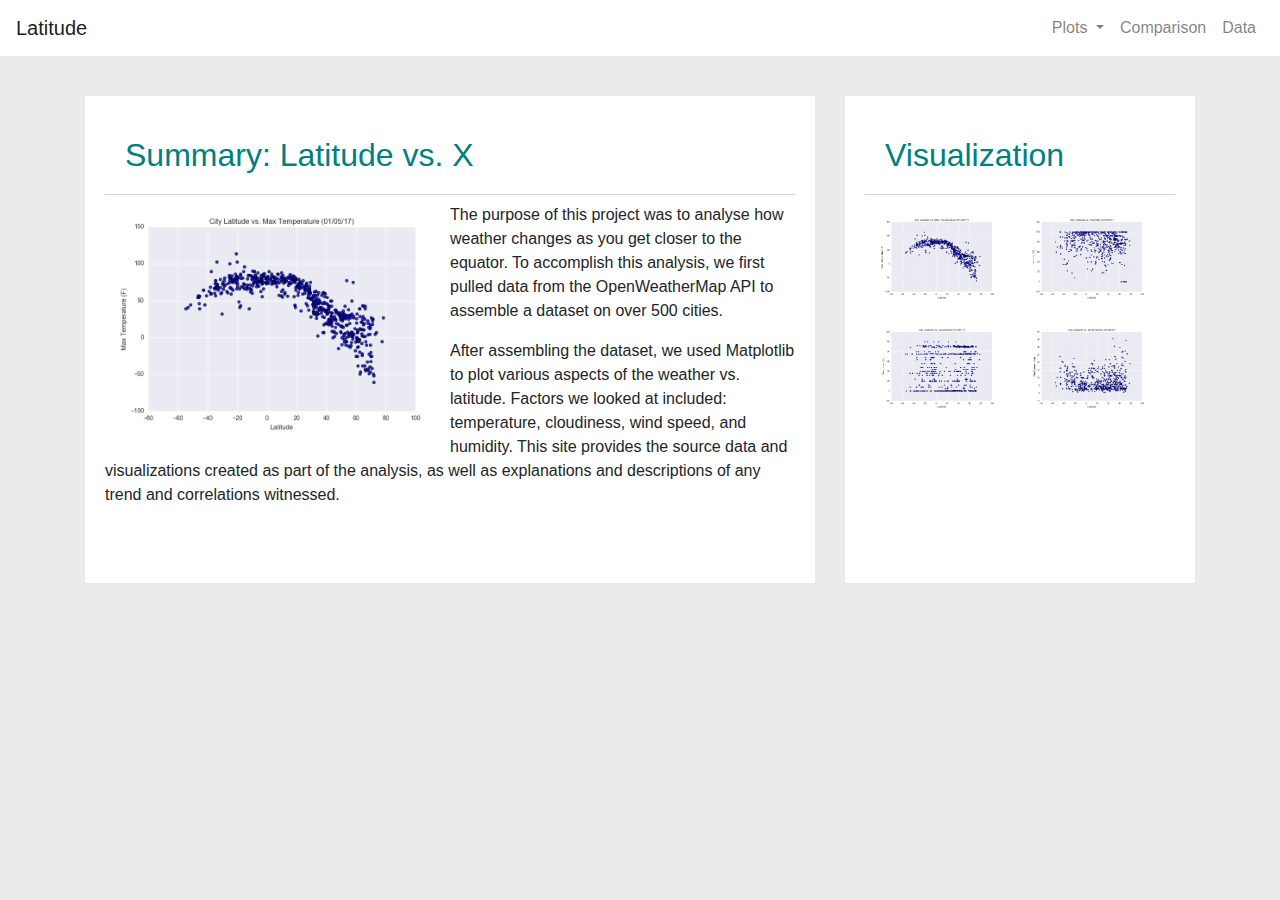
<file: index.html>
<!DOCTYPE html>
<html lang="en">

<head>
  <meta charset="utf-8">
  <title>web-design-challenge</title>
  <link rel="stylesheet" href="https://maxcdn.bootstrapcdn.com/bootstrap/4.5.2/css/bootstrap.min.css">
  <link rel="stylesheet" href="style.css">
</head>

<body class = "body" style="background-color: rgb(235, 235, 235);">
    <div class="container-liquid">
        <nav class="navbar navbar-expand-lg navbar-light" style="background-color: white;">
            <a class="navbar-brand mb-0 h1" href="index.html">Latitude</a>
            <button class="navbar-toggler" type="button" data-toggle="collapse" data-target="#navbarSupportedContent" aria-controls="navbarSupportedContent" aria-expanded="false" aria-label="Toggle navigation">
            <span class="navbar-toggler-icon"></span>
            </button>
            <div class="collapse navbar-collapse" id="navbarSupportedContent">
                <ul class="navbar-nav ml-auto">
                    <a class="nav-link dropdown-toggle" href="#" id="navbarDropdown" role="button" data-toggle="dropdown" aria-haspopup="true" aria-expanded="false">
                        Plots
                    </a>
                    <li class="nav-item dropdown">
                        <div class="dropdown-menu" aria-labelledby="navbarDropdown">
                            <a class="dropdown-item" href="temperature.html">Temperature</a>
                            <a class="dropdown-item" href="humidity.html">Humidity</a>
                            <a class="dropdown-item" href="cloudiness.html">Cloudiness</a>
                            <a class="dropdown-item" href="wind_speed.html">Wind Speed</a>
                        </div>
                    </li>
                    <li class="nav-item">
                    <a class="nav-link" href="comparison.html">Comparison</a>
                    </li>
                    <li class="nav-item">
                    <a class="nav-link" href="data.html">Data</a>
                    </li>
                </ul>
            </div>
        </nav>
        <main>
            <div class="container">
                <div class=row>
                    <div class="col-lg-8">
                        <div class="main_box">
                            <header class="header">
                                <h2 class="box_header">Summary: Latitude vs. X</h2>
                            </header>
                            <a>
                                <img src="Assets/images/Fig1.png" style="width:50%; float:left;"></img>
                                <p>The purpose of this project was to analyse how weather changes as you get closer to the equator. To accomplish this analysis, we first pulled data from the OpenWeatherMap API to assemble a dataset on over 500 cities.</p>
                                <p>After assembling the dataset, we used Matplotlib to plot various aspects of the weather vs. latitude. Factors we looked at included: temperature, cloudiness, wind speed, and humidity. This site provides the source data and visualizations created as part of the analysis, as well as explanations and descriptions of any trend and correlations witnessed.</p>
                            </a>
                        </div>
                    </div>
                    <div class="col-lg-4">
                        <div class="side_box">
                            <header class="header">
                                <h2 class="box_header">Visualization</h2>
                            </header>
                            <article>
                                <a href="temperature.html">
                                    <img src="Assets/images/Fig1.png" alt="Temperature" style="padding:10px; width:150px; float:left;">
                                </a>
                            </article>
                            <article>
                                <a href="humidity.html">
                                    <img src="Assets/images/Fig2.png" alt="Humidity" style="padding:10px; width:150px; float:left;">
                                </a>
                            </article>
                            <article>
                                <a href="cloudiness.html">
                                    <img src="Assets/images/Fig3.png" alt="Cloudiness" style="padding:10px; width:150px; float:left;">
                                </a>
                            </article>
                            <article>
                                <a href="wind_speed.html">
                                    <img src="Assets/images/Fig4.png" alt="Wind Speed" style="padding:10px; width:150px; float:left;">
                                </a>
                            </article>
                        </div>
                    </div>
                </div>
            </div>  
        </main>
    </div>

<script src="https://code.jquery.com/jquery-3.3.1.slim.min.js" integrity="sha384-q8i/X+965DzO0rT7abK41JStQIAqVgRVzpbzo5smXKp4YfRvH+8abtTE1Pi6jizo" crossorigin="anonymous"></script>
<script src="https://cdnjs.cloudflare.com/ajax/libs/popper.js/1.14.7/umd/popper.min.js" integrity="sha384-UO2eT0CpHqdSJQ6hJty5KVphtPhzWj9WO1clHTMGa3JDZwrnQq4sF86dIHNDz0W1" crossorigin="anonymous"></script>
<script src="https://stackpath.bootstrapcdn.com/bootstrap/4.3.1/js/bootstrap.min.js" integrity="sha384-JjSmVgyd0p3pXB1rRibZUAYoIIy6OrQ6VrjIEaFf/nJGzIxFDsf4x0xIM+B07jRM" crossorigin="anonymous"></script>
        
</body>

</html>
</file>
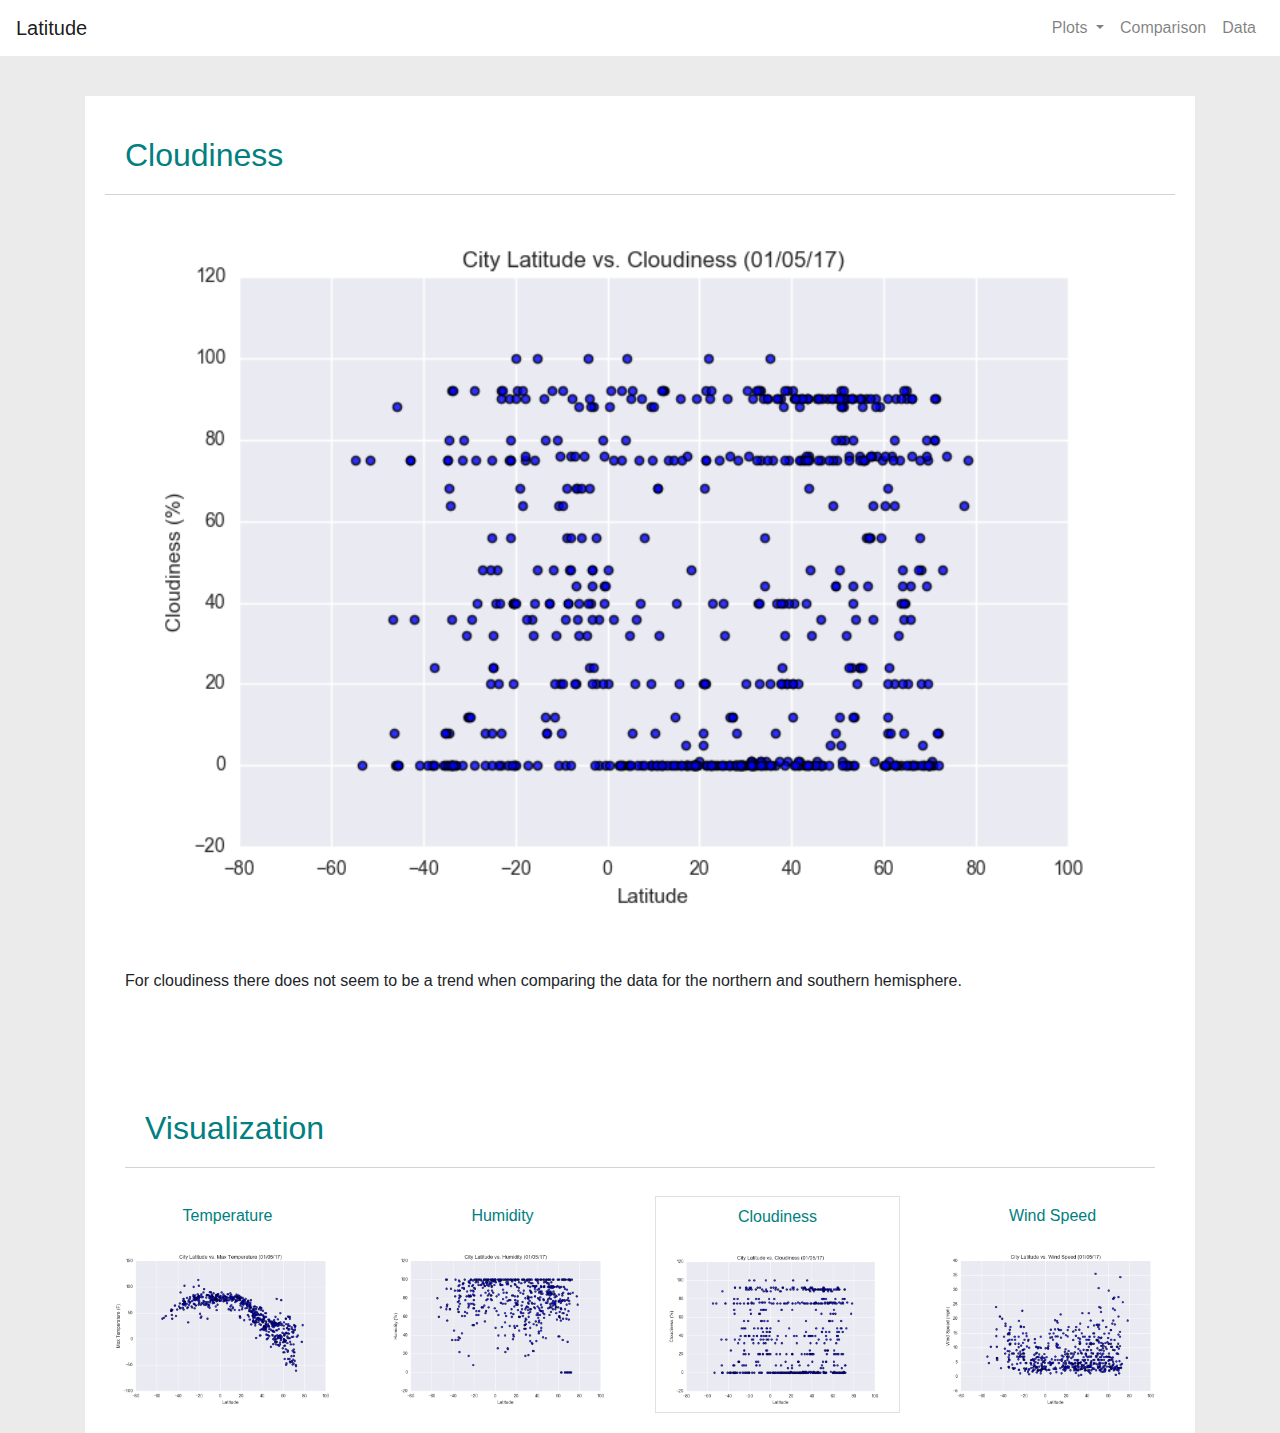
<file: cloudiness.html>
<!DOCTYPE html>
<html lang="en">

<head>
  <meta charset="utf-8">
  <title>web-design-challenge</title>
  <link rel="stylesheet" href="https://maxcdn.bootstrapcdn.com/bootstrap/4.5.2/css/bootstrap.min.css">
  <link rel="stylesheet" href="style.css">
</head>

<body class = "body" style="background-color: rgb(235, 235, 235);">
    <div class="container-liquid">
        <nav class="navbar navbar-expand-lg navbar-light" style="background-color: white;">
            <a class="navbar-brand mb-0 h1" href="index.html">Latitude</a>
            <button class="navbar-toggler" type="button" data-toggle="collapse" data-target="#navbarSupportedContent" aria-controls="navbarSupportedContent" aria-expanded="false" aria-label="Toggle navigation">
            <span class="navbar-toggler-icon"></span>
            </button>
            <div class="collapse navbar-collapse" id="navbarSupportedContent">
                <ul class="navbar-nav ml-auto">
                    <a class="nav-link dropdown-toggle" href="#" id="navbarDropdown" role="button" data-toggle="dropdown" aria-haspopup="true" aria-expanded="false">
                        Plots
                    </a>
                    <li class="nav-item dropdown">
                        <div class="dropdown-menu" aria-labelledby="navbarDropdown">
                            <a class="dropdown-item" href="temperature.html">Temperature</a>
                            <a class="dropdown-item" href="humidity.html">Humidity</a>
                            <a class="dropdown-item" href="cloudiness.html">Cloudiness</a>
                            <a class="dropdown-item" href="wind_speed.html">Wind Speed</a>
                        </div>
                    </li>
                    <li class="nav-item">
                    <a class="nav-link" href="comparison.html">Comparison</a>
                    </li>
                    <li class="nav-item">
                    <a class="nav-link" href="data.html">Data</a>
                    </li>
                </ul>
            </div>
        </nav>
        <main>
            <div class="container">
                <div class="main_box">
                    <div class="row">  
                        <div class="col-lg-12">
                            <header class="header">
                                <h2 class="box_header">Cloudiness</h2>
                            </header>
                        </div>
                    </div>
                    <div class="row">          
                        <div class="col-lg-12">
                            <div class="sub_box">
                                <article>
                                    <img src="Assets/images/Fig3.png" alt="Cloudiness" style="width:100%;">
                                    <p class="box_text">
                                        For cloudiness there does not seem to be a trend when comparing the data for the northern and southern hemisphere.
                                    </p>
                                </article>
                            </div>
                        </div>
                    </div>
                    <div class="row">
                        <div class="col-lg-12">
                            <div class="main_box">
                                <header class="header">
                                    <h2 class="box_header">Visualization</h2>
                                </header>
                            </div>
                        </div>
                    </div>        
                    <div class="row">
                        <div class="col-sm-3">
                            <div class="sub_box">
                                <article>
                                    <header class="header">
                                        <h6 class="box_subheader">Temperature</h6>
                                    </header>
                                    <a href="temperature.html">
                                        <img src="Assets/images/Fig1.png" alt="Temperature" style="width:100%;">
                                    </a>
                                </article>
                            </div>
                        </div>    
                        <div class="col-sm-3">
                            <div class="sub_box">        
                                <article>
                                    <header class="header">
                                        <h6 class="box_subheader">Humidity</h6>
                                    </header>
                                    <a href="humidity.html">
                                        <img src="Assets/images/Fig2.png" alt="Humidity" style="width:100%;">
                                    </a>
                                </article>
                            </div>
                        </div>  
                        <div class="col-sm-3">
                            <div class="sub_box">
                                <article class="border">
                                    <header class="header">
                                        <h6 class="box_subheader">Cloudiness</h6>
                                    </header>
                                    <a href="cloudiness.html">
                                        <img src="Assets/images/Fig3.png" alt="Cloudiness" style="width:100%;">
                                    </a>
                                </article>
                            </div>
                        </div>    
                        <div class="col-sm-3">
                            <div class="sub_box">        
                                <article>
                                    <header class="header">
                                        <h6 class="box_subheader">Wind Speed</h6>
                                    </header>
                                    <a href="wind_speed.html">
                                        <img src="Assets/images/Fig4.png" alt="Wind Speed" style="width:100%;">
                                    </a>
                                </article>
                            </div>
                        </div>
                    </div>
                </div>    
            </div>  
        </main>
    </div>

<script src="https://code.jquery.com/jquery-3.3.1.slim.min.js" integrity="sha384-q8i/X+965DzO0rT7abK41JStQIAqVgRVzpbzo5smXKp4YfRvH+8abtTE1Pi6jizo" crossorigin="anonymous"></script>
<script src="https://cdnjs.cloudflare.com/ajax/libs/popper.js/1.14.7/umd/popper.min.js" integrity="sha384-UO2eT0CpHqdSJQ6hJty5KVphtPhzWj9WO1clHTMGa3JDZwrnQq4sF86dIHNDz0W1" crossorigin="anonymous"></script>
<script src="https://stackpath.bootstrapcdn.com/bootstrap/4.3.1/js/bootstrap.min.js" integrity="sha384-JjSmVgyd0p3pXB1rRibZUAYoIIy6OrQ6VrjIEaFf/nJGzIxFDsf4x0xIM+B07jRM" crossorigin="anonymous"></script>
        
</body>

</html>
</file>
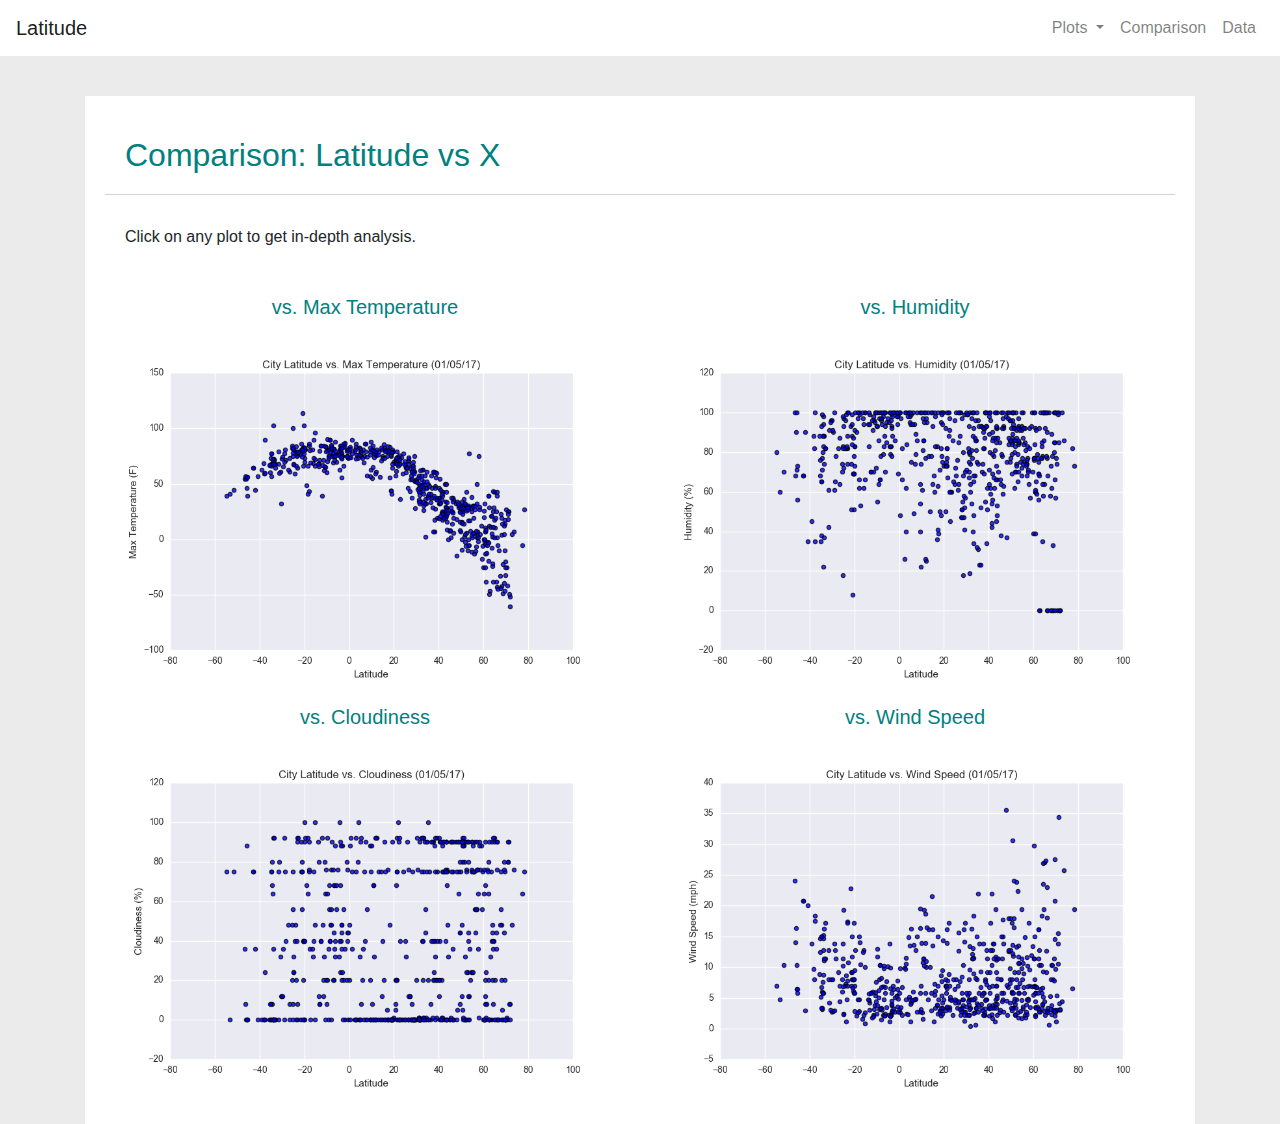
<file: comparison.html>
<!DOCTYPE html>
<html lang="en">

<head>
  <meta charset="utf-8">
  <title>web-design-challenge</title>
  <link rel="stylesheet" href="https://maxcdn.bootstrapcdn.com/bootstrap/4.5.2/css/bootstrap.min.css">
  <link rel="stylesheet" href="style.css">
</head>

<body class = "body" style="background-color: rgb(235, 235, 235);">
    <div class="container-liquid">
        <nav class="navbar navbar-expand-lg navbar-light" style="background-color: white;">
            <a class="navbar-brand mb-0 h1" href="index.html">Latitude</a>
            <button class="navbar-toggler" type="button" data-toggle="collapse" data-target="#navbarSupportedContent" aria-controls="navbarSupportedContent" aria-expanded="false" aria-label="Toggle navigation">
            <span class="navbar-toggler-icon"></span>
            </button>
            <div class="collapse navbar-collapse" id="navbarSupportedContent">
                <ul class="navbar-nav ml-auto">
                    <a class="nav-link dropdown-toggle" href="#" id="navbarDropdown" role="button" data-toggle="dropdown" aria-haspopup="true" aria-expanded="false">
                        Plots
                    </a>
                    <li class="nav-item dropdown">
                        <div class="dropdown-menu" aria-labelledby="navbarDropdown">
                            <a class="dropdown-item" href="temperature.html">Temperature</a>
                            <a class="dropdown-item" href="humidity.html">Humidity</a>
                            <a class="dropdown-item" href="cloudiness.html">Cloudiness</a>
                            <a class="dropdown-item" href="wind_speed.html">Wind Speed</a>
                        </div>
                    </li>
                    <li class="nav-item">
                    <a class="nav-link" href="comparison.html">Comparison</a>
                    </li>
                    <li class="nav-item">
                    <a class="nav-link" href="data.html">Data</a>
                    </li>
                </ul>
            </div>
        </nav>
        <main>
            <div class="container">
                <div class="main_box">
                    <div class="row">  
                        <div class="col-lg-12">
                            <header class="header">
                                <h2 class="box_header">Comparison: Latitude vs X</h2>
                            </header>
                            <article>
                                <p class="box_text">Click on any plot to get in-depth analysis.</p>
                            </article>
                        </div>
                    </div>
                    <div class="row">          
                        <div class="col-lg-6">
                            <div class="sub_box">
                                <article>
                                    <header class="header">
                                        <h5 class="box_subheader">vs. Max Temperature</h5>
                                    </header>
                                    <a href="temperature.html">
                                        <img src="Assets/images/Fig1.png" alt="Temperature" style="width:100%;">
                                    </a>
                                </article>
                            </div>
                        </div>
                        <div class="col-lg-6">
                            <div class="sub_box">        
                                <article>
                                    <header class="header">
                                        <h5 class="box_subheader">vs. Humidity</h5>
                                    </header>
                                    <a href="humidity.html">
                                        <img src="Assets/images/Fig2.png" alt="Humidity" style="width:100%;">
                                    </a>
                                </article>
                            </div>
                        </div>
                    </div>
                    <div class="row">  
                        <div class="col-lg-6">
                            <div class="sub_box">
                                <article>
                                    <header class="header">
                                        <h5 class="box_subheader">vs. Cloudiness</h5>
                                    </header>
                                    <a href="cloudiness.html">
                                        <img src="Assets/images/Fig3.png" alt="Cloudiness" style="width:100%;">
                                    </a>
                                </article>
                            </div>
                        </div>    
                        <div class="col-lg-6">
                            <div class="sub_box">        
                                <article>
                                    <header class="header">
                                        <h5 class="box_subheader">vs. Wind Speed</h5>
                                    </header>
                                    <a href="wind_speed.html">
                                        <img src="Assets/images/Fig4.png" alt="Wind Speed" style="width:100%;">
                                    </a>
                                </article>
                            </div>
                        </div>
                    </div>
                </div>    
            </div>  
        </main>
    </div>

<script src="https://code.jquery.com/jquery-3.3.1.slim.min.js" integrity="sha384-q8i/X+965DzO0rT7abK41JStQIAqVgRVzpbzo5smXKp4YfRvH+8abtTE1Pi6jizo" crossorigin="anonymous"></script>
<script src="https://cdnjs.cloudflare.com/ajax/libs/popper.js/1.14.7/umd/popper.min.js" integrity="sha384-UO2eT0CpHqdSJQ6hJty5KVphtPhzWj9WO1clHTMGa3JDZwrnQq4sF86dIHNDz0W1" crossorigin="anonymous"></script>
<script src="https://stackpath.bootstrapcdn.com/bootstrap/4.3.1/js/bootstrap.min.js" integrity="sha384-JjSmVgyd0p3pXB1rRibZUAYoIIy6OrQ6VrjIEaFf/nJGzIxFDsf4x0xIM+B07jRM" crossorigin="anonymous"></script>
        
</body>

</html>
</file>
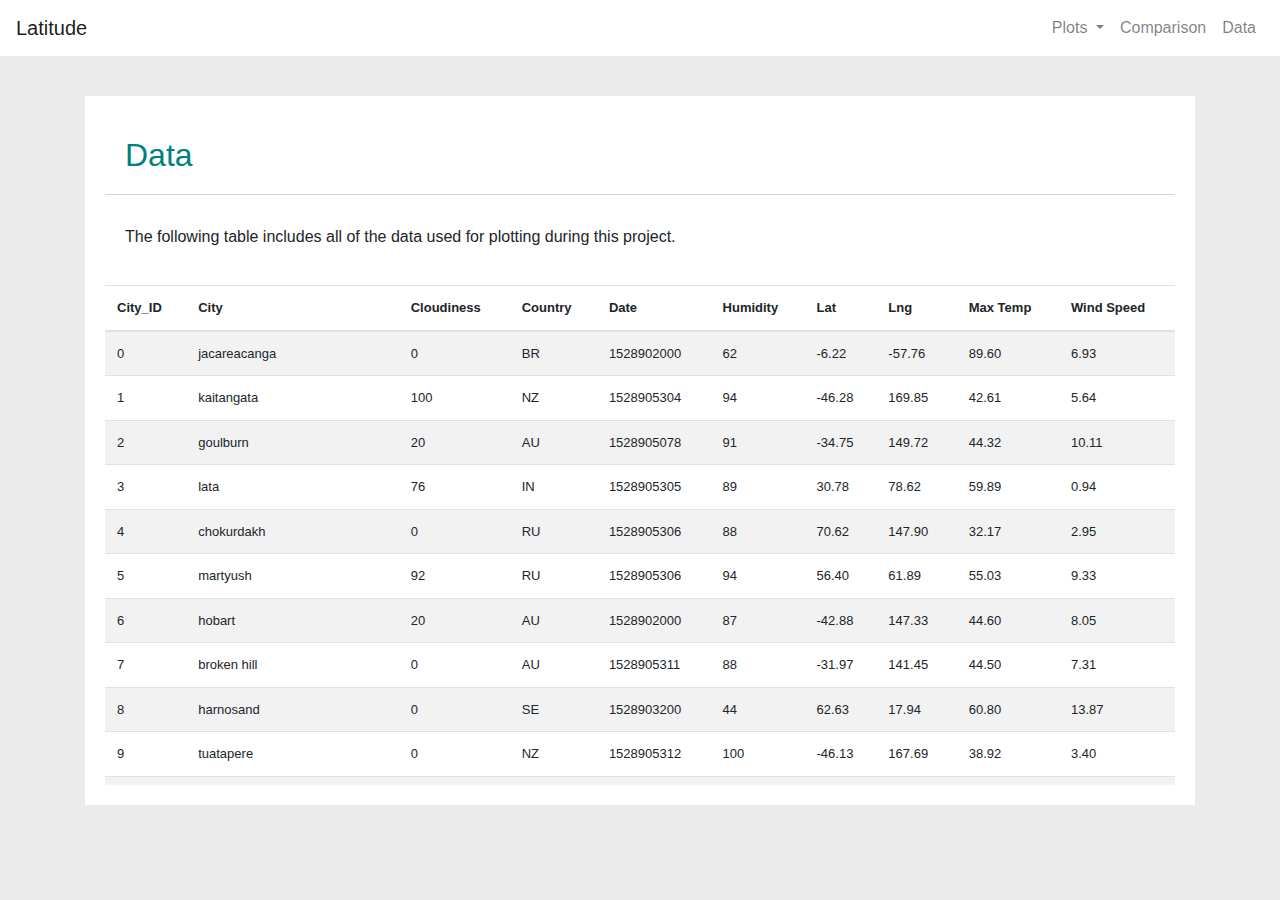
<file: data.html>
<!DOCTYPE html>
<html lang="en">

<head>
  <meta charset="utf-8">
  <title>web-design-challenge</title>
  <link rel="stylesheet" href="https://maxcdn.bootstrapcdn.com/bootstrap/4.5.2/css/bootstrap.min.css">
  <link rel="stylesheet" href="style.css">
</head>

<body class = "body" style="background-color: rgb(235, 235, 235);">
    <div class="container-liquid">
        <nav class="navbar navbar-expand-lg navbar-light" style="background-color: white;">
            <a class="navbar-brand mb-0 h1" href="index.html">Latitude</a>
            <button class="navbar-toggler" type="button" data-toggle="collapse" data-target="#navbarSupportedContent" aria-controls="navbarSupportedContent" aria-expanded="false" aria-label="Toggle navigation">
            <span class="navbar-toggler-icon"></span>
            </button>
            <div class="collapse navbar-collapse" id="navbarSupportedContent">
                <ul class="navbar-nav ml-auto">
                    <a class="nav-link dropdown-toggle" href="#" id="navbarDropdown" role="button" data-toggle="dropdown" aria-haspopup="true" aria-expanded="false">
                        Plots
                    </a>
                    <li class="nav-item dropdown">
                        <div class="dropdown-menu" aria-labelledby="navbarDropdown">
                            <a class="dropdown-item" href="temperature.html">Temperature</a>
                            <a class="dropdown-item" href="humidity.html">Humidity</a>
                            <a class="dropdown-item" href="cloudiness.html">Cloudiness</a>
                            <a class="dropdown-item" href="wind_speed.html">Wind Speed</a>
                        </div>
                    </li>
                    <li class="nav-item">
                    <a class="nav-link" href="comparison.html">Comparison</a>
                    </li>
                    <li class="nav-item">
                    <a class="nav-link" href="data.html">Data</a>
                    </li>
                </ul>
            </div>
        </nav>
        <main>
            <div class="container">
                <div class="main_box">
                    <div class="row">  
                        <div class="col-lg-12">
                            <header class="header">
                                <h2 class="box_header">Data</h2>
                            </header>
                            <article class="box_text">
                                <p>The following table includes all of the data used for plotting during this project.</p>
                            </article>
                            <div style="overflow-x:auto; max-height: 500px; font-size: small;">
                              <table class="table table-striped">
                                  <thead>
                                    <tr>
                                      <th>City_ID</th>
                                      <th>City</th>
                                      <th>Cloudiness</th>
                                      <th>Country</th>
                                      <th>Date</th>
                                      <th>Humidity</th>
                                      <th>Lat</th>
                                      <th>Lng</th>
                                      <th>Max Temp</th>
                                      <th>Wind Speed</th>
                                    </tr>
                                  </thead>
                                  <tbody>
                                    <tr>
                                      <td>0</td>
                                      <td>jacareacanga</td>
                                      <td>0</td>
                                      <td>BR</td>
                                      <td>1528902000</td>
                                      <td>62</td>
                                      <td>-6.22</td>
                                      <td>-57.76</td>
                                      <td>89.60</td>
                                      <td>6.93</td>
                                    </tr>
                                    <tr>
                                      <td>1</td>
                                      <td>kaitangata</td>
                                      <td>100</td>
                                      <td>NZ</td>
                                      <td>1528905304</td>
                                      <td>94</td>
                                      <td>-46.28</td>
                                      <td>169.85</td>
                                      <td>42.61</td>
                                      <td>5.64</td>
                                    </tr>
                                    <tr>
                                      <td>2</td>
                                      <td>goulburn</td>
                                      <td>20</td>
                                      <td>AU</td>
                                      <td>1528905078</td>
                                      <td>91</td>
                                      <td>-34.75</td>
                                      <td>149.72</td>
                                      <td>44.32</td>
                                      <td>10.11</td>
                                    </tr>
                                    <tr>
                                      <td>3</td>
                                      <td>lata</td>
                                      <td>76</td>
                                      <td>IN</td>
                                      <td>1528905305</td>
                                      <td>89</td>
                                      <td>30.78</td>
                                      <td>78.62</td>
                                      <td>59.89</td>
                                      <td>0.94</td>
                                    </tr>
                                    <tr>
                                      <td>4</td>
                                      <td>chokurdakh</td>
                                      <td>0</td>
                                      <td>RU</td>
                                      <td>1528905306</td>
                                      <td>88</td>
                                      <td>70.62</td>
                                      <td>147.90</td>
                                      <td>32.17</td>
                                      <td>2.95</td>
                                    </tr>
                                    <tr>
                                      <td>5</td>
                                      <td>martyush</td>
                                      <td>92</td>
                                      <td>RU</td>
                                      <td>1528905306</td>
                                      <td>94</td>
                                      <td>56.40</td>
                                      <td>61.89</td>
                                      <td>55.03</td>
                                      <td>9.33</td>
                                    </tr>
                                    <tr>
                                      <td>6</td>
                                      <td>hobart</td>
                                      <td>20</td>
                                      <td>AU</td>
                                      <td>1528902000</td>
                                      <td>87</td>
                                      <td>-42.88</td>
                                      <td>147.33</td>
                                      <td>44.60</td>
                                      <td>8.05</td>
                                    </tr>
                                    <tr>
                                      <td>7</td>
                                      <td>broken hill</td>
                                      <td>0</td>
                                      <td>AU</td>
                                      <td>1528905311</td>
                                      <td>88</td>
                                      <td>-31.97</td>
                                      <td>141.45</td>
                                      <td>44.50</td>
                                      <td>7.31</td>
                                    </tr>
                                    <tr>
                                      <td>8</td>
                                      <td>harnosand</td>
                                      <td>0</td>
                                      <td>SE</td>
                                      <td>1528903200</td>
                                      <td>44</td>
                                      <td>62.63</td>
                                      <td>17.94</td>
                                      <td>60.80</td>
                                      <td>13.87</td>
                                    </tr>
                                    <tr>
                                      <td>9</td>
                                      <td>tuatapere</td>
                                      <td>0</td>
                                      <td>NZ</td>
                                      <td>1528905312</td>
                                      <td>100</td>
                                      <td>-46.13</td>
                                      <td>167.69</td>
                                      <td>38.92</td>
                                      <td>3.40</td>
                                    </tr>
                                    <tr>
                                      <td>10</td>
                                      <td>puerto ayora</td>
                                      <td>90</td>
                                      <td>EC</td>
                                      <td>1528902000</td>
                                      <td>69</td>
                                      <td>-0.74</td>
                                      <td>-90.35</td>
                                      <td>77.00</td>
                                      <td>13.87</td>
                                    </tr>
                                    <tr>
                                      <td>11</td>
                                      <td>havre-saint-pierre</td>
                                      <td>75</td>
                                      <td>CA</td>
                                      <td>1528902000</td>
                                      <td>58</td>
                                      <td>50.23</td>
                                      <td>-63.60</td>
                                      <td>53.60</td>
                                      <td>19.46</td>
                                    </tr>
                                    <tr>
                                      <td>12</td>
                                      <td>punta arenas</td>
                                      <td>0</td>
                                      <td>CL</td>
                                      <td>1528902000</td>
                                      <td>100</td>
                                      <td>-53.16</td>
                                      <td>-70.91</td>
                                      <td>35.60</td>
                                      <td>9.17</td>
                                    </tr>
                                    <tr>
                                      <td>13</td>
                                      <td>tasiilaq</td>
                                      <td>75</td>
                                      <td>GL</td>
                                      <td>1528901400</td>
                                      <td>60</td>
                                      <td>65.61</td>
                                      <td>-37.64</td>
                                      <td>39.20</td>
                                      <td>2.24</td>
                                    </tr>
                                    <tr>
                                      <td>14</td>
                                      <td>chapais</td>
                                      <td>40</td>
                                      <td>CA</td>
                                      <td>1528902000</td>
                                      <td>38</td>
                                      <td>49.78</td>
                                      <td>-74.86</td>
                                      <td>59.00</td>
                                      <td>10.29</td>
                                    </tr>
                                    <tr>
                                      <td>15</td>
                                      <td>avarua</td>
                                      <td>40</td>
                                      <td>CK</td>
                                      <td>1528902000</td>
                                      <td>56</td>
                                      <td>-21.21</td>
                                      <td>-159.78</td>
                                      <td>73.40</td>
                                      <td>10.29</td>
                                    </tr>
                                    <tr>
                                      <td>16</td>
                                      <td>hofn</td>
                                      <td>75</td>
                                      <td>IS</td>
                                      <td>1528902000</td>
                                      <td>87</td>
                                      <td>64.25</td>
                                      <td>-15.21</td>
                                      <td>51.80</td>
                                      <td>8.05</td>
                                    </tr>
                                    <tr>
                                      <td>17</td>
                                      <td>yukamenskoye</td>
                                      <td>92</td>
                                      <td>RU</td>
                                      <td>1528905315</td>
                                      <td>98</td>
                                      <td>57.89</td>
                                      <td>52.24</td>
                                      <td>56.65</td>
                                      <td>10.22</td>
                                    </tr>
                                    <tr>
                                      <td>18</td>
                                      <td>khandbari</td>
                                      <td>80</td>
                                      <td>NP</td>
                                      <td>1528905315</td>
                                      <td>67</td>
                                      <td>27.38</td>
                                      <td>87.21</td>
                                      <td>44.59</td>
                                      <td>1.39</td>
                                    </tr>
                                    <tr>
                                      <td>19</td>
                                      <td>bethel</td>
                                      <td>1</td>
                                      <td>US</td>
                                      <td>1528901580</td>
                                      <td>93</td>
                                      <td>60.79</td>
                                      <td>-161.76</td>
                                      <td>44.60</td>
                                      <td>8.05</td>
                                    </tr>
                                    <tr>
                                      <td>20</td>
                                      <td>ushuaia</td>
                                      <td>75</td>
                                      <td>AR</td>
                                      <td>1528902000</td>
                                      <td>64</td>
                                      <td>-54.81</td>
                                      <td>-68.31</td>
                                      <td>41.00</td>
                                      <td>3.36</td>
                                    </tr>
                                    <tr>
                                      <td>21</td>
                                      <td>east london</td>
                                      <td>0</td>
                                      <td>ZA</td>
                                      <td>1528902000</td>
                                      <td>37</td>
                                      <td>-33.02</td>
                                      <td>27.91</td>
                                      <td>69.80</td>
                                      <td>5.82</td>
                                    </tr>
                                    <tr>
                                      <td>22</td>
                                      <td>bluff</td>
                                      <td>76</td>
                                      <td>AU</td>
                                      <td>1528905321</td>
                                      <td>76</td>
                                      <td>-23.58</td>
                                      <td>149.07</td>
                                      <td>61.96</td>
                                      <td>4.74</td>
                                    </tr>
                                    <tr>
                                      <td>23</td>
                                      <td>mount isa</td>
                                      <td>75</td>
                                      <td>AU</td>
                                      <td>1528902000</td>
                                      <td>100</td>
                                      <td>-20.73</td>
                                      <td>139.49</td>
                                      <td>64.40</td>
                                      <td>3.29</td>
                                    </tr>
                                    <tr>
                                      <td>24</td>
                                      <td>pevek</td>
                                      <td>0</td>
                                      <td>RU</td>
                                      <td>1528905321</td>
                                      <td>71</td>
                                      <td>69.70</td>
                                      <td>170.27</td>
                                      <td>36.94</td>
                                      <td>6.98</td>
                                    </tr>
                                    <tr>
                                      <td>25</td>
                                      <td>gao</td>
                                      <td>24</td>
                                      <td>ML</td>
                                      <td>1528905321</td>
                                      <td>16</td>
                                      <td>16.28</td>
                                      <td>-0.04</td>
                                      <td>110.02</td>
                                      <td>4.97</td>
                                    </tr>
                                    <tr>
                                      <td>26</td>
                                      <td>cabo san lucas</td>
                                      <td>75</td>
                                      <td>MX</td>
                                      <td>1528901160</td>
                                      <td>74</td>
                                      <td>22.89</td>
                                      <td>-109.91</td>
                                      <td>84.20</td>
                                      <td>10.29</td>
                                    </tr>
                                    <tr>
                                      <td>27</td>
                                      <td>sao filipe</td>
                                      <td>0</td>
                                      <td>CV</td>
                                      <td>1528905323</td>
                                      <td>88</td>
                                      <td>14.90</td>
                                      <td>-24.50</td>
                                      <td>75.73</td>
                                      <td>13.02</td>
                                    </tr>
                                    <tr>
                                      <td>28</td>
                                      <td>tiksi</td>
                                      <td>44</td>
                                      <td>RU</td>
                                      <td>1528905298</td>
                                      <td>58</td>
                                      <td>71.64</td>
                                      <td>128.87</td>
                                      <td>57.73</td>
                                      <td>10.11</td>
                                    </tr>
                                    <tr>
                                      <td>29</td>
                                      <td>busselton</td>
                                      <td>92</td>
                                      <td>AU</td>
                                      <td>1528905323</td>
                                      <td>100</td>
                                      <td>-33.64</td>
                                      <td>115.35</td>
                                      <td>60.43</td>
                                      <td>10.56</td>
                                    </tr>
                                    <tr>
                                      <td>30</td>
                                      <td>alofi</td>
                                      <td>76</td>
                                      <td>NU</td>
                                      <td>1528902000</td>
                                      <td>88</td>
                                      <td>-19.06</td>
                                      <td>-169.92</td>
                                      <td>71.60</td>
                                      <td>3.36</td>
                                    </tr>
                                    <tr>
                                      <td>31</td>
                                      <td>ola</td>
                                      <td>75</td>
                                      <td>RU</td>
                                      <td>1528902000</td>
                                      <td>100</td>
                                      <td>59.58</td>
                                      <td>151.30</td>
                                      <td>42.80</td>
                                      <td>7.76</td>
                                    </tr>
                                    <tr>
                                      <td>32</td>
                                      <td>atar</td>
                                      <td>20</td>
                                      <td>MR</td>
                                      <td>1528902000</td>
                                      <td>19</td>
                                      <td>20.52</td>
                                      <td>-13.05</td>
                                      <td>91.40</td>
                                      <td>9.17</td>
                                    </tr>
                                    <tr>
                                      <td>33</td>
                                      <td>rikitea</td>
                                      <td>0</td>
                                      <td>PF</td>
                                      <td>1528905325</td>
                                      <td>100</td>
                                      <td>-23.12</td>
                                      <td>-134.97</td>
                                      <td>73.57</td>
                                      <td>8.66</td>
                                    </tr>
                                    <tr>
                                      <td>34</td>
                                      <td>hermanus</td>
                                      <td>0</td>
                                      <td>ZA</td>
                                      <td>1528905325</td>
                                      <td>24</td>
                                      <td>-34.42</td>
                                      <td>19.24</td>
                                      <td>77.17</td>
                                      <td>8.66</td>
                                    </tr>
                                    <tr>
                                      <td>35</td>
                                      <td>ponta delgada</td>
                                      <td>75</td>
                                      <td>PT</td>
                                      <td>1528903800</td>
                                      <td>88</td>
                                      <td>37.73</td>
                                      <td>-25.67</td>
                                      <td>71.60</td>
                                      <td>12.75</td>
                                    </tr>
                                    <tr>
                                      <td>36</td>
                                      <td>bambari</td>
                                      <td>24</td>
                                      <td>CF</td>
                                      <td>1528905326</td>
                                      <td>84</td>
                                      <td>5.77</td>
                                      <td>20.68</td>
                                      <td>81.85</td>
                                      <td>7.65</td>
                                    </tr>
                                    <tr>
                                      <td>37</td>
                                      <td>cap malheureux</td>
                                      <td>75</td>
                                      <td>MU</td>
                                      <td>1528902000</td>
                                      <td>69</td>
                                      <td>-19.98</td>
                                      <td>57.61</td>
                                      <td>75.20</td>
                                      <td>14.99</td>
                                    </tr>
                                    <tr>
                                      <td>38</td>
                                      <td>puerto escondido</td>
                                      <td>75</td>
                                      <td>MX</td>
                                      <td>1528901100</td>
                                      <td>65</td>
                                      <td>15.86</td>
                                      <td>-97.07</td>
                                      <td>80.60</td>
                                      <td>3.36</td>
                                    </tr>
                                    <tr>
                                      <td>39</td>
                                      <td>qaanaaq</td>
                                      <td>32</td>
                                      <td>GL</td>
                                      <td>1528905330</td>
                                      <td>100</td>
                                      <td>77.48</td>
                                      <td>-69.36</td>
                                      <td>31.45</td>
                                      <td>6.31</td>
                                    </tr>
                                    <tr>
                                      <td>40</td>
                                      <td>new norfolk</td>
                                      <td>20</td>
                                      <td>AU</td>
                                      <td>1528902000</td>
                                      <td>87</td>
                                      <td>-42.78</td>
                                      <td>147.06</td>
                                      <td>44.60</td>
                                      <td>8.05</td>
                                    </tr>
                                    <tr>
                                      <td>41</td>
                                      <td>najran</td>
                                      <td>40</td>
                                      <td>SA</td>
                                      <td>1528902000</td>
                                      <td>13</td>
                                      <td>17.54</td>
                                      <td>44.22</td>
                                      <td>98.60</td>
                                      <td>11.41</td>
                                    </tr>
                                    <tr>
                                      <td>42</td>
                                      <td>isla mujeres</td>
                                      <td>90</td>
                                      <td>MX</td>
                                      <td>1528904340</td>
                                      <td>100</td>
                                      <td>21.23</td>
                                      <td>-86.73</td>
                                      <td>75.20</td>
                                      <td>16.11</td>
                                    </tr>
                                    <tr>
                                      <td>43</td>
                                      <td>mar del plata</td>
                                      <td>0</td>
                                      <td>AR</td>
                                      <td>1528905297</td>
                                      <td>100</td>
                                      <td>-46.43</td>
                                      <td>-67.52</td>
                                      <td>32.53</td>
                                      <td>7.31</td>
                                    </tr>
                                    <tr>
                                      <td>44</td>
                                      <td>provideniya</td>
                                      <td>0</td>
                                      <td>RU</td>
                                      <td>1528905332</td>
                                      <td>91</td>
                                      <td>64.42</td>
                                      <td>-173.23</td>
                                      <td>40.63</td>
                                      <td>10.78</td>
                                    </tr>
                                    <tr>
                                      <td>45</td>
                                      <td>jamestown</td>
                                      <td>12</td>
                                      <td>AU</td>
                                      <td>1528905333</td>
                                      <td>88</td>
                                      <td>-33.21</td>
                                      <td>138.60</td>
                                      <td>43.15</td>
                                      <td>10.89</td>
                                    </tr>
                                    <tr>
                                      <td>46</td>
                                      <td>medicine hat</td>
                                      <td>20</td>
                                      <td>CA</td>
                                      <td>1528902000</td>
                                      <td>34</td>
                                      <td>50.04</td>
                                      <td>-110.68</td>
                                      <td>66.20</td>
                                      <td>14.99</td>
                                    </tr>
                                    <tr>
                                      <td>47</td>
                                      <td>katsuura</td>
                                      <td>8</td>
                                      <td>JP</td>
                                      <td>1528905334</td>
                                      <td>88</td>
                                      <td>33.93</td>
                                      <td>134.50</td>
                                      <td>62.05</td>
                                      <td>7.54</td>
                                    </tr>
                                    <tr>
                                      <td>48</td>
                                      <td>aklavik</td>
                                      <td>20</td>
                                      <td>CA</td>
                                      <td>1528902000</td>
                                      <td>53</td>
                                      <td>68.22</td>
                                      <td>-135.01</td>
                                      <td>51.80</td>
                                      <td>11.41</td>
                                    </tr>
                                    <tr>
                                      <td>49</td>
                                      <td>tuktoyaktuk</td>
                                      <td>20</td>
                                      <td>CA</td>
                                      <td>1528902000</td>
                                      <td>61</td>
                                      <td>69.44</td>
                                      <td>-133.03</td>
                                      <td>46.40</td>
                                      <td>6.93</td>
                                    </tr>
                                    <tr>
                                      <td>50</td>
                                      <td>kapaa</td>
                                      <td>90</td>
                                      <td>US</td>
                                      <td>1528901760</td>
                                      <td>88</td>
                                      <td>22.08</td>
                                      <td>-159.32</td>
                                      <td>75.20</td>
                                      <td>14.99</td>
                                    </tr>
                                    <tr>
                                      <td>51</td>
                                      <td>mildura</td>
                                      <td>0</td>
                                      <td>AU</td>
                                      <td>1528905300</td>
                                      <td>92</td>
                                      <td>-34.18</td>
                                      <td>142.16</td>
                                      <td>45.67</td>
                                      <td>9.66</td>
                                    </tr>
                                    <tr>
                                      <td>52</td>
                                      <td>souillac</td>
                                      <td>75</td>
                                      <td>FR</td>
                                      <td>1528903800</td>
                                      <td>49</td>
                                      <td>45.60</td>
                                      <td>-0.60</td>
                                      <td>73.40</td>
                                      <td>10.29</td>
                                    </tr>
                                    <tr>
                                      <td>53</td>
                                      <td>lorengau</td>
                                      <td>100</td>
                                      <td>PG</td>
                                      <td>1528905336</td>
                                      <td>100</td>
                                      <td>-2.02</td>
                                      <td>147.27</td>
                                      <td>80.59</td>
                                      <td>3.85</td>
                                    </tr>
                                    <tr>
                                      <td>54</td>
                                      <td>praia</td>
                                      <td>20</td>
                                      <td>BR</td>
                                      <td>1528902000</td>
                                      <td>47</td>
                                      <td>-20.25</td>
                                      <td>-43.81</td>
                                      <td>82.40</td>
                                      <td>3.36</td>
                                    </tr>
                                    <tr>
                                      <td>55</td>
                                      <td>port alfred</td>
                                      <td>0</td>
                                      <td>ZA</td>
                                      <td>1528905338</td>
                                      <td>50</td>
                                      <td>-33.59</td>
                                      <td>26.89</td>
                                      <td>76.54</td>
                                      <td>7.20</td>
                                    </tr>
                                    <tr>
                                      <td>56</td>
                                      <td>barranca</td>
                                      <td>0</td>
                                      <td>PE</td>
                                      <td>1528905339</td>
                                      <td>98</td>
                                      <td>-10.75</td>
                                      <td>-77.76</td>
                                      <td>61.87</td>
                                      <td>9.89</td>
                                    </tr>
                                    <tr>
                                      <td>57</td>
                                      <td>nome</td>
                                      <td>40</td>
                                      <td>US</td>
                                      <td>1528902900</td>
                                      <td>70</td>
                                      <td>30.04</td>
                                      <td>-94.42</td>
                                      <td>87.80</td>
                                      <td>3.36</td>
                                    </tr>
                                    <tr>
                                      <td>58</td>
                                      <td>matay</td>
                                      <td>0</td>
                                      <td>EG</td>
                                      <td>1528905339</td>
                                      <td>23</td>
                                      <td>28.42</td>
                                      <td>30.79</td>
                                      <td>97.69</td>
                                      <td>6.98</td>
                                    </tr>
                                    <tr>
                                      <td>59</td>
                                      <td>saskylakh</td>
                                      <td>48</td>
                                      <td>RU</td>
                                      <td>1528905339</td>
                                      <td>55</td>
                                      <td>71.97</td>
                                      <td>114.09</td>
                                      <td>59.53</td>
                                      <td>5.86</td>
                                    </tr>
                                    <tr>
                                      <td>60</td>
                                      <td>itarema</td>
                                      <td>0</td>
                                      <td>BR</td>
                                      <td>1528905340</td>
                                      <td>61</td>
                                      <td>-2.92</td>
                                      <td>-39.92</td>
                                      <td>88.33</td>
                                      <td>12.57</td>
                                    </tr>
                                    <tr>
                                      <td>61</td>
                                      <td>butaritari</td>
                                      <td>56</td>
                                      <td>KI</td>
                                      <td>1528905340</td>
                                      <td>100</td>
                                      <td>3.07</td>
                                      <td>172.79</td>
                                      <td>81.13</td>
                                      <td>7.31</td>
                                    </tr>
                                    <tr>
                                      <td>62</td>
                                      <td>peniche</td>
                                      <td>20</td>
                                      <td>PT</td>
                                      <td>1528903800</td>
                                      <td>64</td>
                                      <td>39.36</td>
                                      <td>-9.38</td>
                                      <td>75.20</td>
                                      <td>12.75</td>
                                    </tr>
                                    <tr>
                                      <td>63</td>
                                      <td>beloha</td>
                                      <td>0</td>
                                      <td>MG</td>
                                      <td>1528905340</td>
                                      <td>57</td>
                                      <td>-25.17</td>
                                      <td>45.06</td>
                                      <td>71.95</td>
                                      <td>16.37</td>
                                    </tr>
                                    <tr>
                                      <td>64</td>
                                      <td>anadyr</td>
                                      <td>0</td>
                                      <td>RU</td>
                                      <td>1528902000</td>
                                      <td>57</td>
                                      <td>64.73</td>
                                      <td>177.51</td>
                                      <td>48.20</td>
                                      <td>4.47</td>
                                    </tr>
                                    <tr>
                                      <td>65</td>
                                      <td>luderitz</td>
                                      <td>12</td>
                                      <td>NaN</td>
                                      <td>1528905342</td>
                                      <td>64</td>
                                      <td>-26.65</td>
                                      <td>15.16</td>
                                      <td>64.03</td>
                                      <td>17.38</td>
                                    </tr>
                                    <tr>
                                      <td>66</td>
                                      <td>rochester</td>
                                      <td>1</td>
                                      <td>US</td>
                                      <td>1528902960</td>
                                      <td>37</td>
                                      <td>44.02</td>
                                      <td>-92.46</td>
                                      <td>73.40</td>
                                      <td>6.93</td>
                                    </tr>
                                    <tr>
                                      <td>67</td>
                                      <td>bosaso</td>
                                      <td>0</td>
                                      <td>SO</td>
                                      <td>1528905347</td>
                                      <td>86</td>
                                      <td>11.28</td>
                                      <td>49.18</td>
                                      <td>89.77</td>
                                      <td>3.96</td>
                                    </tr>
                                    <tr>
                                      <td>68</td>
                                      <td>faanui</td>
                                      <td>0</td>
                                      <td>PF</td>
                                      <td>1528905347</td>
                                      <td>100</td>
                                      <td>-16.48</td>
                                      <td>-151.75</td>
                                      <td>79.96</td>
                                      <td>11.79</td>
                                    </tr>
                                    <tr>
                                      <td>69</td>
                                      <td>grindavik</td>
                                      <td>75</td>
                                      <td>IS</td>
                                      <td>1528902000</td>
                                      <td>70</td>
                                      <td>63.84</td>
                                      <td>-22.43</td>
                                      <td>48.20</td>
                                      <td>5.82</td>
                                    </tr>
                                    <tr>
                                      <td>70</td>
                                      <td>margate</td>
                                      <td>20</td>
                                      <td>AU</td>
                                      <td>1528902000</td>
                                      <td>87</td>
                                      <td>-43.03</td>
                                      <td>147.26</td>
                                      <td>44.60</td>
                                      <td>8.05</td>
                                    </tr>
                                    <tr>
                                      <td>71</td>
                                      <td>marsh harbour</td>
                                      <td>88</td>
                                      <td>BS</td>
                                      <td>1528905349</td>
                                      <td>95</td>
                                      <td>26.54</td>
                                      <td>-77.06</td>
                                      <td>82.39</td>
                                      <td>10.00</td>
                                    </tr>
                                    <tr>
                                      <td>72</td>
                                      <td>comodoro rivadavia</td>
                                      <td>40</td>
                                      <td>AR</td>
                                      <td>1528902000</td>
                                      <td>60</td>
                                      <td>-45.87</td>
                                      <td>-67.48</td>
                                      <td>42.80</td>
                                      <td>9.17</td>
                                    </tr>
                                    <tr>
                                      <td>73</td>
                                      <td>upernavik</td>
                                      <td>92</td>
                                      <td>GL</td>
                                      <td>1528905350</td>
                                      <td>100</td>
                                      <td>72.79</td>
                                      <td>-56.15</td>
                                      <td>29.29</td>
                                      <td>3.74</td>
                                    </tr>
                                    <tr>
                                      <td>74</td>
                                      <td>uige</td>
                                      <td>0</td>
                                      <td>AO</td>
                                      <td>1528905350</td>
                                      <td>29</td>
                                      <td>-7.61</td>
                                      <td>15.06</td>
                                      <td>86.80</td>
                                      <td>3.18</td>
                                    </tr>
                                    <tr>
                                      <td>75</td>
                                      <td>bredasdorp</td>
                                      <td>0</td>
                                      <td>ZA</td>
                                      <td>1528902000</td>
                                      <td>23</td>
                                      <td>-34.53</td>
                                      <td>20.04</td>
                                      <td>82.40</td>
                                      <td>5.82</td>
                                    </tr>
                                    <tr>
                                      <td>76</td>
                                      <td>bodden town</td>
                                      <td>40</td>
                                      <td>KY</td>
                                      <td>1528902000</td>
                                      <td>78</td>
                                      <td>19.28</td>
                                      <td>-81.25</td>
                                      <td>80.60</td>
                                      <td>16.11</td>
                                    </tr>
                                    <tr>
                                      <td>77</td>
                                      <td>guerrero negro</td>
                                      <td>44</td>
                                      <td>MX</td>
                                      <td>1528905350</td>
                                      <td>88</td>
                                      <td>27.97</td>
                                      <td>-114.04</td>
                                      <td>63.85</td>
                                      <td>3.74</td>
                                    </tr>
                                    <tr>
                                      <td>78</td>
                                      <td>bilma</td>
                                      <td>0</td>
                                      <td>NE</td>
                                      <td>1528905351</td>
                                      <td>12</td>
                                      <td>18.69</td>
                                      <td>12.92</td>
                                      <td>110.47</td>
                                      <td>4.63</td>
                                    </tr>
                                    <tr>
                                      <td>79</td>
                                      <td>carnarvon</td>
                                      <td>0</td>
                                      <td>ZA</td>
                                      <td>1528905351</td>
                                      <td>30</td>
                                      <td>-30.97</td>
                                      <td>22.13</td>
                                      <td>60.43</td>
                                      <td>14.25</td>
                                    </tr>
                                    <tr>
                                      <td>80</td>
                                      <td>ponta do sol</td>
                                      <td>12</td>
                                      <td>BR</td>
                                      <td>1528905352</td>
                                      <td>72</td>
                                      <td>-20.63</td>
                                      <td>-46.00</td>
                                      <td>78.25</td>
                                      <td>3.96</td>
                                    </tr>
                                    <tr>
                                      <td>81</td>
                                      <td>vila franca do campo</td>
                                      <td>75</td>
                                      <td>PT</td>
                                      <td>1528903800</td>
                                      <td>88</td>
                                      <td>37.72</td>
                                      <td>-25.43</td>
                                      <td>71.60</td>
                                      <td>12.75</td>
                                    </tr>
                                    <tr>
                                      <td>82</td>
                                      <td>puerto del rosario</td>
                                      <td>20</td>
                                      <td>ES</td>
                                      <td>1528903800</td>
                                      <td>60</td>
                                      <td>28.50</td>
                                      <td>-13.86</td>
                                      <td>73.40</td>
                                      <td>17.22</td>
                                    </tr>
                                    <tr>
                                      <td>83</td>
                                      <td>sitka</td>
                                      <td>20</td>
                                      <td>US</td>
                                      <td>1528905353</td>
                                      <td>92</td>
                                      <td>37.17</td>
                                      <td>-99.65</td>
                                      <td>74.02</td>
                                      <td>5.97</td>
                                    </tr>
                                    <tr>
                                      <td>84</td>
                                      <td>camacha</td>
                                      <td>75</td>
                                      <td>PT</td>
                                      <td>1528903800</td>
                                      <td>72</td>
                                      <td>33.08</td>
                                      <td>-16.33</td>
                                      <td>68.00</td>
                                      <td>16.11</td>
                                    </tr>
                                    <tr>
                                      <td>85</td>
                                      <td>saint-philippe</td>
                                      <td>1</td>
                                      <td>CA</td>
                                      <td>1528902900</td>
                                      <td>54</td>
                                      <td>45.36</td>
                                      <td>-73.48</td>
                                      <td>78.80</td>
                                      <td>11.41</td>
                                    </tr>
                                    <tr>
                                      <td>86</td>
                                      <td>port blair</td>
                                      <td>92</td>
                                      <td>IN</td>
                                      <td>1528905357</td>
                                      <td>97</td>
                                      <td>11.67</td>
                                      <td>92.75</td>
                                      <td>84.37</td>
                                      <td>25.10</td>
                                    </tr>
                                    <tr>
                                      <td>87</td>
                                      <td>albany</td>
                                      <td>90</td>
                                      <td>US</td>
                                      <td>1528903860</td>
                                      <td>68</td>
                                      <td>42.65</td>
                                      <td>-73.75</td>
                                      <td>69.80</td>
                                      <td>3.36</td>
                                    </tr>
                                    <tr>
                                      <td>88</td>
                                      <td>barrow</td>
                                      <td>88</td>
                                      <td>AR</td>
                                      <td>1528905182</td>
                                      <td>72</td>
                                      <td>-38.31</td>
                                      <td>-60.23</td>
                                      <td>50.26</td>
                                      <td>8.21</td>
                                    </tr>
                                    <tr>
                                      <td>89</td>
                                      <td>qorveh</td>
                                      <td>92</td>
                                      <td>IR</td>
                                      <td>1528905357</td>
                                      <td>22</td>
                                      <td>35.17</td>
                                      <td>47.80</td>
                                      <td>76.72</td>
                                      <td>3.18</td>
                                    </tr>
                                    <tr>
                                      <td>90</td>
                                      <td>san jeronimo</td>
                                      <td>90</td>
                                      <td>PE</td>
                                      <td>1528902000</td>
                                      <td>81</td>
                                      <td>-13.65</td>
                                      <td>-73.37</td>
                                      <td>46.40</td>
                                      <td>2.39</td>
                                    </tr>
                                    <tr>
                                      <td>91</td>
                                      <td>mataura</td>
                                      <td>24</td>
                                      <td>NZ</td>
                                      <td>1528905299</td>
                                      <td>79</td>
                                      <td>-46.19</td>
                                      <td>168.86</td>
                                      <td>25.69</td>
                                      <td>3.18</td>
                                    </tr>
                                    <tr>
                                      <td>92</td>
                                      <td>buala</td>
                                      <td>64</td>
                                      <td>SB</td>
                                      <td>1528905359</td>
                                      <td>100</td>
                                      <td>-8.15</td>
                                      <td>159.59</td>
                                      <td>78.70</td>
                                      <td>4.18</td>
                                    </tr>
                                    <tr>
                                      <td>93</td>
                                      <td>eyl</td>
                                      <td>20</td>
                                      <td>SO</td>
                                      <td>1528905359</td>
                                      <td>57</td>
                                      <td>7.98</td>
                                      <td>49.82</td>
                                      <td>86.62</td>
                                      <td>22.41</td>
                                    </tr>
                                    <tr>
                                      <td>94</td>
                                      <td>abu dhabi</td>
                                      <td>0</td>
                                      <td>AE</td>
                                      <td>1528902000</td>
                                      <td>29</td>
                                      <td>24.47</td>
                                      <td>54.37</td>
                                      <td>98.60</td>
                                      <td>16.11</td>
                                    </tr>
                                    <tr>
                                      <td>95</td>
                                      <td>tahe</td>
                                      <td>92</td>
                                      <td>CN</td>
                                      <td>1528905359</td>
                                      <td>98</td>
                                      <td>52.34</td>
                                      <td>124.71</td>
                                      <td>51.43</td>
                                      <td>2.17</td>
                                    </tr>
                                    <tr>
                                      <td>96</td>
                                      <td>chuy</td>
                                      <td>80</td>
                                      <td>UY</td>
                                      <td>1528905099</td>
                                      <td>93</td>
                                      <td>-33.69</td>
                                      <td>-53.46</td>
                                      <td>52.87</td>
                                      <td>28.90</td>
                                    </tr>
                                    <tr>
                                      <td>97</td>
                                      <td>dzerzhinskoye</td>
                                      <td>8</td>
                                      <td>RU</td>
                                      <td>1528905360</td>
                                      <td>69</td>
                                      <td>56.84</td>
                                      <td>95.22</td>
                                      <td>65.11</td>
                                      <td>3.85</td>
                                    </tr>
                                    <tr>
                                      <td>98</td>
                                      <td>vanavara</td>
                                      <td>0</td>
                                      <td>RU</td>
                                      <td>1528905360</td>
                                      <td>50</td>
                                      <td>60.35</td>
                                      <td>102.28</td>
                                      <td>64.21</td>
                                      <td>5.64</td>
                                    </tr>
                                    <tr>
                                      <td>99</td>
                                      <td>muros</td>
                                      <td>40</td>
                                      <td>ES</td>
                                      <td>1528903800</td>
                                      <td>72</td>
                                      <td>42.77</td>
                                      <td>-9.06</td>
                                      <td>66.20</td>
                                      <td>10.29</td>
                                    </tr>
                                    <tr>
                                      <td>100</td>
                                      <td>auchel</td>
                                      <td>0</td>
                                      <td>FR</td>
                                      <td>1528903800</td>
                                      <td>49</td>
                                      <td>50.51</td>
                                      <td>2.47</td>
                                      <td>68.00</td>
                                      <td>3.36</td>
                                    </tr>
                                    <tr>
                                      <td>101</td>
                                      <td>bubaque</td>
                                      <td>40</td>
                                      <td>GW</td>
                                      <td>1528902000</td>
                                      <td>55</td>
                                      <td>11.28</td>
                                      <td>-15.83</td>
                                      <td>91.40</td>
                                      <td>11.41</td>
                                    </tr>
                                    <tr>
                                      <td>102</td>
                                      <td>khatanga</td>
                                      <td>8</td>
                                      <td>RU</td>
                                      <td>1528905361</td>
                                      <td>65</td>
                                      <td>71.98</td>
                                      <td>102.47</td>
                                      <td>60.97</td>
                                      <td>4.63</td>
                                    </tr>
                                    <tr>
                                      <td>103</td>
                                      <td>los banos</td>
                                      <td>1</td>
                                      <td>US</td>
                                      <td>1528904100</td>
                                      <td>67</td>
                                      <td>37.06</td>
                                      <td>-120.85</td>
                                      <td>75.20</td>
                                      <td>4.74</td>
                                    </tr>
                                    <tr>
                                      <td>104</td>
                                      <td>labuhan</td>
                                      <td>12</td>
                                      <td>ID</td>
                                      <td>1528905361</td>
                                      <td>95</td>
                                      <td>-2.54</td>
                                      <td>115.51</td>
                                      <td>72.94</td>
                                      <td>1.83</td>
                                    </tr>
                                    <tr>
                                      <td>105</td>
                                      <td>saint-paul</td>
                                      <td>75</td>
                                      <td>FR</td>
                                      <td>1528903800</td>
                                      <td>56</td>
                                      <td>45.22</td>
                                      <td>1.90</td>
                                      <td>68.00</td>
                                      <td>14.99</td>
                                    </tr>
                                    <tr>
                                      <td>106</td>
                                      <td>petatlan</td>
                                      <td>90</td>
                                      <td>MX</td>
                                      <td>1528901220</td>
                                      <td>74</td>
                                      <td>17.52</td>
                                      <td>-101.27</td>
                                      <td>84.20</td>
                                      <td>1.83</td>
                                    </tr>
                                    <tr>
                                      <td>107</td>
                                      <td>baykit</td>
                                      <td>36</td>
                                      <td>RU</td>
                                      <td>1528905366</td>
                                      <td>68</td>
                                      <td>61.68</td>
                                      <td>96.39</td>
                                      <td>63.94</td>
                                      <td>4.29</td>
                                    </tr>
                                    <tr>
                                      <td>108</td>
                                      <td>dalby</td>
                                      <td>75</td>
                                      <td>AU</td>
                                      <td>1528902000</td>
                                      <td>93</td>
                                      <td>-27.18</td>
                                      <td>151.26</td>
                                      <td>53.60</td>
                                      <td>2.24</td>
                                    </tr>
                                    <tr>
                                      <td>109</td>
                                      <td>yellowknife</td>
                                      <td>90</td>
                                      <td>CA</td>
                                      <td>1528902540</td>
                                      <td>93</td>
                                      <td>62.45</td>
                                      <td>-114.38</td>
                                      <td>46.40</td>
                                      <td>8.05</td>
                                    </tr>
                                    <tr>
                                      <td>110</td>
                                      <td>hilo</td>
                                      <td>75</td>
                                      <td>US</td>
                                      <td>1528901580</td>
                                      <td>88</td>
                                      <td>19.71</td>
                                      <td>-155.08</td>
                                      <td>66.20</td>
                                      <td>5.82</td>
                                    </tr>
                                    <tr>
                                      <td>111</td>
                                      <td>turukhansk</td>
                                      <td>36</td>
                                      <td>RU</td>
                                      <td>1528905297</td>
                                      <td>76</td>
                                      <td>65.80</td>
                                      <td>87.96</td>
                                      <td>66.37</td>
                                      <td>6.42</td>
                                    </tr>
                                    <tr>
                                      <td>112</td>
                                      <td>dingle</td>
                                      <td>68</td>
                                      <td>PH</td>
                                      <td>1528905368</td>
                                      <td>82</td>
                                      <td>11.00</td>
                                      <td>122.67</td>
                                      <td>79.96</td>
                                      <td>8.21</td>
                                    </tr>
                                    <tr>
                                      <td>113</td>
                                      <td>dillon</td>
                                      <td>1</td>
                                      <td>US</td>
                                      <td>1528901580</td>
                                      <td>44</td>
                                      <td>45.22</td>
                                      <td>-112.64</td>
                                      <td>57.20</td>
                                      <td>5.82</td>
                                    </tr>
                                    <tr>
                                      <td>114</td>
                                      <td>labytnangi</td>
                                      <td>64</td>
                                      <td>RU</td>
                                      <td>1528905370</td>
                                      <td>75</td>
                                      <td>66.66</td>
                                      <td>66.39</td>
                                      <td>47.11</td>
                                      <td>17.49</td>
                                    </tr>
                                    <tr>
                                      <td>115</td>
                                      <td>gigmoto</td>
                                      <td>36</td>
                                      <td>PH</td>
                                      <td>1528905370</td>
                                      <td>98</td>
                                      <td>13.78</td>
                                      <td>124.39</td>
                                      <td>83.56</td>
                                      <td>17.60</td>
                                    </tr>
                                    <tr>
                                      <td>116</td>
                                      <td>nouakchott</td>
                                      <td>68</td>
                                      <td>MR</td>
                                      <td>1528905371</td>
                                      <td>76</td>
                                      <td>18.08</td>
                                      <td>-15.98</td>
                                      <td>76.72</td>
                                      <td>1.39</td>
                                    </tr>
                                    <tr>
                                      <td>117</td>
                                      <td>rumoi</td>
                                      <td>92</td>
                                      <td>JP</td>
                                      <td>1528905371</td>
                                      <td>100</td>
                                      <td>43.93</td>
                                      <td>141.67</td>
                                      <td>44.41</td>
                                      <td>8.10</td>
                                    </tr>
                                    <tr>
                                      <td>118</td>
                                      <td>dikson</td>
                                      <td>32</td>
                                      <td>RU</td>
                                      <td>1528905373</td>
                                      <td>100</td>
                                      <td>73.51</td>
                                      <td>80.55</td>
                                      <td>31.09</td>
                                      <td>13.13</td>
                                    </tr>
                                    <tr>
                                      <td>119</td>
                                      <td>chinsali</td>
                                      <td>0</td>
                                      <td>ZM</td>
                                      <td>1528905377</td>
                                      <td>36</td>
                                      <td>-10.55</td>
                                      <td>32.07</td>
                                      <td>73.39</td>
                                      <td>9.22</td>
                                    </tr>
                                    <tr>
                                      <td>120</td>
                                      <td>georgetown</td>
                                      <td>75</td>
                                      <td>GY</td>
                                      <td>1528902000</td>
                                      <td>78</td>
                                      <td>6.80</td>
                                      <td>-58.16</td>
                                      <td>82.40</td>
                                      <td>9.17</td>
                                    </tr>
                                    <tr>
                                      <td>121</td>
                                      <td>tooele</td>
                                      <td>1</td>
                                      <td>US</td>
                                      <td>1528902900</td>
                                      <td>35</td>
                                      <td>40.53</td>
                                      <td>-112.30</td>
                                      <td>73.40</td>
                                      <td>9.17</td>
                                    </tr>
                                    <tr>
                                      <td>122</td>
                                      <td>nikolskoye</td>
                                      <td>40</td>
                                      <td>RU</td>
                                      <td>1528902000</td>
                                      <td>41</td>
                                      <td>59.70</td>
                                      <td>30.79</td>
                                      <td>60.80</td>
                                      <td>4.47</td>
                                    </tr>
                                    <tr>
                                      <td>123</td>
                                      <td>bodo</td>
                                      <td>80</td>
                                      <td>CI</td>
                                      <td>1528905379</td>
                                      <td>66</td>
                                      <td>5.91</td>
                                      <td>-4.68</td>
                                      <td>87.70</td>
                                      <td>8.21</td>
                                    </tr>
                                    <tr>
                                      <td>124</td>
                                      <td>minador do negrao</td>
                                      <td>32</td>
                                      <td>BR</td>
                                      <td>1528905379</td>
                                      <td>80</td>
                                      <td>-9.31</td>
                                      <td>-36.86</td>
                                      <td>76.81</td>
                                      <td>13.24</td>
                                    </tr>
                                    <tr>
                                      <td>125</td>
                                      <td>sambava</td>
                                      <td>88</td>
                                      <td>MG</td>
                                      <td>1528905379</td>
                                      <td>100</td>
                                      <td>-14.27</td>
                                      <td>50.17</td>
                                      <td>77.35</td>
                                      <td>19.73</td>
                                    </tr>
                                    <tr>
                                      <td>126</td>
                                      <td>yerbogachen</td>
                                      <td>0</td>
                                      <td>RU</td>
                                      <td>1528905380</td>
                                      <td>44</td>
                                      <td>61.28</td>
                                      <td>108.01</td>
                                      <td>64.93</td>
                                      <td>7.43</td>
                                    </tr>
                                    <tr>
                                      <td>127</td>
                                      <td>kahului</td>
                                      <td>1</td>
                                      <td>US</td>
                                      <td>1528901760</td>
                                      <td>93</td>
                                      <td>20.89</td>
                                      <td>-156.47</td>
                                      <td>66.20</td>
                                      <td>3.36</td>
                                    </tr>
                                    <tr>
                                      <td>128</td>
                                      <td>clyde river</td>
                                      <td>75</td>
                                      <td>CA</td>
                                      <td>1528902660</td>
                                      <td>100</td>
                                      <td>70.47</td>
                                      <td>-68.59</td>
                                      <td>35.60</td>
                                      <td>21.92</td>
                                    </tr>
                                    <tr>
                                      <td>129</td>
                                      <td>ancud</td>
                                      <td>20</td>
                                      <td>CL</td>
                                      <td>1528905381</td>
                                      <td>90</td>
                                      <td>-41.87</td>
                                      <td>-73.83</td>
                                      <td>39.10</td>
                                      <td>2.73</td>
                                    </tr>
                                    <tr>
                                      <td>130</td>
                                      <td>beringovskiy</td>
                                      <td>0</td>
                                      <td>RU</td>
                                      <td>1528905381</td>
                                      <td>88</td>
                                      <td>63.05</td>
                                      <td>179.32</td>
                                      <td>39.37</td>
                                      <td>3.40</td>
                                    </tr>
                                    <tr>
                                      <td>131</td>
                                      <td>majene</td>
                                      <td>32</td>
                                      <td>ID</td>
                                      <td>1528905382</td>
                                      <td>100</td>
                                      <td>-3.54</td>
                                      <td>118.97</td>
                                      <td>81.85</td>
                                      <td>11.01</td>
                                    </tr>
                                    <tr>
                                      <td>132</td>
                                      <td>ahar</td>
                                      <td>36</td>
                                      <td>IR</td>
                                      <td>1528905382</td>
                                      <td>62</td>
                                      <td>38.48</td>
                                      <td>47.07</td>
                                      <td>62.77</td>
                                      <td>3.74</td>
                                    </tr>
                                    <tr>
                                      <td>133</td>
                                      <td>ilhabela</td>
                                      <td>80</td>
                                      <td>BR</td>
                                      <td>1528905382</td>
                                      <td>98</td>
                                      <td>-23.78</td>
                                      <td>-45.36</td>
                                      <td>72.85</td>
                                      <td>2.28</td>
                                    </tr>
                                    <tr>
                                      <td>134</td>
                                      <td>listvyagi</td>
                                      <td>0</td>
                                      <td>RU</td>
                                      <td>1528905382</td>
                                      <td>78</td>
                                      <td>53.68</td>
                                      <td>86.95</td>
                                      <td>65.11</td>
                                      <td>2.06</td>
                                    </tr>
                                    <tr>
                                      <td>135</td>
                                      <td>skjervoy</td>
                                      <td>40</td>
                                      <td>NO</td>
                                      <td>1528903200</td>
                                      <td>65</td>
                                      <td>70.03</td>
                                      <td>20.97</td>
                                      <td>44.60</td>
                                      <td>10.29</td>
                                    </tr>
                                    <tr>
                                      <td>136</td>
                                      <td>cape town</td>
                                      <td>0</td>
                                      <td>ZA</td>
                                      <td>1528902000</td>
                                      <td>35</td>
                                      <td>-33.93</td>
                                      <td>18.42</td>
                                      <td>73.40</td>
                                      <td>9.17</td>
                                    </tr>
                                    <tr>
                                      <td>137</td>
                                      <td>iqaluit</td>
                                      <td>90</td>
                                      <td>CA</td>
                                      <td>1528902000</td>
                                      <td>96</td>
                                      <td>63.75</td>
                                      <td>-68.52</td>
                                      <td>35.60</td>
                                      <td>20.80</td>
                                    </tr>
                                    <tr>
                                      <td>138</td>
                                      <td>fort-shevchenko</td>
                                      <td>0</td>
                                      <td>KZ</td>
                                      <td>1528905387</td>
                                      <td>59</td>
                                      <td>44.51</td>
                                      <td>50.26</td>
                                      <td>74.20</td>
                                      <td>3.62</td>
                                    </tr>
                                    <tr>
                                      <td>139</td>
                                      <td>severo-kurilsk</td>
                                      <td>92</td>
                                      <td>RU</td>
                                      <td>1528905387</td>
                                      <td>100</td>
                                      <td>50.68</td>
                                      <td>156.12</td>
                                      <td>38.02</td>
                                      <td>16.26</td>
                                    </tr>
                                    <tr>
                                      <td>140</td>
                                      <td>arraial do cabo</td>
                                      <td>0</td>
                                      <td>BR</td>
                                      <td>1528905600</td>
                                      <td>65</td>
                                      <td>-22.97</td>
                                      <td>-42.02</td>
                                      <td>80.60</td>
                                      <td>4.70</td>
                                    </tr>
                                    <tr>
                                      <td>141</td>
                                      <td>torbay</td>
                                      <td>90</td>
                                      <td>CA</td>
                                      <td>1528903560</td>
                                      <td>93</td>
                                      <td>47.66</td>
                                      <td>-52.73</td>
                                      <td>50.00</td>
                                      <td>19.46</td>
                                    </tr>
                                    <tr>
                                      <td>142</td>
                                      <td>ahipara</td>
                                      <td>88</td>
                                      <td>NZ</td>
                                      <td>1528905388</td>
                                      <td>91</td>
                                      <td>-35.17</td>
                                      <td>173.16</td>
                                      <td>56.65</td>
                                      <td>9.66</td>
                                    </tr>
                                    <tr>
                                      <td>143</td>
                                      <td>bandarbeyla</td>
                                      <td>0</td>
                                      <td>SO</td>
                                      <td>1528905389</td>
                                      <td>79</td>
                                      <td>9.49</td>
                                      <td>50.81</td>
                                      <td>79.15</td>
                                      <td>32.93</td>
                                    </tr>
                                    <tr>
                                      <td>144</td>
                                      <td>vuktyl</td>
                                      <td>92</td>
                                      <td>RU</td>
                                      <td>1528905389</td>
                                      <td>96</td>
                                      <td>63.86</td>
                                      <td>57.31</td>
                                      <td>52.60</td>
                                      <td>7.43</td>
                                    </tr>
                                    <tr>
                                      <td>145</td>
                                      <td>caravelas</td>
                                      <td>0</td>
                                      <td>BR</td>
                                      <td>1528905390</td>
                                      <td>98</td>
                                      <td>-17.73</td>
                                      <td>-39.27</td>
                                      <td>77.62</td>
                                      <td>10.45</td>
                                    </tr>
                                    <tr>
                                      <td>146</td>
                                      <td>waipawa</td>
                                      <td>92</td>
                                      <td>NZ</td>
                                      <td>1528905390</td>
                                      <td>94</td>
                                      <td>-39.94</td>
                                      <td>176.59</td>
                                      <td>50.89</td>
                                      <td>9.44</td>
                                    </tr>
                                    <tr>
                                      <td>147</td>
                                      <td>khomutovo</td>
                                      <td>0</td>
                                      <td>RU</td>
                                      <td>1528905390</td>
                                      <td>65</td>
                                      <td>52.85</td>
                                      <td>37.45</td>
                                      <td>72.31</td>
                                      <td>5.97</td>
                                    </tr>
                                    <tr>
                                      <td>148</td>
                                      <td>acajutla</td>
                                      <td>40</td>
                                      <td>SV</td>
                                      <td>1528901400</td>
                                      <td>79</td>
                                      <td>13.59</td>
                                      <td>-89.83</td>
                                      <td>84.20</td>
                                      <td>1.12</td>
                                    </tr>
                                    <tr>
                                      <td>149</td>
                                      <td>buritis</td>
                                      <td>0</td>
                                      <td>BR</td>
                                      <td>1528905391</td>
                                      <td>53</td>
                                      <td>-15.62</td>
                                      <td>-46.42</td>
                                      <td>83.74</td>
                                      <td>6.87</td>
                                    </tr>
                                    <tr>
                                      <td>150</td>
                                      <td>meulaboh</td>
                                      <td>48</td>
                                      <td>ID</td>
                                      <td>1528905392</td>
                                      <td>100</td>
                                      <td>4.14</td>
                                      <td>96.13</td>
                                      <td>82.03</td>
                                      <td>3.40</td>
                                    </tr>
                                    <tr>
                                      <td>151</td>
                                      <td>vaini</td>
                                      <td>100</td>
                                      <td>IN</td>
                                      <td>1528905392</td>
                                      <td>98</td>
                                      <td>15.34</td>
                                      <td>74.49</td>
                                      <td>70.42</td>
                                      <td>4.29</td>
                                    </tr>
                                    <tr>
                                      <td>152</td>
                                      <td>teya</td>
                                      <td>75</td>
                                      <td>MX</td>
                                      <td>1528901400</td>
                                      <td>66</td>
                                      <td>21.05</td>
                                      <td>-89.07</td>
                                      <td>86.00</td>
                                      <td>13.87</td>
                                    </tr>
                                    <tr>
                                      <td>153</td>
                                      <td>bambous virieux</td>
                                      <td>75</td>
                                      <td>MU</td>
                                      <td>1528902000</td>
                                      <td>69</td>
                                      <td>-20.34</td>
                                      <td>57.76</td>
                                      <td>75.20</td>
                                      <td>14.99</td>
                                    </tr>
                                    <tr>
                                      <td>154</td>
                                      <td>zaragoza</td>
                                      <td>20</td>
                                      <td>ES</td>
                                      <td>1528903800</td>
                                      <td>49</td>
                                      <td>41.65</td>
                                      <td>-0.88</td>
                                      <td>77.00</td>
                                      <td>28.86</td>
                                    </tr>
                                    <tr>
                                      <td>155</td>
                                      <td>thompson</td>
                                      <td>75</td>
                                      <td>CA</td>
                                      <td>1528902600</td>
                                      <td>76</td>
                                      <td>55.74</td>
                                      <td>-97.86</td>
                                      <td>57.20</td>
                                      <td>3.36</td>
                                    </tr>
                                    <tr>
                                      <td>156</td>
                                      <td>kodiak</td>
                                      <td>1</td>
                                      <td>US</td>
                                      <td>1528901580</td>
                                      <td>50</td>
                                      <td>39.95</td>
                                      <td>-94.76</td>
                                      <td>75.20</td>
                                      <td>13.87</td>
                                    </tr>
                                    <tr>
                                      <td>157</td>
                                      <td>nsanje</td>
                                      <td>92</td>
                                      <td>MZ</td>
                                      <td>1528905397</td>
                                      <td>84</td>
                                      <td>-16.92</td>
                                      <td>35.26</td>
                                      <td>70.33</td>
                                      <td>4.18</td>
                                    </tr>
                                    <tr>
                                      <td>158</td>
                                      <td>the pas</td>
                                      <td>1</td>
                                      <td>CA</td>
                                      <td>1528902000</td>
                                      <td>63</td>
                                      <td>53.82</td>
                                      <td>-101.24</td>
                                      <td>60.80</td>
                                      <td>10.29</td>
                                    </tr>
                                    <tr>
                                      <td>159</td>
                                      <td>masalli</td>
                                      <td>12</td>
                                      <td>KR</td>
                                      <td>1528902000</td>
                                      <td>77</td>
                                      <td>34.80</td>
                                      <td>126.66</td>
                                      <td>68.00</td>
                                      <td>9.17</td>
                                    </tr>
                                    <tr>
                                      <td>160</td>
                                      <td>talnakh</td>
                                      <td>20</td>
                                      <td>RU</td>
                                      <td>1528905398</td>
                                      <td>100</td>
                                      <td>69.49</td>
                                      <td>88.39</td>
                                      <td>42.79</td>
                                      <td>3.18</td>
                                    </tr>
                                    <tr>
                                      <td>161</td>
                                      <td>ilulissat</td>
                                      <td>90</td>
                                      <td>GL</td>
                                      <td>1528901400</td>
                                      <td>97</td>
                                      <td>69.22</td>
                                      <td>-51.10</td>
                                      <td>32.00</td>
                                      <td>4.70</td>
                                    </tr>
                                    <tr>
                                      <td>162</td>
                                      <td>vallenar</td>
                                      <td>0</td>
                                      <td>CL</td>
                                      <td>1528905399</td>
                                      <td>56</td>
                                      <td>-28.58</td>
                                      <td>-70.76</td>
                                      <td>54.40</td>
                                      <td>1.28</td>
                                    </tr>
                                    <tr>
                                      <td>163</td>
                                      <td>cap-aux-meules</td>
                                      <td>40</td>
                                      <td>CA</td>
                                      <td>1528902000</td>
                                      <td>62</td>
                                      <td>47.38</td>
                                      <td>-61.86</td>
                                      <td>51.80</td>
                                      <td>20.80</td>
                                    </tr>
                                    <tr>
                                      <td>164</td>
                                      <td>san quintin</td>
                                      <td>90</td>
                                      <td>PH</td>
                                      <td>1528902000</td>
                                      <td>100</td>
                                      <td>17.54</td>
                                      <td>120.52</td>
                                      <td>77.00</td>
                                      <td>13.87</td>
                                    </tr>
                                    <tr>
                                      <td>165</td>
                                      <td>victoria</td>
                                      <td>75</td>
                                      <td>BN</td>
                                      <td>1528902000</td>
                                      <td>94</td>
                                      <td>5.28</td>
                                      <td>115.24</td>
                                      <td>80.60</td>
                                      <td>1.12</td>
                                    </tr>
                                    <tr>
                                      <td>166</td>
                                      <td>okhotsk</td>
                                      <td>12</td>
                                      <td>RU</td>
                                      <td>1528905400</td>
                                      <td>100</td>
                                      <td>59.36</td>
                                      <td>143.24</td>
                                      <td>38.02</td>
                                      <td>2.17</td>
                                    </tr>
                                    <tr>
                                      <td>167</td>
                                      <td>bonavista</td>
                                      <td>92</td>
                                      <td>CA</td>
                                      <td>1528905401</td>
                                      <td>82</td>
                                      <td>48.65</td>
                                      <td>-53.11</td>
                                      <td>46.57</td>
                                      <td>22.97</td>
                                    </tr>
                                    <tr>
                                      <td>168</td>
                                      <td>manokwari</td>
                                      <td>80</td>
                                      <td>ID</td>
                                      <td>1528905401</td>
                                      <td>100</td>
                                      <td>-0.87</td>
                                      <td>134.08</td>
                                      <td>78.07</td>
                                      <td>8.10</td>
                                    </tr>
                                    <tr>
                                      <td>169</td>
                                      <td>lebu</td>
                                      <td>92</td>
                                      <td>ET</td>
                                      <td>1528905404</td>
                                      <td>100</td>
                                      <td>8.96</td>
                                      <td>38.73</td>
                                      <td>55.30</td>
                                      <td>0.72</td>
                                    </tr>
                                    <tr>
                                      <td>170</td>
                                      <td>qostanay</td>
                                      <td>75</td>
                                      <td>KZ</td>
                                      <td>1528902000</td>
                                      <td>54</td>
                                      <td>53.17</td>
                                      <td>63.58</td>
                                      <td>59.00</td>
                                      <td>6.71</td>
                                    </tr>
                                    <tr>
                                      <td>171</td>
                                      <td>victor harbor</td>
                                      <td>75</td>
                                      <td>AU</td>
                                      <td>1528902000</td>
                                      <td>82</td>
                                      <td>-35.55</td>
                                      <td>138.62</td>
                                      <td>55.40</td>
                                      <td>17.22</td>
                                    </tr>
                                    <tr>
                                      <td>172</td>
                                      <td>kamenka</td>
                                      <td>12</td>
                                      <td>RU</td>
                                      <td>1528905405</td>
                                      <td>98</td>
                                      <td>53.19</td>
                                      <td>44.05</td>
                                      <td>61.60</td>
                                      <td>9.44</td>
                                    </tr>
                                    <tr>
                                      <td>173</td>
                                      <td>cherskiy</td>
                                      <td>8</td>
                                      <td>RU</td>
                                      <td>1528905405</td>
                                      <td>48</td>
                                      <td>68.75</td>
                                      <td>161.30</td>
                                      <td>55.21</td>
                                      <td>3.18</td>
                                    </tr>
                                    <tr>
                                      <td>174</td>
                                      <td>kimbe</td>
                                      <td>92</td>
                                      <td>PG</td>
                                      <td>1528905405</td>
                                      <td>100</td>
                                      <td>-5.56</td>
                                      <td>150.15</td>
                                      <td>78.43</td>
                                      <td>6.64</td>
                                    </tr>
                                    <tr>
                                      <td>175</td>
                                      <td>guba</td>
                                      <td>75</td>
                                      <td>PH</td>
                                      <td>1528902000</td>
                                      <td>74</td>
                                      <td>10.43</td>
                                      <td>123.89</td>
                                      <td>84.20</td>
                                      <td>8.05</td>
                                    </tr>
                                    <tr>
                                      <td>176</td>
                                      <td>inuvik</td>
                                      <td>40</td>
                                      <td>CA</td>
                                      <td>1528902000</td>
                                      <td>53</td>
                                      <td>68.36</td>
                                      <td>-133.71</td>
                                      <td>51.80</td>
                                      <td>3.36</td>
                                    </tr>
                                    <tr>
                                      <td>177</td>
                                      <td>jiazi</td>
                                      <td>20</td>
                                      <td>CN</td>
                                      <td>1528902000</td>
                                      <td>78</td>
                                      <td>19.61</td>
                                      <td>110.49</td>
                                      <td>82.40</td>
                                      <td>4.47</td>
                                    </tr>
                                    <tr>
                                      <td>178</td>
                                      <td>namatanai</td>
                                      <td>76</td>
                                      <td>PG</td>
                                      <td>1528905407</td>
                                      <td>100</td>
                                      <td>-3.66</td>
                                      <td>152.44</td>
                                      <td>78.07</td>
                                      <td>11.68</td>
                                    </tr>
                                    <tr>
                                      <td>179</td>
                                      <td>port elizabeth</td>
                                      <td>90</td>
                                      <td>US</td>
                                      <td>1528903500</td>
                                      <td>83</td>
                                      <td>39.31</td>
                                      <td>-74.98</td>
                                      <td>75.20</td>
                                      <td>9.17</td>
                                    </tr>
                                    <tr>
                                      <td>180</td>
                                      <td>chilca</td>
                                      <td>75</td>
                                      <td>PE</td>
                                      <td>1528903800</td>
                                      <td>47</td>
                                      <td>-13.22</td>
                                      <td>-72.34</td>
                                      <td>55.40</td>
                                      <td>3.36</td>
                                    </tr>
                                    <tr>
                                      <td>181</td>
                                      <td>tual</td>
                                      <td>68</td>
                                      <td>ID</td>
                                      <td>1528905408</td>
                                      <td>100</td>
                                      <td>-5.67</td>
                                      <td>132.75</td>
                                      <td>79.78</td>
                                      <td>12.12</td>
                                    </tr>
                                    <tr>
                                      <td>182</td>
                                      <td>puerto colombia</td>
                                      <td>40</td>
                                      <td>CO</td>
                                      <td>1528902000</td>
                                      <td>74</td>
                                      <td>10.99</td>
                                      <td>-74.96</td>
                                      <td>87.80</td>
                                      <td>6.93</td>
                                    </tr>
                                    <tr>
                                      <td>183</td>
                                      <td>muzhi</td>
                                      <td>0</td>
                                      <td>RU</td>
                                      <td>1528905409</td>
                                      <td>63</td>
                                      <td>65.40</td>
                                      <td>64.70</td>
                                      <td>55.57</td>
                                      <td>10.67</td>
                                    </tr>
                                    <tr>
                                      <td>184</td>
                                      <td>tabuk</td>
                                      <td>92</td>
                                      <td>PH</td>
                                      <td>1528905413</td>
                                      <td>86</td>
                                      <td>17.41</td>
                                      <td>121.44</td>
                                      <td>72.40</td>
                                      <td>1.83</td>
                                    </tr>
                                    <tr>
                                      <td>185</td>
                                      <td>palauig</td>
                                      <td>92</td>
                                      <td>PH</td>
                                      <td>1528905413</td>
                                      <td>100</td>
                                      <td>15.44</td>
                                      <td>119.90</td>
                                      <td>74.11</td>
                                      <td>10.67</td>
                                    </tr>
                                    <tr>
                                      <td>186</td>
                                      <td>komsomolskiy</td>
                                      <td>0</td>
                                      <td>RU</td>
                                      <td>1528905413</td>
                                      <td>84</td>
                                      <td>67.55</td>
                                      <td>63.78</td>
                                      <td>37.39</td>
                                      <td>9.22</td>
                                    </tr>
                                    <tr>
                                      <td>187</td>
                                      <td>atuona</td>
                                      <td>44</td>
                                      <td>PF</td>
                                      <td>1528905298</td>
                                      <td>100</td>
                                      <td>-9.80</td>
                                      <td>-139.03</td>
                                      <td>79.60</td>
                                      <td>12.91</td>
                                    </tr>
                                    <tr>
                                      <td>188</td>
                                      <td>sinnamary</td>
                                      <td>92</td>
                                      <td>GF</td>
                                      <td>1528905414</td>
                                      <td>100</td>
                                      <td>5.38</td>
                                      <td>-52.96</td>
                                      <td>75.19</td>
                                      <td>3.40</td>
                                    </tr>
                                    <tr>
                                      <td>189</td>
                                      <td>kavieng</td>
                                      <td>92</td>
                                      <td>PG</td>
                                      <td>1528905414</td>
                                      <td>100</td>
                                      <td>-2.57</td>
                                      <td>150.80</td>
                                      <td>78.97</td>
                                      <td>5.41</td>
                                    </tr>
                                    <tr>
                                      <td>190</td>
                                      <td>moron</td>
                                      <td>0</td>
                                      <td>VE</td>
                                      <td>1528905415</td>
                                      <td>70</td>
                                      <td>10.49</td>
                                      <td>-68.20</td>
                                      <td>81.67</td>
                                      <td>3.06</td>
                                    </tr>
                                    <tr>
                                      <td>191</td>
                                      <td>fortuna</td>
                                      <td>20</td>
                                      <td>ES</td>
                                      <td>1528903800</td>
                                      <td>64</td>
                                      <td>38.18</td>
                                      <td>-1.13</td>
                                      <td>86.00</td>
                                      <td>12.75</td>
                                    </tr>
                                    <tr>
                                      <td>192</td>
                                      <td>pangnirtung</td>
                                      <td>90</td>
                                      <td>CA</td>
                                      <td>1528902000</td>
                                      <td>93</td>
                                      <td>66.15</td>
                                      <td>-65.72</td>
                                      <td>35.60</td>
                                      <td>4.70</td>
                                    </tr>
                                    <tr>
                                      <td>193</td>
                                      <td>paamiut</td>
                                      <td>68</td>
                                      <td>GL</td>
                                      <td>1528905416</td>
                                      <td>100</td>
                                      <td>61.99</td>
                                      <td>-49.67</td>
                                      <td>35.32</td>
                                      <td>12.46</td>
                                    </tr>
                                    <tr>
                                      <td>194</td>
                                      <td>juegang</td>
                                      <td>36</td>
                                      <td>CN</td>
                                      <td>1528905417</td>
                                      <td>76</td>
                                      <td>32.31</td>
                                      <td>121.18</td>
                                      <td>75.28</td>
                                      <td>16.60</td>
                                    </tr>
                                    <tr>
                                      <td>195</td>
                                      <td>kiama</td>
                                      <td>0</td>
                                      <td>AU</td>
                                      <td>1528905418</td>
                                      <td>86</td>
                                      <td>-34.67</td>
                                      <td>150.86</td>
                                      <td>50.44</td>
                                      <td>6.87</td>
                                    </tr>
                                    <tr>
                                      <td>196</td>
                                      <td>yamada</td>
                                      <td>20</td>
                                      <td>JP</td>
                                      <td>1528902000</td>
                                      <td>72</td>
                                      <td>36.58</td>
                                      <td>137.08</td>
                                      <td>60.80</td>
                                      <td>14.99</td>
                                    </tr>
                                    <tr>
                                      <td>197</td>
                                      <td>russell</td>
                                      <td>0</td>
                                      <td>AR</td>
                                      <td>1528902000</td>
                                      <td>48</td>
                                      <td>-33.01</td>
                                      <td>-68.80</td>
                                      <td>42.80</td>
                                      <td>3.36</td>
                                    </tr>
                                    <tr>
                                      <td>198</td>
                                      <td>port hawkesbury</td>
                                      <td>1</td>
                                      <td>CA</td>
                                      <td>1528902000</td>
                                      <td>63</td>
                                      <td>45.62</td>
                                      <td>-61.36</td>
                                      <td>64.40</td>
                                      <td>16.11</td>
                                    </tr>
                                    <tr>
                                      <td>199</td>
                                      <td>naze</td>
                                      <td>75</td>
                                      <td>NG</td>
                                      <td>1528902000</td>
                                      <td>62</td>
                                      <td>5.43</td>
                                      <td>7.07</td>
                                      <td>89.60</td>
                                      <td>9.17</td>
                                    </tr>
                                    <tr>
                                      <td>200</td>
                                      <td>namibe</td>
                                      <td>0</td>
                                      <td>AO</td>
                                      <td>1528905419</td>
                                      <td>89</td>
                                      <td>-15.19</td>
                                      <td>12.15</td>
                                      <td>74.02</td>
                                      <td>17.49</td>
                                    </tr>
                                    <tr>
                                      <td>201</td>
                                      <td>lodja</td>
                                      <td>0</td>
                                      <td>CD</td>
                                      <td>1528905419</td>
                                      <td>20</td>
                                      <td>-3.52</td>
                                      <td>23.60</td>
                                      <td>94.36</td>
                                      <td>4.97</td>
                                    </tr>
                                    <tr>
                                      <td>202</td>
                                      <td>basco</td>
                                      <td>1</td>
                                      <td>US</td>
                                      <td>1528904100</td>
                                      <td>44</td>
                                      <td>40.33</td>
                                      <td>-91.20</td>
                                      <td>77.00</td>
                                      <td>13.87</td>
                                    </tr>
                                    <tr>
                                      <td>203</td>
                                      <td>suleja</td>
                                      <td>20</td>
                                      <td>NG</td>
                                      <td>1528905420</td>
                                      <td>74</td>
                                      <td>9.18</td>
                                      <td>7.18</td>
                                      <td>87.34</td>
                                      <td>2.95</td>
                                    </tr>
                                    <tr>
                                      <td>204</td>
                                      <td>tazovskiy</td>
                                      <td>12</td>
                                      <td>RU</td>
                                      <td>1528905420</td>
                                      <td>60</td>
                                      <td>67.47</td>
                                      <td>78.70</td>
                                      <td>67.72</td>
                                      <td>14.81</td>
                                    </tr>
                                    <tr>
                                      <td>205</td>
                                      <td>waterloo</td>
                                      <td>75</td>
                                      <td>CA</td>
                                      <td>1528902000</td>
                                      <td>78</td>
                                      <td>43.47</td>
                                      <td>-80.52</td>
                                      <td>75.20</td>
                                      <td>12.75</td>
                                    </tr>
                                    <tr>
                                      <td>206</td>
                                      <td>kruisfontein</td>
                                      <td>0</td>
                                      <td>ZA</td>
                                      <td>1528905421</td>
                                      <td>47</td>
                                      <td>-34.00</td>
                                      <td>24.73</td>
                                      <td>75.82</td>
                                      <td>8.43</td>
                                    </tr>
                                    <tr>
                                      <td>207</td>
                                      <td>hithadhoo</td>
                                      <td>12</td>
                                      <td>MV</td>
                                      <td>1528905421</td>
                                      <td>100</td>
                                      <td>-0.60</td>
                                      <td>73.08</td>
                                      <td>83.65</td>
                                      <td>6.42</td>
                                    </tr>
                                    <tr>
                                      <td>208</td>
                                      <td>aqtobe</td>
                                      <td>0</td>
                                      <td>KZ</td>
                                      <td>1528902000</td>
                                      <td>24</td>
                                      <td>50.28</td>
                                      <td>57.21</td>
                                      <td>71.60</td>
                                      <td>6.71</td>
                                    </tr>
                                    <tr>
                                      <td>209</td>
                                      <td>trinidad</td>
                                      <td>75</td>
                                      <td>UY</td>
                                      <td>1528902000</td>
                                      <td>76</td>
                                      <td>-33.52</td>
                                      <td>-56.90</td>
                                      <td>50.00</td>
                                      <td>17.22</td>
                                    </tr>
                                    <tr>
                                      <td>210</td>
                                      <td>jasper</td>
                                      <td>12</td>
                                      <td>US</td>
                                      <td>1528904100</td>
                                      <td>83</td>
                                      <td>33.83</td>
                                      <td>-87.28</td>
                                      <td>78.80</td>
                                      <td>5.19</td>
                                    </tr>
                                    <tr>
                                      <td>211</td>
                                      <td>tempio pausania</td>
                                      <td>40</td>
                                      <td>IT</td>
                                      <td>1528903800</td>
                                      <td>77</td>
                                      <td>40.90</td>
                                      <td>9.10</td>
                                      <td>69.80</td>
                                      <td>11.41</td>
                                    </tr>
                                    <tr>
                                      <td>212</td>
                                      <td>kununurra</td>
                                      <td>75</td>
                                      <td>AU</td>
                                      <td>1528902000</td>
                                      <td>73</td>
                                      <td>-15.77</td>
                                      <td>128.74</td>
                                      <td>73.40</td>
                                      <td>5.82</td>
                                    </tr>
                                    <tr>
                                      <td>213</td>
                                      <td>zhob</td>
                                      <td>0</td>
                                      <td>PK</td>
                                      <td>1528905423</td>
                                      <td>10</td>
                                      <td>31.34</td>
                                      <td>69.45</td>
                                      <td>80.95</td>
                                      <td>5.64</td>
                                    </tr>
                                    <tr>
                                      <td>214</td>
                                      <td>los llanos de aridane</td>
                                      <td>20</td>
                                      <td>ES</td>
                                      <td>1528903800</td>
                                      <td>60</td>
                                      <td>28.66</td>
                                      <td>-17.92</td>
                                      <td>73.40</td>
                                      <td>12.75</td>
                                    </tr>
                                    <tr>
                                      <td>215</td>
                                      <td>nohar</td>
                                      <td>0</td>
                                      <td>IN</td>
                                      <td>1528905423</td>
                                      <td>22</td>
                                      <td>29.18</td>
                                      <td>74.77</td>
                                      <td>98.50</td>
                                      <td>9.55</td>
                                    </tr>
                                    <tr>
                                      <td>216</td>
                                      <td>sainte-suzanne</td>
                                      <td>76</td>
                                      <td>CH</td>
                                      <td>1528903800</td>
                                      <td>48</td>
                                      <td>47.51</td>
                                      <td>6.77</td>
                                      <td>66.20</td>
                                      <td>10.29</td>
                                    </tr>
                                    <tr>
                                      <td>217</td>
                                      <td>crotone</td>
                                      <td>0</td>
                                      <td>IT</td>
                                      <td>1528901400</td>
                                      <td>42</td>
                                      <td>39.09</td>
                                      <td>17.12</td>
                                      <td>82.40</td>
                                      <td>23.04</td>
                                    </tr>
                                    <tr>
                                      <td>218</td>
                                      <td>gambela</td>
                                      <td>92</td>
                                      <td>ET</td>
                                      <td>1528905424</td>
                                      <td>94</td>
                                      <td>8.25</td>
                                      <td>34.59</td>
                                      <td>68.62</td>
                                      <td>2.95</td>
                                    </tr>
                                    <tr>
                                      <td>219</td>
                                      <td>kavaratti</td>
                                      <td>80</td>
                                      <td>IN</td>
                                      <td>1528905424</td>
                                      <td>100</td>
                                      <td>10.57</td>
                                      <td>72.64</td>
                                      <td>81.67</td>
                                      <td>22.64</td>
                                    </tr>
                                    <tr>
                                      <td>220</td>
                                      <td>ust-ilimsk</td>
                                      <td>12</td>
                                      <td>RU</td>
                                      <td>1528905425</td>
                                      <td>87</td>
                                      <td>57.96</td>
                                      <td>102.73</td>
                                      <td>60.61</td>
                                      <td>1.95</td>
                                    </tr>
                                    <tr>
                                      <td>221</td>
                                      <td>leo</td>
                                      <td>0</td>
                                      <td>BF</td>
                                      <td>1528905429</td>
                                      <td>66</td>
                                      <td>11.10</td>
                                      <td>-2.10</td>
                                      <td>94.72</td>
                                      <td>4.63</td>
                                    </tr>
                                    <tr>
                                      <td>222</td>
                                      <td>totolapan</td>
                                      <td>75</td>
                                      <td>MX</td>
                                      <td>1528902840</td>
                                      <td>77</td>
                                      <td>18.99</td>
                                      <td>-98.92</td>
                                      <td>59.00</td>
                                      <td>5.82</td>
                                    </tr>
                                    <tr>
                                      <td>223</td>
                                      <td>funtua</td>
                                      <td>44</td>
                                      <td>NG</td>
                                      <td>1528905429</td>
                                      <td>50</td>
                                      <td>11.52</td>
                                      <td>7.31</td>
                                      <td>90.67</td>
                                      <td>2.17</td>
                                    </tr>
                                    <tr>
                                      <td>224</td>
                                      <td>salalah</td>
                                      <td>75</td>
                                      <td>OM</td>
                                      <td>1528901400</td>
                                      <td>89</td>
                                      <td>17.01</td>
                                      <td>54.10</td>
                                      <td>84.20</td>
                                      <td>10.29</td>
                                    </tr>
                                    <tr>
                                      <td>225</td>
                                      <td>burnie</td>
                                      <td>92</td>
                                      <td>AU</td>
                                      <td>1528905430</td>
                                      <td>100</td>
                                      <td>-41.05</td>
                                      <td>145.91</td>
                                      <td>51.88</td>
                                      <td>21.07</td>
                                    </tr>
                                    <tr>
                                      <td>226</td>
                                      <td>boulder city</td>
                                      <td>1</td>
                                      <td>US</td>
                                      <td>1528902900</td>
                                      <td>11</td>
                                      <td>35.98</td>
                                      <td>-114.83</td>
                                      <td>89.60</td>
                                      <td>3.51</td>
                                    </tr>
                                    <tr>
                                      <td>227</td>
                                      <td>massakory</td>
                                      <td>0</td>
                                      <td>TD</td>
                                      <td>1528905431</td>
                                      <td>46</td>
                                      <td>13.00</td>
                                      <td>15.73</td>
                                      <td>100.21</td>
                                      <td>6.98</td>
                                    </tr>
                                    <tr>
                                      <td>228</td>
                                      <td>arlit</td>
                                      <td>0</td>
                                      <td>NE</td>
                                      <td>1528905432</td>
                                      <td>14</td>
                                      <td>18.74</td>
                                      <td>7.39</td>
                                      <td>110.92</td>
                                      <td>4.74</td>
                                    </tr>
                                    <tr>
                                      <td>229</td>
                                      <td>zhigansk</td>
                                      <td>0</td>
                                      <td>RU</td>
                                      <td>1528905432</td>
                                      <td>56</td>
                                      <td>66.77</td>
                                      <td>123.37</td>
                                      <td>56.83</td>
                                      <td>4.97</td>
                                    </tr>
                                    <tr>
                                      <td>230</td>
                                      <td>florianopolis</td>
                                      <td>40</td>
                                      <td>BR</td>
                                      <td>1528902000</td>
                                      <td>64</td>
                                      <td>-27.60</td>
                                      <td>-48.55</td>
                                      <td>69.80</td>
                                      <td>3.36</td>
                                    </tr>
                                    <tr>
                                      <td>231</td>
                                      <td>lavrentiya</td>
                                      <td>0</td>
                                      <td>RU</td>
                                      <td>1528905432</td>
                                      <td>76</td>
                                      <td>65.58</td>
                                      <td>-170.99</td>
                                      <td>35.95</td>
                                      <td>8.43</td>
                                    </tr>
                                    <tr>
                                      <td>232</td>
                                      <td>bluefield</td>
                                      <td>90</td>
                                      <td>US</td>
                                      <td>1528902900</td>
                                      <td>78</td>
                                      <td>37.27</td>
                                      <td>-81.22</td>
                                      <td>78.80</td>
                                      <td>11.41</td>
                                    </tr>
                                    <tr>
                                      <td>233</td>
                                      <td>te anau</td>
                                      <td>8</td>
                                      <td>NZ</td>
                                      <td>1528905433</td>
                                      <td>80</td>
                                      <td>-45.41</td>
                                      <td>167.72</td>
                                      <td>27.22</td>
                                      <td>2.84</td>
                                    </tr>
                                    <tr>
                                      <td>234</td>
                                      <td>marawi</td>
                                      <td>44</td>
                                      <td>PH</td>
                                      <td>1528905433</td>
                                      <td>99</td>
                                      <td>8.00</td>
                                      <td>124.29</td>
                                      <td>66.73</td>
                                      <td>2.28</td>
                                    </tr>
                                    <tr>
                                      <td>235</td>
                                      <td>amapa</td>
                                      <td>75</td>
                                      <td>HN</td>
                                      <td>1528905600</td>
                                      <td>83</td>
                                      <td>15.09</td>
                                      <td>-87.97</td>
                                      <td>84.20</td>
                                      <td>4.70</td>
                                    </tr>
                                    <tr>
                                      <td>236</td>
                                      <td>palmer</td>
                                      <td>75</td>
                                      <td>AU</td>
                                      <td>1528902000</td>
                                      <td>82</td>
                                      <td>-34.85</td>
                                      <td>139.16</td>
                                      <td>55.40</td>
                                      <td>17.22</td>
                                    </tr>
                                    <tr>
                                      <td>237</td>
                                      <td>cidreira</td>
                                      <td>0</td>
                                      <td>BR</td>
                                      <td>1528905434</td>
                                      <td>81</td>
                                      <td>-30.17</td>
                                      <td>-50.22</td>
                                      <td>51.97</td>
                                      <td>26.33</td>
                                    </tr>
                                    <tr>
                                      <td>238</td>
                                      <td>saint-pierre</td>
                                      <td>90</td>
                                      <td>FR</td>
                                      <td>1528903800</td>
                                      <td>67</td>
                                      <td>48.95</td>
                                      <td>4.24</td>
                                      <td>66.20</td>
                                      <td>12.75</td>
                                    </tr>
                                    <tr>
                                      <td>239</td>
                                      <td>aykhal</td>
                                      <td>32</td>
                                      <td>RU</td>
                                      <td>1528905439</td>
                                      <td>57</td>
                                      <td>65.95</td>
                                      <td>111.51</td>
                                      <td>62.23</td>
                                      <td>4.74</td>
                                    </tr>
                                    <tr>
                                      <td>240</td>
                                      <td>ondangwa</td>
                                      <td>0</td>
                                      <td>NaN</td>
                                      <td>1528902000</td>
                                      <td>13</td>
                                      <td>-17.91</td>
                                      <td>15.98</td>
                                      <td>84.20</td>
                                      <td>2.24</td>
                                    </tr>
                                    <tr>
                                      <td>241</td>
                                      <td>pitimbu</td>
                                      <td>40</td>
                                      <td>BR</td>
                                      <td>1528902000</td>
                                      <td>54</td>
                                      <td>-7.47</td>
                                      <td>-34.81</td>
                                      <td>84.20</td>
                                      <td>17.22</td>
                                    </tr>
                                    <tr>
                                      <td>242</td>
                                      <td>grandview</td>
                                      <td>1</td>
                                      <td>US</td>
                                      <td>1528905300</td>
                                      <td>65</td>
                                      <td>38.89</td>
                                      <td>-94.53</td>
                                      <td>80.60</td>
                                      <td>10.29</td>
                                    </tr>
                                    <tr>
                                      <td>243</td>
                                      <td>williston</td>
                                      <td>1</td>
                                      <td>US</td>
                                      <td>1528902900</td>
                                      <td>36</td>
                                      <td>48.15</td>
                                      <td>-103.62</td>
                                      <td>71.60</td>
                                      <td>8.05</td>
                                    </tr>
                                    <tr>
                                      <td>244</td>
                                      <td>maniitsoq</td>
                                      <td>68</td>
                                      <td>GL</td>
                                      <td>1528905442</td>
                                      <td>97</td>
                                      <td>65.42</td>
                                      <td>-52.90</td>
                                      <td>36.31</td>
                                      <td>5.53</td>
                                    </tr>
                                    <tr>
                                      <td>245</td>
                                      <td>krasnyy yar</td>
                                      <td>92</td>
                                      <td>RU</td>
                                      <td>1528905443</td>
                                      <td>86</td>
                                      <td>50.70</td>
                                      <td>44.73</td>
                                      <td>64.03</td>
                                      <td>8.21</td>
                                    </tr>
                                    <tr>
                                      <td>246</td>
                                      <td>nouadhibou</td>
                                      <td>20</td>
                                      <td>MR</td>
                                      <td>1528902000</td>
                                      <td>47</td>
                                      <td>20.93</td>
                                      <td>-17.03</td>
                                      <td>80.60</td>
                                      <td>14.99</td>
                                    </tr>
                                    <tr>
                                      <td>247</td>
                                      <td>buritama</td>
                                      <td>68</td>
                                      <td>BR</td>
                                      <td>1528905444</td>
                                      <td>95</td>
                                      <td>-21.07</td>
                                      <td>-50.14</td>
                                      <td>75.10</td>
                                      <td>6.31</td>
                                    </tr>
                                    <tr>
                                      <td>248</td>
                                      <td>longyearbyen</td>
                                      <td>90</td>
                                      <td>NO</td>
                                      <td>1528901400</td>
                                      <td>86</td>
                                      <td>78.22</td>
                                      <td>15.63</td>
                                      <td>33.80</td>
                                      <td>18.34</td>
                                    </tr>
                                    <tr>
                                      <td>249</td>
                                      <td>lasa</td>
                                      <td>20</td>
                                      <td>CY</td>
                                      <td>1528903800</td>
                                      <td>74</td>
                                      <td>34.92</td>
                                      <td>32.53</td>
                                      <td>80.60</td>
                                      <td>6.93</td>
                                    </tr>
                                    <tr>
                                      <td>250</td>
                                      <td>college</td>
                                      <td>1</td>
                                      <td>US</td>
                                      <td>1528901880</td>
                                      <td>75</td>
                                      <td>64.86</td>
                                      <td>-147.80</td>
                                      <td>42.80</td>
                                      <td>3.36</td>
                                    </tr>
                                    <tr>
                                      <td>251</td>
                                      <td>ust-tsilma</td>
                                      <td>12</td>
                                      <td>RU</td>
                                      <td>1528905445</td>
                                      <td>84</td>
                                      <td>65.44</td>
                                      <td>52.15</td>
                                      <td>54.40</td>
                                      <td>3.62</td>
                                    </tr>
                                    <tr>
                                      <td>252</td>
                                      <td>saint-augustin</td>
                                      <td>64</td>
                                      <td>FR</td>
                                      <td>1528903800</td>
                                      <td>82</td>
                                      <td>44.83</td>
                                      <td>-0.61</td>
                                      <td>69.80</td>
                                      <td>12.75</td>
                                    </tr>
                                    <tr>
                                      <td>253</td>
                                      <td>berlevag</td>
                                      <td>75</td>
                                      <td>NO</td>
                                      <td>1528901400</td>
                                      <td>70</td>
                                      <td>70.86</td>
                                      <td>29.09</td>
                                      <td>42.80</td>
                                      <td>13.87</td>
                                    </tr>
                                    <tr>
                                      <td>254</td>
                                      <td>havoysund</td>
                                      <td>75</td>
                                      <td>NO</td>
                                      <td>1528903200</td>
                                      <td>87</td>
                                      <td>71.00</td>
                                      <td>24.66</td>
                                      <td>42.80</td>
                                      <td>13.87</td>
                                    </tr>
                                    <tr>
                                      <td>255</td>
                                      <td>kamina</td>
                                      <td>0</td>
                                      <td>CD</td>
                                      <td>1528905450</td>
                                      <td>23</td>
                                      <td>-8.74</td>
                                      <td>25.00</td>
                                      <td>85.00</td>
                                      <td>7.99</td>
                                    </tr>
                                    <tr>
                                      <td>256</td>
                                      <td>yaan</td>
                                      <td>48</td>
                                      <td>NG</td>
                                      <td>1528905450</td>
                                      <td>100</td>
                                      <td>7.38</td>
                                      <td>8.57</td>
                                      <td>85.90</td>
                                      <td>7.09</td>
                                    </tr>
                                    <tr>
                                      <td>257</td>
                                      <td>makakilo city</td>
                                      <td>1</td>
                                      <td>US</td>
                                      <td>1528901820</td>
                                      <td>83</td>
                                      <td>21.35</td>
                                      <td>-158.09</td>
                                      <td>77.00</td>
                                      <td>4.70</td>
                                    </tr>
                                    <tr>
                                      <td>258</td>
                                      <td>along</td>
                                      <td>100</td>
                                      <td>IN</td>
                                      <td>1528905450</td>
                                      <td>98</td>
                                      <td>28.17</td>
                                      <td>94.80</td>
                                      <td>68.89</td>
                                      <td>1.50</td>
                                    </tr>
                                    <tr>
                                      <td>259</td>
                                      <td>vanimo</td>
                                      <td>88</td>
                                      <td>PG</td>
                                      <td>1528905451</td>
                                      <td>100</td>
                                      <td>-2.67</td>
                                      <td>141.30</td>
                                      <td>83.65</td>
                                      <td>4.29</td>
                                    </tr>
                                    <tr>
                                      <td>260</td>
                                      <td>hovd</td>
                                      <td>75</td>
                                      <td>NO</td>
                                      <td>1528903200</td>
                                      <td>48</td>
                                      <td>63.83</td>
                                      <td>10.70</td>
                                      <td>62.60</td>
                                      <td>4.70</td>
                                    </tr>
                                    <tr>
                                      <td>261</td>
                                      <td>la maddalena</td>
                                      <td>40</td>
                                      <td>IT</td>
                                      <td>1528903200</td>
                                      <td>57</td>
                                      <td>39.15</td>
                                      <td>9.02</td>
                                      <td>75.20</td>
                                      <td>17.22</td>
                                    </tr>
                                    <tr>
                                      <td>262</td>
                                      <td>grand gaube</td>
                                      <td>75</td>
                                      <td>MU</td>
                                      <td>1528902000</td>
                                      <td>69</td>
                                      <td>-20.01</td>
                                      <td>57.66</td>
                                      <td>75.20</td>
                                      <td>14.99</td>
                                    </tr>
                                    <tr>
                                      <td>263</td>
                                      <td>novoagansk</td>
                                      <td>20</td>
                                      <td>RU</td>
                                      <td>1528905453</td>
                                      <td>37</td>
                                      <td>61.94</td>
                                      <td>76.66</td>
                                      <td>67.81</td>
                                      <td>8.43</td>
                                    </tr>
                                    <tr>
                                      <td>264</td>
                                      <td>kearney</td>
                                      <td>90</td>
                                      <td>US</td>
                                      <td>1528902900</td>
                                      <td>64</td>
                                      <td>40.70</td>
                                      <td>-99.08</td>
                                      <td>71.60</td>
                                      <td>14.99</td>
                                    </tr>
                                    <tr>
                                      <td>265</td>
                                      <td>geraldton</td>
                                      <td>75</td>
                                      <td>CA</td>
                                      <td>1528902000</td>
                                      <td>63</td>
                                      <td>49.72</td>
                                      <td>-86.95</td>
                                      <td>62.60</td>
                                      <td>8.05</td>
                                    </tr>
                                    <tr>
                                      <td>266</td>
                                      <td>castro</td>
                                      <td>0</td>
                                      <td>CL</td>
                                      <td>1528905454</td>
                                      <td>99</td>
                                      <td>-42.48</td>
                                      <td>-73.76</td>
                                      <td>39.73</td>
                                      <td>2.73</td>
                                    </tr>
                                    <tr>
                                      <td>267</td>
                                      <td>luganville</td>
                                      <td>92</td>
                                      <td>VU</td>
                                      <td>1528905455</td>
                                      <td>100</td>
                                      <td>-15.51</td>
                                      <td>167.18</td>
                                      <td>75.19</td>
                                      <td>4.85</td>
                                    </tr>
                                    <tr>
                                      <td>268</td>
                                      <td>mahebourg</td>
                                      <td>75</td>
                                      <td>MU</td>
                                      <td>1528902000</td>
                                      <td>69</td>
                                      <td>-20.41</td>
                                      <td>57.70</td>
                                      <td>75.20</td>
                                      <td>14.99</td>
                                    </tr>
                                    <tr>
                                      <td>269</td>
                                      <td>vostok</td>
                                      <td>44</td>
                                      <td>RU</td>
                                      <td>1528905455</td>
                                      <td>83</td>
                                      <td>46.45</td>
                                      <td>135.83</td>
                                      <td>45.04</td>
                                      <td>1.95</td>
                                    </tr>
                                    <tr>
                                      <td>270</td>
                                      <td>esperance</td>
                                      <td>75</td>
                                      <td>TT</td>
                                      <td>1528902000</td>
                                      <td>88</td>
                                      <td>10.24</td>
                                      <td>-61.45</td>
                                      <td>80.60</td>
                                      <td>12.75</td>
                                    </tr>
                                    <tr>
                                      <td>271</td>
                                      <td>fare</td>
                                      <td>0</td>
                                      <td>PF</td>
                                      <td>1528905456</td>
                                      <td>100</td>
                                      <td>-16.70</td>
                                      <td>-151.02</td>
                                      <td>79.42</td>
                                      <td>13.91</td>
                                    </tr>
                                    <tr>
                                      <td>272</td>
                                      <td>toora-khem</td>
                                      <td>92</td>
                                      <td>RU</td>
                                      <td>1528905456</td>
                                      <td>83</td>
                                      <td>52.47</td>
                                      <td>96.11</td>
                                      <td>57.82</td>
                                      <td>2.84</td>
                                    </tr>
                                    <tr>
                                      <td>273</td>
                                      <td>santa rita</td>
                                      <td>36</td>
                                      <td>VE</td>
                                      <td>1528905458</td>
                                      <td>64</td>
                                      <td>10.21</td>
                                      <td>-67.56</td>
                                      <td>83.65</td>
                                      <td>2.73</td>
                                    </tr>
                                    <tr>
                                      <td>274</td>
                                      <td>west bay</td>
                                      <td>40</td>
                                      <td>GB</td>
                                      <td>1528903200</td>
                                      <td>77</td>
                                      <td>50.71</td>
                                      <td>-2.76</td>
                                      <td>68.00</td>
                                      <td>12.75</td>
                                    </tr>
                                    <tr>
                                      <td>275</td>
                                      <td>gamba</td>
                                      <td>92</td>
                                      <td>CN</td>
                                      <td>1528905459</td>
                                      <td>91</td>
                                      <td>28.28</td>
                                      <td>88.52</td>
                                      <td>32.35</td>
                                      <td>2.28</td>
                                    </tr>
                                    <tr>
                                      <td>276</td>
                                      <td>rudnya</td>
                                      <td>92</td>
                                      <td>RU</td>
                                      <td>1528905459</td>
                                      <td>88</td>
                                      <td>50.80</td>
                                      <td>44.56</td>
                                      <td>63.31</td>
                                      <td>7.65</td>
                                    </tr>
                                    <tr>
                                      <td>277</td>
                                      <td>norman wells</td>
                                      <td>90</td>
                                      <td>CA</td>
                                      <td>1528902000</td>
                                      <td>65</td>
                                      <td>65.28</td>
                                      <td>-126.83</td>
                                      <td>44.60</td>
                                      <td>5.82</td>
                                    </tr>
                                    <tr>
                                      <td>278</td>
                                      <td>salinas</td>
                                      <td>1</td>
                                      <td>US</td>
                                      <td>1528904100</td>
                                      <td>67</td>
                                      <td>36.67</td>
                                      <td>-121.66</td>
                                      <td>60.80</td>
                                      <td>3.62</td>
                                    </tr>
                                    <tr>
                                      <td>279</td>
                                      <td>ugoofaaru</td>
                                      <td>80</td>
                                      <td>MV</td>
                                      <td>1528905461</td>
                                      <td>100</td>
                                      <td>5.67</td>
                                      <td>73.00</td>
                                      <td>82.93</td>
                                      <td>8.77</td>
                                    </tr>
                                    <tr>
                                      <td>280</td>
                                      <td>kiunga</td>
                                      <td>88</td>
                                      <td>PG</td>
                                      <td>1528905464</td>
                                      <td>94</td>
                                      <td>-6.12</td>
                                      <td>141.30</td>
                                      <td>74.29</td>
                                      <td>2.06</td>
                                    </tr>
                                    <tr>
                                      <td>281</td>
                                      <td>koumac</td>
                                      <td>76</td>
                                      <td>NC</td>
                                      <td>1528905465</td>
                                      <td>96</td>
                                      <td>-20.56</td>
                                      <td>164.28</td>
                                      <td>67.90</td>
                                      <td>4.07</td>
                                    </tr>
                                    <tr>
                                      <td>282</td>
                                      <td>adre</td>
                                      <td>20</td>
                                      <td>TD</td>
                                      <td>1528905465</td>
                                      <td>16</td>
                                      <td>13.47</td>
                                      <td>22.20</td>
                                      <td>103.27</td>
                                      <td>8.66</td>
                                    </tr>
                                    <tr>
                                      <td>283</td>
                                      <td>ahtopol</td>
                                      <td>0</td>
                                      <td>BG</td>
                                      <td>1528903800</td>
                                      <td>57</td>
                                      <td>42.10</td>
                                      <td>27.94</td>
                                      <td>77.00</td>
                                      <td>13.87</td>
                                    </tr>
                                    <tr>
                                      <td>284</td>
                                      <td>slantsy</td>
                                      <td>0</td>
                                      <td>RU</td>
                                      <td>1528905466</td>
                                      <td>55</td>
                                      <td>59.12</td>
                                      <td>28.09</td>
                                      <td>62.50</td>
                                      <td>4.18</td>
                                    </tr>
                                    <tr>
                                      <td>285</td>
                                      <td>mallaig</td>
                                      <td>92</td>
                                      <td>GB</td>
                                      <td>1528905466</td>
                                      <td>99</td>
                                      <td>57.01</td>
                                      <td>-5.83</td>
                                      <td>53.95</td>
                                      <td>24.09</td>
                                    </tr>
                                    <tr>
                                      <td>286</td>
                                      <td>auch</td>
                                      <td>40</td>
                                      <td>FR</td>
                                      <td>1528903800</td>
                                      <td>56</td>
                                      <td>43.65</td>
                                      <td>0.59</td>
                                      <td>73.40</td>
                                      <td>10.29</td>
                                    </tr>
                                    <tr>
                                      <td>287</td>
                                      <td>pathein</td>
                                      <td>92</td>
                                      <td>MM</td>
                                      <td>1528905467</td>
                                      <td>96</td>
                                      <td>16.78</td>
                                      <td>94.73</td>
                                      <td>76.90</td>
                                      <td>14.81</td>
                                    </tr>
                                    <tr>
                                      <td>288</td>
                                      <td>maceio</td>
                                      <td>75</td>
                                      <td>BR</td>
                                      <td>1528905600</td>
                                      <td>88</td>
                                      <td>-9.67</td>
                                      <td>-35.74</td>
                                      <td>75.20</td>
                                      <td>6.93</td>
                                    </tr>
                                    <tr>
                                      <td>289</td>
                                      <td>oloron-sainte-marie</td>
                                      <td>88</td>
                                      <td>FR</td>
                                      <td>1528903800</td>
                                      <td>93</td>
                                      <td>43.19</td>
                                      <td>-0.61</td>
                                      <td>68.00</td>
                                      <td>11.41</td>
                                    </tr>
                                    <tr>
                                      <td>290</td>
                                      <td>isangel</td>
                                      <td>68</td>
                                      <td>VU</td>
                                      <td>1528905468</td>
                                      <td>100</td>
                                      <td>-19.55</td>
                                      <td>169.27</td>
                                      <td>74.20</td>
                                      <td>14.36</td>
                                    </tr>
                                    <tr>
                                      <td>291</td>
                                      <td>manglaur</td>
                                      <td>0</td>
                                      <td>IN</td>
                                      <td>1528905468</td>
                                      <td>64</td>
                                      <td>29.79</td>
                                      <td>77.88</td>
                                      <td>82.57</td>
                                      <td>2.39</td>
                                    </tr>
                                    <tr>
                                      <td>292</td>
                                      <td>wenling</td>
                                      <td>92</td>
                                      <td>CN</td>
                                      <td>1528905468</td>
                                      <td>95</td>
                                      <td>28.38</td>
                                      <td>121.38</td>
                                      <td>74.56</td>
                                      <td>3.96</td>
                                    </tr>
                                    <tr>
                                      <td>293</td>
                                      <td>pak phanang</td>
                                      <td>48</td>
                                      <td>TH</td>
                                      <td>1528905469</td>
                                      <td>93</td>
                                      <td>8.35</td>
                                      <td>100.20</td>
                                      <td>85.99</td>
                                      <td>10.22</td>
                                    </tr>
                                    <tr>
                                      <td>294</td>
                                      <td>aksay</td>
                                      <td>0</td>
                                      <td>RU</td>
                                      <td>1528905469</td>
                                      <td>21</td>
                                      <td>47.27</td>
                                      <td>39.86</td>
                                      <td>87.43</td>
                                      <td>3.74</td>
                                    </tr>
                                    <tr>
                                      <td>295</td>
                                      <td>baghdad</td>
                                      <td>0</td>
                                      <td>IQ</td>
                                      <td>1528902000</td>
                                      <td>14</td>
                                      <td>33.30</td>
                                      <td>44.38</td>
                                      <td>104.00</td>
                                      <td>4.70</td>
                                    </tr>
                                    <tr>
                                      <td>296</td>
                                      <td>fort nelson</td>
                                      <td>90</td>
                                      <td>CA</td>
                                      <td>1528902000</td>
                                      <td>86</td>
                                      <td>58.81</td>
                                      <td>-122.69</td>
                                      <td>41.00</td>
                                      <td>9.17</td>
                                    </tr>
                                    <tr>
                                      <td>297</td>
                                      <td>fuerte olimpo</td>
                                      <td>92</td>
                                      <td>BR</td>
                                      <td>1528905470</td>
                                      <td>75</td>
                                      <td>-21.04</td>
                                      <td>-57.87</td>
                                      <td>60.97</td>
                                      <td>12.80</td>
                                    </tr>
                                    <tr>
                                      <td>298</td>
                                      <td>bandarban</td>
                                      <td>90</td>
                                      <td>BD</td>
                                      <td>1528902000</td>
                                      <td>94</td>
                                      <td>22.20</td>
                                      <td>92.22</td>
                                      <td>80.60</td>
                                      <td>13.87</td>
                                    </tr>
                                    <tr>
                                      <td>299</td>
                                      <td>mao</td>
                                      <td>40</td>
                                      <td>DO</td>
                                      <td>1528902000</td>
                                      <td>62</td>
                                      <td>19.55</td>
                                      <td>-71.08</td>
                                      <td>89.60</td>
                                      <td>12.75</td>
                                    </tr>
                                    <tr>
                                      <td>300</td>
                                      <td>christchurch</td>
                                      <td>100</td>
                                      <td>NZ</td>
                                      <td>1528903800</td>
                                      <td>93</td>
                                      <td>-43.53</td>
                                      <td>172.64</td>
                                      <td>48.20</td>
                                      <td>8.05</td>
                                    </tr>
                                    <tr>
                                      <td>301</td>
                                      <td>goderich</td>
                                      <td>32</td>
                                      <td>CA</td>
                                      <td>1528905435</td>
                                      <td>88</td>
                                      <td>43.74</td>
                                      <td>-81.71</td>
                                      <td>68.17</td>
                                      <td>11.45</td>
                                    </tr>
                                    <tr>
                                      <td>302</td>
                                      <td>kizema</td>
                                      <td>56</td>
                                      <td>RU</td>
                                      <td>1528905476</td>
                                      <td>66</td>
                                      <td>61.11</td>
                                      <td>44.83</td>
                                      <td>53.86</td>
                                      <td>18.39</td>
                                    </tr>
                                    <tr>
                                      <td>303</td>
                                      <td>quatre cocos</td>
                                      <td>75</td>
                                      <td>MU</td>
                                      <td>1528902000</td>
                                      <td>69</td>
                                      <td>-20.21</td>
                                      <td>57.76</td>
                                      <td>75.20</td>
                                      <td>14.99</td>
                                    </tr>
                                    <tr>
                                      <td>304</td>
                                      <td>kalur kot</td>
                                      <td>44</td>
                                      <td>PK</td>
                                      <td>1528905476</td>
                                      <td>41</td>
                                      <td>32.16</td>
                                      <td>71.27</td>
                                      <td>91.03</td>
                                      <td>1.95</td>
                                    </tr>
                                    <tr>
                                      <td>305</td>
                                      <td>singaraja</td>
                                      <td>64</td>
                                      <td>ID</td>
                                      <td>1528905476</td>
                                      <td>100</td>
                                      <td>-8.11</td>
                                      <td>115.08</td>
                                      <td>66.73</td>
                                      <td>1.95</td>
                                    </tr>
                                    <tr>
                                      <td>306</td>
                                      <td>coquimbo</td>
                                      <td>0</td>
                                      <td>CL</td>
                                      <td>1528902000</td>
                                      <td>62</td>
                                      <td>-29.95</td>
                                      <td>-71.34</td>
                                      <td>53.60</td>
                                      <td>8.05</td>
                                    </tr>
                                    <tr>
                                      <td>307</td>
                                      <td>urengoy</td>
                                      <td>12</td>
                                      <td>RU</td>
                                      <td>1528905477</td>
                                      <td>59</td>
                                      <td>65.96</td>
                                      <td>78.37</td>
                                      <td>69.25</td>
                                      <td>12.24</td>
                                    </tr>
                                    <tr>
                                      <td>308</td>
                                      <td>yaypan</td>
                                      <td>24</td>
                                      <td>UZ</td>
                                      <td>1528905477</td>
                                      <td>43</td>
                                      <td>40.38</td>
                                      <td>70.82</td>
                                      <td>76.54</td>
                                      <td>3.62</td>
                                    </tr>
                                    <tr>
                                      <td>309</td>
                                      <td>seoul</td>
                                      <td>75</td>
                                      <td>KR</td>
                                      <td>1528902000</td>
                                      <td>68</td>
                                      <td>37.57</td>
                                      <td>126.98</td>
                                      <td>71.60</td>
                                      <td>3.36</td>
                                    </tr>
                                    <tr>
                                      <td>310</td>
                                      <td>acopiara</td>
                                      <td>0</td>
                                      <td>BR</td>
                                      <td>1528905477</td>
                                      <td>51</td>
                                      <td>-6.09</td>
                                      <td>-39.45</td>
                                      <td>83.20</td>
                                      <td>11.23</td>
                                    </tr>
                                    <tr>
                                      <td>311</td>
                                      <td>warrnambool</td>
                                      <td>76</td>
                                      <td>AU</td>
                                      <td>1528905363</td>
                                      <td>100</td>
                                      <td>-38.38</td>
                                      <td>142.48</td>
                                      <td>51.43</td>
                                      <td>17.72</td>
                                    </tr>
                                    <tr>
                                      <td>312</td>
                                      <td>phan thiet</td>
                                      <td>36</td>
                                      <td>VN</td>
                                      <td>1528905478</td>
                                      <td>100</td>
                                      <td>10.93</td>
                                      <td>108.10</td>
                                      <td>78.61</td>
                                      <td>10.00</td>
                                    </tr>
                                    <tr>
                                      <td>313</td>
                                      <td>ilebo</td>
                                      <td>12</td>
                                      <td>CD</td>
                                      <td>1528905478</td>
                                      <td>22</td>
                                      <td>-4.33</td>
                                      <td>20.59</td>
                                      <td>94.72</td>
                                      <td>5.19</td>
                                    </tr>
                                    <tr>
                                      <td>314</td>
                                      <td>kijang</td>
                                      <td>40</td>
                                      <td>KR</td>
                                      <td>1528902000</td>
                                      <td>72</td>
                                      <td>35.24</td>
                                      <td>129.21</td>
                                      <td>68.00</td>
                                      <td>13.87</td>
                                    </tr>
                                    <tr>
                                      <td>315</td>
                                      <td>krasnogorsk</td>
                                      <td>75</td>
                                      <td>RU</td>
                                      <td>1528902000</td>
                                      <td>59</td>
                                      <td>55.82</td>
                                      <td>37.34</td>
                                      <td>69.80</td>
                                      <td>13.42</td>
                                    </tr>
                                    <tr>
                                      <td>316</td>
                                      <td>husavik</td>
                                      <td>44</td>
                                      <td>CA</td>
                                      <td>1528905479</td>
                                      <td>72</td>
                                      <td>50.56</td>
                                      <td>-96.99</td>
                                      <td>67.27</td>
                                      <td>7.31</td>
                                    </tr>
                                    <tr>
                                      <td>317</td>
                                      <td>araouane</td>
                                      <td>0</td>
                                      <td>ML</td>
                                      <td>1528905479</td>
                                      <td>15</td>
                                      <td>18.90</td>
                                      <td>-3.53</td>
                                      <td>111.46</td>
                                      <td>5.75</td>
                                    </tr>
                                    <tr>
                                      <td>318</td>
                                      <td>tilichiki</td>
                                      <td>0</td>
                                      <td>RU</td>
                                      <td>1528905480</td>
                                      <td>88</td>
                                      <td>60.47</td>
                                      <td>166.10</td>
                                      <td>37.93</td>
                                      <td>2.62</td>
                                    </tr>
                                    <tr>
                                      <td>319</td>
                                      <td>bosobolo</td>
                                      <td>20</td>
                                      <td>CD</td>
                                      <td>1528905481</td>
                                      <td>70</td>
                                      <td>4.19</td>
                                      <td>19.88</td>
                                      <td>84.19</td>
                                      <td>6.42</td>
                                    </tr>
                                    <tr>
                                      <td>320</td>
                                      <td>villarrobledo</td>
                                      <td>0</td>
                                      <td>ES</td>
                                      <td>1528905482</td>
                                      <td>28</td>
                                      <td>39.27</td>
                                      <td>-2.60</td>
                                      <td>76.99</td>
                                      <td>12.01</td>
                                    </tr>
                                    <tr>
                                      <td>321</td>
                                      <td>ribeira grande</td>
                                      <td>40</td>
                                      <td>PT</td>
                                      <td>1528903800</td>
                                      <td>83</td>
                                      <td>38.52</td>
                                      <td>-28.70</td>
                                      <td>75.20</td>
                                      <td>11.41</td>
                                    </tr>
                                    <tr>
                                      <td>322</td>
                                      <td>shakawe</td>
                                      <td>0</td>
                                      <td>BW</td>
                                      <td>1528905485</td>
                                      <td>23</td>
                                      <td>-18.36</td>
                                      <td>21.84</td>
                                      <td>73.93</td>
                                      <td>5.19</td>
                                    </tr>
                                    <tr>
                                      <td>323</td>
                                      <td>nemuro</td>
                                      <td>80</td>
                                      <td>JP</td>
                                      <td>1528905486</td>
                                      <td>100</td>
                                      <td>43.32</td>
                                      <td>145.57</td>
                                      <td>48.64</td>
                                      <td>17.83</td>
                                    </tr>
                                    <tr>
                                      <td>324</td>
                                      <td>miramar</td>
                                      <td>0</td>
                                      <td>CR</td>
                                      <td>1528902000</td>
                                      <td>61</td>
                                      <td>10.09</td>
                                      <td>-84.73</td>
                                      <td>80.60</td>
                                      <td>3.36</td>
                                    </tr>
                                    <tr>
                                      <td>325</td>
                                      <td>kerman</td>
                                      <td>20</td>
                                      <td>IR</td>
                                      <td>1528902000</td>
                                      <td>5</td>
                                      <td>30.29</td>
                                      <td>57.06</td>
                                      <td>91.40</td>
                                      <td>13.87</td>
                                    </tr>
                                    <tr>
                                      <td>326</td>
                                      <td>davidson</td>
                                      <td>40</td>
                                      <td>US</td>
                                      <td>1528905600</td>
                                      <td>65</td>
                                      <td>35.50</td>
                                      <td>-80.85</td>
                                      <td>78.80</td>
                                      <td>4.70</td>
                                    </tr>
                                    <tr>
                                      <td>327</td>
                                      <td>oksfjord</td>
                                      <td>40</td>
                                      <td>NO</td>
                                      <td>1528903200</td>
                                      <td>65</td>
                                      <td>70.24</td>
                                      <td>22.35</td>
                                      <td>46.40</td>
                                      <td>10.29</td>
                                    </tr>
                                    <tr>
                                      <td>328</td>
                                      <td>wattegama</td>
                                      <td>92</td>
                                      <td>LK</td>
                                      <td>1528905487</td>
                                      <td>97</td>
                                      <td>7.35</td>
                                      <td>80.68</td>
                                      <td>71.41</td>
                                      <td>5.75</td>
                                    </tr>
                                    <tr>
                                      <td>329</td>
                                      <td>inyonga</td>
                                      <td>0</td>
                                      <td>TZ</td>
                                      <td>1528905487</td>
                                      <td>32</td>
                                      <td>-6.72</td>
                                      <td>32.06</td>
                                      <td>79.42</td>
                                      <td>3.18</td>
                                    </tr>
                                    <tr>
                                      <td>330</td>
                                      <td>saint george</td>
                                      <td>40</td>
                                      <td>GR</td>
                                      <td>1528903200</td>
                                      <td>54</td>
                                      <td>39.45</td>
                                      <td>22.34</td>
                                      <td>80.60</td>
                                      <td>8.05</td>
                                    </tr>
                                    <tr>
                                      <td>331</td>
                                      <td>jabinyanah</td>
                                      <td>0</td>
                                      <td>TN</td>
                                      <td>1528902000</td>
                                      <td>47</td>
                                      <td>35.03</td>
                                      <td>10.91</td>
                                      <td>80.60</td>
                                      <td>13.87</td>
                                    </tr>
                                    <tr>
                                      <td>332</td>
                                      <td>siddipet</td>
                                      <td>56</td>
                                      <td>IN</td>
                                      <td>1528905488</td>
                                      <td>58</td>
                                      <td>18.10</td>
                                      <td>78.85</td>
                                      <td>84.10</td>
                                      <td>11.68</td>
                                    </tr>
                                    <tr>
                                      <td>333</td>
                                      <td>praia da vitoria</td>
                                      <td>40</td>
                                      <td>PT</td>
                                      <td>1528902000</td>
                                      <td>78</td>
                                      <td>38.73</td>
                                      <td>-27.07</td>
                                      <td>75.20</td>
                                      <td>10.22</td>
                                    </tr>
                                    <tr>
                                      <td>334</td>
                                      <td>duluth</td>
                                      <td>1</td>
                                      <td>US</td>
                                      <td>1528904100</td>
                                      <td>46</td>
                                      <td>46.77</td>
                                      <td>-92.13</td>
                                      <td>73.40</td>
                                      <td>8.05</td>
                                    </tr>
                                    <tr>
                                      <td>335</td>
                                      <td>oistins</td>
                                      <td>20</td>
                                      <td>BB</td>
                                      <td>1528902000</td>
                                      <td>66</td>
                                      <td>13.07</td>
                                      <td>-59.53</td>
                                      <td>86.00</td>
                                      <td>25.28</td>
                                    </tr>
                                    <tr>
                                      <td>336</td>
                                      <td>san onofre</td>
                                      <td>0</td>
                                      <td>CO</td>
                                      <td>1528905495</td>
                                      <td>93</td>
                                      <td>9.74</td>
                                      <td>-75.52</td>
                                      <td>86.44</td>
                                      <td>5.30</td>
                                    </tr>
                                    <tr>
                                      <td>337</td>
                                      <td>avera</td>
                                      <td>90</td>
                                      <td>US</td>
                                      <td>1528904100</td>
                                      <td>83</td>
                                      <td>33.19</td>
                                      <td>-82.53</td>
                                      <td>78.80</td>
                                      <td>3.74</td>
                                    </tr>
                                    <tr>
                                      <td>338</td>
                                      <td>alizai</td>
                                      <td>0</td>
                                      <td>PK</td>
                                      <td>1528905496</td>
                                      <td>30</td>
                                      <td>33.94</td>
                                      <td>71.55</td>
                                      <td>89.77</td>
                                      <td>3.29</td>
                                    </tr>
                                    <tr>
                                      <td>339</td>
                                      <td>bela</td>
                                      <td>36</td>
                                      <td>PK</td>
                                      <td>1528905496</td>
                                      <td>29</td>
                                      <td>26.23</td>
                                      <td>66.31</td>
                                      <td>93.37</td>
                                      <td>10.33</td>
                                    </tr>
                                    <tr>
                                      <td>340</td>
                                      <td>kalas</td>
                                      <td>0</td>
                                      <td>PK</td>
                                      <td>1528903800</td>
                                      <td>25</td>
                                      <td>33.49</td>
                                      <td>72.96</td>
                                      <td>98.60</td>
                                      <td>4.97</td>
                                    </tr>
                                    <tr>
                                      <td>341</td>
                                      <td>gisborne</td>
                                      <td>12</td>
                                      <td>NZ</td>
                                      <td>1528905498</td>
                                      <td>86</td>
                                      <td>-38.66</td>
                                      <td>178.02</td>
                                      <td>52.60</td>
                                      <td>10.67</td>
                                    </tr>
                                    <tr>
                                      <td>342</td>
                                      <td>yuryevets</td>
                                      <td>24</td>
                                      <td>RU</td>
                                      <td>1528905498</td>
                                      <td>69</td>
                                      <td>57.32</td>
                                      <td>43.11</td>
                                      <td>60.70</td>
                                      <td>15.03</td>
                                    </tr>
                                    <tr>
                                      <td>343</td>
                                      <td>bundaberg</td>
                                      <td>88</td>
                                      <td>AU</td>
                                      <td>1528905498</td>
                                      <td>100</td>
                                      <td>-24.87</td>
                                      <td>152.35</td>
                                      <td>64.66</td>
                                      <td>12.01</td>
                                    </tr>
                                    <tr>
                                      <td>344</td>
                                      <td>griffith</td>
                                      <td>80</td>
                                      <td>AU</td>
                                      <td>1528905499</td>
                                      <td>90</td>
                                      <td>-34.29</td>
                                      <td>146.06</td>
                                      <td>50.62</td>
                                      <td>8.88</td>
                                    </tr>
                                    <tr>
                                      <td>345</td>
                                      <td>raudeberg</td>
                                      <td>75</td>
                                      <td>NO</td>
                                      <td>1528903200</td>
                                      <td>71</td>
                                      <td>61.99</td>
                                      <td>5.14</td>
                                      <td>60.80</td>
                                      <td>11.41</td>
                                    </tr>
                                    <tr>
                                      <td>346</td>
                                      <td>rio gallegos</td>
                                      <td>20</td>
                                      <td>AR</td>
                                      <td>1528902000</td>
                                      <td>86</td>
                                      <td>-51.62</td>
                                      <td>-69.22</td>
                                      <td>33.80</td>
                                      <td>5.82</td>
                                    </tr>
                                    <tr>
                                      <td>347</td>
                                      <td>antalaha</td>
                                      <td>88</td>
                                      <td>MG</td>
                                      <td>1528905500</td>
                                      <td>85</td>
                                      <td>-14.90</td>
                                      <td>50.28</td>
                                      <td>75.01</td>
                                      <td>14.14</td>
                                    </tr>
                                    <tr>
                                      <td>348</td>
                                      <td>houma</td>
                                      <td>0</td>
                                      <td>CN</td>
                                      <td>1528905500</td>
                                      <td>58</td>
                                      <td>35.63</td>
                                      <td>111.36</td>
                                      <td>62.32</td>
                                      <td>2.51</td>
                                    </tr>
                                    <tr>
                                      <td>349</td>
                                      <td>verkhoyansk</td>
                                      <td>0</td>
                                      <td>RU</td>
                                      <td>1528905500</td>
                                      <td>63</td>
                                      <td>67.55</td>
                                      <td>133.39</td>
                                      <td>56.29</td>
                                      <td>2.62</td>
                                    </tr>
                                    <tr>
                                      <td>350</td>
                                      <td>donskoye</td>
                                      <td>0</td>
                                      <td>RU</td>
                                      <td>1528902000</td>
                                      <td>30</td>
                                      <td>45.45</td>
                                      <td>41.98</td>
                                      <td>80.60</td>
                                      <td>6.71</td>
                                    </tr>
                                    <tr>
                                      <td>351</td>
                                      <td>mogadishu</td>
                                      <td>64</td>
                                      <td>SO</td>
                                      <td>1528905402</td>
                                      <td>100</td>
                                      <td>2.04</td>
                                      <td>45.34</td>
                                      <td>78.25</td>
                                      <td>22.08</td>
                                    </tr>
                                    <tr>
                                      <td>352</td>
                                      <td>lewistown</td>
                                      <td>1</td>
                                      <td>US</td>
                                      <td>1528904100</td>
                                      <td>53</td>
                                      <td>40.39</td>
                                      <td>-90.15</td>
                                      <td>78.80</td>
                                      <td>12.75</td>
                                    </tr>
                                    <tr>
                                      <td>353</td>
                                      <td>leningradskiy</td>
                                      <td>0</td>
                                      <td>RU</td>
                                      <td>1528905501</td>
                                      <td>88</td>
                                      <td>69.38</td>
                                      <td>178.42</td>
                                      <td>33.79</td>
                                      <td>21.74</td>
                                    </tr>
                                    <tr>
                                      <td>354</td>
                                      <td>airai</td>
                                      <td>76</td>
                                      <td>TL</td>
                                      <td>1528905503</td>
                                      <td>93</td>
                                      <td>-8.93</td>
                                      <td>125.41</td>
                                      <td>68.98</td>
                                      <td>1.72</td>
                                    </tr>
                                    <tr>
                                      <td>355</td>
                                      <td>nantucket</td>
                                      <td>90</td>
                                      <td>US</td>
                                      <td>1528904100</td>
                                      <td>77</td>
                                      <td>41.28</td>
                                      <td>-70.10</td>
                                      <td>69.80</td>
                                      <td>17.22</td>
                                    </tr>
                                    <tr>
                                      <td>356</td>
                                      <td>mount gambier</td>
                                      <td>92</td>
                                      <td>AU</td>
                                      <td>1528905506</td>
                                      <td>81</td>
                                      <td>-37.83</td>
                                      <td>140.78</td>
                                      <td>49.72</td>
                                      <td>6.87</td>
                                    </tr>
                                    <tr>
                                      <td>357</td>
                                      <td>katobu</td>
                                      <td>24</td>
                                      <td>ID</td>
                                      <td>1528905506</td>
                                      <td>100</td>
                                      <td>-4.94</td>
                                      <td>122.53</td>
                                      <td>77.98</td>
                                      <td>2.62</td>
                                    </tr>
                                    <tr>
                                      <td>358</td>
                                      <td>baiyin</td>
                                      <td>0</td>
                                      <td>CN</td>
                                      <td>1528902000</td>
                                      <td>31</td>
                                      <td>36.55</td>
                                      <td>104.13</td>
                                      <td>60.80</td>
                                      <td>4.47</td>
                                    </tr>
                                    <tr>
                                      <td>359</td>
                                      <td>jumla</td>
                                      <td>88</td>
                                      <td>NP</td>
                                      <td>1528905507</td>
                                      <td>95</td>
                                      <td>29.28</td>
                                      <td>82.18</td>
                                      <td>37.75</td>
                                      <td>2.51</td>
                                    </tr>
                                    <tr>
                                      <td>360</td>
                                      <td>voh</td>
                                      <td>8</td>
                                      <td>NC</td>
                                      <td>1528905507</td>
                                      <td>100</td>
                                      <td>-20.95</td>
                                      <td>164.69</td>
                                      <td>71.59</td>
                                      <td>14.81</td>
                                    </tr>
                                    <tr>
                                      <td>361</td>
                                      <td>kamaishi</td>
                                      <td>0</td>
                                      <td>JP</td>
                                      <td>1528905507</td>
                                      <td>78</td>
                                      <td>39.28</td>
                                      <td>141.86</td>
                                      <td>53.95</td>
                                      <td>12.80</td>
                                    </tr>
                                    <tr>
                                      <td>362</td>
                                      <td>jurm</td>
                                      <td>56</td>
                                      <td>AF</td>
                                      <td>1528905508</td>
                                      <td>100</td>
                                      <td>36.86</td>
                                      <td>70.83</td>
                                      <td>40.09</td>
                                      <td>1.61</td>
                                    </tr>
                                    <tr>
                                      <td>363</td>
                                      <td>la ronge</td>
                                      <td>75</td>
                                      <td>CA</td>
                                      <td>1528902000</td>
                                      <td>76</td>
                                      <td>55.10</td>
                                      <td>-105.30</td>
                                      <td>53.60</td>
                                      <td>8.05</td>
                                    </tr>
                                    <tr>
                                      <td>364</td>
                                      <td>paragominas</td>
                                      <td>20</td>
                                      <td>BR</td>
                                      <td>1528905508</td>
                                      <td>56</td>
                                      <td>-3.00</td>
                                      <td>-47.35</td>
                                      <td>91.93</td>
                                      <td>5.41</td>
                                    </tr>
                                    <tr>
                                      <td>365</td>
                                      <td>fairbanks</td>
                                      <td>1</td>
                                      <td>US</td>
                                      <td>1528901880</td>
                                      <td>75</td>
                                      <td>64.84</td>
                                      <td>-147.72</td>
                                      <td>42.80</td>
                                      <td>3.36</td>
                                    </tr>
                                    <tr>
                                      <td>366</td>
                                      <td>poum</td>
                                      <td>40</td>
                                      <td>MK</td>
                                      <td>1528903800</td>
                                      <td>47</td>
                                      <td>41.28</td>
                                      <td>20.71</td>
                                      <td>78.80</td>
                                      <td>8.05</td>
                                    </tr>
                                    <tr>
                                      <td>367</td>
                                      <td>boyle</td>
                                      <td>75</td>
                                      <td>IE</td>
                                      <td>1528902000</td>
                                      <td>100</td>
                                      <td>53.97</td>
                                      <td>-8.30</td>
                                      <td>55.40</td>
                                      <td>18.34</td>
                                    </tr>
                                    <tr>
                                      <td>368</td>
                                      <td>klaksvik</td>
                                      <td>92</td>
                                      <td>FO</td>
                                      <td>1528903200</td>
                                      <td>93</td>
                                      <td>62.23</td>
                                      <td>-6.59</td>
                                      <td>48.20</td>
                                      <td>19.46</td>
                                    </tr>
                                    <tr>
                                      <td>369</td>
                                      <td>aleksandro-nevskiy</td>
                                      <td>0</td>
                                      <td>RU</td>
                                      <td>1528905510</td>
                                      <td>49</td>
                                      <td>53.48</td>
                                      <td>40.21</td>
                                      <td>74.20</td>
                                      <td>9.78</td>
                                    </tr>
                                    <tr>
                                      <td>370</td>
                                      <td>graham</td>
                                      <td>75</td>
                                      <td>US</td>
                                      <td>1528905240</td>
                                      <td>78</td>
                                      <td>36.07</td>
                                      <td>-79.40</td>
                                      <td>75.20</td>
                                      <td>9.17</td>
                                    </tr>
                                    <tr>
                                      <td>371</td>
                                      <td>paraiso</td>
                                      <td>75</td>
                                      <td>MX</td>
                                      <td>1528901040</td>
                                      <td>68</td>
                                      <td>24.01</td>
                                      <td>-104.61</td>
                                      <td>66.20</td>
                                      <td>3.36</td>
                                    </tr>
                                    <tr>
                                      <td>372</td>
                                      <td>nishihara</td>
                                      <td>75</td>
                                      <td>JP</td>
                                      <td>1528902000</td>
                                      <td>68</td>
                                      <td>35.74</td>
                                      <td>139.53</td>
                                      <td>69.80</td>
                                      <td>3.36</td>
                                    </tr>
                                    <tr>
                                      <td>373</td>
                                      <td>charyshskoye</td>
                                      <td>8</td>
                                      <td>RU</td>
                                      <td>1528905511</td>
                                      <td>37</td>
                                      <td>51.40</td>
                                      <td>83.56</td>
                                      <td>69.70</td>
                                      <td>3.40</td>
                                    </tr>
                                    <tr>
                                      <td>374</td>
                                      <td>struer</td>
                                      <td>8</td>
                                      <td>DK</td>
                                      <td>1528903200</td>
                                      <td>63</td>
                                      <td>56.48</td>
                                      <td>8.60</td>
                                      <td>60.80</td>
                                      <td>17.22</td>
                                    </tr>
                                    <tr>
                                      <td>375</td>
                                      <td>hualmay</td>
                                      <td>12</td>
                                      <td>PE</td>
                                      <td>1528905511</td>
                                      <td>77</td>
                                      <td>-11.10</td>
                                      <td>-77.61</td>
                                      <td>65.02</td>
                                      <td>3.62</td>
                                    </tr>
                                    <tr>
                                      <td>376</td>
                                      <td>ystad</td>
                                      <td>75</td>
                                      <td>SE</td>
                                      <td>1528903200</td>
                                      <td>60</td>
                                      <td>55.43</td>
                                      <td>13.82</td>
                                      <td>68.00</td>
                                      <td>13.87</td>
                                    </tr>
                                    <tr>
                                      <td>377</td>
                                      <td>buin</td>
                                      <td>0</td>
                                      <td>CL</td>
                                      <td>1528905600</td>
                                      <td>65</td>
                                      <td>-33.73</td>
                                      <td>-70.74</td>
                                      <td>46.40</td>
                                      <td>3.36</td>
                                    </tr>
                                    <tr>
                                      <td>378</td>
                                      <td>gamboma</td>
                                      <td>0</td>
                                      <td>CG</td>
                                      <td>1528905516</td>
                                      <td>64</td>
                                      <td>-1.87</td>
                                      <td>15.88</td>
                                      <td>87.34</td>
                                      <td>6.53</td>
                                    </tr>
                                    <tr>
                                      <td>379</td>
                                      <td>bristol</td>
                                      <td>75</td>
                                      <td>GB</td>
                                      <td>1528903200</td>
                                      <td>77</td>
                                      <td>51.45</td>
                                      <td>-2.60</td>
                                      <td>68.00</td>
                                      <td>10.29</td>
                                    </tr>
                                    <tr>
                                      <td>380</td>
                                      <td>imbituba</td>
                                      <td>40</td>
                                      <td>BR</td>
                                      <td>1528902000</td>
                                      <td>64</td>
                                      <td>-28.24</td>
                                      <td>-48.67</td>
                                      <td>69.80</td>
                                      <td>3.36</td>
                                    </tr>
                                    <tr>
                                      <td>381</td>
                                      <td>comrie</td>
                                      <td>40</td>
                                      <td>GB</td>
                                      <td>1528903200</td>
                                      <td>72</td>
                                      <td>56.09</td>
                                      <td>-3.58</td>
                                      <td>60.80</td>
                                      <td>14.99</td>
                                    </tr>
                                    <tr>
                                      <td>382</td>
                                      <td>esil</td>
                                      <td>0</td>
                                      <td>KZ</td>
                                      <td>1528905517</td>
                                      <td>50</td>
                                      <td>51.96</td>
                                      <td>66.41</td>
                                      <td>60.25</td>
                                      <td>7.65</td>
                                    </tr>
                                    <tr>
                                      <td>383</td>
                                      <td>lompoc</td>
                                      <td>1</td>
                                      <td>US</td>
                                      <td>1528904100</td>
                                      <td>63</td>
                                      <td>34.64</td>
                                      <td>-120.46</td>
                                      <td>62.60</td>
                                      <td>2.51</td>
                                    </tr>
                                    <tr>
                                      <td>384</td>
                                      <td>coihaique</td>
                                      <td>80</td>
                                      <td>CL</td>
                                      <td>1528902000</td>
                                      <td>85</td>
                                      <td>-45.58</td>
                                      <td>-72.07</td>
                                      <td>33.80</td>
                                      <td>2.24</td>
                                    </tr>
                                    <tr>
                                      <td>385</td>
                                      <td>hamilton</td>
                                      <td>40</td>
                                      <td>BM</td>
                                      <td>1528901700</td>
                                      <td>73</td>
                                      <td>32.30</td>
                                      <td>-64.78</td>
                                      <td>77.00</td>
                                      <td>10.29</td>
                                    </tr>
                                    <tr>
                                      <td>386</td>
                                      <td>hasaki</td>
                                      <td>75</td>
                                      <td>JP</td>
                                      <td>1528902000</td>
                                      <td>93</td>
                                      <td>35.73</td>
                                      <td>140.83</td>
                                      <td>64.40</td>
                                      <td>3.36</td>
                                    </tr>
                                    <tr>
                                      <td>387</td>
                                      <td>kajaani</td>
                                      <td>0</td>
                                      <td>FI</td>
                                      <td>1528903200</td>
                                      <td>52</td>
                                      <td>64.22</td>
                                      <td>27.73</td>
                                      <td>53.60</td>
                                      <td>4.70</td>
                                    </tr>
                                    <tr>
                                      <td>388</td>
                                      <td>tupik</td>
                                      <td>0</td>
                                      <td>RU</td>
                                      <td>1528905520</td>
                                      <td>63</td>
                                      <td>54.43</td>
                                      <td>119.94</td>
                                      <td>51.25</td>
                                      <td>4.63</td>
                                    </tr>
                                    <tr>
                                      <td>389</td>
                                      <td>kloulklubed</td>
                                      <td>90</td>
                                      <td>PW</td>
                                      <td>1528901700</td>
                                      <td>83</td>
                                      <td>7.04</td>
                                      <td>134.26</td>
                                      <td>82.40</td>
                                      <td>9.17</td>
                                    </tr>
                                    <tr>
                                      <td>390</td>
                                      <td>kieta</td>
                                      <td>32</td>
                                      <td>PG</td>
                                      <td>1528905520</td>
                                      <td>100</td>
                                      <td>-6.22</td>
                                      <td>155.63</td>
                                      <td>76.81</td>
                                      <td>2.73</td>
                                    </tr>
                                    <tr>
                                      <td>391</td>
                                      <td>maldonado</td>
                                      <td>75</td>
                                      <td>UY</td>
                                      <td>1528902000</td>
                                      <td>76</td>
                                      <td>-34.91</td>
                                      <td>-54.96</td>
                                      <td>51.80</td>
                                      <td>19.46</td>
                                    </tr>
                                    <tr>
                                      <td>392</td>
                                      <td>smithers</td>
                                      <td>75</td>
                                      <td>CA</td>
                                      <td>1528902000</td>
                                      <td>81</td>
                                      <td>54.78</td>
                                      <td>-127.17</td>
                                      <td>48.20</td>
                                      <td>2.62</td>
                                    </tr>
                                    <tr>
                                      <td>393</td>
                                      <td>mareeba</td>
                                      <td>0</td>
                                      <td>AU</td>
                                      <td>1528902000</td>
                                      <td>93</td>
                                      <td>-16.99</td>
                                      <td>145.42</td>
                                      <td>60.80</td>
                                      <td>3.40</td>
                                    </tr>
                                    <tr>
                                      <td>394</td>
                                      <td>kaputa</td>
                                      <td>0</td>
                                      <td>ZM</td>
                                      <td>1528905521</td>
                                      <td>29</td>
                                      <td>-8.47</td>
                                      <td>29.66</td>
                                      <td>78.88</td>
                                      <td>3.62</td>
                                    </tr>
                                    <tr>
                                      <td>395</td>
                                      <td>lira</td>
                                      <td>68</td>
                                      <td>UG</td>
                                      <td>1528905521</td>
                                      <td>45</td>
                                      <td>2.25</td>
                                      <td>32.90</td>
                                      <td>82.39</td>
                                      <td>8.21</td>
                                    </tr>
                                    <tr>
                                      <td>396</td>
                                      <td>constitucion</td>
                                      <td>75</td>
                                      <td>MX</td>
                                      <td>1528901040</td>
                                      <td>68</td>
                                      <td>23.99</td>
                                      <td>-104.67</td>
                                      <td>66.20</td>
                                      <td>3.36</td>
                                    </tr>
                                    <tr>
                                      <td>397</td>
                                      <td>ternate</td>
                                      <td>90</td>
                                      <td>PH</td>
                                      <td>1528902000</td>
                                      <td>100</td>
                                      <td>14.29</td>
                                      <td>120.72</td>
                                      <td>77.00</td>
                                      <td>10.29</td>
                                    </tr>
                                    <tr>
                                      <td>398</td>
                                      <td>haines junction</td>
                                      <td>68</td>
                                      <td>CA</td>
                                      <td>1528905526</td>
                                      <td>52</td>
                                      <td>60.75</td>
                                      <td>-137.51</td>
                                      <td>42.79</td>
                                      <td>2.62</td>
                                    </tr>
                                    <tr>
                                      <td>399</td>
                                      <td>zagora</td>
                                      <td>75</td>
                                      <td>HR</td>
                                      <td>1528903800</td>
                                      <td>73</td>
                                      <td>46.19</td>
                                      <td>15.87</td>
                                      <td>71.60</td>
                                      <td>2.24</td>
                                    </tr>
                                    <tr>
                                      <td>400</td>
                                      <td>zhongxing</td>
                                      <td>8</td>
                                      <td>CN</td>
                                      <td>1528905527</td>
                                      <td>69</td>
                                      <td>32.02</td>
                                      <td>116.14</td>
                                      <td>74.29</td>
                                      <td>7.99</td>
                                    </tr>
                                    <tr>
                                      <td>401</td>
                                      <td>snezhnogorsk</td>
                                      <td>75</td>
                                      <td>RU</td>
                                      <td>1528903800</td>
                                      <td>70</td>
                                      <td>69.19</td>
                                      <td>33.23</td>
                                      <td>42.80</td>
                                      <td>2.24</td>
                                    </tr>
                                    <tr>
                                      <td>402</td>
                                      <td>sola</td>
                                      <td>75</td>
                                      <td>FI</td>
                                      <td>1528903200</td>
                                      <td>76</td>
                                      <td>62.78</td>
                                      <td>29.36</td>
                                      <td>50.00</td>
                                      <td>10.29</td>
                                    </tr>
                                    <tr>
                                      <td>403</td>
                                      <td>sioux lookout</td>
                                      <td>20</td>
                                      <td>CA</td>
                                      <td>1528902000</td>
                                      <td>59</td>
                                      <td>50.10</td>
                                      <td>-91.92</td>
                                      <td>66.20</td>
                                      <td>4.70</td>
                                    </tr>
                                    <tr>
                                      <td>404</td>
                                      <td>sur</td>
                                      <td>0</td>
                                      <td>OM</td>
                                      <td>1528905530</td>
                                      <td>82</td>
                                      <td>22.57</td>
                                      <td>59.53</td>
                                      <td>89.32</td>
                                      <td>4.85</td>
                                    </tr>
                                    <tr>
                                      <td>405</td>
                                      <td>utete</td>
                                      <td>12</td>
                                      <td>TZ</td>
                                      <td>1528905531</td>
                                      <td>51</td>
                                      <td>-7.99</td>
                                      <td>38.76</td>
                                      <td>81.76</td>
                                      <td>6.08</td>
                                    </tr>
                                    <tr>
                                      <td>406</td>
                                      <td>saint-joseph</td>
                                      <td>75</td>
                                      <td>FR</td>
                                      <td>1528903800</td>
                                      <td>60</td>
                                      <td>43.56</td>
                                      <td>6.97</td>
                                      <td>71.60</td>
                                      <td>4.70</td>
                                    </tr>
                                    <tr>
                                      <td>407</td>
                                      <td>sadao</td>
                                      <td>75</td>
                                      <td>TH</td>
                                      <td>1528902000</td>
                                      <td>83</td>
                                      <td>6.63</td>
                                      <td>100.42</td>
                                      <td>82.40</td>
                                      <td>2.24</td>
                                    </tr>
                                    <tr>
                                      <td>408</td>
                                      <td>petropavlovsk-kamchatskiy</td>
                                      <td>90</td>
                                      <td>RU</td>
                                      <td>1528902000</td>
                                      <td>86</td>
                                      <td>53.05</td>
                                      <td>158.65</td>
                                      <td>41.00</td>
                                      <td>2.24</td>
                                    </tr>
                                    <tr>
                                      <td>409</td>
                                      <td>vestmanna</td>
                                      <td>92</td>
                                      <td>FO</td>
                                      <td>1528903200</td>
                                      <td>93</td>
                                      <td>62.16</td>
                                      <td>-7.17</td>
                                      <td>48.20</td>
                                      <td>19.46</td>
                                    </tr>
                                    <tr>
                                      <td>410</td>
                                      <td>chifeng</td>
                                      <td>8</td>
                                      <td>CN</td>
                                      <td>1528905536</td>
                                      <td>90</td>
                                      <td>42.27</td>
                                      <td>118.96</td>
                                      <td>52.42</td>
                                      <td>0.72</td>
                                    </tr>
                                    <tr>
                                      <td>411</td>
                                      <td>grants pass</td>
                                      <td>90</td>
                                      <td>US</td>
                                      <td>1528901760</td>
                                      <td>50</td>
                                      <td>42.44</td>
                                      <td>-123.33</td>
                                      <td>59.00</td>
                                      <td>2.62</td>
                                    </tr>
                                    <tr>
                                      <td>412</td>
                                      <td>lampazos de naranjo</td>
                                      <td>0</td>
                                      <td>MX</td>
                                      <td>1528905536</td>
                                      <td>57</td>
                                      <td>27.02</td>
                                      <td>-100.51</td>
                                      <td>82.93</td>
                                      <td>6.76</td>
                                    </tr>
                                    <tr>
                                      <td>413</td>
                                      <td>salym</td>
                                      <td>48</td>
                                      <td>RU</td>
                                      <td>1528905536</td>
                                      <td>51</td>
                                      <td>60.06</td>
                                      <td>71.48</td>
                                      <td>60.61</td>
                                      <td>5.08</td>
                                    </tr>
                                    <tr>
                                      <td>414</td>
                                      <td>verkh-chebula</td>
                                      <td>0</td>
                                      <td>RU</td>
                                      <td>1528905536</td>
                                      <td>75</td>
                                      <td>56.03</td>
                                      <td>87.61</td>
                                      <td>67.36</td>
                                      <td>2.73</td>
                                    </tr>
                                    <tr>
                                      <td>415</td>
                                      <td>tsiroanomandidy</td>
                                      <td>64</td>
                                      <td>MG</td>
                                      <td>1528905537</td>
                                      <td>36</td>
                                      <td>-18.77</td>
                                      <td>46.05</td>
                                      <td>71.86</td>
                                      <td>4.97</td>
                                    </tr>
                                    <tr>
                                      <td>416</td>
                                      <td>lagoa</td>
                                      <td>20</td>
                                      <td>PT</td>
                                      <td>1528903800</td>
                                      <td>56</td>
                                      <td>37.14</td>
                                      <td>-8.45</td>
                                      <td>71.60</td>
                                      <td>10.29</td>
                                    </tr>
                                    <tr>
                                      <td>417</td>
                                      <td>les cayes</td>
                                      <td>88</td>
                                      <td>HT</td>
                                      <td>1528905538</td>
                                      <td>92</td>
                                      <td>18.19</td>
                                      <td>-73.75</td>
                                      <td>82.93</td>
                                      <td>22.41</td>
                                    </tr>
                                    <tr>
                                      <td>418</td>
                                      <td>mackay</td>
                                      <td>75</td>
                                      <td>CA</td>
                                      <td>1528902000</td>
                                      <td>81</td>
                                      <td>53.65</td>
                                      <td>-115.58</td>
                                      <td>50.00</td>
                                      <td>3.36</td>
                                    </tr>
                                    <tr>
                                      <td>419</td>
                                      <td>treuchtlingen</td>
                                      <td>75</td>
                                      <td>DE</td>
                                      <td>1528903200</td>
                                      <td>67</td>
                                      <td>48.96</td>
                                      <td>10.91</td>
                                      <td>60.80</td>
                                      <td>8.05</td>
                                    </tr>
                                    <tr>
                                      <td>420</td>
                                      <td>witney</td>
                                      <td>40</td>
                                      <td>GB</td>
                                      <td>1528903200</td>
                                      <td>56</td>
                                      <td>51.78</td>
                                      <td>-1.49</td>
                                      <td>69.80</td>
                                      <td>16.11</td>
                                    </tr>
                                    <tr>
                                      <td>421</td>
                                      <td>tabou</td>
                                      <td>0</td>
                                      <td>CI</td>
                                      <td>1528905538</td>
                                      <td>100</td>
                                      <td>4.42</td>
                                      <td>-7.36</td>
                                      <td>80.86</td>
                                      <td>9.78</td>
                                    </tr>
                                    <tr>
                                      <td>422</td>
                                      <td>koson</td>
                                      <td>0</td>
                                      <td>UZ</td>
                                      <td>1528902000</td>
                                      <td>19</td>
                                      <td>39.04</td>
                                      <td>65.59</td>
                                      <td>89.60</td>
                                      <td>9.17</td>
                                    </tr>
                                    <tr>
                                      <td>423</td>
                                      <td>burewala</td>
                                      <td>0</td>
                                      <td>PK</td>
                                      <td>1528905539</td>
                                      <td>34</td>
                                      <td>30.16</td>
                                      <td>72.68</td>
                                      <td>95.62</td>
                                      <td>7.20</td>
                                    </tr>
                                    <tr>
                                      <td>424</td>
                                      <td>aksum</td>
                                      <td>80</td>
                                      <td>ET</td>
                                      <td>1528905539</td>
                                      <td>94</td>
                                      <td>14.12</td>
                                      <td>38.72</td>
                                      <td>61.15</td>
                                      <td>3.40</td>
                                    </tr>
                                    <tr>
                                      <td>425</td>
                                      <td>iquitos</td>
                                      <td>20</td>
                                      <td>PE</td>
                                      <td>1528902000</td>
                                      <td>74</td>
                                      <td>-3.75</td>
                                      <td>-73.25</td>
                                      <td>84.20</td>
                                      <td>4.70</td>
                                    </tr>
                                    <tr>
                                      <td>426</td>
                                      <td>bealanana</td>
                                      <td>20</td>
                                      <td>MG</td>
                                      <td>1528905541</td>
                                      <td>53</td>
                                      <td>-14.54</td>
                                      <td>48.75</td>
                                      <td>69.07</td>
                                      <td>6.98</td>
                                    </tr>
                                    <tr>
                                      <td>427</td>
                                      <td>linqiong</td>
                                      <td>92</td>
                                      <td>CN</td>
                                      <td>1528902000</td>
                                      <td>83</td>
                                      <td>30.42</td>
                                      <td>103.46</td>
                                      <td>75.20</td>
                                      <td>6.71</td>
                                    </tr>
                                    <tr>
                                      <td>428</td>
                                      <td>bonaventure</td>
                                      <td>75</td>
                                      <td>CA</td>
                                      <td>1528902000</td>
                                      <td>32</td>
                                      <td>48.04</td>
                                      <td>-65.49</td>
                                      <td>66.20</td>
                                      <td>8.05</td>
                                    </tr>
                                    <tr>
                                      <td>429</td>
                                      <td>ostrovnoy</td>
                                      <td>92</td>
                                      <td>RU</td>
                                      <td>1528905546</td>
                                      <td>82</td>
                                      <td>68.05</td>
                                      <td>39.51</td>
                                      <td>36.58</td>
                                      <td>18.28</td>
                                    </tr>
                                    <tr>
                                      <td>430</td>
                                      <td>narsaq</td>
                                      <td>40</td>
                                      <td>GL</td>
                                      <td>1528905000</td>
                                      <td>43</td>
                                      <td>60.91</td>
                                      <td>-46.05</td>
                                      <td>55.40</td>
                                      <td>9.17</td>
                                    </tr>
                                    <tr>
                                      <td>431</td>
                                      <td>richards bay</td>
                                      <td>0</td>
                                      <td>ZA</td>
                                      <td>1528905547</td>
                                      <td>75</td>
                                      <td>-28.77</td>
                                      <td>32.06</td>
                                      <td>68.53</td>
                                      <td>1.72</td>
                                    </tr>
                                    <tr>
                                      <td>432</td>
                                      <td>antofagasta</td>
                                      <td>40</td>
                                      <td>CL</td>
                                      <td>1528902000</td>
                                      <td>67</td>
                                      <td>-23.65</td>
                                      <td>-70.40</td>
                                      <td>57.20</td>
                                      <td>8.05</td>
                                    </tr>
                                    <tr>
                                      <td>433</td>
                                      <td>yeniseysk</td>
                                      <td>8</td>
                                      <td>RU</td>
                                      <td>1528905547</td>
                                      <td>71</td>
                                      <td>58.45</td>
                                      <td>92.17</td>
                                      <td>63.49</td>
                                      <td>2.84</td>
                                    </tr>
                                    <tr>
                                      <td>434</td>
                                      <td>taguatinga</td>
                                      <td>20</td>
                                      <td>BR</td>
                                      <td>1528902000</td>
                                      <td>36</td>
                                      <td>-15.83</td>
                                      <td>-48.06</td>
                                      <td>78.80</td>
                                      <td>5.82</td>
                                    </tr>
                                    <tr>
                                      <td>435</td>
                                      <td>port-gentil</td>
                                      <td>20</td>
                                      <td>GA</td>
                                      <td>1528902000</td>
                                      <td>78</td>
                                      <td>-0.72</td>
                                      <td>8.78</td>
                                      <td>82.40</td>
                                      <td>16.11</td>
                                    </tr>
                                    <tr>
                                      <td>436</td>
                                      <td>yulara</td>
                                      <td>0</td>
                                      <td>AU</td>
                                      <td>1528902000</td>
                                      <td>56</td>
                                      <td>-25.24</td>
                                      <td>130.99</td>
                                      <td>41.00</td>
                                      <td>4.70</td>
                                    </tr>
                                    <tr>
                                      <td>437</td>
                                      <td>adrar</td>
                                      <td>0</td>
                                      <td>DZ</td>
                                      <td>1528902000</td>
                                      <td>12</td>
                                      <td>27.87</td>
                                      <td>-0.29</td>
                                      <td>109.40</td>
                                      <td>11.41</td>
                                    </tr>
                                    <tr>
                                      <td>438</td>
                                      <td>samur</td>
                                      <td>0</td>
                                      <td>RU</td>
                                      <td>1528905549</td>
                                      <td>84</td>
                                      <td>41.83</td>
                                      <td>48.49</td>
                                      <td>71.23</td>
                                      <td>13.13</td>
                                    </tr>
                                    <tr>
                                      <td>439</td>
                                      <td>chicla</td>
                                      <td>20</td>
                                      <td>PE</td>
                                      <td>1528905550</td>
                                      <td>74</td>
                                      <td>-11.71</td>
                                      <td>-76.27</td>
                                      <td>43.69</td>
                                      <td>2.39</td>
                                    </tr>
                                    <tr>
                                      <td>440</td>
                                      <td>tombouctou</td>
                                      <td>24</td>
                                      <td>ML</td>
                                      <td>1528905550</td>
                                      <td>18</td>
                                      <td>16.77</td>
                                      <td>-3.01</td>
                                      <td>110.65</td>
                                      <td>4.74</td>
                                    </tr>
                                    <tr>
                                      <td>441</td>
                                      <td>pyaozerskiy</td>
                                      <td>48</td>
                                      <td>RU</td>
                                      <td>1528905550</td>
                                      <td>57</td>
                                      <td>65.83</td>
                                      <td>31.17</td>
                                      <td>49.00</td>
                                      <td>3.96</td>
                                    </tr>
                                    <tr>
                                      <td>442</td>
                                      <td>vagur</td>
                                      <td>92</td>
                                      <td>FO</td>
                                      <td>1528905550</td>
                                      <td>97</td>
                                      <td>61.47</td>
                                      <td>-6.81</td>
                                      <td>49.63</td>
                                      <td>27.89</td>
                                    </tr>
                                    <tr>
                                      <td>443</td>
                                      <td>yar-sale</td>
                                      <td>76</td>
                                      <td>RU</td>
                                      <td>1528905551</td>
                                      <td>89</td>
                                      <td>66.83</td>
                                      <td>70.83</td>
                                      <td>36.22</td>
                                      <td>14.81</td>
                                    </tr>
                                    <tr>
                                      <td>444</td>
                                      <td>ust-nera</td>
                                      <td>48</td>
                                      <td>RU</td>
                                      <td>1528905551</td>
                                      <td>65</td>
                                      <td>64.57</td>
                                      <td>143.24</td>
                                      <td>46.93</td>
                                      <td>1.72</td>
                                    </tr>
                                    <tr>
                                      <td>445</td>
                                      <td>solnechnyy</td>
                                      <td>0</td>
                                      <td>RU</td>
                                      <td>1528905551</td>
                                      <td>78</td>
                                      <td>50.72</td>
                                      <td>136.64</td>
                                      <td>51.52</td>
                                      <td>4.18</td>
                                    </tr>
                                    <tr>
                                      <td>446</td>
                                      <td>san patricio</td>
                                      <td>0</td>
                                      <td>PY</td>
                                      <td>1528905551</td>
                                      <td>74</td>
                                      <td>-26.98</td>
                                      <td>-56.83</td>
                                      <td>51.79</td>
                                      <td>4.63</td>
                                    </tr>
                                    <tr>
                                      <td>447</td>
                                      <td>angoram</td>
                                      <td>88</td>
                                      <td>PG</td>
                                      <td>1528905555</td>
                                      <td>100</td>
                                      <td>-4.06</td>
                                      <td>144.07</td>
                                      <td>74.47</td>
                                      <td>1.95</td>
                                    </tr>
                                    <tr>
                                      <td>448</td>
                                      <td>champerico</td>
                                      <td>90</td>
                                      <td>MX</td>
                                      <td>1528900860</td>
                                      <td>94</td>
                                      <td>16.38</td>
                                      <td>-93.60</td>
                                      <td>71.60</td>
                                      <td>2.62</td>
                                    </tr>
                                    <tr>
                                      <td>449</td>
                                      <td>san policarpo</td>
                                      <td>80</td>
                                      <td>PH</td>
                                      <td>1528905556</td>
                                      <td>100</td>
                                      <td>12.18</td>
                                      <td>125.51</td>
                                      <td>78.43</td>
                                      <td>7.76</td>
                                    </tr>
                                    <tr>
                                      <td>450</td>
                                      <td>port-cartier</td>
                                      <td>40</td>
                                      <td>CA</td>
                                      <td>1528902000</td>
                                      <td>47</td>
                                      <td>50.03</td>
                                      <td>-66.88</td>
                                      <td>55.40</td>
                                      <td>16.11</td>
                                    </tr>
                                    <tr>
                                      <td>451</td>
                                      <td>tateyama</td>
                                      <td>12</td>
                                      <td>JP</td>
                                      <td>1528905556</td>
                                      <td>100</td>
                                      <td>36.66</td>
                                      <td>137.31</td>
                                      <td>49.45</td>
                                      <td>1.95</td>
                                    </tr>
                                    <tr>
                                      <td>452</td>
                                      <td>mandalgovi</td>
                                      <td>8</td>
                                      <td>MN</td>
                                      <td>1528905556</td>
                                      <td>35</td>
                                      <td>45.76</td>
                                      <td>106.27</td>
                                      <td>62.59</td>
                                      <td>6.64</td>
                                    </tr>
                                    <tr>
                                      <td>453</td>
                                      <td>bartica</td>
                                      <td>75</td>
                                      <td>GY</td>
                                      <td>1528902000</td>
                                      <td>78</td>
                                      <td>6.41</td>
                                      <td>-58.62</td>
                                      <td>82.40</td>
                                      <td>9.17</td>
                                    </tr>
                                    <tr>
                                      <td>454</td>
                                      <td>bathsheba</td>
                                      <td>20</td>
                                      <td>BB</td>
                                      <td>1528902000</td>
                                      <td>66</td>
                                      <td>13.22</td>
                                      <td>-59.52</td>
                                      <td>86.00</td>
                                      <td>25.28</td>
                                    </tr>
                                    <tr>
                                      <td>455</td>
                                      <td>bueu</td>
                                      <td>0</td>
                                      <td>ES</td>
                                      <td>1528903800</td>
                                      <td>53</td>
                                      <td>42.33</td>
                                      <td>-8.79</td>
                                      <td>71.60</td>
                                      <td>16.11</td>
                                    </tr>
                                    <tr>
                                      <td>456</td>
                                      <td>chaltyr</td>
                                      <td>0</td>
                                      <td>RU</td>
                                      <td>1528905557</td>
                                      <td>21</td>
                                      <td>47.28</td>
                                      <td>39.48</td>
                                      <td>87.43</td>
                                      <td>3.74</td>
                                    </tr>
                                    <tr>
                                      <td>457</td>
                                      <td>prince rupert</td>
                                      <td>90</td>
                                      <td>CA</td>
                                      <td>1528902000</td>
                                      <td>93</td>
                                      <td>54.32</td>
                                      <td>-130.32</td>
                                      <td>53.60</td>
                                      <td>6.93</td>
                                    </tr>
                                    <tr>
                                      <td>458</td>
                                      <td>plouzane</td>
                                      <td>90</td>
                                      <td>FR</td>
                                      <td>1528903800</td>
                                      <td>63</td>
                                      <td>48.38</td>
                                      <td>-4.62</td>
                                      <td>66.20</td>
                                      <td>8.05</td>
                                    </tr>
                                    <tr>
                                      <td>459</td>
                                      <td>belaya gora</td>
                                      <td>36</td>
                                      <td>RU</td>
                                      <td>1528905558</td>
                                      <td>35</td>
                                      <td>68.54</td>
                                      <td>146.19</td>
                                      <td>62.77</td>
                                      <td>4.07</td>
                                    </tr>
                                    <tr>
                                      <td>460</td>
                                      <td>tongren</td>
                                      <td>12</td>
                                      <td>CN</td>
                                      <td>1528905558</td>
                                      <td>85</td>
                                      <td>27.72</td>
                                      <td>109.18</td>
                                      <td>67.90</td>
                                      <td>1.95</td>
                                    </tr>
                                    <tr>
                                      <td>461</td>
                                      <td>narsimhapur</td>
                                      <td>88</td>
                                      <td>IN</td>
                                      <td>1528905558</td>
                                      <td>78</td>
                                      <td>17.14</td>
                                      <td>74.26</td>
                                      <td>76.00</td>
                                      <td>9.22</td>
                                    </tr>
                                    <tr>
                                      <td>462</td>
                                      <td>sao joao da barra</td>
                                      <td>0</td>
                                      <td>BR</td>
                                      <td>1528902000</td>
                                      <td>43</td>
                                      <td>-21.64</td>
                                      <td>-41.05</td>
                                      <td>87.80</td>
                                      <td>5.82</td>
                                    </tr>
                                    <tr>
                                      <td>463</td>
                                      <td>mamakan</td>
                                      <td>32</td>
                                      <td>RU</td>
                                      <td>1528905559</td>
                                      <td>83</td>
                                      <td>57.82</td>
                                      <td>114.02</td>
                                      <td>51.70</td>
                                      <td>2.06</td>
                                    </tr>
                                    <tr>
                                      <td>464</td>
                                      <td>inirida</td>
                                      <td>80</td>
                                      <td>CO</td>
                                      <td>1528905559</td>
                                      <td>84</td>
                                      <td>3.87</td>
                                      <td>-67.92</td>
                                      <td>80.32</td>
                                      <td>2.95</td>
                                    </tr>
                                    <tr>
                                      <td>465</td>
                                      <td>payo</td>
                                      <td>56</td>
                                      <td>ID</td>
                                      <td>1528905559</td>
                                      <td>84</td>
                                      <td>-3.75</td>
                                      <td>103.64</td>
                                      <td>77.98</td>
                                      <td>4.74</td>
                                    </tr>
                                    <tr>
                                      <td>466</td>
                                      <td>san carlos de bariloche</td>
                                      <td>75</td>
                                      <td>AR</td>
                                      <td>1528902000</td>
                                      <td>86</td>
                                      <td>-41.13</td>
                                      <td>-71.31</td>
                                      <td>26.60</td>
                                      <td>10.29</td>
                                    </tr>
                                    <tr>
                                      <td>467</td>
                                      <td>piacabucu</td>
                                      <td>44</td>
                                      <td>BR</td>
                                      <td>1528905560</td>
                                      <td>57</td>
                                      <td>-10.41</td>
                                      <td>-36.43</td>
                                      <td>84.37</td>
                                      <td>15.48</td>
                                    </tr>
                                    <tr>
                                      <td>468</td>
                                      <td>auki</td>
                                      <td>44</td>
                                      <td>NG</td>
                                      <td>1528905560</td>
                                      <td>55</td>
                                      <td>12.18</td>
                                      <td>6.51</td>
                                      <td>94.81</td>
                                      <td>1.61</td>
                                    </tr>
                                    <tr>
                                      <td>469</td>
                                      <td>ambon</td>
                                      <td>90</td>
                                      <td>FR</td>
                                      <td>1528903800</td>
                                      <td>64</td>
                                      <td>47.55</td>
                                      <td>-2.56</td>
                                      <td>69.80</td>
                                      <td>8.05</td>
                                    </tr>
                                    <tr>
                                      <td>470</td>
                                      <td>bilibino</td>
                                      <td>0</td>
                                      <td>RU</td>
                                      <td>1528905560</td>
                                      <td>60</td>
                                      <td>68.06</td>
                                      <td>166.44</td>
                                      <td>52.33</td>
                                      <td>1.95</td>
                                    </tr>
                                    <tr>
                                      <td>471</td>
                                      <td>jiangyou</td>
                                      <td>92</td>
                                      <td>CN</td>
                                      <td>1528905561</td>
                                      <td>64</td>
                                      <td>31.78</td>
                                      <td>104.73</td>
                                      <td>73.30</td>
                                      <td>4.18</td>
                                    </tr>
                                    <tr>
                                      <td>472</td>
                                      <td>ambilobe</td>
                                      <td>8</td>
                                      <td>MG</td>
                                      <td>1528905561</td>
                                      <td>44</td>
                                      <td>-13.19</td>
                                      <td>49.05</td>
                                      <td>80.95</td>
                                      <td>13.80</td>
                                    </tr>
                                    <tr>
                                      <td>473</td>
                                      <td>shebunino</td>
                                      <td>0</td>
                                      <td>RU</td>
                                      <td>1528905561</td>
                                      <td>69</td>
                                      <td>57.66</td>
                                      <td>40.04</td>
                                      <td>59.98</td>
                                      <td>14.14</td>
                                    </tr>
                                    <tr>
                                      <td>474</td>
                                      <td>broome</td>
                                      <td>20</td>
                                      <td>GB</td>
                                      <td>1528903200</td>
                                      <td>52</td>
                                      <td>52.47</td>
                                      <td>1.45</td>
                                      <td>71.60</td>
                                      <td>11.41</td>
                                    </tr>
                                    <tr>
                                      <td>475</td>
                                      <td>biedenkopf</td>
                                      <td>75</td>
                                      <td>DE</td>
                                      <td>1528903200</td>
                                      <td>71</td>
                                      <td>50.92</td>
                                      <td>8.53</td>
                                      <td>59.00</td>
                                      <td>6.93</td>
                                    </tr>
                                    <tr>
                                      <td>476</td>
                                      <td>aquiraz</td>
                                      <td>20</td>
                                      <td>BR</td>
                                      <td>1528905600</td>
                                      <td>52</td>
                                      <td>-3.90</td>
                                      <td>-38.39</td>
                                      <td>87.80</td>
                                      <td>19.46</td>
                                    </tr>
                                    <tr>
                                      <td>477</td>
                                      <td>karangasem</td>
                                      <td>20</td>
                                      <td>ID</td>
                                      <td>1528905563</td>
                                      <td>100</td>
                                      <td>-6.70</td>
                                      <td>108.49</td>
                                      <td>81.40</td>
                                      <td>15.70</td>
                                    </tr>
                                    <tr>
                                      <td>478</td>
                                      <td>boca do acre</td>
                                      <td>76</td>
                                      <td>BR</td>
                                      <td>1528905563</td>
                                      <td>77</td>
                                      <td>-8.76</td>
                                      <td>-67.39</td>
                                      <td>83.56</td>
                                      <td>2.84</td>
                                    </tr>
                                    <tr>
                                      <td>479</td>
                                      <td>la antigua</td>
                                      <td>48</td>
                                      <td>CO</td>
                                      <td>1528905564</td>
                                      <td>94</td>
                                      <td>6.72</td>
                                      <td>-76.08</td>
                                      <td>68.35</td>
                                      <td>1.50</td>
                                    </tr>
                                    <tr>
                                      <td>480</td>
                                      <td>sibolga</td>
                                      <td>76</td>
                                      <td>ID</td>
                                      <td>1528905564</td>
                                      <td>94</td>
                                      <td>1.74</td>
                                      <td>98.78</td>
                                      <td>74.56</td>
                                      <td>1.95</td>
                                    </tr>
                                    <tr>
                                      <td>481</td>
                                      <td>glebychevo</td>
                                      <td>68</td>
                                      <td>RU</td>
                                      <td>1528905564</td>
                                      <td>46</td>
                                      <td>60.44</td>
                                      <td>28.72</td>
                                      <td>60.79</td>
                                      <td>4.63</td>
                                    </tr>
                                    <tr>
                                      <td>482</td>
                                      <td>campos altos</td>
                                      <td>0</td>
                                      <td>BR</td>
                                      <td>1528905564</td>
                                      <td>62</td>
                                      <td>-19.70</td>
                                      <td>-46.17</td>
                                      <td>79.69</td>
                                      <td>6.42</td>
                                    </tr>
                                    <tr>
                                      <td>483</td>
                                      <td>santiago del estero</td>
                                      <td>0</td>
                                      <td>AR</td>
                                      <td>1528905565</td>
                                      <td>49</td>
                                      <td>-27.80</td>
                                      <td>-64.26</td>
                                      <td>52.33</td>
                                      <td>6.20</td>
                                    </tr>
                                    <tr>
                                      <td>484</td>
                                      <td>banff</td>
                                      <td>24</td>
                                      <td>CA</td>
                                      <td>1528905565</td>
                                      <td>36</td>
                                      <td>51.18</td>
                                      <td>-115.57</td>
                                      <td>48.01</td>
                                      <td>2.17</td>
                                    </tr>
                                    <tr>
                                      <td>485</td>
                                      <td>santa helena</td>
                                      <td>36</td>
                                      <td>BR</td>
                                      <td>1528905565</td>
                                      <td>71</td>
                                      <td>-2.23</td>
                                      <td>-45.30</td>
                                      <td>88.51</td>
                                      <td>6.53</td>
                                    </tr>
                                    <tr>
                                      <td>486</td>
                                      <td>lewiston</td>
                                      <td>1</td>
                                      <td>US</td>
                                      <td>1528901760</td>
                                      <td>55</td>
                                      <td>46.42</td>
                                      <td>-117.02</td>
                                      <td>64.40</td>
                                      <td>4.70</td>
                                    </tr>
                                    <tr>
                                      <td>487</td>
                                      <td>bouna</td>
                                      <td>0</td>
                                      <td>CI</td>
                                      <td>1528905567</td>
                                      <td>78</td>
                                      <td>9.27</td>
                                      <td>-3.00</td>
                                      <td>89.86</td>
                                      <td>4.18</td>
                                    </tr>
                                    <tr>
                                      <td>488</td>
                                      <td>upington</td>
                                      <td>0</td>
                                      <td>ZA</td>
                                      <td>1528902000</td>
                                      <td>19</td>
                                      <td>-28.46</td>
                                      <td>21.24</td>
                                      <td>69.80</td>
                                      <td>5.82</td>
                                    </tr>
                                    <tr>
                                      <td>489</td>
                                      <td>acaponeta</td>
                                      <td>68</td>
                                      <td>MX</td>
                                      <td>1528905567</td>
                                      <td>100</td>
                                      <td>22.49</td>
                                      <td>-105.36</td>
                                      <td>77.35</td>
                                      <td>4.29</td>
                                    </tr>
                                    <tr>
                                      <td>490</td>
                                      <td>orito</td>
                                      <td>88</td>
                                      <td>CO</td>
                                      <td>1528905567</td>
                                      <td>97</td>
                                      <td>0.67</td>
                                      <td>-76.88</td>
                                      <td>70.42</td>
                                      <td>2.73</td>
                                    </tr>
                                    <tr>
                                      <td>491</td>
                                      <td>vao</td>
                                      <td>0</td>
                                      <td>EE</td>
                                      <td>1528905567</td>
                                      <td>45</td>
                                      <td>59.10</td>
                                      <td>26.19</td>
                                      <td>62.95</td>
                                      <td>5.41</td>
                                    </tr>
                                    <tr>
                                      <td>492</td>
                                      <td>nkhotakota</td>
                                      <td>0</td>
                                      <td>MW</td>
                                      <td>1528905568</td>
                                      <td>74</td>
                                      <td>-12.93</td>
                                      <td>34.30</td>
                                      <td>70.69</td>
                                      <td>6.08</td>
                                    </tr>
                                    <tr>
                                      <td>493</td>
                                      <td>boyuibe</td>
                                      <td>90</td>
                                      <td>BO</td>
                                      <td>1528902000</td>
                                      <td>47</td>
                                      <td>-20.43</td>
                                      <td>-63.28</td>
                                      <td>55.40</td>
                                      <td>5.82</td>
                                    </tr>
                                    <tr>
                                      <td>494</td>
                                      <td>necochea</td>
                                      <td>80</td>
                                      <td>AR</td>
                                      <td>1528905573</td>
                                      <td>81</td>
                                      <td>-38.55</td>
                                      <td>-58.74</td>
                                      <td>50.26</td>
                                      <td>14.03</td>
                                    </tr>
                                    <tr>
                                      <td>495</td>
                                      <td>paitan</td>
                                      <td>0</td>
                                      <td>CN</td>
                                      <td>1528902000</td>
                                      <td>78</td>
                                      <td>23.49</td>
                                      <td>113.78</td>
                                      <td>77.00</td>
                                      <td>11.18</td>
                                    </tr>
                                    <tr>
                                      <td>496</td>
                                      <td>claresholm</td>
                                      <td>1</td>
                                      <td>CA</td>
                                      <td>1528902000</td>
                                      <td>31</td>
                                      <td>50.02</td>
                                      <td>-113.58</td>
                                      <td>60.80</td>
                                      <td>23.04</td>
                                    </tr>
                                    <tr>
                                      <td>497</td>
                                      <td>sabha</td>
                                      <td>24</td>
                                      <td>LY</td>
                                      <td>1528905575</td>
                                      <td>10</td>
                                      <td>27.03</td>
                                      <td>14.43</td>
                                      <td>112.45</td>
                                      <td>9.66</td>
                                    </tr>
                                    <tr>
                                      <td>498</td>
                                      <td>northam</td>
                                      <td>40</td>
                                      <td>GB</td>
                                      <td>1528903200</td>
                                      <td>77</td>
                                      <td>51.04</td>
                                      <td>-4.21</td>
                                      <td>66.20</td>
                                      <td>12.75</td>
                                    </tr>
                                    <tr>
                                      <td>499</td>
                                      <td>sarakhs</td>
                                      <td>80</td>
                                      <td>TM</td>
                                      <td>1528902000</td>
                                      <td>37</td>
                                      <td>36.54</td>
                                      <td>61.16</td>
                                      <td>82.40</td>
                                      <td>6.93</td>
                                    </tr>
                                    <tr>
                                      <td>500</td>
                                      <td>moroni</td>
                                      <td>0</td>
                                      <td>US</td>
                                      <td>1528905577</td>
                                      <td>19</td>
                                      <td>39.52</td>
                                      <td>-111.59</td>
                                      <td>70.69</td>
                                      <td>3.06</td>
                                    </tr>
                                    <tr>
                                      <td>501</td>
                                      <td>nisia floresta</td>
                                      <td>75</td>
                                      <td>BR</td>
                                      <td>1528905600</td>
                                      <td>51</td>
                                      <td>-6.09</td>
                                      <td>-35.21</td>
                                      <td>86.00</td>
                                      <td>24.16</td>
                                    </tr>
                                    <tr>
                                      <td>502</td>
                                      <td>yantarnyy</td>
                                      <td>20</td>
                                      <td>RU</td>
                                      <td>1528903800</td>
                                      <td>72</td>
                                      <td>54.87</td>
                                      <td>19.94</td>
                                      <td>64.40</td>
                                      <td>6.71</td>
                                    </tr>
                                    <tr>
                                      <td>503</td>
                                      <td>banjar</td>
                                      <td>12</td>
                                      <td>ID</td>
                                      <td>1528905582</td>
                                      <td>88</td>
                                      <td>-7.37</td>
                                      <td>108.54</td>
                                      <td>71.50</td>
                                      <td>3.62</td>
                                    </tr>
                                    <tr>
                                      <td>504</td>
                                      <td>khandyga</td>
                                      <td>48</td>
                                      <td>RU</td>
                                      <td>1528905583</td>
                                      <td>47</td>
                                      <td>62.65</td>
                                      <td>135.58</td>
                                      <td>54.85</td>
                                      <td>6.20</td>
                                    </tr>
                                    <tr>
                                      <td>505</td>
                                      <td>heinola</td>
                                      <td>0</td>
                                      <td>FI</td>
                                      <td>1528903200</td>
                                      <td>33</td>
                                      <td>61.20</td>
                                      <td>26.03</td>
                                      <td>62.60</td>
                                      <td>3.36</td>
                                    </tr>
                                    <tr>
                                      <td>506</td>
                                      <td>sept-iles</td>
                                      <td>40</td>
                                      <td>CA</td>
                                      <td>1528902000</td>
                                      <td>47</td>
                                      <td>50.20</td>
                                      <td>-66.38</td>
                                      <td>55.40</td>
                                      <td>16.11</td>
                                    </tr>
                                    <tr>
                                      <td>507</td>
                                      <td>yenagoa</td>
                                      <td>92</td>
                                      <td>NG</td>
                                      <td>1528905584</td>
                                      <td>80</td>
                                      <td>4.92</td>
                                      <td>6.26</td>
                                      <td>81.94</td>
                                      <td>11.01</td>
                                    </tr>
                                    <tr>
                                      <td>508</td>
                                      <td>pontianak</td>
                                      <td>44</td>
                                      <td>ID</td>
                                      <td>1528905585</td>
                                      <td>99</td>
                                      <td>-0.02</td>
                                      <td>109.34</td>
                                      <td>77.89</td>
                                      <td>3.40</td>
                                    </tr>
                                    <tr>
                                      <td>509</td>
                                      <td>okha</td>
                                      <td>80</td>
                                      <td>RU</td>
                                      <td>1528905585</td>
                                      <td>90</td>
                                      <td>53.59</td>
                                      <td>142.95</td>
                                      <td>40.09</td>
                                      <td>10.78</td>
                                    </tr>
                                    <tr>
                                      <td>510</td>
                                      <td>bismarck</td>
                                      <td>1</td>
                                      <td>US</td>
                                      <td>1528905300</td>
                                      <td>30</td>
                                      <td>46.81</td>
                                      <td>-100.78</td>
                                      <td>71.60</td>
                                      <td>12.75</td>
                                    </tr>
                                    <tr>
                                      <td>511</td>
                                      <td>dunedin</td>
                                      <td>92</td>
                                      <td>NZ</td>
                                      <td>1528905434</td>
                                      <td>100</td>
                                      <td>-45.87</td>
                                      <td>170.50</td>
                                      <td>43.33</td>
                                      <td>2.95</td>
                                    </tr>
                                    <tr>
                                      <td>512</td>
                                      <td>dabakala</td>
                                      <td>24</td>
                                      <td>CI</td>
                                      <td>1528905587</td>
                                      <td>74</td>
                                      <td>8.36</td>
                                      <td>-4.43</td>
                                      <td>88.78</td>
                                      <td>4.52</td>
                                    </tr>
                                    <tr>
                                      <td>513</td>
                                      <td>pitelino</td>
                                      <td>64</td>
                                      <td>RU</td>
                                      <td>1528905589</td>
                                      <td>66</td>
                                      <td>54.58</td>
                                      <td>41.81</td>
                                      <td>69.70</td>
                                      <td>11.23</td>
                                    </tr>
                                    <tr>
                                      <td>514</td>
                                      <td>egvekinot</td>
                                      <td>0</td>
                                      <td>RU</td>
                                      <td>1528905592</td>
                                      <td>71</td>
                                      <td>66.32</td>
                                      <td>-179.17</td>
                                      <td>37.30</td>
                                      <td>2.51</td>
                                    </tr>
                                    <tr>
                                      <td>515</td>
                                      <td>melo</td>
                                      <td>56</td>
                                      <td>UY</td>
                                      <td>1528905592</td>
                                      <td>78</td>
                                      <td>-32.37</td>
                                      <td>-54.17</td>
                                      <td>50.08</td>
                                      <td>22.08</td>
                                    </tr>
                                    <tr>
                                      <td>516</td>
                                      <td>mbeya</td>
                                      <td>0</td>
                                      <td>TZ</td>
                                      <td>1528905593</td>
                                      <td>40</td>
                                      <td>-8.91</td>
                                      <td>33.47</td>
                                      <td>71.05</td>
                                      <td>3.85</td>
                                    </tr>
                                    <tr>
                                      <td>517</td>
                                      <td>kochi</td>
                                      <td>90</td>
                                      <td>IN</td>
                                      <td>1528903800</td>
                                      <td>94</td>
                                      <td>9.96</td>
                                      <td>76.25</td>
                                      <td>77.00</td>
                                      <td>2.24</td>
                                    </tr>
                                    <tr>
                                      <td>518</td>
                                      <td>notse</td>
                                      <td>56</td>
                                      <td>TG</td>
                                      <td>1528905594</td>
                                      <td>76</td>
                                      <td>6.95</td>
                                      <td>1.17</td>
                                      <td>86.62</td>
                                      <td>8.77</td>
                                    </tr>
                                    <tr>
                                      <td>519</td>
                                      <td>amuntai</td>
                                      <td>36</td>
                                      <td>ID</td>
                                      <td>1528905596</td>
                                      <td>88</td>
                                      <td>-2.42</td>
                                      <td>115.25</td>
                                      <td>77.17</td>
                                      <td>2.17</td>
                                    </tr>
                                    <tr>
                                      <td>520</td>
                                      <td>san juan</td>
                                      <td>90</td>
                                      <td>PH</td>
                                      <td>1528902000</td>
                                      <td>100</td>
                                      <td>14.60</td>
                                      <td>121.03</td>
                                      <td>77.00</td>
                                      <td>10.29</td>
                                    </tr>
                                    <tr>
                                      <td>521</td>
                                      <td>rocha</td>
                                      <td>56</td>
                                      <td>UY</td>
                                      <td>1528905597</td>
                                      <td>93</td>
                                      <td>-34.48</td>
                                      <td>-54.34</td>
                                      <td>49.99</td>
                                      <td>21.18</td>
                                    </tr>
                                    <tr>
                                      <td>522</td>
                                      <td>elizabeth city</td>
                                      <td>90</td>
                                      <td>US</td>
                                      <td>1528904640</td>
                                      <td>83</td>
                                      <td>36.30</td>
                                      <td>-76.22</td>
                                      <td>78.80</td>
                                      <td>12.75</td>
                                    </tr>
                                    <tr>
                                      <td>523</td>
                                      <td>narathiwat</td>
                                      <td>75</td>
                                      <td>TH</td>
                                      <td>1528902000</td>
                                      <td>83</td>
                                      <td>6.43</td>
                                      <td>101.80</td>
                                      <td>82.40</td>
                                      <td>4.70</td>
                                    </tr>
                                    <tr>
                                      <td>524</td>
                                      <td>acari</td>
                                      <td>0</td>
                                      <td>BR</td>
                                      <td>1528905599</td>
                                      <td>48</td>
                                      <td>-6.44</td>
                                      <td>-36.64</td>
                                      <td>84.10</td>
                                      <td>15.26</td>
                                    </tr>
                                    <tr>
                                      <td>525</td>
                                      <td>puerto carreno</td>
                                      <td>40</td>
                                      <td>CO</td>
                                      <td>1528902000</td>
                                      <td>74</td>
                                      <td>6.19</td>
                                      <td>-67.49</td>
                                      <td>84.20</td>
                                      <td>3.36</td>
                                    </tr>
                                    <tr>
                                      <td>526</td>
                                      <td>troitskiy</td>
                                      <td>0</td>
                                      <td>RU</td>
                                      <td>1528903800</td>
                                      <td>48</td>
                                      <td>45.15</td>
                                      <td>38.14</td>
                                      <td>82.40</td>
                                      <td>6.71</td>
                                    </tr>
                                    <tr>
                                      <td>527</td>
                                      <td>dhidhdhoo</td>
                                      <td>88</td>
                                      <td>MV</td>
                                      <td>1528905605</td>
                                      <td>100</td>
                                      <td>6.88</td>
                                      <td>73.10</td>
                                      <td>82.39</td>
                                      <td>12.24</td>
                                    </tr>
                                    <tr>
                                      <td>528</td>
                                      <td>santa fe</td>
                                      <td>12</td>
                                      <td>AR</td>
                                      <td>1528905642</td>
                                      <td>84</td>
                                      <td>-31.62</td>
                                      <td>-60.70</td>
                                      <td>47.47</td>
                                      <td>10.45</td>
                                    </tr>
                                    <tr>
                                      <td>529</td>
                                      <td>kuytun</td>
                                      <td>20</td>
                                      <td>RU</td>
                                      <td>1528905610</td>
                                      <td>73</td>
                                      <td>54.34</td>
                                      <td>101.51</td>
                                      <td>64.30</td>
                                      <td>2.62</td>
                                    </tr>
                                    <tr>
                                      <td>530</td>
                                      <td>evans</td>
                                      <td>1</td>
                                      <td>US</td>
                                      <td>1528904100</td>
                                      <td>41</td>
                                      <td>40.38</td>
                                      <td>-104.69</td>
                                      <td>78.80</td>
                                      <td>3.36</td>
                                    </tr>
                                    <tr>
                                      <td>531</td>
                                      <td>sokoni</td>
                                      <td>0</td>
                                      <td>CD</td>
                                      <td>1528905646</td>
                                      <td>37</td>
                                      <td>-12.89</td>
                                      <td>28.78</td>
                                      <td>74.56</td>
                                      <td>4.07</td>
                                    </tr>
                                    <tr>
                                      <td>532</td>
                                      <td>sovetskiy</td>
                                      <td>76</td>
                                      <td>RU</td>
                                      <td>1528905619</td>
                                      <td>85</td>
                                      <td>56.76</td>
                                      <td>48.47</td>
                                      <td>61.33</td>
                                      <td>14.03</td>
                                    </tr>
                                    <tr>
                                      <td>533</td>
                                      <td>pagudpud</td>
                                      <td>90</td>
                                      <td>PH</td>
                                      <td>1528902000</td>
                                      <td>100</td>
                                      <td>18.56</td>
                                      <td>120.79</td>
                                      <td>77.00</td>
                                      <td>13.87</td>
                                    </tr>
                                    <tr>
                                      <td>534</td>
                                      <td>southbridge</td>
                                      <td>90</td>
                                      <td>US</td>
                                      <td>1528903440</td>
                                      <td>82</td>
                                      <td>42.08</td>
                                      <td>-72.03</td>
                                      <td>69.80</td>
                                      <td>19.46</td>
                                    </tr>
                                    <tr>
                                      <td>535</td>
                                      <td>brazzaville</td>
                                      <td>8</td>
                                      <td>CD</td>
                                      <td>1528902000</td>
                                      <td>55</td>
                                      <td>-4.27</td>
                                      <td>15.27</td>
                                      <td>86.00</td>
                                      <td>5.82</td>
                                    </tr>
                                    <tr>
                                      <td>536</td>
                                      <td>tutoia</td>
                                      <td>40</td>
                                      <td>BR</td>
                                      <td>1528902000</td>
                                      <td>52</td>
                                      <td>-2.76</td>
                                      <td>-42.27</td>
                                      <td>91.40</td>
                                      <td>8.05</td>
                                    </tr>
                                    <tr>
                                      <td>537</td>
                                      <td>harlingen</td>
                                      <td>75</td>
                                      <td>US</td>
                                      <td>1528902900</td>
                                      <td>62</td>
                                      <td>26.19</td>
                                      <td>-97.70</td>
                                      <td>89.60</td>
                                      <td>10.29</td>
                                    </tr>
                                    <tr>
                                      <td>538</td>
                                      <td>calamar</td>
                                      <td>92</td>
                                      <td>CO</td>
                                      <td>1528905629</td>
                                      <td>100</td>
                                      <td>1.96</td>
                                      <td>-72.65</td>
                                      <td>70.87</td>
                                      <td>2.95</td>
                                    </tr>
                                    <tr>
                                      <td>539</td>
                                      <td>road town</td>
                                      <td>40</td>
                                      <td>VG</td>
                                      <td>1528905600</td>
                                      <td>66</td>
                                      <td>18.42</td>
                                      <td>-64.62</td>
                                      <td>87.80</td>
                                      <td>12.75</td>
                                    </tr>
                                    <tr>
                                      <td>540</td>
                                      <td>tabas</td>
                                      <td>36</td>
                                      <td>IR</td>
                                      <td>1528905630</td>
                                      <td>11</td>
                                      <td>33.60</td>
                                      <td>56.92</td>
                                      <td>94.27</td>
                                      <td>6.98</td>
                                    </tr>
                                    <tr>
                                      <td>541</td>
                                      <td>shieli</td>
                                      <td>88</td>
                                      <td>KZ</td>
                                      <td>1528905630</td>
                                      <td>41</td>
                                      <td>44.18</td>
                                      <td>66.74</td>
                                      <td>67.27</td>
                                      <td>14.81</td>
                                    </tr>
                                    <tr>
                                      <td>542</td>
                                      <td>scalea</td>
                                      <td>36</td>
                                      <td>IT</td>
                                      <td>1528905631</td>
                                      <td>100</td>
                                      <td>39.82</td>
                                      <td>15.79</td>
                                      <td>70.06</td>
                                      <td>5.30</td>
                                    </tr>
                                    <tr>
                                      <td>543</td>
                                      <td>san andres</td>
                                      <td>68</td>
                                      <td>PH</td>
                                      <td>1528905632</td>
                                      <td>100</td>
                                      <td>13.32</td>
                                      <td>122.68</td>
                                      <td>83.47</td>
                                      <td>22.64</td>
                                    </tr>
                                    <tr>
                                      <td>544</td>
                                      <td>muisne</td>
                                      <td>92</td>
                                      <td>EC</td>
                                      <td>1528905633</td>
                                      <td>84</td>
                                      <td>0.61</td>
                                      <td>-80.02</td>
                                      <td>76.90</td>
                                      <td>4.63</td>
                                    </tr>
                                    <tr>
                                      <td>545</td>
                                      <td>ati</td>
                                      <td>20</td>
                                      <td>TD</td>
                                      <td>1528905633</td>
                                      <td>25</td>
                                      <td>13.21</td>
                                      <td>18.34</td>
                                      <td>104.53</td>
                                      <td>4.97</td>
                                    </tr>
                                    <tr>
                                      <td>546</td>
                                      <td>san luis</td>
                                      <td>0</td>
                                      <td>AR</td>
                                      <td>1528905472</td>
                                      <td>53</td>
                                      <td>-33.30</td>
                                      <td>-66.34</td>
                                      <td>42.43</td>
                                      <td>2.62</td>
                                    </tr>
                                  </tbody>
                                </table>
                              </div>
                            </div>
                          </div>
                        </div>
                      </div>
                    </div>
                  </div>
                </div>  
              </div>  
            </div>  
          </div>
        </main>
      </div>
    </div>

<script src="https://code.jquery.com/jquery-3.3.1.slim.min.js" integrity="sha384-q8i/X+965DzO0rT7abK41JStQIAqVgRVzpbzo5smXKp4YfRvH+8abtTE1Pi6jizo" crossorigin="anonymous"></script>
<script src="https://cdnjs.cloudflare.com/ajax/libs/popper.js/1.14.7/umd/popper.min.js" integrity="sha384-UO2eT0CpHqdSJQ6hJty5KVphtPhzWj9WO1clHTMGa3JDZwrnQq4sF86dIHNDz0W1" crossorigin="anonymous"></script>
<script src="https://stackpath.bootstrapcdn.com/bootstrap/4.3.1/js/bootstrap.min.js" integrity="sha384-JjSmVgyd0p3pXB1rRibZUAYoIIy6OrQ6VrjIEaFf/nJGzIxFDsf4x0xIM+B07jRM" crossorigin="anonymous"></script>
        
</body>

</html>
</file>
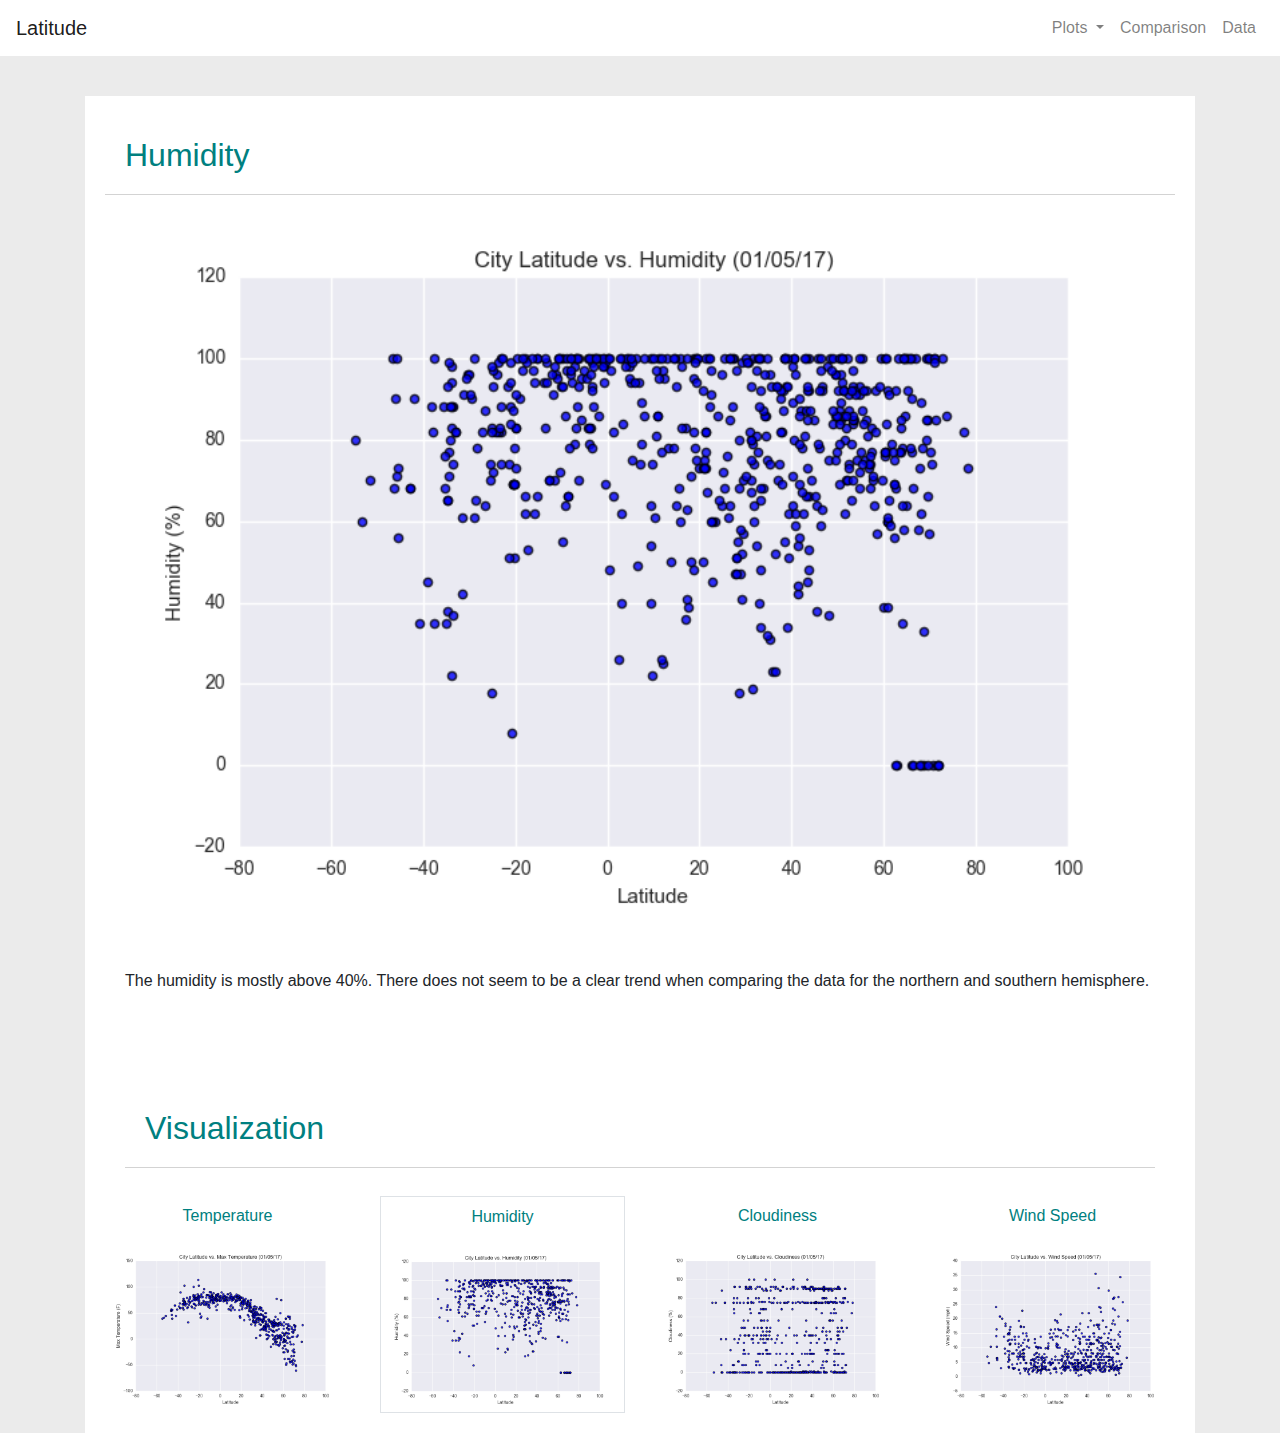
<file: humidity.html>
<!DOCTYPE html>
<html lang="en">

<head>
  <meta charset="utf-8">
  <title>web-design-challenge</title>
  <link rel="stylesheet" href="https://maxcdn.bootstrapcdn.com/bootstrap/4.5.2/css/bootstrap.min.css">
  <link rel="stylesheet" href="style.css">
</head>

<body class = "body" style="background-color: rgb(235, 235, 235);">
    <div class="container-liquid">
        <nav class="navbar navbar-expand-lg navbar-light" style="background-color: white;">
            <a class="navbar-brand mb-0 h1" href="index.html">Latitude</a>
            <button class="navbar-toggler" type="button" data-toggle="collapse" data-target="#navbarSupportedContent" aria-controls="navbarSupportedContent" aria-expanded="false" aria-label="Toggle navigation">
            <span class="navbar-toggler-icon"></span>
            </button>
            <div class="collapse navbar-collapse" id="navbarSupportedContent">
                <ul class="navbar-nav ml-auto">
                    <a class="nav-link dropdown-toggle" href="#" id="navbarDropdown" role="button" data-toggle="dropdown" aria-haspopup="true" aria-expanded="false">
                        Plots
                    </a>
                    <li class="nav-item dropdown">
                        <div class="dropdown-menu" aria-labelledby="navbarDropdown">
                            <a class="dropdown-item" href="temperature.html">Temperature</a>
                            <a class="dropdown-item" href="humidity.html">Humidity</a>
                            <a class="dropdown-item" href="cloudiness.html">Cloudiness</a>
                            <a class="dropdown-item" href="wind_speed.html">Wind Speed</a>
                        </div>
                    </li>
                    <li class="nav-item">
                    <a class="nav-link" href="comparison.html">Comparison</a>
                    </li>
                    <li class="nav-item">
                    <a class="nav-link" href="data.html">Data</a>
                    </li>
                </ul>
            </div>
        </nav>
        <main>
            <div class="container">
                <div class="main_box">
                    <div class="row">  
                        <div class="col-lg-12">
                            <header class="header">
                                <h2 class="box_header">Humidity</h2>
                            </header>
                        </div>
                    </div>
                    <div class="row">          
                        <div class="col-lg-12">
                            <div class="sub_box">
                                <article>
                                    <img src="Assets/images/Fig2.png" alt="Humidity" style="width:100%;">
                                    <p class="box_text">
                                        The humidity is mostly above 40%. There does not seem to be a clear trend when comparing the data for the northern and southern hemisphere.
                                    </p>
                                </article>
                            </div>
                        </div>
                    </div>
                    <div class="row">
                        <div class="col-lg-12">
                            <div class="main_box">
                                <header class="header">
                                    <h2 class="box_header">Visualization</h2>
                                </header>
                            </div>
                        </div>
                    </div>        
                    <div class="row">
                        <div class="col-sm-3">
                            <div class="sub_box">
                                <article>
                                    <header class="header">
                                        <h6 class="box_subheader">Temperature</h6>
                                    </header>
                                    <a href="temperature.html">
                                        <img src="Assets/images/Fig1.png" alt="Temperature" style="width:100%;">
                                    </a>
                                </article>
                            </div>
                        </div>    
                        <div class="col-sm-3">
                            <div class="sub_box">        
                                <article class="border">
                                    <header class="header">
                                        <h6 class="box_subheader">Humidity</h6>
                                    </header>
                                    <a href="humidity.html">
                                        <img src="Assets/images/Fig2.png" alt="Humidity" style="width:100%;">
                                    </a>
                                </article>
                            </div>
                        </div>  
                        <div class="col-sm-3">
                            <div class="sub_box">
                                <article>
                                    <header class="header">
                                        <h6 class="box_subheader">Cloudiness</h6>
                                    </header>
                                    <a href="cloudiness.html">
                                        <img src="Assets/images/Fig3.png" alt="Cloudiness" style="width:100%;">
                                    </a>
                                </article>
                            </div>
                        </div>    
                        <div class="col-sm-3">
                            <div class="sub_box">        
                                <article>
                                    <header class="header">
                                        <h6 class="box_subheader">Wind Speed</h6>
                                    </header>
                                    <a href="wind_speed.html">
                                        <img src="Assets/images/Fig4.png" alt="Wind Speed" style="width:100%;">
                                    </a>
                                </article>
                            </div>
                        </div>
                    </div>
                </div>    
            </div>  
        </main>
    </div>

<script src="https://code.jquery.com/jquery-3.3.1.slim.min.js" integrity="sha384-q8i/X+965DzO0rT7abK41JStQIAqVgRVzpbzo5smXKp4YfRvH+8abtTE1Pi6jizo" crossorigin="anonymous"></script>
<script src="https://cdnjs.cloudflare.com/ajax/libs/popper.js/1.14.7/umd/popper.min.js" integrity="sha384-UO2eT0CpHqdSJQ6hJty5KVphtPhzWj9WO1clHTMGa3JDZwrnQq4sF86dIHNDz0W1" crossorigin="anonymous"></script>
<script src="https://stackpath.bootstrapcdn.com/bootstrap/4.3.1/js/bootstrap.min.js" integrity="sha384-JjSmVgyd0p3pXB1rRibZUAYoIIy6OrQ6VrjIEaFf/nJGzIxFDsf4x0xIM+B07jRM" crossorigin="anonymous"></script>
        
</body>

</html>
</file>
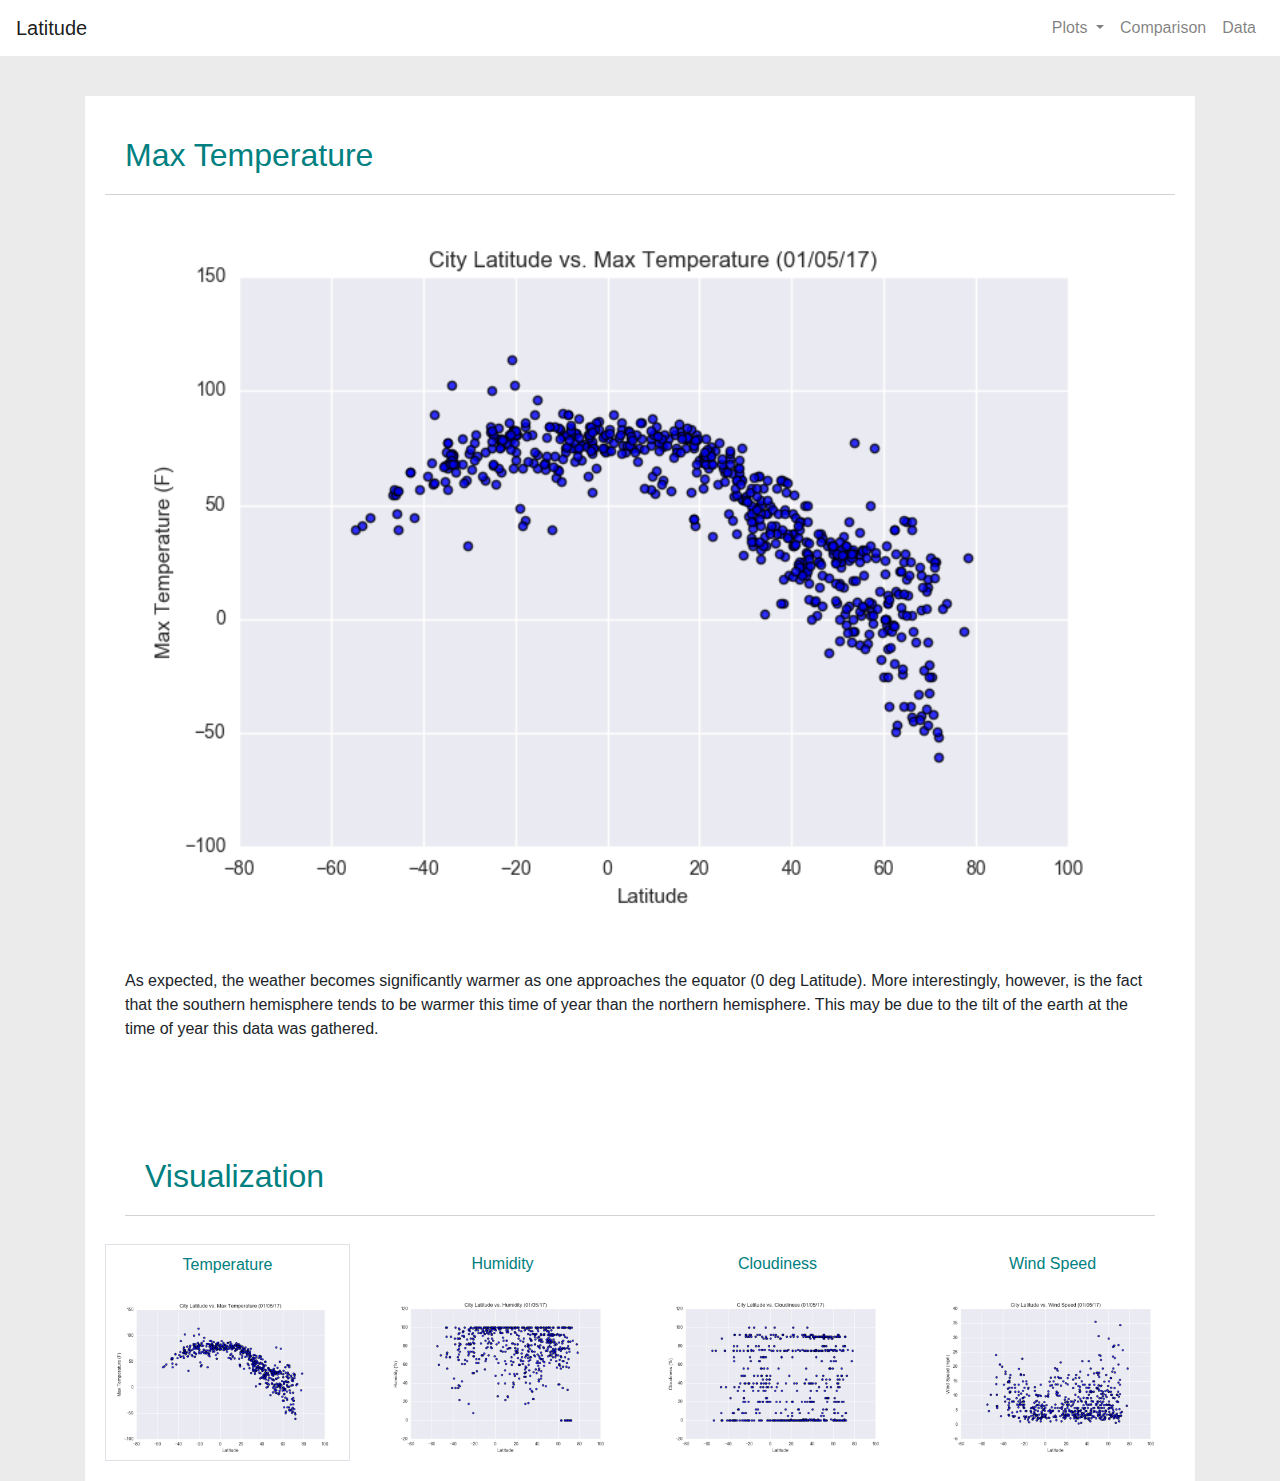
<file: temperature.html>
<!DOCTYPE html>
<html lang="en">

<head>
  <meta charset="utf-8">
  <title>web-design-challenge</title>
  <link rel="stylesheet" href="https://maxcdn.bootstrapcdn.com/bootstrap/4.5.2/css/bootstrap.min.css">
  <link rel="stylesheet" href="style.css">
</head>

<body class = "body" style="background-color: rgb(235, 235, 235);">
    <div class="container-liquid">
        <nav class="navbar navbar-expand-lg navbar-light" style="background-color: white;">
            <a class="navbar-brand mb-0 h1" href="index.html">Latitude</a>
            <button class="navbar-toggler" type="button" data-toggle="collapse" data-target="#navbarSupportedContent" aria-controls="navbarSupportedContent" aria-expanded="false" aria-label="Toggle navigation">
            <span class="navbar-toggler-icon"></span>
            </button>
            <div class="collapse navbar-collapse" id="navbarSupportedContent">
                <ul class="navbar-nav ml-auto">
                    <a class="nav-link dropdown-toggle" href="#" id="navbarDropdown" role="button" data-toggle="dropdown" aria-haspopup="true" aria-expanded="false">
                        Plots
                    </a>
                    <li class="nav-item dropdown">
                        <div class="dropdown-menu" aria-labelledby="navbarDropdown">
                            <a class="dropdown-item" href="temperature.html">Temperature</a>
                            <a class="dropdown-item" href="humidity.html">Humidity</a>
                            <a class="dropdown-item" href="cloudiness.html">Cloudiness</a>
                            <a class="dropdown-item" href="wind_speed.html">Wind Speed</a>
                        </div>
                    </li>
                    <li class="nav-item">
                    <a class="nav-link" href="comparison.html">Comparison</a>
                    </li>
                    <li class="nav-item">
                    <a class="nav-link" href="data.html">Data</a>
                    </li>
                </ul>
            </div>
        </nav>
        <main>
            <div class="container">
                <div class="main_box">
                    <div class="row">  
                        <div class="col-lg-12">
                            <header class="header">
                                <h2 class="box_header">Max Temperature</h2>
                            </header>
                        </div>
                    </div>
                    <div class="row">          
                        <div class="col-lg-12">
                            <div class="sub_box">
                                <article>
                                    <img src="Assets/images/Fig1.png" alt="Temperature" style="width:100%;">
                                    <p class="box_text">
                                        As expected, the weather becomes significantly warmer as one approaches the equator (0 deg Latitude). More interestingly, however, is the fact that the southern hemisphere tends to be warmer this time of year than the northern hemisphere. This may be due to the tilt of the earth at the time of year this data was gathered. 
                                    </p>
                                </article>
                            </div>
                        </div>
                    </div>
                    <div class="row">
                        <div class="col-lg-12">
                            <div class="main_box">
                                <header class="header">
                                    <h2 class="box_header">Visualization</h2>
                                </header>
                            </div>
                        </div>
                    </div>        
                    <div class="row">
                        <div class="col-sm-3">
                            <div class="sub_box">
                                <article class="border">
                                    <header class="header">
                                        <h6 class="box_subheader">Temperature</h6>
                                    </header>
                                    <a href="temperature.html">
                                        <img src="Assets/images/Fig1.png" alt="Temperature" style="width:100%;">
                                    </a>
                                </article>
                            </div>
                        </div>    
                        <div class="col-sm-3">
                            <div class="sub_box">        
                                <article>
                                    <header class="header">
                                        <h6 class="box_subheader">Humidity</h6>
                                    </header>
                                    <a href="humidity.html">
                                        <img src="Assets/images/Fig2.png" alt="Humidity" style="width:100%;">
                                    </a>
                                </article>
                            </div>
                        </div>  
                        <div class="col-sm-3">
                            <div class="sub_box">
                                <article>
                                    <header class="header">
                                        <h6 class="box_subheader">Cloudiness</h6>
                                    </header>
                                    <a href="cloudiness.html">
                                        <img src="Assets/images/Fig3.png" alt="Cloudiness" style="width:100%;">
                                    </a>
                                </article>
                            </div>
                        </div>    
                        <div class="col-sm-3">
                            <div class="sub_box">        
                                <article>
                                    <header class="header">
                                        <h6 class="box_subheader">Wind Speed</h6>
                                    </header>
                                    <a href="wind_speed.html">
                                        <img src="Assets/images/Fig4.png" alt="Wind Speed" style="width:100%;">
                                    </a>
                                </article>
                            </div>
                        </div>
                    </div>
                </div>    
            </div>  
        </main>
    </div>

<script src="https://code.jquery.com/jquery-3.3.1.slim.min.js" integrity="sha384-q8i/X+965DzO0rT7abK41JStQIAqVgRVzpbzo5smXKp4YfRvH+8abtTE1Pi6jizo" crossorigin="anonymous"></script>
<script src="https://cdnjs.cloudflare.com/ajax/libs/popper.js/1.14.7/umd/popper.min.js" integrity="sha384-UO2eT0CpHqdSJQ6hJty5KVphtPhzWj9WO1clHTMGa3JDZwrnQq4sF86dIHNDz0W1" crossorigin="anonymous"></script>
<script src="https://stackpath.bootstrapcdn.com/bootstrap/4.3.1/js/bootstrap.min.js" integrity="sha384-JjSmVgyd0p3pXB1rRibZUAYoIIy6OrQ6VrjIEaFf/nJGzIxFDsf4x0xIM+B07jRM" crossorigin="anonymous"></script>
        
</body>

</html>
</file>
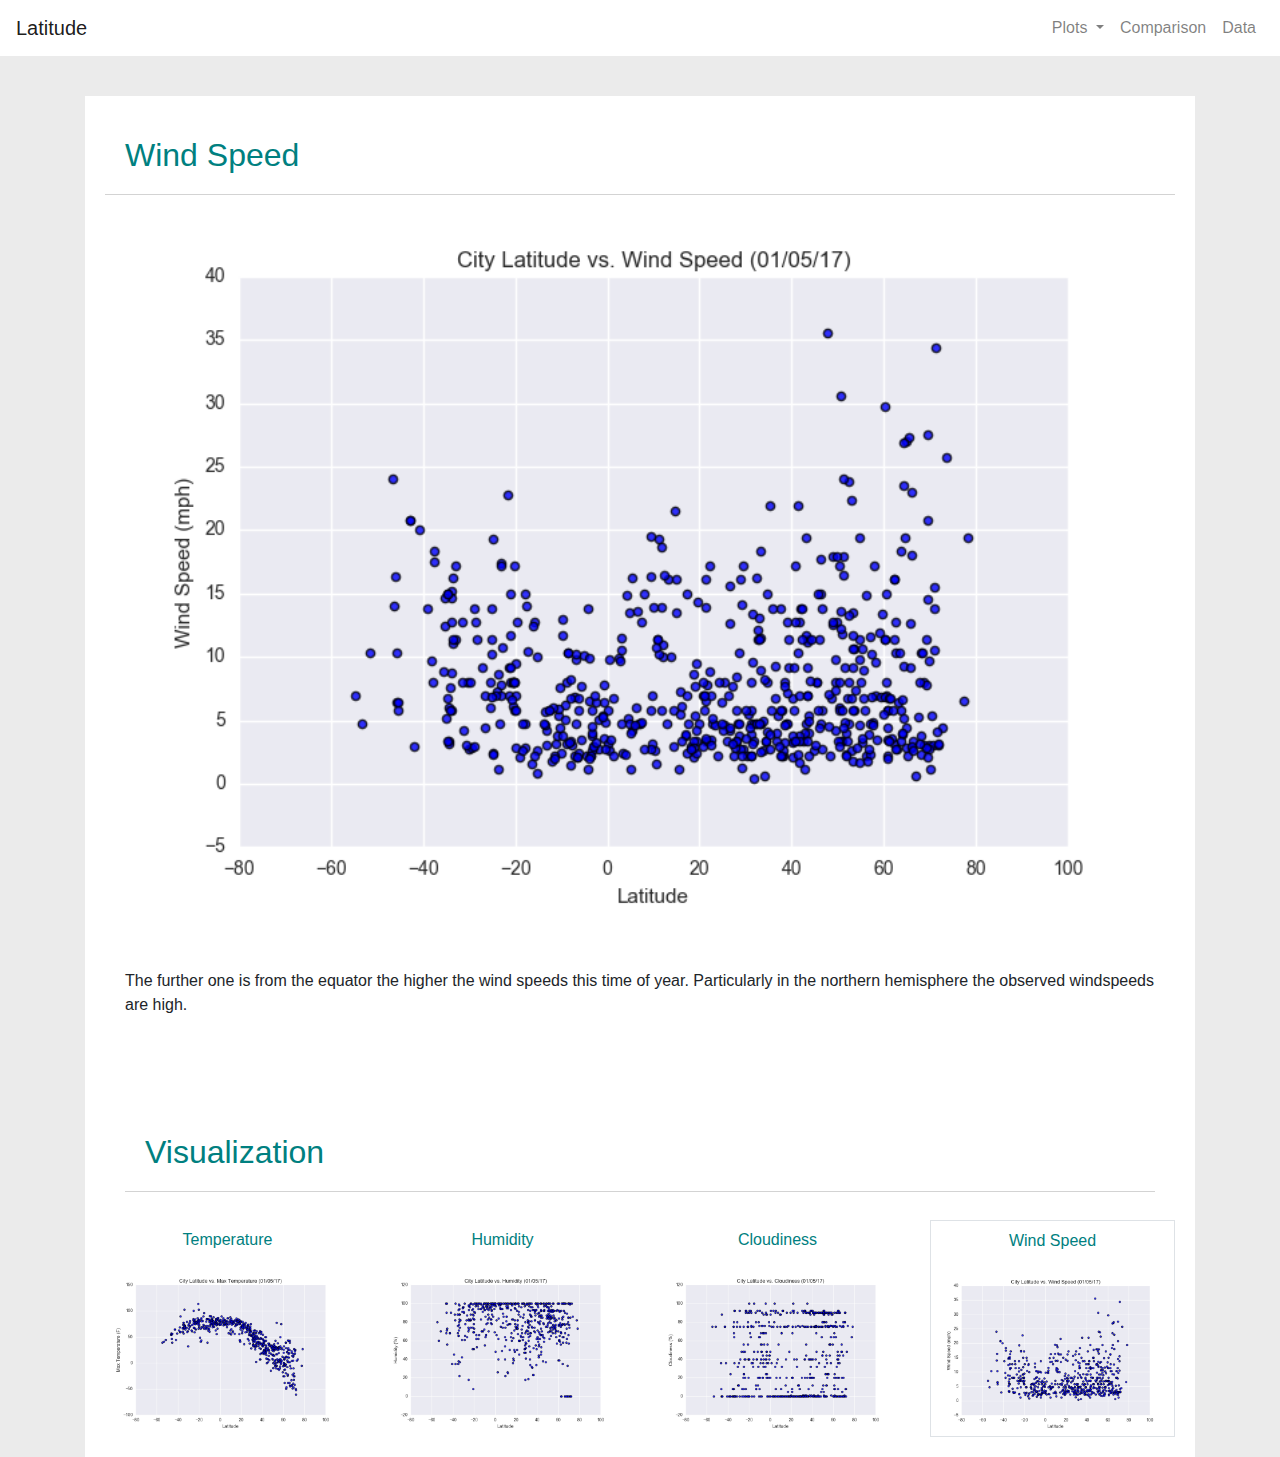
<file: wind_speed.html>
<!DOCTYPE html>
<html lang="en">

<head>
  <meta charset="utf-8">
  <title>web-design-challenge</title>
  <link rel="stylesheet" href="https://maxcdn.bootstrapcdn.com/bootstrap/4.5.2/css/bootstrap.min.css">
  <link rel="stylesheet" href="style.css">
</head>

<body class = "body" style="background-color: rgb(235, 235, 235);">
    <div class="container-liquid">
        <nav class="navbar navbar-expand-lg navbar-light" style="background-color: white;">
            <a class="navbar-brand mb-0 h1" href="index.html">Latitude</a>
            <button class="navbar-toggler" type="button" data-toggle="collapse" data-target="#navbarSupportedContent" aria-controls="navbarSupportedContent" aria-expanded="false" aria-label="Toggle navigation">
            <span class="navbar-toggler-icon"></span>
            </button>
            <div class="collapse navbar-collapse" id="navbarSupportedContent">
                <ul class="navbar-nav ml-auto">
                    <a class="nav-link dropdown-toggle" href="#" id="navbarDropdown" role="button" data-toggle="dropdown" aria-haspopup="true" aria-expanded="false">
                        Plots
                    </a>
                    <li class="nav-item dropdown">
                        <div class="dropdown-menu" aria-labelledby="navbarDropdown">
                            <a class="dropdown-item" href="temperature.html">Temperature</a>
                            <a class="dropdown-item" href="humidity.html">Humidity</a>
                            <a class="dropdown-item" href="cloudiness.html">Cloudiness</a>
                            <a class="dropdown-item" href="wind_speed.html">Wind Speed</a>
                        </div>
                    </li>
                    <li class="nav-item">
                    <a class="nav-link" href="comparison.html">Comparison</a>
                    </li>
                    <li class="nav-item">
                    <a class="nav-link" href="data.html">Data</a>
                    </li>
                </ul>
            </div>
        </nav>
        <main>
            <div class="container">
                <div class="main_box">
                    <div class="row">  
                        <div class="col-lg-12">
                            <header class="header">
                                <h2 class="box_header">Wind Speed</h2>
                            </header>
                        </div>
                    </div>
                    <div class="row">          
                        <div class="col-lg-12">
                            <div class="sub_box">
                                <article>
                                    <img src="Assets/images/Fig4.png" alt="Wind Speed" style="width:100%;">
                                    <p class="box_text">
                                        The further one is from the equator the higher the wind speeds this time of year. Particularly in the northern hemisphere the observed windspeeds are high.
                                    </p>
                                </article>
                            </div>
                        </div>
                    </div>
                    <div class="row">
                        <div class="col-lg-12">
                            <div class="main_box">
                                <header class="header">
                                    <h2 class="box_header">Visualization</h2>
                                </header>
                            </div>
                        </div>
                    </div>        
                    <div class="row">
                        <div class="col-sm-3">
                            <div class="sub_box">
                                <article>
                                    <header class="header">
                                        <h6 class="box_subheader">Temperature</h6>
                                    </header>
                                    <a href="temperature.html">
                                        <img src="Assets/images/Fig1.png" alt="Temperature" style="width:100%;">
                                    </a>
                                </article>
                            </div>
                        </div>    
                        <div class="col-sm-3">
                            <div class="sub_box">        
                                <article>
                                    <header class="header">
                                        <h6 class="box_subheader">Humidity</h6>
                                    </header>
                                    <a href="humidity.html">
                                        <img src="Assets/images/Fig2.png" alt="Humidity" style="width:100%;">
                                    </a>
                                </article>
                            </div>
                        </div>  
                        <div class="col-sm-3">
                            <div class="sub_box">
                                <article>
                                    <header class="header">
                                        <h6 class="box_subheader">Cloudiness</h6>
                                    </header>
                                    <a href="cloudiness.html">
                                        <img src="Assets/images/Fig3.png" alt="Cloudiness" style="width:100%;">
                                    </a>
                                </article>
                            </div>
                        </div>    
                        <div class="col-sm-3">
                            <div class="sub_box">        
                                <article class="border">
                                    <header class="header">
                                        <h6 class="box_subheader">Wind Speed</h6>
                                    </header>
                                    <a href="wind_speed.html">
                                        <img src="Assets/images/Fig4.png" alt="Wind Speed" style="width:100%;">
                                    </a>
                                </article>
                            </div>
                        </div>
                    </div>
                </div>    
            </div>  
        </main>
    </div>

<script src="https://code.jquery.com/jquery-3.3.1.slim.min.js" integrity="sha384-q8i/X+965DzO0rT7abK41JStQIAqVgRVzpbzo5smXKp4YfRvH+8abtTE1Pi6jizo" crossorigin="anonymous"></script>
<script src="https://cdnjs.cloudflare.com/ajax/libs/popper.js/1.14.7/umd/popper.min.js" integrity="sha384-UO2eT0CpHqdSJQ6hJty5KVphtPhzWj9WO1clHTMGa3JDZwrnQq4sF86dIHNDz0W1" crossorigin="anonymous"></script>
<script src="https://stackpath.bootstrapcdn.com/bootstrap/4.3.1/js/bootstrap.min.js" integrity="sha384-JjSmVgyd0p3pXB1rRibZUAYoIIy6OrQ6VrjIEaFf/nJGzIxFDsf4x0xIM+B07jRM" crossorigin="anonymous"></script>
        
</body>

</html>
</file>
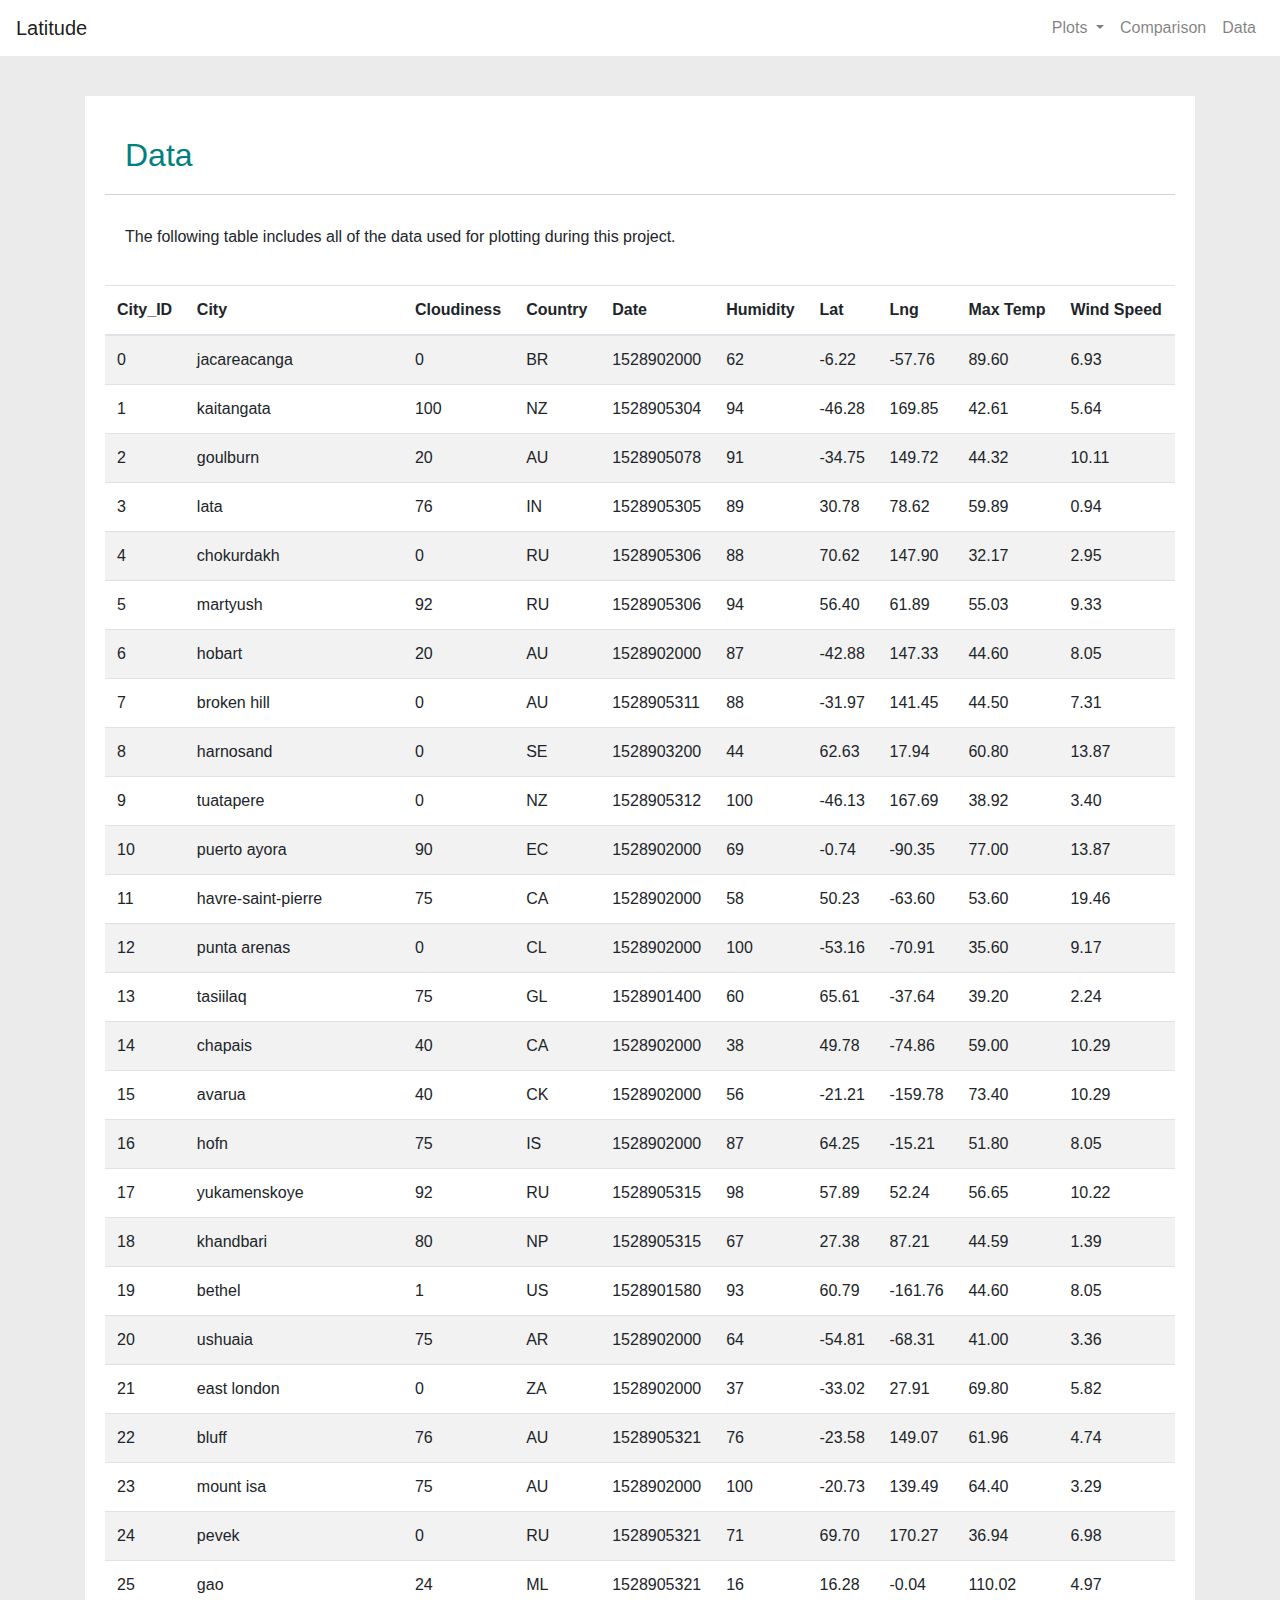
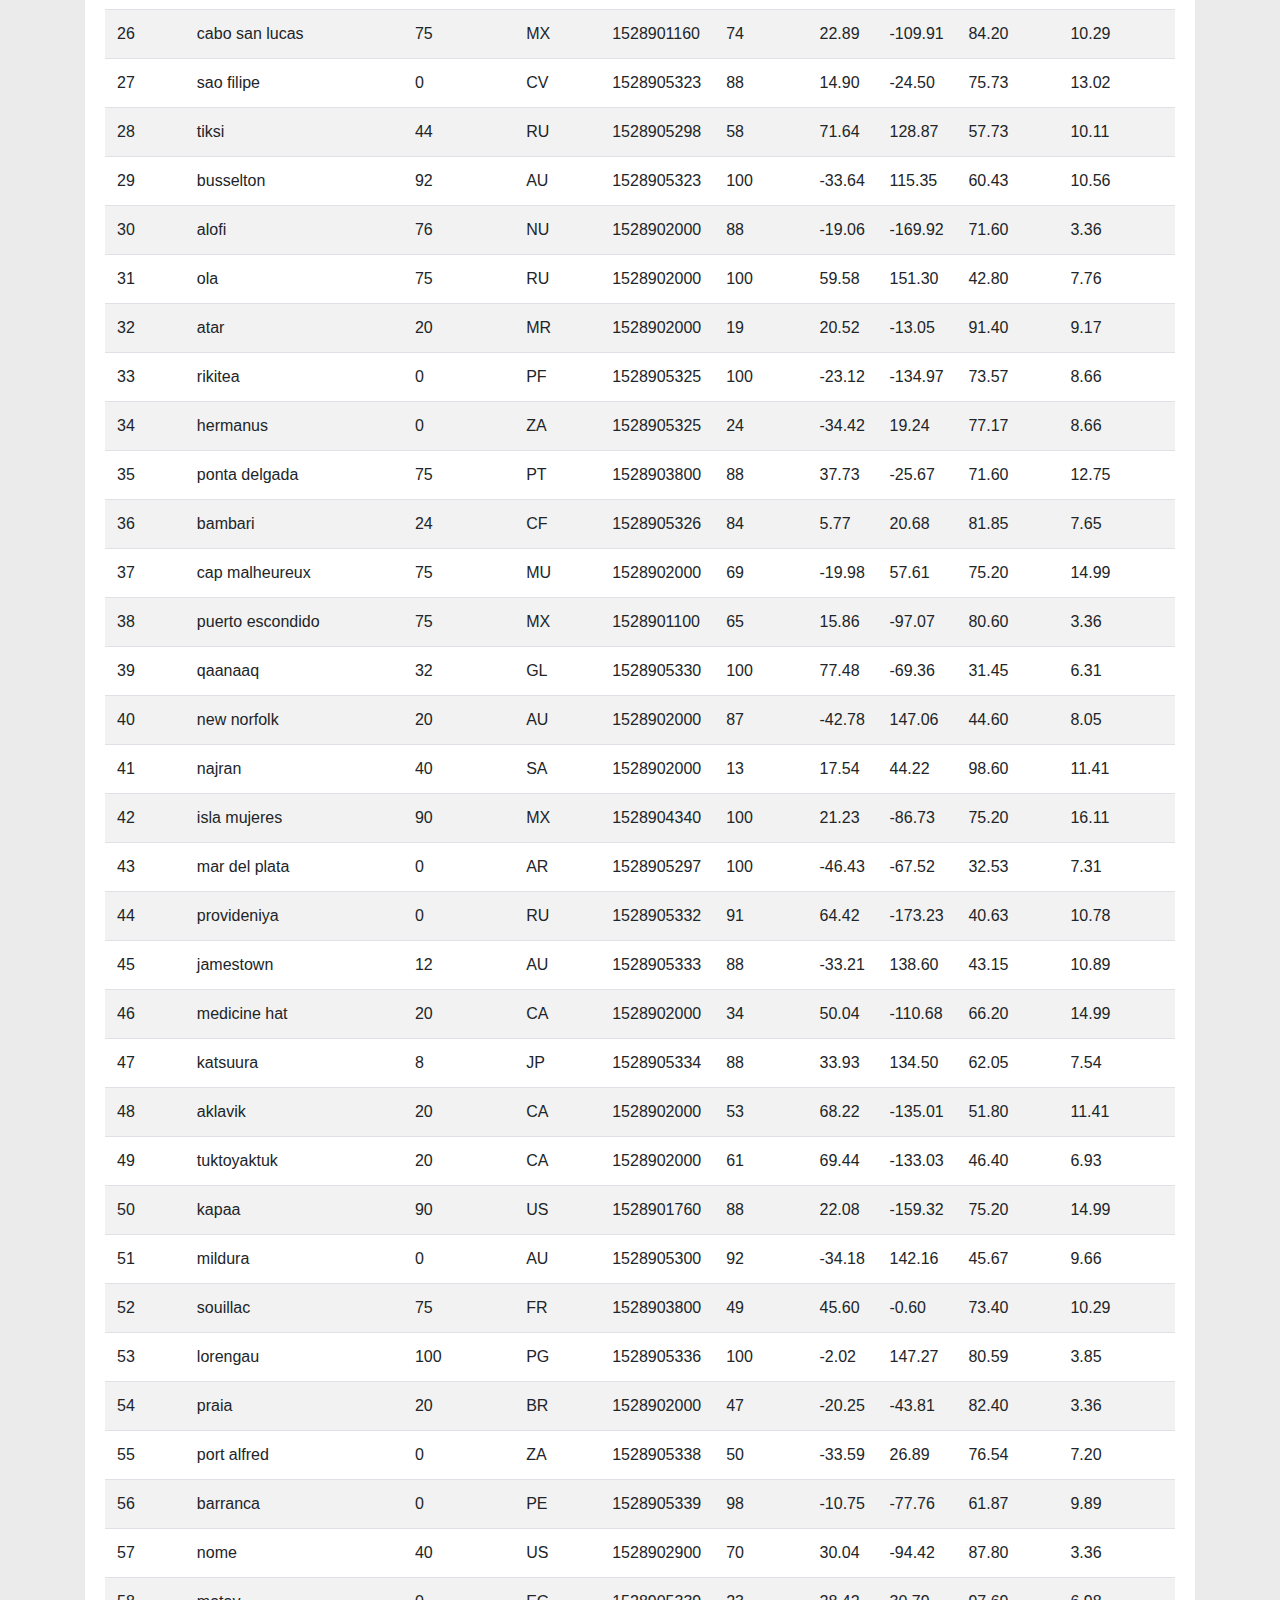
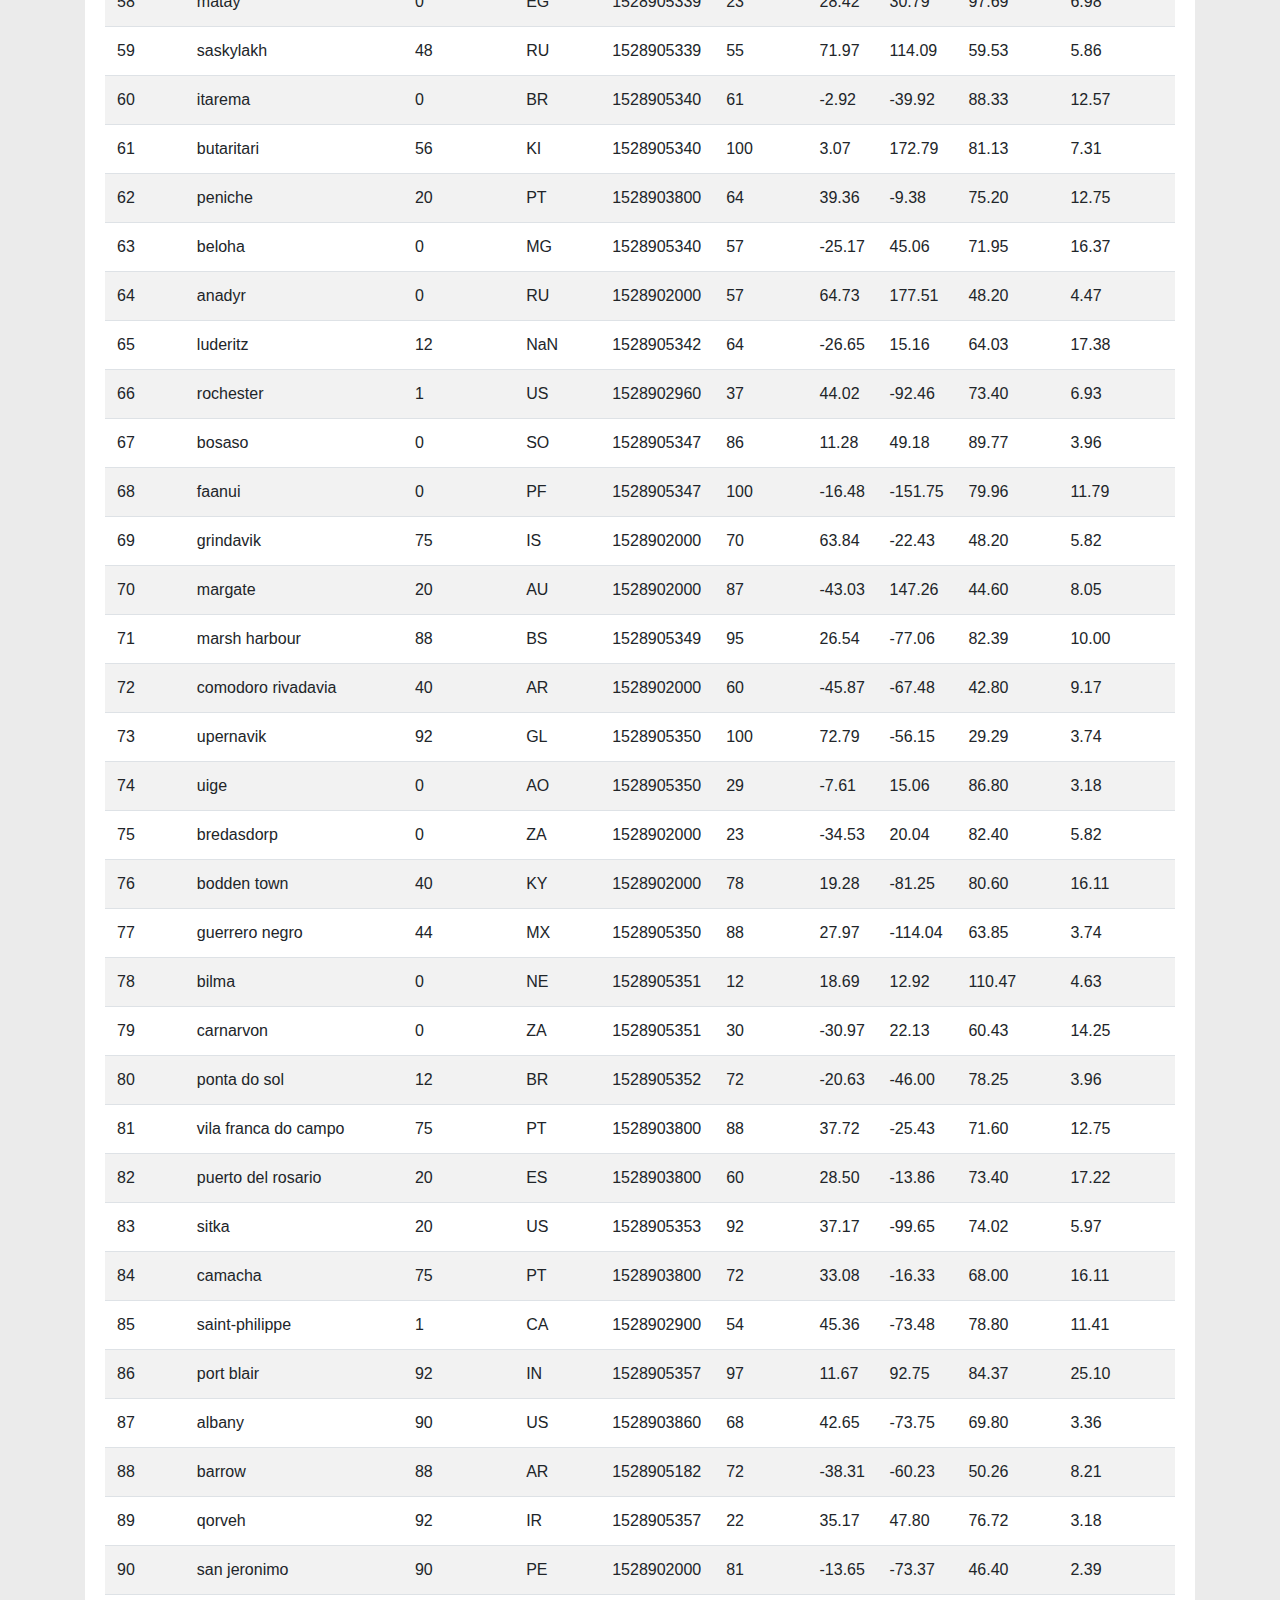
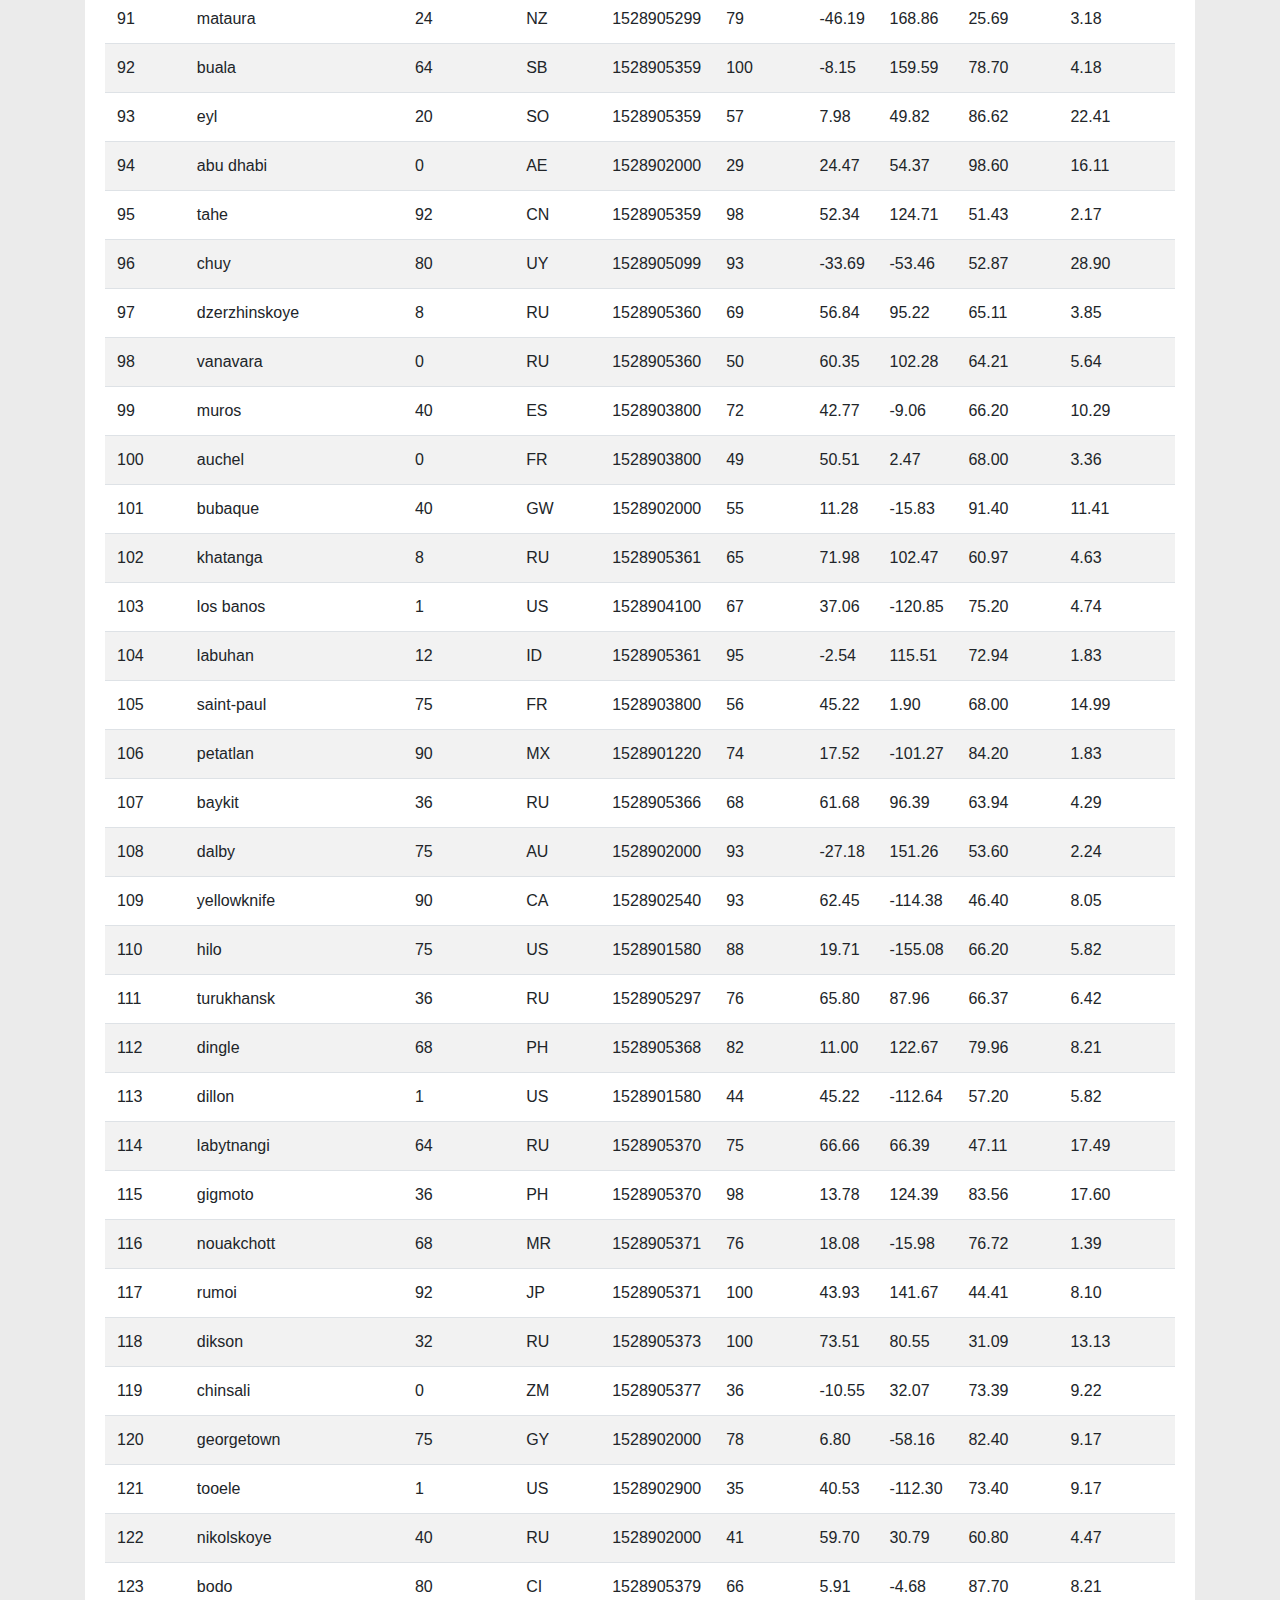
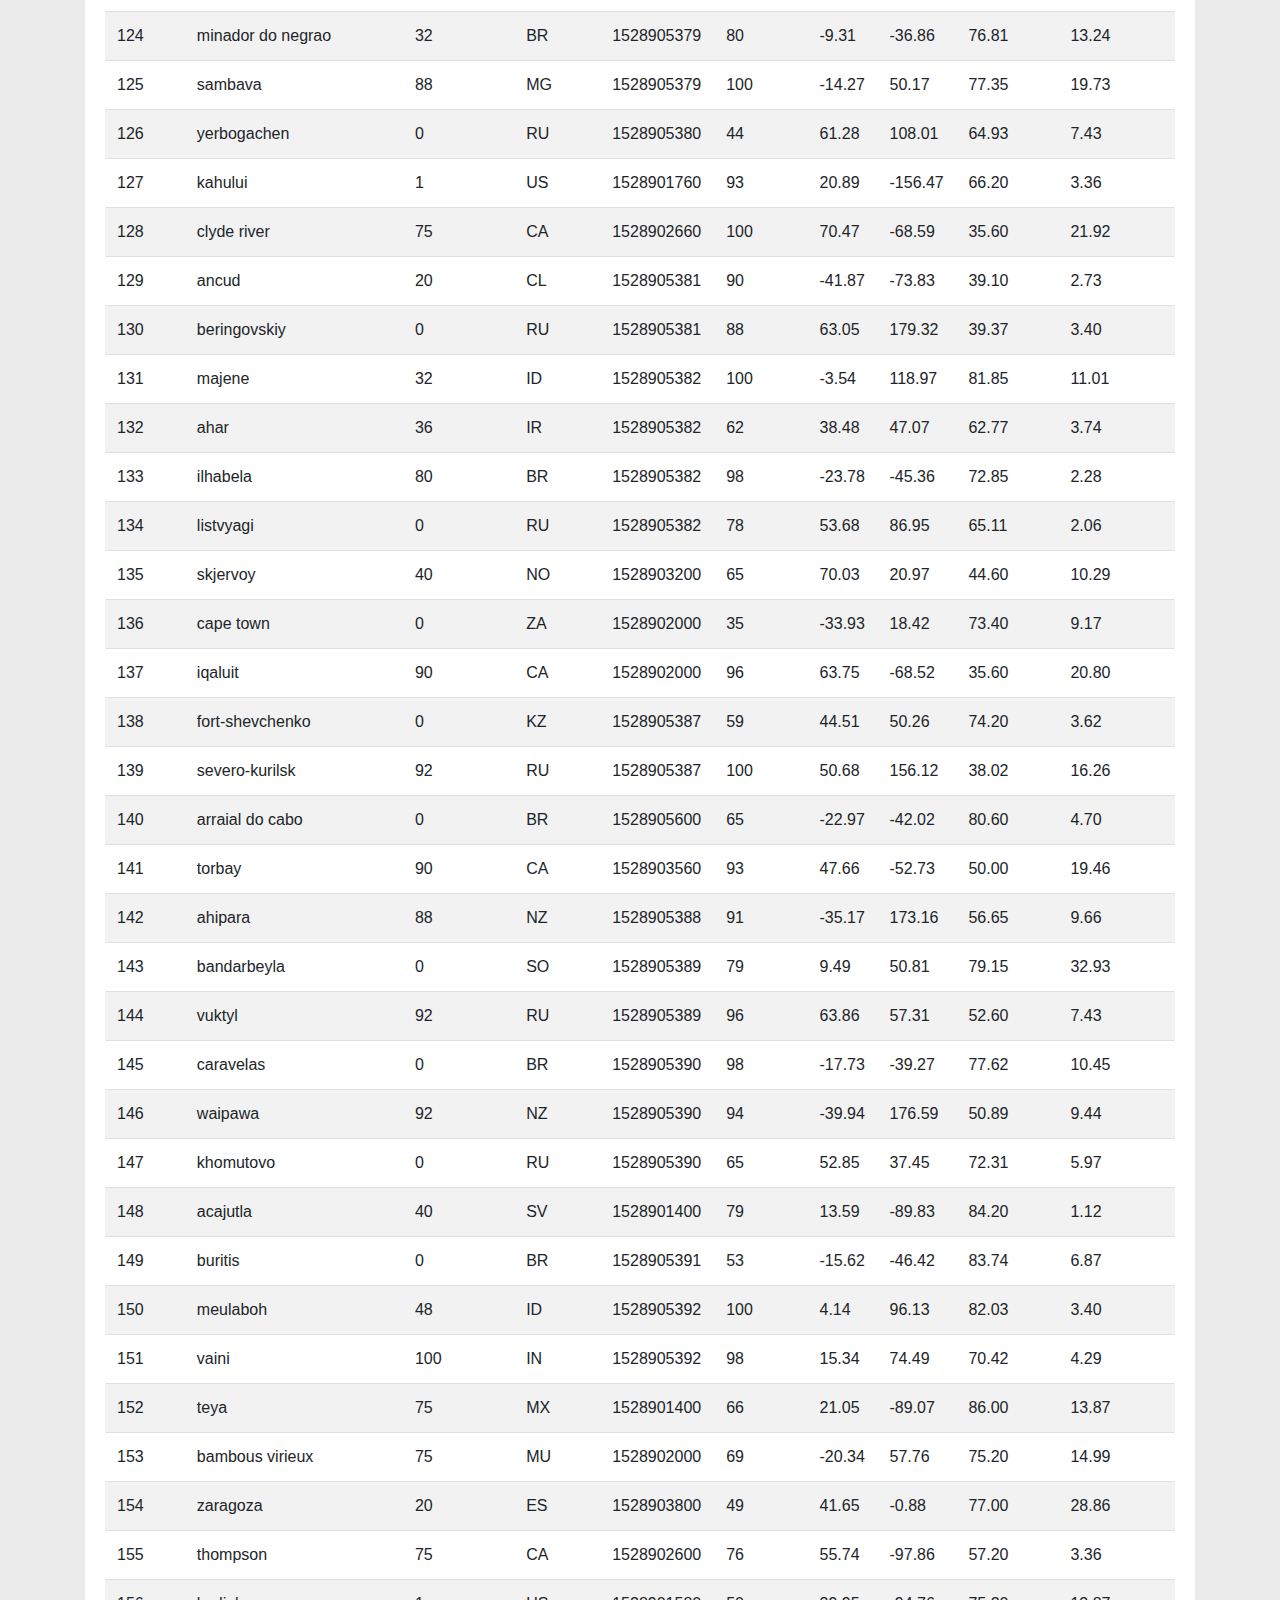
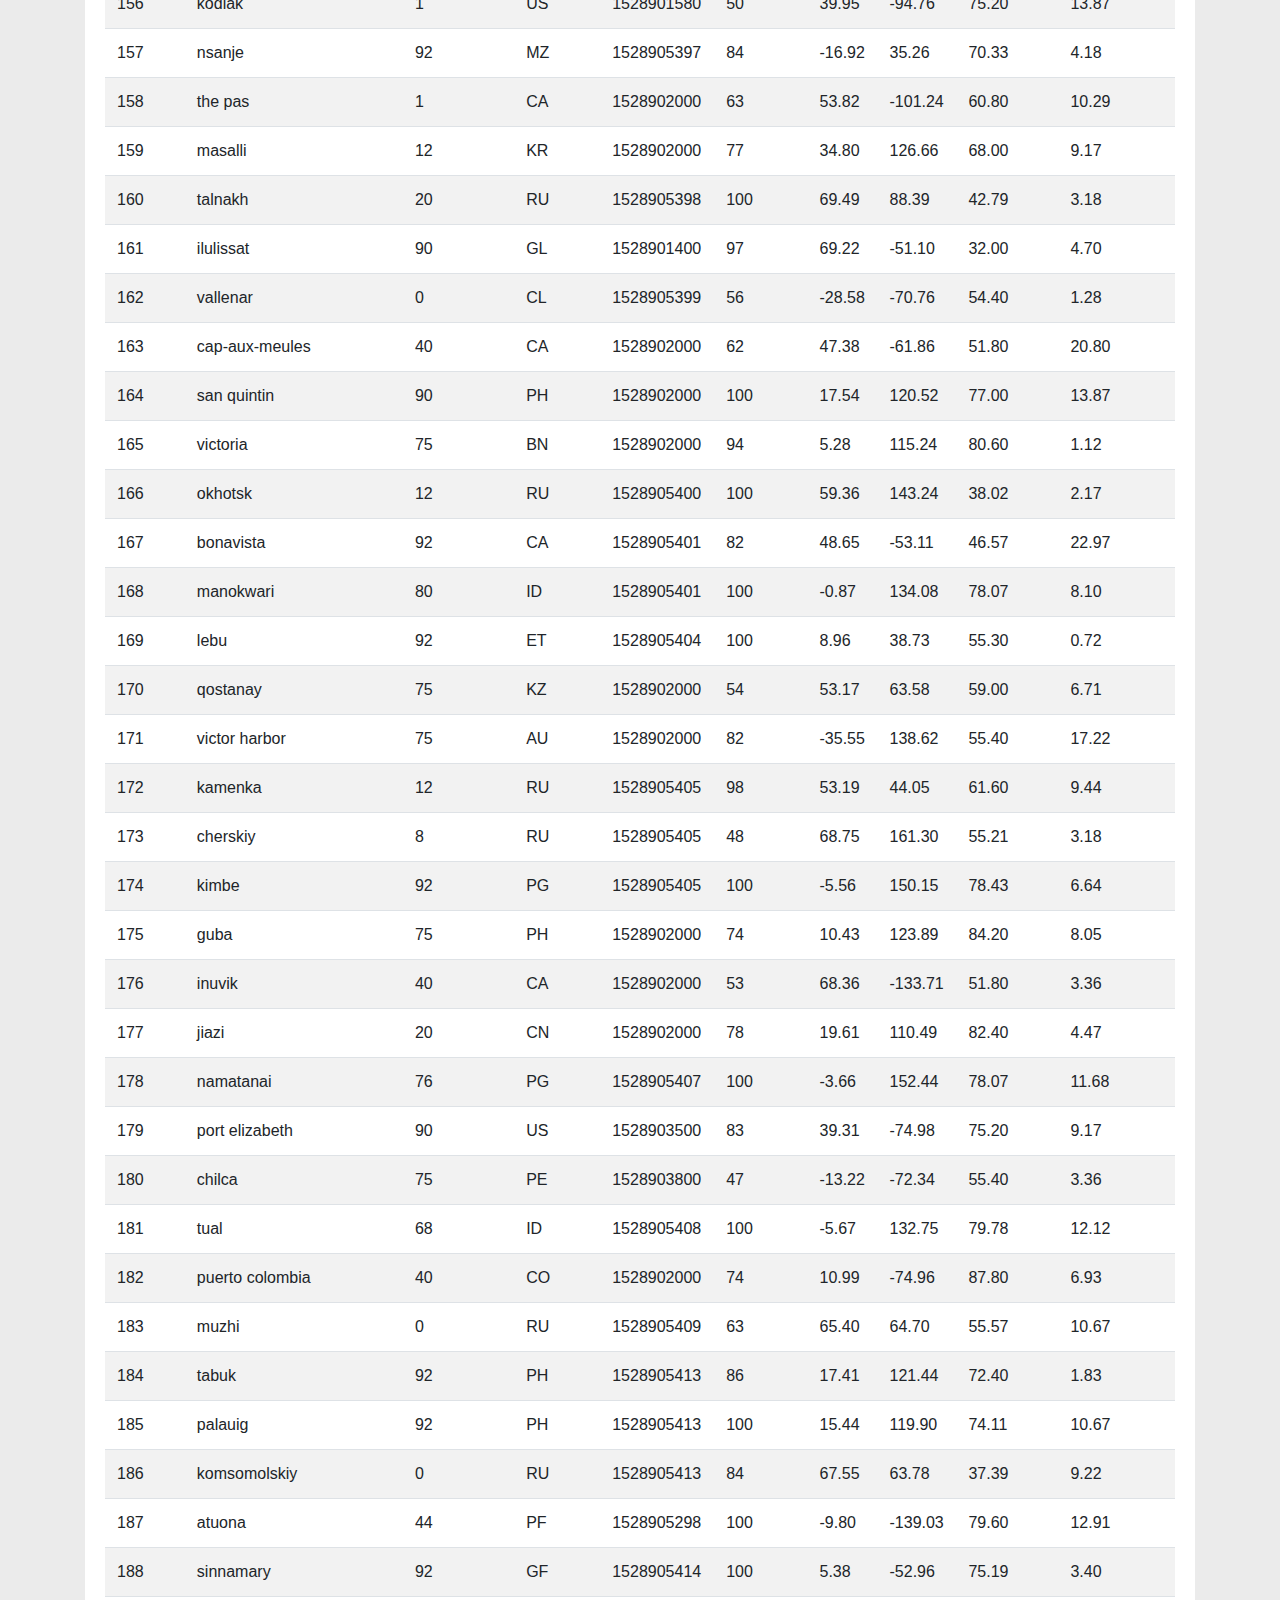
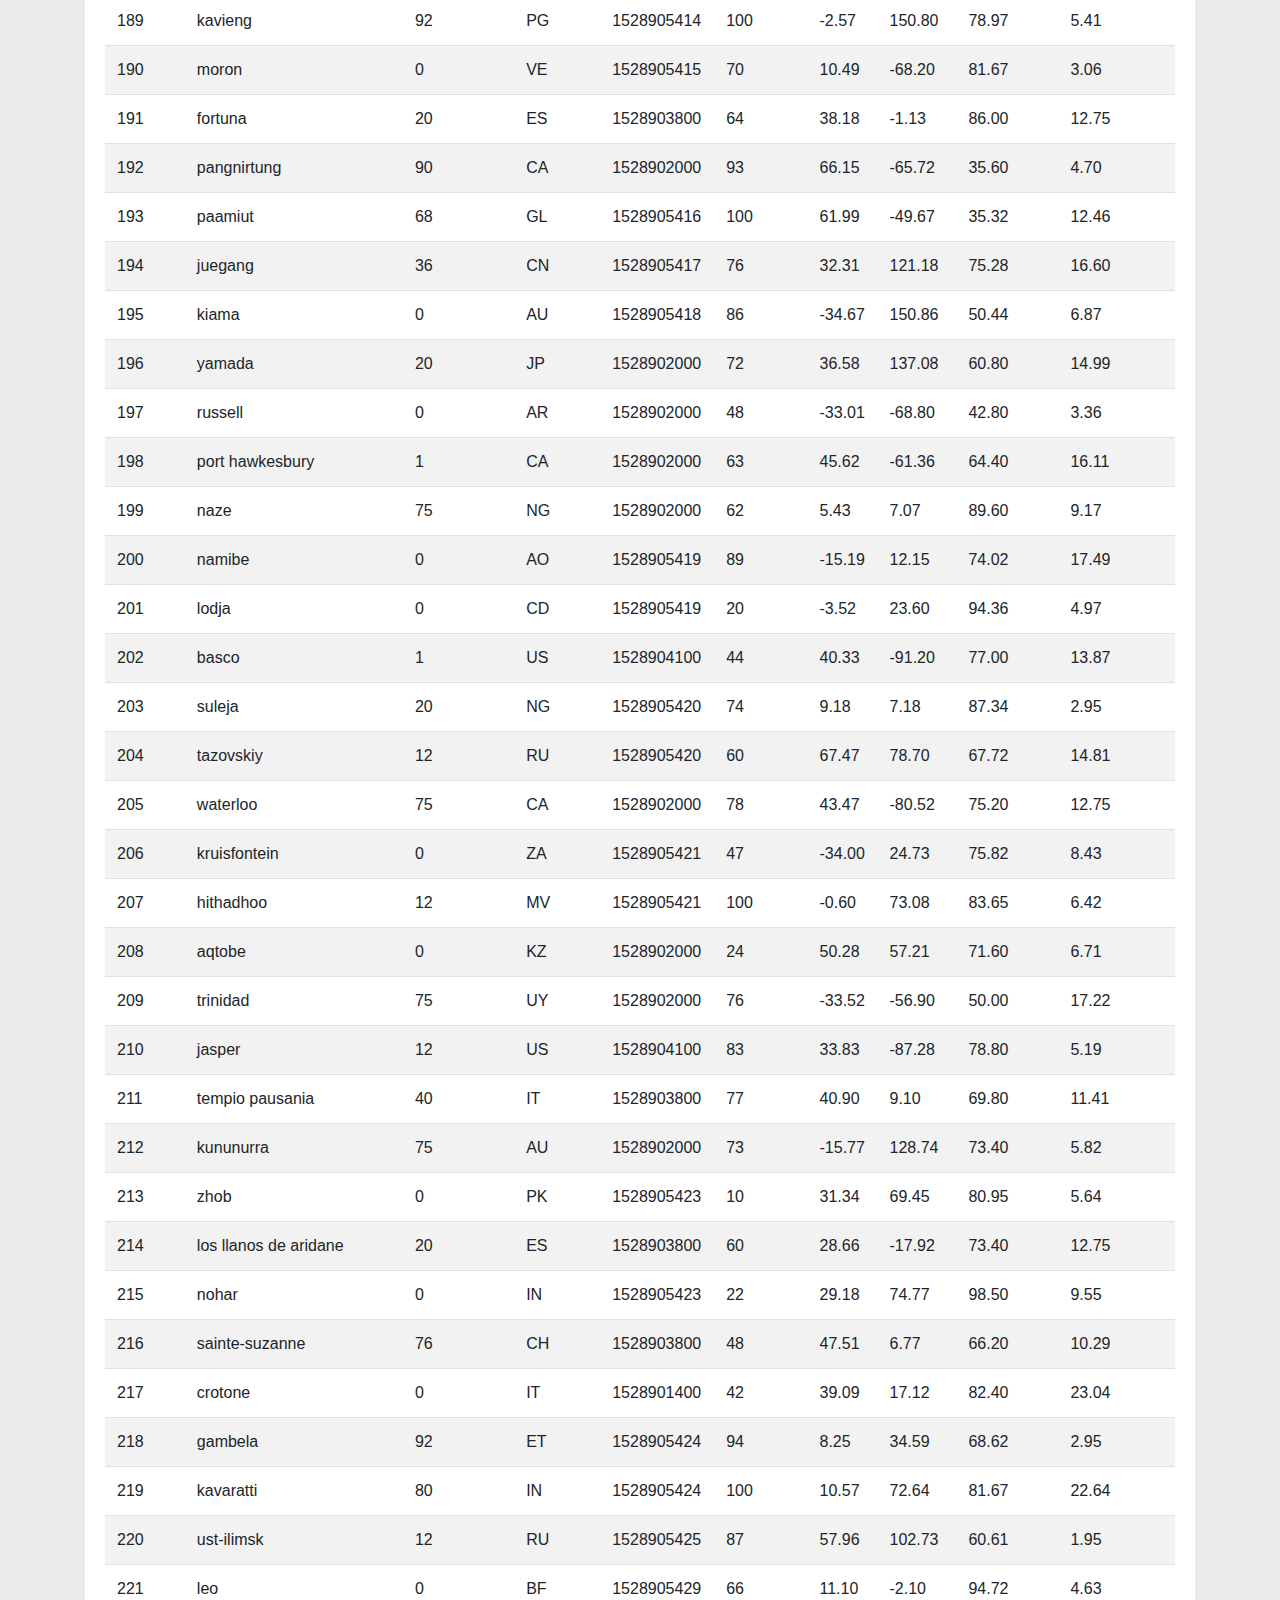
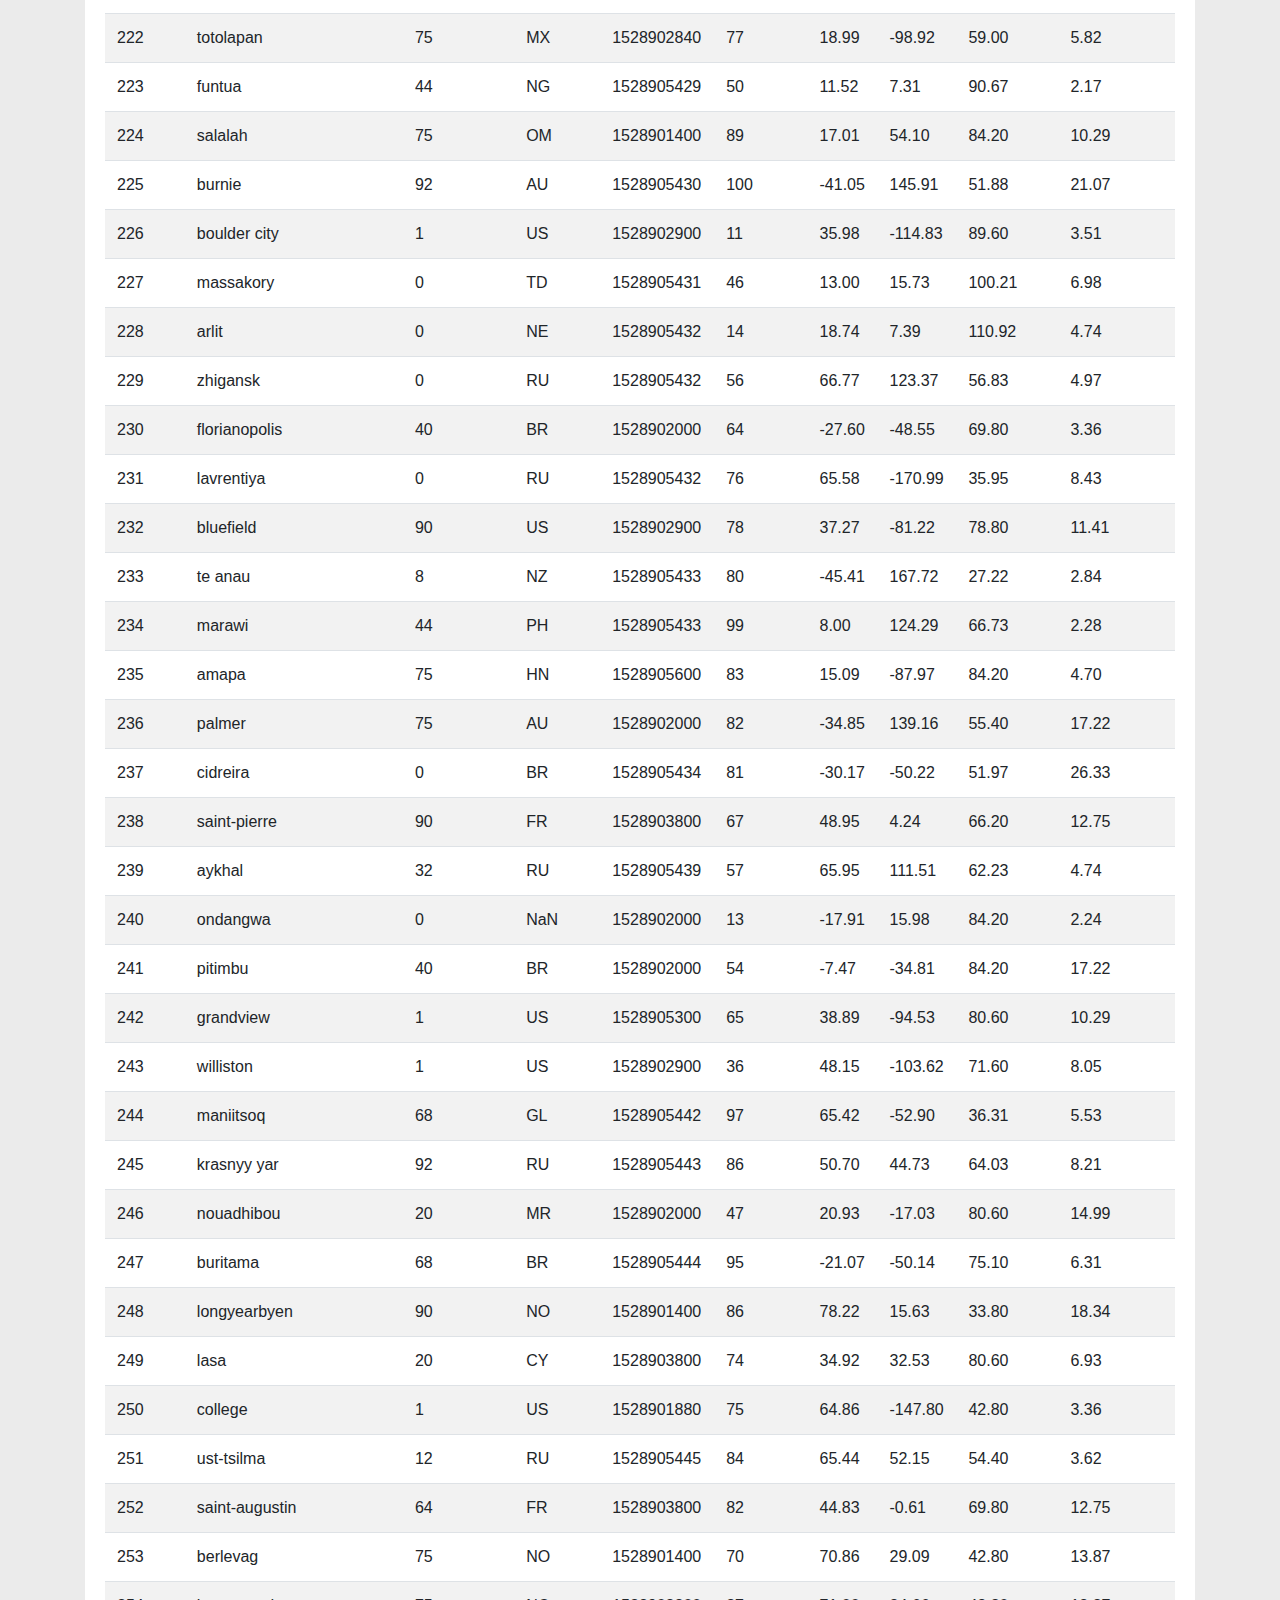
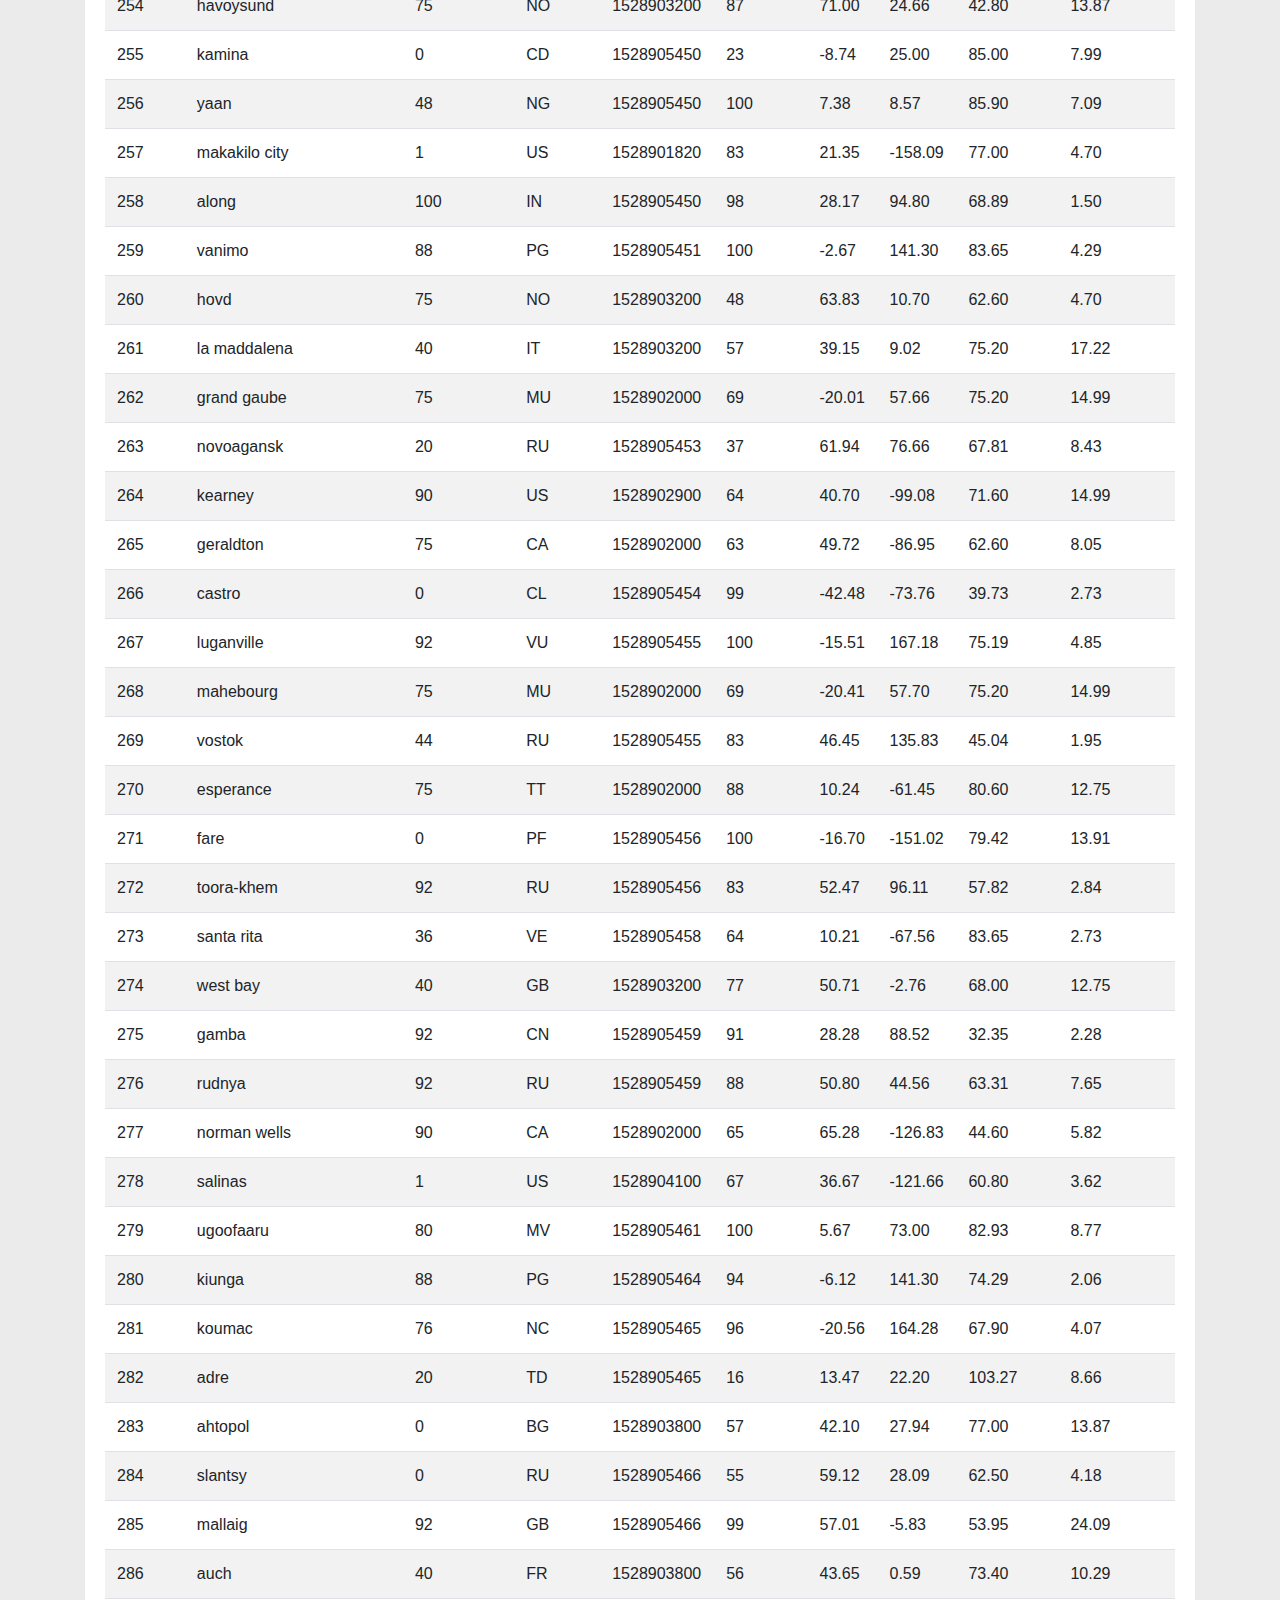
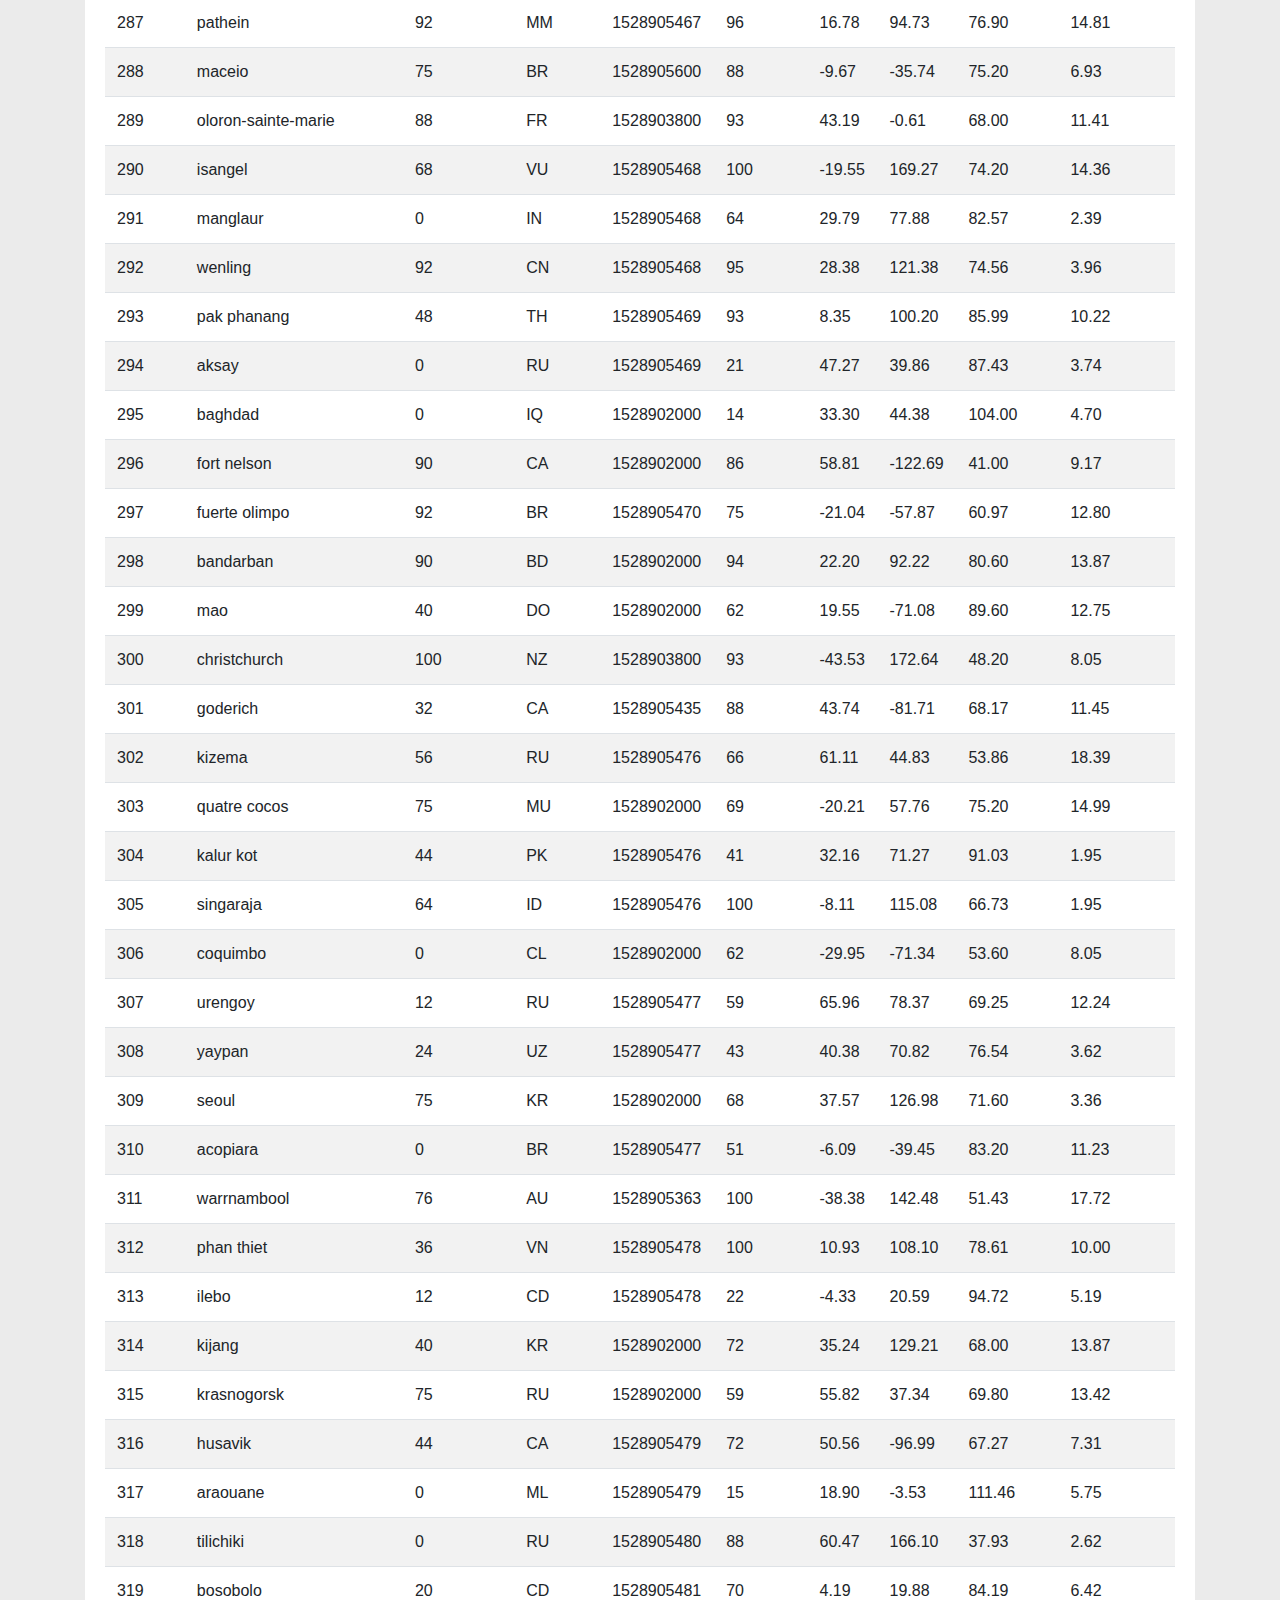
<file: WebVisulizations/data.html>
<!DOCTYPE html>
<html lang="en">

<head>
  <meta charset="utf-8">
  <title>web-design-challenge</title>
  <link rel="stylesheet" href="https://maxcdn.bootstrapcdn.com/bootstrap/4.5.2/css/bootstrap.min.css">
  <link rel="stylesheet" href="style.css">
</head>

<body class = "body" style="background-color: rgb(235, 235, 235);">
    <div class="container-liquid">
        <nav class="navbar navbar-expand-lg navbar-light" style="background-color: white;">
            <a class="navbar-brand mb-0 h1" href="index.html">Latitude</a>
            <button class="navbar-toggler" type="button" data-toggle="collapse" data-target="#navbarSupportedContent" aria-controls="navbarSupportedContent" aria-expanded="false" aria-label="Toggle navigation">
            <span class="navbar-toggler-icon"></span>
            </button>
            <div class="collapse navbar-collapse" id="navbarSupportedContent">
                <ul class="navbar-nav ml-auto">
                    <a class="nav-link dropdown-toggle" href="#" id="navbarDropdown" role="button" data-toggle="dropdown" aria-haspopup="true" aria-expanded="false">
                        Plots
                    </a>
                    <li class="nav-item dropdown">
                        <div class="dropdown-menu" aria-labelledby="navbarDropdown">
                            <a class="dropdown-item" href="temperature.html">Temperature</a>
                            <a class="dropdown-item" href="humidity.html">Humidity</a>
                            <a class="dropdown-item" href="cloudiness.html">Cloudiness</a>
                            <a class="dropdown-item" href="wind_speed.html">Wind Speed</a>
                        </div>
                    </li>
                    <li class="nav-item">
                    <a class="nav-link" href="comparison.html">Comparison</a>
                    </li>
                    <li class="nav-item">
                    <a class="nav-link" href="data.html">Data</a>
                    </li>
                </ul>
            </div>
        </nav>
        <main>
            <div class="container">
                <div class="main_box">
                    <div class="row">  
                        <div class="col-lg-12">
                            <header class="header">
                                <h2 class="box_header">Data</h2>
                            </header>
                            <article class="box_text">
                                <p>The following table includes all of the data used for plotting during this project.</p>
                            </article>
                            <div style="overflow-x:auto;">
                              <table class="table table-striped">
                                  <thead>
                                    <tr>
                                      <th>City_ID</th>
                                      <th>City</th>
                                      <th>Cloudiness</th>
                                      <th>Country</th>
                                      <th>Date</th>
                                      <th>Humidity</th>
                                      <th>Lat</th>
                                      <th>Lng</th>
                                      <th>Max Temp</th>
                                      <th>Wind Speed</th>
                                    </tr>
                                  </thead>
                                  <tbody>
                                    <tr>
                                      <td>0</td>
                                      <td>jacareacanga</td>
                                      <td>0</td>
                                      <td>BR</td>
                                      <td>1528902000</td>
                                      <td>62</td>
                                      <td>-6.22</td>
                                      <td>-57.76</td>
                                      <td>89.60</td>
                                      <td>6.93</td>
                                    </tr>
                                    <tr>
                                      <td>1</td>
                                      <td>kaitangata</td>
                                      <td>100</td>
                                      <td>NZ</td>
                                      <td>1528905304</td>
                                      <td>94</td>
                                      <td>-46.28</td>
                                      <td>169.85</td>
                                      <td>42.61</td>
                                      <td>5.64</td>
                                    </tr>
                                    <tr>
                                      <td>2</td>
                                      <td>goulburn</td>
                                      <td>20</td>
                                      <td>AU</td>
                                      <td>1528905078</td>
                                      <td>91</td>
                                      <td>-34.75</td>
                                      <td>149.72</td>
                                      <td>44.32</td>
                                      <td>10.11</td>
                                    </tr>
                                    <tr>
                                      <td>3</td>
                                      <td>lata</td>
                                      <td>76</td>
                                      <td>IN</td>
                                      <td>1528905305</td>
                                      <td>89</td>
                                      <td>30.78</td>
                                      <td>78.62</td>
                                      <td>59.89</td>
                                      <td>0.94</td>
                                    </tr>
                                    <tr>
                                      <td>4</td>
                                      <td>chokurdakh</td>
                                      <td>0</td>
                                      <td>RU</td>
                                      <td>1528905306</td>
                                      <td>88</td>
                                      <td>70.62</td>
                                      <td>147.90</td>
                                      <td>32.17</td>
                                      <td>2.95</td>
                                    </tr>
                                    <tr>
                                      <td>5</td>
                                      <td>martyush</td>
                                      <td>92</td>
                                      <td>RU</td>
                                      <td>1528905306</td>
                                      <td>94</td>
                                      <td>56.40</td>
                                      <td>61.89</td>
                                      <td>55.03</td>
                                      <td>9.33</td>
                                    </tr>
                                    <tr>
                                      <td>6</td>
                                      <td>hobart</td>
                                      <td>20</td>
                                      <td>AU</td>
                                      <td>1528902000</td>
                                      <td>87</td>
                                      <td>-42.88</td>
                                      <td>147.33</td>
                                      <td>44.60</td>
                                      <td>8.05</td>
                                    </tr>
                                    <tr>
                                      <td>7</td>
                                      <td>broken hill</td>
                                      <td>0</td>
                                      <td>AU</td>
                                      <td>1528905311</td>
                                      <td>88</td>
                                      <td>-31.97</td>
                                      <td>141.45</td>
                                      <td>44.50</td>
                                      <td>7.31</td>
                                    </tr>
                                    <tr>
                                      <td>8</td>
                                      <td>harnosand</td>
                                      <td>0</td>
                                      <td>SE</td>
                                      <td>1528903200</td>
                                      <td>44</td>
                                      <td>62.63</td>
                                      <td>17.94</td>
                                      <td>60.80</td>
                                      <td>13.87</td>
                                    </tr>
                                    <tr>
                                      <td>9</td>
                                      <td>tuatapere</td>
                                      <td>0</td>
                                      <td>NZ</td>
                                      <td>1528905312</td>
                                      <td>100</td>
                                      <td>-46.13</td>
                                      <td>167.69</td>
                                      <td>38.92</td>
                                      <td>3.40</td>
                                    </tr>
                                    <tr>
                                      <td>10</td>
                                      <td>puerto ayora</td>
                                      <td>90</td>
                                      <td>EC</td>
                                      <td>1528902000</td>
                                      <td>69</td>
                                      <td>-0.74</td>
                                      <td>-90.35</td>
                                      <td>77.00</td>
                                      <td>13.87</td>
                                    </tr>
                                    <tr>
                                      <td>11</td>
                                      <td>havre-saint-pierre</td>
                                      <td>75</td>
                                      <td>CA</td>
                                      <td>1528902000</td>
                                      <td>58</td>
                                      <td>50.23</td>
                                      <td>-63.60</td>
                                      <td>53.60</td>
                                      <td>19.46</td>
                                    </tr>
                                    <tr>
                                      <td>12</td>
                                      <td>punta arenas</td>
                                      <td>0</td>
                                      <td>CL</td>
                                      <td>1528902000</td>
                                      <td>100</td>
                                      <td>-53.16</td>
                                      <td>-70.91</td>
                                      <td>35.60</td>
                                      <td>9.17</td>
                                    </tr>
                                    <tr>
                                      <td>13</td>
                                      <td>tasiilaq</td>
                                      <td>75</td>
                                      <td>GL</td>
                                      <td>1528901400</td>
                                      <td>60</td>
                                      <td>65.61</td>
                                      <td>-37.64</td>
                                      <td>39.20</td>
                                      <td>2.24</td>
                                    </tr>
                                    <tr>
                                      <td>14</td>
                                      <td>chapais</td>
                                      <td>40</td>
                                      <td>CA</td>
                                      <td>1528902000</td>
                                      <td>38</td>
                                      <td>49.78</td>
                                      <td>-74.86</td>
                                      <td>59.00</td>
                                      <td>10.29</td>
                                    </tr>
                                    <tr>
                                      <td>15</td>
                                      <td>avarua</td>
                                      <td>40</td>
                                      <td>CK</td>
                                      <td>1528902000</td>
                                      <td>56</td>
                                      <td>-21.21</td>
                                      <td>-159.78</td>
                                      <td>73.40</td>
                                      <td>10.29</td>
                                    </tr>
                                    <tr>
                                      <td>16</td>
                                      <td>hofn</td>
                                      <td>75</td>
                                      <td>IS</td>
                                      <td>1528902000</td>
                                      <td>87</td>
                                      <td>64.25</td>
                                      <td>-15.21</td>
                                      <td>51.80</td>
                                      <td>8.05</td>
                                    </tr>
                                    <tr>
                                      <td>17</td>
                                      <td>yukamenskoye</td>
                                      <td>92</td>
                                      <td>RU</td>
                                      <td>1528905315</td>
                                      <td>98</td>
                                      <td>57.89</td>
                                      <td>52.24</td>
                                      <td>56.65</td>
                                      <td>10.22</td>
                                    </tr>
                                    <tr>
                                      <td>18</td>
                                      <td>khandbari</td>
                                      <td>80</td>
                                      <td>NP</td>
                                      <td>1528905315</td>
                                      <td>67</td>
                                      <td>27.38</td>
                                      <td>87.21</td>
                                      <td>44.59</td>
                                      <td>1.39</td>
                                    </tr>
                                    <tr>
                                      <td>19</td>
                                      <td>bethel</td>
                                      <td>1</td>
                                      <td>US</td>
                                      <td>1528901580</td>
                                      <td>93</td>
                                      <td>60.79</td>
                                      <td>-161.76</td>
                                      <td>44.60</td>
                                      <td>8.05</td>
                                    </tr>
                                    <tr>
                                      <td>20</td>
                                      <td>ushuaia</td>
                                      <td>75</td>
                                      <td>AR</td>
                                      <td>1528902000</td>
                                      <td>64</td>
                                      <td>-54.81</td>
                                      <td>-68.31</td>
                                      <td>41.00</td>
                                      <td>3.36</td>
                                    </tr>
                                    <tr>
                                      <td>21</td>
                                      <td>east london</td>
                                      <td>0</td>
                                      <td>ZA</td>
                                      <td>1528902000</td>
                                      <td>37</td>
                                      <td>-33.02</td>
                                      <td>27.91</td>
                                      <td>69.80</td>
                                      <td>5.82</td>
                                    </tr>
                                    <tr>
                                      <td>22</td>
                                      <td>bluff</td>
                                      <td>76</td>
                                      <td>AU</td>
                                      <td>1528905321</td>
                                      <td>76</td>
                                      <td>-23.58</td>
                                      <td>149.07</td>
                                      <td>61.96</td>
                                      <td>4.74</td>
                                    </tr>
                                    <tr>
                                      <td>23</td>
                                      <td>mount isa</td>
                                      <td>75</td>
                                      <td>AU</td>
                                      <td>1528902000</td>
                                      <td>100</td>
                                      <td>-20.73</td>
                                      <td>139.49</td>
                                      <td>64.40</td>
                                      <td>3.29</td>
                                    </tr>
                                    <tr>
                                      <td>24</td>
                                      <td>pevek</td>
                                      <td>0</td>
                                      <td>RU</td>
                                      <td>1528905321</td>
                                      <td>71</td>
                                      <td>69.70</td>
                                      <td>170.27</td>
                                      <td>36.94</td>
                                      <td>6.98</td>
                                    </tr>
                                    <tr>
                                      <td>25</td>
                                      <td>gao</td>
                                      <td>24</td>
                                      <td>ML</td>
                                      <td>1528905321</td>
                                      <td>16</td>
                                      <td>16.28</td>
                                      <td>-0.04</td>
                                      <td>110.02</td>
                                      <td>4.97</td>
                                    </tr>
                                    <tr>
                                      <td>26</td>
                                      <td>cabo san lucas</td>
                                      <td>75</td>
                                      <td>MX</td>
                                      <td>1528901160</td>
                                      <td>74</td>
                                      <td>22.89</td>
                                      <td>-109.91</td>
                                      <td>84.20</td>
                                      <td>10.29</td>
                                    </tr>
                                    <tr>
                                      <td>27</td>
                                      <td>sao filipe</td>
                                      <td>0</td>
                                      <td>CV</td>
                                      <td>1528905323</td>
                                      <td>88</td>
                                      <td>14.90</td>
                                      <td>-24.50</td>
                                      <td>75.73</td>
                                      <td>13.02</td>
                                    </tr>
                                    <tr>
                                      <td>28</td>
                                      <td>tiksi</td>
                                      <td>44</td>
                                      <td>RU</td>
                                      <td>1528905298</td>
                                      <td>58</td>
                                      <td>71.64</td>
                                      <td>128.87</td>
                                      <td>57.73</td>
                                      <td>10.11</td>
                                    </tr>
                                    <tr>
                                      <td>29</td>
                                      <td>busselton</td>
                                      <td>92</td>
                                      <td>AU</td>
                                      <td>1528905323</td>
                                      <td>100</td>
                                      <td>-33.64</td>
                                      <td>115.35</td>
                                      <td>60.43</td>
                                      <td>10.56</td>
                                    </tr>
                                    <tr>
                                      <td>30</td>
                                      <td>alofi</td>
                                      <td>76</td>
                                      <td>NU</td>
                                      <td>1528902000</td>
                                      <td>88</td>
                                      <td>-19.06</td>
                                      <td>-169.92</td>
                                      <td>71.60</td>
                                      <td>3.36</td>
                                    </tr>
                                    <tr>
                                      <td>31</td>
                                      <td>ola</td>
                                      <td>75</td>
                                      <td>RU</td>
                                      <td>1528902000</td>
                                      <td>100</td>
                                      <td>59.58</td>
                                      <td>151.30</td>
                                      <td>42.80</td>
                                      <td>7.76</td>
                                    </tr>
                                    <tr>
                                      <td>32</td>
                                      <td>atar</td>
                                      <td>20</td>
                                      <td>MR</td>
                                      <td>1528902000</td>
                                      <td>19</td>
                                      <td>20.52</td>
                                      <td>-13.05</td>
                                      <td>91.40</td>
                                      <td>9.17</td>
                                    </tr>
                                    <tr>
                                      <td>33</td>
                                      <td>rikitea</td>
                                      <td>0</td>
                                      <td>PF</td>
                                      <td>1528905325</td>
                                      <td>100</td>
                                      <td>-23.12</td>
                                      <td>-134.97</td>
                                      <td>73.57</td>
                                      <td>8.66</td>
                                    </tr>
                                    <tr>
                                      <td>34</td>
                                      <td>hermanus</td>
                                      <td>0</td>
                                      <td>ZA</td>
                                      <td>1528905325</td>
                                      <td>24</td>
                                      <td>-34.42</td>
                                      <td>19.24</td>
                                      <td>77.17</td>
                                      <td>8.66</td>
                                    </tr>
                                    <tr>
                                      <td>35</td>
                                      <td>ponta delgada</td>
                                      <td>75</td>
                                      <td>PT</td>
                                      <td>1528903800</td>
                                      <td>88</td>
                                      <td>37.73</td>
                                      <td>-25.67</td>
                                      <td>71.60</td>
                                      <td>12.75</td>
                                    </tr>
                                    <tr>
                                      <td>36</td>
                                      <td>bambari</td>
                                      <td>24</td>
                                      <td>CF</td>
                                      <td>1528905326</td>
                                      <td>84</td>
                                      <td>5.77</td>
                                      <td>20.68</td>
                                      <td>81.85</td>
                                      <td>7.65</td>
                                    </tr>
                                    <tr>
                                      <td>37</td>
                                      <td>cap malheureux</td>
                                      <td>75</td>
                                      <td>MU</td>
                                      <td>1528902000</td>
                                      <td>69</td>
                                      <td>-19.98</td>
                                      <td>57.61</td>
                                      <td>75.20</td>
                                      <td>14.99</td>
                                    </tr>
                                    <tr>
                                      <td>38</td>
                                      <td>puerto escondido</td>
                                      <td>75</td>
                                      <td>MX</td>
                                      <td>1528901100</td>
                                      <td>65</td>
                                      <td>15.86</td>
                                      <td>-97.07</td>
                                      <td>80.60</td>
                                      <td>3.36</td>
                                    </tr>
                                    <tr>
                                      <td>39</td>
                                      <td>qaanaaq</td>
                                      <td>32</td>
                                      <td>GL</td>
                                      <td>1528905330</td>
                                      <td>100</td>
                                      <td>77.48</td>
                                      <td>-69.36</td>
                                      <td>31.45</td>
                                      <td>6.31</td>
                                    </tr>
                                    <tr>
                                      <td>40</td>
                                      <td>new norfolk</td>
                                      <td>20</td>
                                      <td>AU</td>
                                      <td>1528902000</td>
                                      <td>87</td>
                                      <td>-42.78</td>
                                      <td>147.06</td>
                                      <td>44.60</td>
                                      <td>8.05</td>
                                    </tr>
                                    <tr>
                                      <td>41</td>
                                      <td>najran</td>
                                      <td>40</td>
                                      <td>SA</td>
                                      <td>1528902000</td>
                                      <td>13</td>
                                      <td>17.54</td>
                                      <td>44.22</td>
                                      <td>98.60</td>
                                      <td>11.41</td>
                                    </tr>
                                    <tr>
                                      <td>42</td>
                                      <td>isla mujeres</td>
                                      <td>90</td>
                                      <td>MX</td>
                                      <td>1528904340</td>
                                      <td>100</td>
                                      <td>21.23</td>
                                      <td>-86.73</td>
                                      <td>75.20</td>
                                      <td>16.11</td>
                                    </tr>
                                    <tr>
                                      <td>43</td>
                                      <td>mar del plata</td>
                                      <td>0</td>
                                      <td>AR</td>
                                      <td>1528905297</td>
                                      <td>100</td>
                                      <td>-46.43</td>
                                      <td>-67.52</td>
                                      <td>32.53</td>
                                      <td>7.31</td>
                                    </tr>
                                    <tr>
                                      <td>44</td>
                                      <td>provideniya</td>
                                      <td>0</td>
                                      <td>RU</td>
                                      <td>1528905332</td>
                                      <td>91</td>
                                      <td>64.42</td>
                                      <td>-173.23</td>
                                      <td>40.63</td>
                                      <td>10.78</td>
                                    </tr>
                                    <tr>
                                      <td>45</td>
                                      <td>jamestown</td>
                                      <td>12</td>
                                      <td>AU</td>
                                      <td>1528905333</td>
                                      <td>88</td>
                                      <td>-33.21</td>
                                      <td>138.60</td>
                                      <td>43.15</td>
                                      <td>10.89</td>
                                    </tr>
                                    <tr>
                                      <td>46</td>
                                      <td>medicine hat</td>
                                      <td>20</td>
                                      <td>CA</td>
                                      <td>1528902000</td>
                                      <td>34</td>
                                      <td>50.04</td>
                                      <td>-110.68</td>
                                      <td>66.20</td>
                                      <td>14.99</td>
                                    </tr>
                                    <tr>
                                      <td>47</td>
                                      <td>katsuura</td>
                                      <td>8</td>
                                      <td>JP</td>
                                      <td>1528905334</td>
                                      <td>88</td>
                                      <td>33.93</td>
                                      <td>134.50</td>
                                      <td>62.05</td>
                                      <td>7.54</td>
                                    </tr>
                                    <tr>
                                      <td>48</td>
                                      <td>aklavik</td>
                                      <td>20</td>
                                      <td>CA</td>
                                      <td>1528902000</td>
                                      <td>53</td>
                                      <td>68.22</td>
                                      <td>-135.01</td>
                                      <td>51.80</td>
                                      <td>11.41</td>
                                    </tr>
                                    <tr>
                                      <td>49</td>
                                      <td>tuktoyaktuk</td>
                                      <td>20</td>
                                      <td>CA</td>
                                      <td>1528902000</td>
                                      <td>61</td>
                                      <td>69.44</td>
                                      <td>-133.03</td>
                                      <td>46.40</td>
                                      <td>6.93</td>
                                    </tr>
                                    <tr>
                                      <td>50</td>
                                      <td>kapaa</td>
                                      <td>90</td>
                                      <td>US</td>
                                      <td>1528901760</td>
                                      <td>88</td>
                                      <td>22.08</td>
                                      <td>-159.32</td>
                                      <td>75.20</td>
                                      <td>14.99</td>
                                    </tr>
                                    <tr>
                                      <td>51</td>
                                      <td>mildura</td>
                                      <td>0</td>
                                      <td>AU</td>
                                      <td>1528905300</td>
                                      <td>92</td>
                                      <td>-34.18</td>
                                      <td>142.16</td>
                                      <td>45.67</td>
                                      <td>9.66</td>
                                    </tr>
                                    <tr>
                                      <td>52</td>
                                      <td>souillac</td>
                                      <td>75</td>
                                      <td>FR</td>
                                      <td>1528903800</td>
                                      <td>49</td>
                                      <td>45.60</td>
                                      <td>-0.60</td>
                                      <td>73.40</td>
                                      <td>10.29</td>
                                    </tr>
                                    <tr>
                                      <td>53</td>
                                      <td>lorengau</td>
                                      <td>100</td>
                                      <td>PG</td>
                                      <td>1528905336</td>
                                      <td>100</td>
                                      <td>-2.02</td>
                                      <td>147.27</td>
                                      <td>80.59</td>
                                      <td>3.85</td>
                                    </tr>
                                    <tr>
                                      <td>54</td>
                                      <td>praia</td>
                                      <td>20</td>
                                      <td>BR</td>
                                      <td>1528902000</td>
                                      <td>47</td>
                                      <td>-20.25</td>
                                      <td>-43.81</td>
                                      <td>82.40</td>
                                      <td>3.36</td>
                                    </tr>
                                    <tr>
                                      <td>55</td>
                                      <td>port alfred</td>
                                      <td>0</td>
                                      <td>ZA</td>
                                      <td>1528905338</td>
                                      <td>50</td>
                                      <td>-33.59</td>
                                      <td>26.89</td>
                                      <td>76.54</td>
                                      <td>7.20</td>
                                    </tr>
                                    <tr>
                                      <td>56</td>
                                      <td>barranca</td>
                                      <td>0</td>
                                      <td>PE</td>
                                      <td>1528905339</td>
                                      <td>98</td>
                                      <td>-10.75</td>
                                      <td>-77.76</td>
                                      <td>61.87</td>
                                      <td>9.89</td>
                                    </tr>
                                    <tr>
                                      <td>57</td>
                                      <td>nome</td>
                                      <td>40</td>
                                      <td>US</td>
                                      <td>1528902900</td>
                                      <td>70</td>
                                      <td>30.04</td>
                                      <td>-94.42</td>
                                      <td>87.80</td>
                                      <td>3.36</td>
                                    </tr>
                                    <tr>
                                      <td>58</td>
                                      <td>matay</td>
                                      <td>0</td>
                                      <td>EG</td>
                                      <td>1528905339</td>
                                      <td>23</td>
                                      <td>28.42</td>
                                      <td>30.79</td>
                                      <td>97.69</td>
                                      <td>6.98</td>
                                    </tr>
                                    <tr>
                                      <td>59</td>
                                      <td>saskylakh</td>
                                      <td>48</td>
                                      <td>RU</td>
                                      <td>1528905339</td>
                                      <td>55</td>
                                      <td>71.97</td>
                                      <td>114.09</td>
                                      <td>59.53</td>
                                      <td>5.86</td>
                                    </tr>
                                    <tr>
                                      <td>60</td>
                                      <td>itarema</td>
                                      <td>0</td>
                                      <td>BR</td>
                                      <td>1528905340</td>
                                      <td>61</td>
                                      <td>-2.92</td>
                                      <td>-39.92</td>
                                      <td>88.33</td>
                                      <td>12.57</td>
                                    </tr>
                                    <tr>
                                      <td>61</td>
                                      <td>butaritari</td>
                                      <td>56</td>
                                      <td>KI</td>
                                      <td>1528905340</td>
                                      <td>100</td>
                                      <td>3.07</td>
                                      <td>172.79</td>
                                      <td>81.13</td>
                                      <td>7.31</td>
                                    </tr>
                                    <tr>
                                      <td>62</td>
                                      <td>peniche</td>
                                      <td>20</td>
                                      <td>PT</td>
                                      <td>1528903800</td>
                                      <td>64</td>
                                      <td>39.36</td>
                                      <td>-9.38</td>
                                      <td>75.20</td>
                                      <td>12.75</td>
                                    </tr>
                                    <tr>
                                      <td>63</td>
                                      <td>beloha</td>
                                      <td>0</td>
                                      <td>MG</td>
                                      <td>1528905340</td>
                                      <td>57</td>
                                      <td>-25.17</td>
                                      <td>45.06</td>
                                      <td>71.95</td>
                                      <td>16.37</td>
                                    </tr>
                                    <tr>
                                      <td>64</td>
                                      <td>anadyr</td>
                                      <td>0</td>
                                      <td>RU</td>
                                      <td>1528902000</td>
                                      <td>57</td>
                                      <td>64.73</td>
                                      <td>177.51</td>
                                      <td>48.20</td>
                                      <td>4.47</td>
                                    </tr>
                                    <tr>
                                      <td>65</td>
                                      <td>luderitz</td>
                                      <td>12</td>
                                      <td>NaN</td>
                                      <td>1528905342</td>
                                      <td>64</td>
                                      <td>-26.65</td>
                                      <td>15.16</td>
                                      <td>64.03</td>
                                      <td>17.38</td>
                                    </tr>
                                    <tr>
                                      <td>66</td>
                                      <td>rochester</td>
                                      <td>1</td>
                                      <td>US</td>
                                      <td>1528902960</td>
                                      <td>37</td>
                                      <td>44.02</td>
                                      <td>-92.46</td>
                                      <td>73.40</td>
                                      <td>6.93</td>
                                    </tr>
                                    <tr>
                                      <td>67</td>
                                      <td>bosaso</td>
                                      <td>0</td>
                                      <td>SO</td>
                                      <td>1528905347</td>
                                      <td>86</td>
                                      <td>11.28</td>
                                      <td>49.18</td>
                                      <td>89.77</td>
                                      <td>3.96</td>
                                    </tr>
                                    <tr>
                                      <td>68</td>
                                      <td>faanui</td>
                                      <td>0</td>
                                      <td>PF</td>
                                      <td>1528905347</td>
                                      <td>100</td>
                                      <td>-16.48</td>
                                      <td>-151.75</td>
                                      <td>79.96</td>
                                      <td>11.79</td>
                                    </tr>
                                    <tr>
                                      <td>69</td>
                                      <td>grindavik</td>
                                      <td>75</td>
                                      <td>IS</td>
                                      <td>1528902000</td>
                                      <td>70</td>
                                      <td>63.84</td>
                                      <td>-22.43</td>
                                      <td>48.20</td>
                                      <td>5.82</td>
                                    </tr>
                                    <tr>
                                      <td>70</td>
                                      <td>margate</td>
                                      <td>20</td>
                                      <td>AU</td>
                                      <td>1528902000</td>
                                      <td>87</td>
                                      <td>-43.03</td>
                                      <td>147.26</td>
                                      <td>44.60</td>
                                      <td>8.05</td>
                                    </tr>
                                    <tr>
                                      <td>71</td>
                                      <td>marsh harbour</td>
                                      <td>88</td>
                                      <td>BS</td>
                                      <td>1528905349</td>
                                      <td>95</td>
                                      <td>26.54</td>
                                      <td>-77.06</td>
                                      <td>82.39</td>
                                      <td>10.00</td>
                                    </tr>
                                    <tr>
                                      <td>72</td>
                                      <td>comodoro rivadavia</td>
                                      <td>40</td>
                                      <td>AR</td>
                                      <td>1528902000</td>
                                      <td>60</td>
                                      <td>-45.87</td>
                                      <td>-67.48</td>
                                      <td>42.80</td>
                                      <td>9.17</td>
                                    </tr>
                                    <tr>
                                      <td>73</td>
                                      <td>upernavik</td>
                                      <td>92</td>
                                      <td>GL</td>
                                      <td>1528905350</td>
                                      <td>100</td>
                                      <td>72.79</td>
                                      <td>-56.15</td>
                                      <td>29.29</td>
                                      <td>3.74</td>
                                    </tr>
                                    <tr>
                                      <td>74</td>
                                      <td>uige</td>
                                      <td>0</td>
                                      <td>AO</td>
                                      <td>1528905350</td>
                                      <td>29</td>
                                      <td>-7.61</td>
                                      <td>15.06</td>
                                      <td>86.80</td>
                                      <td>3.18</td>
                                    </tr>
                                    <tr>
                                      <td>75</td>
                                      <td>bredasdorp</td>
                                      <td>0</td>
                                      <td>ZA</td>
                                      <td>1528902000</td>
                                      <td>23</td>
                                      <td>-34.53</td>
                                      <td>20.04</td>
                                      <td>82.40</td>
                                      <td>5.82</td>
                                    </tr>
                                    <tr>
                                      <td>76</td>
                                      <td>bodden town</td>
                                      <td>40</td>
                                      <td>KY</td>
                                      <td>1528902000</td>
                                      <td>78</td>
                                      <td>19.28</td>
                                      <td>-81.25</td>
                                      <td>80.60</td>
                                      <td>16.11</td>
                                    </tr>
                                    <tr>
                                      <td>77</td>
                                      <td>guerrero negro</td>
                                      <td>44</td>
                                      <td>MX</td>
                                      <td>1528905350</td>
                                      <td>88</td>
                                      <td>27.97</td>
                                      <td>-114.04</td>
                                      <td>63.85</td>
                                      <td>3.74</td>
                                    </tr>
                                    <tr>
                                      <td>78</td>
                                      <td>bilma</td>
                                      <td>0</td>
                                      <td>NE</td>
                                      <td>1528905351</td>
                                      <td>12</td>
                                      <td>18.69</td>
                                      <td>12.92</td>
                                      <td>110.47</td>
                                      <td>4.63</td>
                                    </tr>
                                    <tr>
                                      <td>79</td>
                                      <td>carnarvon</td>
                                      <td>0</td>
                                      <td>ZA</td>
                                      <td>1528905351</td>
                                      <td>30</td>
                                      <td>-30.97</td>
                                      <td>22.13</td>
                                      <td>60.43</td>
                                      <td>14.25</td>
                                    </tr>
                                    <tr>
                                      <td>80</td>
                                      <td>ponta do sol</td>
                                      <td>12</td>
                                      <td>BR</td>
                                      <td>1528905352</td>
                                      <td>72</td>
                                      <td>-20.63</td>
                                      <td>-46.00</td>
                                      <td>78.25</td>
                                      <td>3.96</td>
                                    </tr>
                                    <tr>
                                      <td>81</td>
                                      <td>vila franca do campo</td>
                                      <td>75</td>
                                      <td>PT</td>
                                      <td>1528903800</td>
                                      <td>88</td>
                                      <td>37.72</td>
                                      <td>-25.43</td>
                                      <td>71.60</td>
                                      <td>12.75</td>
                                    </tr>
                                    <tr>
                                      <td>82</td>
                                      <td>puerto del rosario</td>
                                      <td>20</td>
                                      <td>ES</td>
                                      <td>1528903800</td>
                                      <td>60</td>
                                      <td>28.50</td>
                                      <td>-13.86</td>
                                      <td>73.40</td>
                                      <td>17.22</td>
                                    </tr>
                                    <tr>
                                      <td>83</td>
                                      <td>sitka</td>
                                      <td>20</td>
                                      <td>US</td>
                                      <td>1528905353</td>
                                      <td>92</td>
                                      <td>37.17</td>
                                      <td>-99.65</td>
                                      <td>74.02</td>
                                      <td>5.97</td>
                                    </tr>
                                    <tr>
                                      <td>84</td>
                                      <td>camacha</td>
                                      <td>75</td>
                                      <td>PT</td>
                                      <td>1528903800</td>
                                      <td>72</td>
                                      <td>33.08</td>
                                      <td>-16.33</td>
                                      <td>68.00</td>
                                      <td>16.11</td>
                                    </tr>
                                    <tr>
                                      <td>85</td>
                                      <td>saint-philippe</td>
                                      <td>1</td>
                                      <td>CA</td>
                                      <td>1528902900</td>
                                      <td>54</td>
                                      <td>45.36</td>
                                      <td>-73.48</td>
                                      <td>78.80</td>
                                      <td>11.41</td>
                                    </tr>
                                    <tr>
                                      <td>86</td>
                                      <td>port blair</td>
                                      <td>92</td>
                                      <td>IN</td>
                                      <td>1528905357</td>
                                      <td>97</td>
                                      <td>11.67</td>
                                      <td>92.75</td>
                                      <td>84.37</td>
                                      <td>25.10</td>
                                    </tr>
                                    <tr>
                                      <td>87</td>
                                      <td>albany</td>
                                      <td>90</td>
                                      <td>US</td>
                                      <td>1528903860</td>
                                      <td>68</td>
                                      <td>42.65</td>
                                      <td>-73.75</td>
                                      <td>69.80</td>
                                      <td>3.36</td>
                                    </tr>
                                    <tr>
                                      <td>88</td>
                                      <td>barrow</td>
                                      <td>88</td>
                                      <td>AR</td>
                                      <td>1528905182</td>
                                      <td>72</td>
                                      <td>-38.31</td>
                                      <td>-60.23</td>
                                      <td>50.26</td>
                                      <td>8.21</td>
                                    </tr>
                                    <tr>
                                      <td>89</td>
                                      <td>qorveh</td>
                                      <td>92</td>
                                      <td>IR</td>
                                      <td>1528905357</td>
                                      <td>22</td>
                                      <td>35.17</td>
                                      <td>47.80</td>
                                      <td>76.72</td>
                                      <td>3.18</td>
                                    </tr>
                                    <tr>
                                      <td>90</td>
                                      <td>san jeronimo</td>
                                      <td>90</td>
                                      <td>PE</td>
                                      <td>1528902000</td>
                                      <td>81</td>
                                      <td>-13.65</td>
                                      <td>-73.37</td>
                                      <td>46.40</td>
                                      <td>2.39</td>
                                    </tr>
                                    <tr>
                                      <td>91</td>
                                      <td>mataura</td>
                                      <td>24</td>
                                      <td>NZ</td>
                                      <td>1528905299</td>
                                      <td>79</td>
                                      <td>-46.19</td>
                                      <td>168.86</td>
                                      <td>25.69</td>
                                      <td>3.18</td>
                                    </tr>
                                    <tr>
                                      <td>92</td>
                                      <td>buala</td>
                                      <td>64</td>
                                      <td>SB</td>
                                      <td>1528905359</td>
                                      <td>100</td>
                                      <td>-8.15</td>
                                      <td>159.59</td>
                                      <td>78.70</td>
                                      <td>4.18</td>
                                    </tr>
                                    <tr>
                                      <td>93</td>
                                      <td>eyl</td>
                                      <td>20</td>
                                      <td>SO</td>
                                      <td>1528905359</td>
                                      <td>57</td>
                                      <td>7.98</td>
                                      <td>49.82</td>
                                      <td>86.62</td>
                                      <td>22.41</td>
                                    </tr>
                                    <tr>
                                      <td>94</td>
                                      <td>abu dhabi</td>
                                      <td>0</td>
                                      <td>AE</td>
                                      <td>1528902000</td>
                                      <td>29</td>
                                      <td>24.47</td>
                                      <td>54.37</td>
                                      <td>98.60</td>
                                      <td>16.11</td>
                                    </tr>
                                    <tr>
                                      <td>95</td>
                                      <td>tahe</td>
                                      <td>92</td>
                                      <td>CN</td>
                                      <td>1528905359</td>
                                      <td>98</td>
                                      <td>52.34</td>
                                      <td>124.71</td>
                                      <td>51.43</td>
                                      <td>2.17</td>
                                    </tr>
                                    <tr>
                                      <td>96</td>
                                      <td>chuy</td>
                                      <td>80</td>
                                      <td>UY</td>
                                      <td>1528905099</td>
                                      <td>93</td>
                                      <td>-33.69</td>
                                      <td>-53.46</td>
                                      <td>52.87</td>
                                      <td>28.90</td>
                                    </tr>
                                    <tr>
                                      <td>97</td>
                                      <td>dzerzhinskoye</td>
                                      <td>8</td>
                                      <td>RU</td>
                                      <td>1528905360</td>
                                      <td>69</td>
                                      <td>56.84</td>
                                      <td>95.22</td>
                                      <td>65.11</td>
                                      <td>3.85</td>
                                    </tr>
                                    <tr>
                                      <td>98</td>
                                      <td>vanavara</td>
                                      <td>0</td>
                                      <td>RU</td>
                                      <td>1528905360</td>
                                      <td>50</td>
                                      <td>60.35</td>
                                      <td>102.28</td>
                                      <td>64.21</td>
                                      <td>5.64</td>
                                    </tr>
                                    <tr>
                                      <td>99</td>
                                      <td>muros</td>
                                      <td>40</td>
                                      <td>ES</td>
                                      <td>1528903800</td>
                                      <td>72</td>
                                      <td>42.77</td>
                                      <td>-9.06</td>
                                      <td>66.20</td>
                                      <td>10.29</td>
                                    </tr>
                                    <tr>
                                      <td>100</td>
                                      <td>auchel</td>
                                      <td>0</td>
                                      <td>FR</td>
                                      <td>1528903800</td>
                                      <td>49</td>
                                      <td>50.51</td>
                                      <td>2.47</td>
                                      <td>68.00</td>
                                      <td>3.36</td>
                                    </tr>
                                    <tr>
                                      <td>101</td>
                                      <td>bubaque</td>
                                      <td>40</td>
                                      <td>GW</td>
                                      <td>1528902000</td>
                                      <td>55</td>
                                      <td>11.28</td>
                                      <td>-15.83</td>
                                      <td>91.40</td>
                                      <td>11.41</td>
                                    </tr>
                                    <tr>
                                      <td>102</td>
                                      <td>khatanga</td>
                                      <td>8</td>
                                      <td>RU</td>
                                      <td>1528905361</td>
                                      <td>65</td>
                                      <td>71.98</td>
                                      <td>102.47</td>
                                      <td>60.97</td>
                                      <td>4.63</td>
                                    </tr>
                                    <tr>
                                      <td>103</td>
                                      <td>los banos</td>
                                      <td>1</td>
                                      <td>US</td>
                                      <td>1528904100</td>
                                      <td>67</td>
                                      <td>37.06</td>
                                      <td>-120.85</td>
                                      <td>75.20</td>
                                      <td>4.74</td>
                                    </tr>
                                    <tr>
                                      <td>104</td>
                                      <td>labuhan</td>
                                      <td>12</td>
                                      <td>ID</td>
                                      <td>1528905361</td>
                                      <td>95</td>
                                      <td>-2.54</td>
                                      <td>115.51</td>
                                      <td>72.94</td>
                                      <td>1.83</td>
                                    </tr>
                                    <tr>
                                      <td>105</td>
                                      <td>saint-paul</td>
                                      <td>75</td>
                                      <td>FR</td>
                                      <td>1528903800</td>
                                      <td>56</td>
                                      <td>45.22</td>
                                      <td>1.90</td>
                                      <td>68.00</td>
                                      <td>14.99</td>
                                    </tr>
                                    <tr>
                                      <td>106</td>
                                      <td>petatlan</td>
                                      <td>90</td>
                                      <td>MX</td>
                                      <td>1528901220</td>
                                      <td>74</td>
                                      <td>17.52</td>
                                      <td>-101.27</td>
                                      <td>84.20</td>
                                      <td>1.83</td>
                                    </tr>
                                    <tr>
                                      <td>107</td>
                                      <td>baykit</td>
                                      <td>36</td>
                                      <td>RU</td>
                                      <td>1528905366</td>
                                      <td>68</td>
                                      <td>61.68</td>
                                      <td>96.39</td>
                                      <td>63.94</td>
                                      <td>4.29</td>
                                    </tr>
                                    <tr>
                                      <td>108</td>
                                      <td>dalby</td>
                                      <td>75</td>
                                      <td>AU</td>
                                      <td>1528902000</td>
                                      <td>93</td>
                                      <td>-27.18</td>
                                      <td>151.26</td>
                                      <td>53.60</td>
                                      <td>2.24</td>
                                    </tr>
                                    <tr>
                                      <td>109</td>
                                      <td>yellowknife</td>
                                      <td>90</td>
                                      <td>CA</td>
                                      <td>1528902540</td>
                                      <td>93</td>
                                      <td>62.45</td>
                                      <td>-114.38</td>
                                      <td>46.40</td>
                                      <td>8.05</td>
                                    </tr>
                                    <tr>
                                      <td>110</td>
                                      <td>hilo</td>
                                      <td>75</td>
                                      <td>US</td>
                                      <td>1528901580</td>
                                      <td>88</td>
                                      <td>19.71</td>
                                      <td>-155.08</td>
                                      <td>66.20</td>
                                      <td>5.82</td>
                                    </tr>
                                    <tr>
                                      <td>111</td>
                                      <td>turukhansk</td>
                                      <td>36</td>
                                      <td>RU</td>
                                      <td>1528905297</td>
                                      <td>76</td>
                                      <td>65.80</td>
                                      <td>87.96</td>
                                      <td>66.37</td>
                                      <td>6.42</td>
                                    </tr>
                                    <tr>
                                      <td>112</td>
                                      <td>dingle</td>
                                      <td>68</td>
                                      <td>PH</td>
                                      <td>1528905368</td>
                                      <td>82</td>
                                      <td>11.00</td>
                                      <td>122.67</td>
                                      <td>79.96</td>
                                      <td>8.21</td>
                                    </tr>
                                    <tr>
                                      <td>113</td>
                                      <td>dillon</td>
                                      <td>1</td>
                                      <td>US</td>
                                      <td>1528901580</td>
                                      <td>44</td>
                                      <td>45.22</td>
                                      <td>-112.64</td>
                                      <td>57.20</td>
                                      <td>5.82</td>
                                    </tr>
                                    <tr>
                                      <td>114</td>
                                      <td>labytnangi</td>
                                      <td>64</td>
                                      <td>RU</td>
                                      <td>1528905370</td>
                                      <td>75</td>
                                      <td>66.66</td>
                                      <td>66.39</td>
                                      <td>47.11</td>
                                      <td>17.49</td>
                                    </tr>
                                    <tr>
                                      <td>115</td>
                                      <td>gigmoto</td>
                                      <td>36</td>
                                      <td>PH</td>
                                      <td>1528905370</td>
                                      <td>98</td>
                                      <td>13.78</td>
                                      <td>124.39</td>
                                      <td>83.56</td>
                                      <td>17.60</td>
                                    </tr>
                                    <tr>
                                      <td>116</td>
                                      <td>nouakchott</td>
                                      <td>68</td>
                                      <td>MR</td>
                                      <td>1528905371</td>
                                      <td>76</td>
                                      <td>18.08</td>
                                      <td>-15.98</td>
                                      <td>76.72</td>
                                      <td>1.39</td>
                                    </tr>
                                    <tr>
                                      <td>117</td>
                                      <td>rumoi</td>
                                      <td>92</td>
                                      <td>JP</td>
                                      <td>1528905371</td>
                                      <td>100</td>
                                      <td>43.93</td>
                                      <td>141.67</td>
                                      <td>44.41</td>
                                      <td>8.10</td>
                                    </tr>
                                    <tr>
                                      <td>118</td>
                                      <td>dikson</td>
                                      <td>32</td>
                                      <td>RU</td>
                                      <td>1528905373</td>
                                      <td>100</td>
                                      <td>73.51</td>
                                      <td>80.55</td>
                                      <td>31.09</td>
                                      <td>13.13</td>
                                    </tr>
                                    <tr>
                                      <td>119</td>
                                      <td>chinsali</td>
                                      <td>0</td>
                                      <td>ZM</td>
                                      <td>1528905377</td>
                                      <td>36</td>
                                      <td>-10.55</td>
                                      <td>32.07</td>
                                      <td>73.39</td>
                                      <td>9.22</td>
                                    </tr>
                                    <tr>
                                      <td>120</td>
                                      <td>georgetown</td>
                                      <td>75</td>
                                      <td>GY</td>
                                      <td>1528902000</td>
                                      <td>78</td>
                                      <td>6.80</td>
                                      <td>-58.16</td>
                                      <td>82.40</td>
                                      <td>9.17</td>
                                    </tr>
                                    <tr>
                                      <td>121</td>
                                      <td>tooele</td>
                                      <td>1</td>
                                      <td>US</td>
                                      <td>1528902900</td>
                                      <td>35</td>
                                      <td>40.53</td>
                                      <td>-112.30</td>
                                      <td>73.40</td>
                                      <td>9.17</td>
                                    </tr>
                                    <tr>
                                      <td>122</td>
                                      <td>nikolskoye</td>
                                      <td>40</td>
                                      <td>RU</td>
                                      <td>1528902000</td>
                                      <td>41</td>
                                      <td>59.70</td>
                                      <td>30.79</td>
                                      <td>60.80</td>
                                      <td>4.47</td>
                                    </tr>
                                    <tr>
                                      <td>123</td>
                                      <td>bodo</td>
                                      <td>80</td>
                                      <td>CI</td>
                                      <td>1528905379</td>
                                      <td>66</td>
                                      <td>5.91</td>
                                      <td>-4.68</td>
                                      <td>87.70</td>
                                      <td>8.21</td>
                                    </tr>
                                    <tr>
                                      <td>124</td>
                                      <td>minador do negrao</td>
                                      <td>32</td>
                                      <td>BR</td>
                                      <td>1528905379</td>
                                      <td>80</td>
                                      <td>-9.31</td>
                                      <td>-36.86</td>
                                      <td>76.81</td>
                                      <td>13.24</td>
                                    </tr>
                                    <tr>
                                      <td>125</td>
                                      <td>sambava</td>
                                      <td>88</td>
                                      <td>MG</td>
                                      <td>1528905379</td>
                                      <td>100</td>
                                      <td>-14.27</td>
                                      <td>50.17</td>
                                      <td>77.35</td>
                                      <td>19.73</td>
                                    </tr>
                                    <tr>
                                      <td>126</td>
                                      <td>yerbogachen</td>
                                      <td>0</td>
                                      <td>RU</td>
                                      <td>1528905380</td>
                                      <td>44</td>
                                      <td>61.28</td>
                                      <td>108.01</td>
                                      <td>64.93</td>
                                      <td>7.43</td>
                                    </tr>
                                    <tr>
                                      <td>127</td>
                                      <td>kahului</td>
                                      <td>1</td>
                                      <td>US</td>
                                      <td>1528901760</td>
                                      <td>93</td>
                                      <td>20.89</td>
                                      <td>-156.47</td>
                                      <td>66.20</td>
                                      <td>3.36</td>
                                    </tr>
                                    <tr>
                                      <td>128</td>
                                      <td>clyde river</td>
                                      <td>75</td>
                                      <td>CA</td>
                                      <td>1528902660</td>
                                      <td>100</td>
                                      <td>70.47</td>
                                      <td>-68.59</td>
                                      <td>35.60</td>
                                      <td>21.92</td>
                                    </tr>
                                    <tr>
                                      <td>129</td>
                                      <td>ancud</td>
                                      <td>20</td>
                                      <td>CL</td>
                                      <td>1528905381</td>
                                      <td>90</td>
                                      <td>-41.87</td>
                                      <td>-73.83</td>
                                      <td>39.10</td>
                                      <td>2.73</td>
                                    </tr>
                                    <tr>
                                      <td>130</td>
                                      <td>beringovskiy</td>
                                      <td>0</td>
                                      <td>RU</td>
                                      <td>1528905381</td>
                                      <td>88</td>
                                      <td>63.05</td>
                                      <td>179.32</td>
                                      <td>39.37</td>
                                      <td>3.40</td>
                                    </tr>
                                    <tr>
                                      <td>131</td>
                                      <td>majene</td>
                                      <td>32</td>
                                      <td>ID</td>
                                      <td>1528905382</td>
                                      <td>100</td>
                                      <td>-3.54</td>
                                      <td>118.97</td>
                                      <td>81.85</td>
                                      <td>11.01</td>
                                    </tr>
                                    <tr>
                                      <td>132</td>
                                      <td>ahar</td>
                                      <td>36</td>
                                      <td>IR</td>
                                      <td>1528905382</td>
                                      <td>62</td>
                                      <td>38.48</td>
                                      <td>47.07</td>
                                      <td>62.77</td>
                                      <td>3.74</td>
                                    </tr>
                                    <tr>
                                      <td>133</td>
                                      <td>ilhabela</td>
                                      <td>80</td>
                                      <td>BR</td>
                                      <td>1528905382</td>
                                      <td>98</td>
                                      <td>-23.78</td>
                                      <td>-45.36</td>
                                      <td>72.85</td>
                                      <td>2.28</td>
                                    </tr>
                                    <tr>
                                      <td>134</td>
                                      <td>listvyagi</td>
                                      <td>0</td>
                                      <td>RU</td>
                                      <td>1528905382</td>
                                      <td>78</td>
                                      <td>53.68</td>
                                      <td>86.95</td>
                                      <td>65.11</td>
                                      <td>2.06</td>
                                    </tr>
                                    <tr>
                                      <td>135</td>
                                      <td>skjervoy</td>
                                      <td>40</td>
                                      <td>NO</td>
                                      <td>1528903200</td>
                                      <td>65</td>
                                      <td>70.03</td>
                                      <td>20.97</td>
                                      <td>44.60</td>
                                      <td>10.29</td>
                                    </tr>
                                    <tr>
                                      <td>136</td>
                                      <td>cape town</td>
                                      <td>0</td>
                                      <td>ZA</td>
                                      <td>1528902000</td>
                                      <td>35</td>
                                      <td>-33.93</td>
                                      <td>18.42</td>
                                      <td>73.40</td>
                                      <td>9.17</td>
                                    </tr>
                                    <tr>
                                      <td>137</td>
                                      <td>iqaluit</td>
                                      <td>90</td>
                                      <td>CA</td>
                                      <td>1528902000</td>
                                      <td>96</td>
                                      <td>63.75</td>
                                      <td>-68.52</td>
                                      <td>35.60</td>
                                      <td>20.80</td>
                                    </tr>
                                    <tr>
                                      <td>138</td>
                                      <td>fort-shevchenko</td>
                                      <td>0</td>
                                      <td>KZ</td>
                                      <td>1528905387</td>
                                      <td>59</td>
                                      <td>44.51</td>
                                      <td>50.26</td>
                                      <td>74.20</td>
                                      <td>3.62</td>
                                    </tr>
                                    <tr>
                                      <td>139</td>
                                      <td>severo-kurilsk</td>
                                      <td>92</td>
                                      <td>RU</td>
                                      <td>1528905387</td>
                                      <td>100</td>
                                      <td>50.68</td>
                                      <td>156.12</td>
                                      <td>38.02</td>
                                      <td>16.26</td>
                                    </tr>
                                    <tr>
                                      <td>140</td>
                                      <td>arraial do cabo</td>
                                      <td>0</td>
                                      <td>BR</td>
                                      <td>1528905600</td>
                                      <td>65</td>
                                      <td>-22.97</td>
                                      <td>-42.02</td>
                                      <td>80.60</td>
                                      <td>4.70</td>
                                    </tr>
                                    <tr>
                                      <td>141</td>
                                      <td>torbay</td>
                                      <td>90</td>
                                      <td>CA</td>
                                      <td>1528903560</td>
                                      <td>93</td>
                                      <td>47.66</td>
                                      <td>-52.73</td>
                                      <td>50.00</td>
                                      <td>19.46</td>
                                    </tr>
                                    <tr>
                                      <td>142</td>
                                      <td>ahipara</td>
                                      <td>88</td>
                                      <td>NZ</td>
                                      <td>1528905388</td>
                                      <td>91</td>
                                      <td>-35.17</td>
                                      <td>173.16</td>
                                      <td>56.65</td>
                                      <td>9.66</td>
                                    </tr>
                                    <tr>
                                      <td>143</td>
                                      <td>bandarbeyla</td>
                                      <td>0</td>
                                      <td>SO</td>
                                      <td>1528905389</td>
                                      <td>79</td>
                                      <td>9.49</td>
                                      <td>50.81</td>
                                      <td>79.15</td>
                                      <td>32.93</td>
                                    </tr>
                                    <tr>
                                      <td>144</td>
                                      <td>vuktyl</td>
                                      <td>92</td>
                                      <td>RU</td>
                                      <td>1528905389</td>
                                      <td>96</td>
                                      <td>63.86</td>
                                      <td>57.31</td>
                                      <td>52.60</td>
                                      <td>7.43</td>
                                    </tr>
                                    <tr>
                                      <td>145</td>
                                      <td>caravelas</td>
                                      <td>0</td>
                                      <td>BR</td>
                                      <td>1528905390</td>
                                      <td>98</td>
                                      <td>-17.73</td>
                                      <td>-39.27</td>
                                      <td>77.62</td>
                                      <td>10.45</td>
                                    </tr>
                                    <tr>
                                      <td>146</td>
                                      <td>waipawa</td>
                                      <td>92</td>
                                      <td>NZ</td>
                                      <td>1528905390</td>
                                      <td>94</td>
                                      <td>-39.94</td>
                                      <td>176.59</td>
                                      <td>50.89</td>
                                      <td>9.44</td>
                                    </tr>
                                    <tr>
                                      <td>147</td>
                                      <td>khomutovo</td>
                                      <td>0</td>
                                      <td>RU</td>
                                      <td>1528905390</td>
                                      <td>65</td>
                                      <td>52.85</td>
                                      <td>37.45</td>
                                      <td>72.31</td>
                                      <td>5.97</td>
                                    </tr>
                                    <tr>
                                      <td>148</td>
                                      <td>acajutla</td>
                                      <td>40</td>
                                      <td>SV</td>
                                      <td>1528901400</td>
                                      <td>79</td>
                                      <td>13.59</td>
                                      <td>-89.83</td>
                                      <td>84.20</td>
                                      <td>1.12</td>
                                    </tr>
                                    <tr>
                                      <td>149</td>
                                      <td>buritis</td>
                                      <td>0</td>
                                      <td>BR</td>
                                      <td>1528905391</td>
                                      <td>53</td>
                                      <td>-15.62</td>
                                      <td>-46.42</td>
                                      <td>83.74</td>
                                      <td>6.87</td>
                                    </tr>
                                    <tr>
                                      <td>150</td>
                                      <td>meulaboh</td>
                                      <td>48</td>
                                      <td>ID</td>
                                      <td>1528905392</td>
                                      <td>100</td>
                                      <td>4.14</td>
                                      <td>96.13</td>
                                      <td>82.03</td>
                                      <td>3.40</td>
                                    </tr>
                                    <tr>
                                      <td>151</td>
                                      <td>vaini</td>
                                      <td>100</td>
                                      <td>IN</td>
                                      <td>1528905392</td>
                                      <td>98</td>
                                      <td>15.34</td>
                                      <td>74.49</td>
                                      <td>70.42</td>
                                      <td>4.29</td>
                                    </tr>
                                    <tr>
                                      <td>152</td>
                                      <td>teya</td>
                                      <td>75</td>
                                      <td>MX</td>
                                      <td>1528901400</td>
                                      <td>66</td>
                                      <td>21.05</td>
                                      <td>-89.07</td>
                                      <td>86.00</td>
                                      <td>13.87</td>
                                    </tr>
                                    <tr>
                                      <td>153</td>
                                      <td>bambous virieux</td>
                                      <td>75</td>
                                      <td>MU</td>
                                      <td>1528902000</td>
                                      <td>69</td>
                                      <td>-20.34</td>
                                      <td>57.76</td>
                                      <td>75.20</td>
                                      <td>14.99</td>
                                    </tr>
                                    <tr>
                                      <td>154</td>
                                      <td>zaragoza</td>
                                      <td>20</td>
                                      <td>ES</td>
                                      <td>1528903800</td>
                                      <td>49</td>
                                      <td>41.65</td>
                                      <td>-0.88</td>
                                      <td>77.00</td>
                                      <td>28.86</td>
                                    </tr>
                                    <tr>
                                      <td>155</td>
                                      <td>thompson</td>
                                      <td>75</td>
                                      <td>CA</td>
                                      <td>1528902600</td>
                                      <td>76</td>
                                      <td>55.74</td>
                                      <td>-97.86</td>
                                      <td>57.20</td>
                                      <td>3.36</td>
                                    </tr>
                                    <tr>
                                      <td>156</td>
                                      <td>kodiak</td>
                                      <td>1</td>
                                      <td>US</td>
                                      <td>1528901580</td>
                                      <td>50</td>
                                      <td>39.95</td>
                                      <td>-94.76</td>
                                      <td>75.20</td>
                                      <td>13.87</td>
                                    </tr>
                                    <tr>
                                      <td>157</td>
                                      <td>nsanje</td>
                                      <td>92</td>
                                      <td>MZ</td>
                                      <td>1528905397</td>
                                      <td>84</td>
                                      <td>-16.92</td>
                                      <td>35.26</td>
                                      <td>70.33</td>
                                      <td>4.18</td>
                                    </tr>
                                    <tr>
                                      <td>158</td>
                                      <td>the pas</td>
                                      <td>1</td>
                                      <td>CA</td>
                                      <td>1528902000</td>
                                      <td>63</td>
                                      <td>53.82</td>
                                      <td>-101.24</td>
                                      <td>60.80</td>
                                      <td>10.29</td>
                                    </tr>
                                    <tr>
                                      <td>159</td>
                                      <td>masalli</td>
                                      <td>12</td>
                                      <td>KR</td>
                                      <td>1528902000</td>
                                      <td>77</td>
                                      <td>34.80</td>
                                      <td>126.66</td>
                                      <td>68.00</td>
                                      <td>9.17</td>
                                    </tr>
                                    <tr>
                                      <td>160</td>
                                      <td>talnakh</td>
                                      <td>20</td>
                                      <td>RU</td>
                                      <td>1528905398</td>
                                      <td>100</td>
                                      <td>69.49</td>
                                      <td>88.39</td>
                                      <td>42.79</td>
                                      <td>3.18</td>
                                    </tr>
                                    <tr>
                                      <td>161</td>
                                      <td>ilulissat</td>
                                      <td>90</td>
                                      <td>GL</td>
                                      <td>1528901400</td>
                                      <td>97</td>
                                      <td>69.22</td>
                                      <td>-51.10</td>
                                      <td>32.00</td>
                                      <td>4.70</td>
                                    </tr>
                                    <tr>
                                      <td>162</td>
                                      <td>vallenar</td>
                                      <td>0</td>
                                      <td>CL</td>
                                      <td>1528905399</td>
                                      <td>56</td>
                                      <td>-28.58</td>
                                      <td>-70.76</td>
                                      <td>54.40</td>
                                      <td>1.28</td>
                                    </tr>
                                    <tr>
                                      <td>163</td>
                                      <td>cap-aux-meules</td>
                                      <td>40</td>
                                      <td>CA</td>
                                      <td>1528902000</td>
                                      <td>62</td>
                                      <td>47.38</td>
                                      <td>-61.86</td>
                                      <td>51.80</td>
                                      <td>20.80</td>
                                    </tr>
                                    <tr>
                                      <td>164</td>
                                      <td>san quintin</td>
                                      <td>90</td>
                                      <td>PH</td>
                                      <td>1528902000</td>
                                      <td>100</td>
                                      <td>17.54</td>
                                      <td>120.52</td>
                                      <td>77.00</td>
                                      <td>13.87</td>
                                    </tr>
                                    <tr>
                                      <td>165</td>
                                      <td>victoria</td>
                                      <td>75</td>
                                      <td>BN</td>
                                      <td>1528902000</td>
                                      <td>94</td>
                                      <td>5.28</td>
                                      <td>115.24</td>
                                      <td>80.60</td>
                                      <td>1.12</td>
                                    </tr>
                                    <tr>
                                      <td>166</td>
                                      <td>okhotsk</td>
                                      <td>12</td>
                                      <td>RU</td>
                                      <td>1528905400</td>
                                      <td>100</td>
                                      <td>59.36</td>
                                      <td>143.24</td>
                                      <td>38.02</td>
                                      <td>2.17</td>
                                    </tr>
                                    <tr>
                                      <td>167</td>
                                      <td>bonavista</td>
                                      <td>92</td>
                                      <td>CA</td>
                                      <td>1528905401</td>
                                      <td>82</td>
                                      <td>48.65</td>
                                      <td>-53.11</td>
                                      <td>46.57</td>
                                      <td>22.97</td>
                                    </tr>
                                    <tr>
                                      <td>168</td>
                                      <td>manokwari</td>
                                      <td>80</td>
                                      <td>ID</td>
                                      <td>1528905401</td>
                                      <td>100</td>
                                      <td>-0.87</td>
                                      <td>134.08</td>
                                      <td>78.07</td>
                                      <td>8.10</td>
                                    </tr>
                                    <tr>
                                      <td>169</td>
                                      <td>lebu</td>
                                      <td>92</td>
                                      <td>ET</td>
                                      <td>1528905404</td>
                                      <td>100</td>
                                      <td>8.96</td>
                                      <td>38.73</td>
                                      <td>55.30</td>
                                      <td>0.72</td>
                                    </tr>
                                    <tr>
                                      <td>170</td>
                                      <td>qostanay</td>
                                      <td>75</td>
                                      <td>KZ</td>
                                      <td>1528902000</td>
                                      <td>54</td>
                                      <td>53.17</td>
                                      <td>63.58</td>
                                      <td>59.00</td>
                                      <td>6.71</td>
                                    </tr>
                                    <tr>
                                      <td>171</td>
                                      <td>victor harbor</td>
                                      <td>75</td>
                                      <td>AU</td>
                                      <td>1528902000</td>
                                      <td>82</td>
                                      <td>-35.55</td>
                                      <td>138.62</td>
                                      <td>55.40</td>
                                      <td>17.22</td>
                                    </tr>
                                    <tr>
                                      <td>172</td>
                                      <td>kamenka</td>
                                      <td>12</td>
                                      <td>RU</td>
                                      <td>1528905405</td>
                                      <td>98</td>
                                      <td>53.19</td>
                                      <td>44.05</td>
                                      <td>61.60</td>
                                      <td>9.44</td>
                                    </tr>
                                    <tr>
                                      <td>173</td>
                                      <td>cherskiy</td>
                                      <td>8</td>
                                      <td>RU</td>
                                      <td>1528905405</td>
                                      <td>48</td>
                                      <td>68.75</td>
                                      <td>161.30</td>
                                      <td>55.21</td>
                                      <td>3.18</td>
                                    </tr>
                                    <tr>
                                      <td>174</td>
                                      <td>kimbe</td>
                                      <td>92</td>
                                      <td>PG</td>
                                      <td>1528905405</td>
                                      <td>100</td>
                                      <td>-5.56</td>
                                      <td>150.15</td>
                                      <td>78.43</td>
                                      <td>6.64</td>
                                    </tr>
                                    <tr>
                                      <td>175</td>
                                      <td>guba</td>
                                      <td>75</td>
                                      <td>PH</td>
                                      <td>1528902000</td>
                                      <td>74</td>
                                      <td>10.43</td>
                                      <td>123.89</td>
                                      <td>84.20</td>
                                      <td>8.05</td>
                                    </tr>
                                    <tr>
                                      <td>176</td>
                                      <td>inuvik</td>
                                      <td>40</td>
                                      <td>CA</td>
                                      <td>1528902000</td>
                                      <td>53</td>
                                      <td>68.36</td>
                                      <td>-133.71</td>
                                      <td>51.80</td>
                                      <td>3.36</td>
                                    </tr>
                                    <tr>
                                      <td>177</td>
                                      <td>jiazi</td>
                                      <td>20</td>
                                      <td>CN</td>
                                      <td>1528902000</td>
                                      <td>78</td>
                                      <td>19.61</td>
                                      <td>110.49</td>
                                      <td>82.40</td>
                                      <td>4.47</td>
                                    </tr>
                                    <tr>
                                      <td>178</td>
                                      <td>namatanai</td>
                                      <td>76</td>
                                      <td>PG</td>
                                      <td>1528905407</td>
                                      <td>100</td>
                                      <td>-3.66</td>
                                      <td>152.44</td>
                                      <td>78.07</td>
                                      <td>11.68</td>
                                    </tr>
                                    <tr>
                                      <td>179</td>
                                      <td>port elizabeth</td>
                                      <td>90</td>
                                      <td>US</td>
                                      <td>1528903500</td>
                                      <td>83</td>
                                      <td>39.31</td>
                                      <td>-74.98</td>
                                      <td>75.20</td>
                                      <td>9.17</td>
                                    </tr>
                                    <tr>
                                      <td>180</td>
                                      <td>chilca</td>
                                      <td>75</td>
                                      <td>PE</td>
                                      <td>1528903800</td>
                                      <td>47</td>
                                      <td>-13.22</td>
                                      <td>-72.34</td>
                                      <td>55.40</td>
                                      <td>3.36</td>
                                    </tr>
                                    <tr>
                                      <td>181</td>
                                      <td>tual</td>
                                      <td>68</td>
                                      <td>ID</td>
                                      <td>1528905408</td>
                                      <td>100</td>
                                      <td>-5.67</td>
                                      <td>132.75</td>
                                      <td>79.78</td>
                                      <td>12.12</td>
                                    </tr>
                                    <tr>
                                      <td>182</td>
                                      <td>puerto colombia</td>
                                      <td>40</td>
                                      <td>CO</td>
                                      <td>1528902000</td>
                                      <td>74</td>
                                      <td>10.99</td>
                                      <td>-74.96</td>
                                      <td>87.80</td>
                                      <td>6.93</td>
                                    </tr>
                                    <tr>
                                      <td>183</td>
                                      <td>muzhi</td>
                                      <td>0</td>
                                      <td>RU</td>
                                      <td>1528905409</td>
                                      <td>63</td>
                                      <td>65.40</td>
                                      <td>64.70</td>
                                      <td>55.57</td>
                                      <td>10.67</td>
                                    </tr>
                                    <tr>
                                      <td>184</td>
                                      <td>tabuk</td>
                                      <td>92</td>
                                      <td>PH</td>
                                      <td>1528905413</td>
                                      <td>86</td>
                                      <td>17.41</td>
                                      <td>121.44</td>
                                      <td>72.40</td>
                                      <td>1.83</td>
                                    </tr>
                                    <tr>
                                      <td>185</td>
                                      <td>palauig</td>
                                      <td>92</td>
                                      <td>PH</td>
                                      <td>1528905413</td>
                                      <td>100</td>
                                      <td>15.44</td>
                                      <td>119.90</td>
                                      <td>74.11</td>
                                      <td>10.67</td>
                                    </tr>
                                    <tr>
                                      <td>186</td>
                                      <td>komsomolskiy</td>
                                      <td>0</td>
                                      <td>RU</td>
                                      <td>1528905413</td>
                                      <td>84</td>
                                      <td>67.55</td>
                                      <td>63.78</td>
                                      <td>37.39</td>
                                      <td>9.22</td>
                                    </tr>
                                    <tr>
                                      <td>187</td>
                                      <td>atuona</td>
                                      <td>44</td>
                                      <td>PF</td>
                                      <td>1528905298</td>
                                      <td>100</td>
                                      <td>-9.80</td>
                                      <td>-139.03</td>
                                      <td>79.60</td>
                                      <td>12.91</td>
                                    </tr>
                                    <tr>
                                      <td>188</td>
                                      <td>sinnamary</td>
                                      <td>92</td>
                                      <td>GF</td>
                                      <td>1528905414</td>
                                      <td>100</td>
                                      <td>5.38</td>
                                      <td>-52.96</td>
                                      <td>75.19</td>
                                      <td>3.40</td>
                                    </tr>
                                    <tr>
                                      <td>189</td>
                                      <td>kavieng</td>
                                      <td>92</td>
                                      <td>PG</td>
                                      <td>1528905414</td>
                                      <td>100</td>
                                      <td>-2.57</td>
                                      <td>150.80</td>
                                      <td>78.97</td>
                                      <td>5.41</td>
                                    </tr>
                                    <tr>
                                      <td>190</td>
                                      <td>moron</td>
                                      <td>0</td>
                                      <td>VE</td>
                                      <td>1528905415</td>
                                      <td>70</td>
                                      <td>10.49</td>
                                      <td>-68.20</td>
                                      <td>81.67</td>
                                      <td>3.06</td>
                                    </tr>
                                    <tr>
                                      <td>191</td>
                                      <td>fortuna</td>
                                      <td>20</td>
                                      <td>ES</td>
                                      <td>1528903800</td>
                                      <td>64</td>
                                      <td>38.18</td>
                                      <td>-1.13</td>
                                      <td>86.00</td>
                                      <td>12.75</td>
                                    </tr>
                                    <tr>
                                      <td>192</td>
                                      <td>pangnirtung</td>
                                      <td>90</td>
                                      <td>CA</td>
                                      <td>1528902000</td>
                                      <td>93</td>
                                      <td>66.15</td>
                                      <td>-65.72</td>
                                      <td>35.60</td>
                                      <td>4.70</td>
                                    </tr>
                                    <tr>
                                      <td>193</td>
                                      <td>paamiut</td>
                                      <td>68</td>
                                      <td>GL</td>
                                      <td>1528905416</td>
                                      <td>100</td>
                                      <td>61.99</td>
                                      <td>-49.67</td>
                                      <td>35.32</td>
                                      <td>12.46</td>
                                    </tr>
                                    <tr>
                                      <td>194</td>
                                      <td>juegang</td>
                                      <td>36</td>
                                      <td>CN</td>
                                      <td>1528905417</td>
                                      <td>76</td>
                                      <td>32.31</td>
                                      <td>121.18</td>
                                      <td>75.28</td>
                                      <td>16.60</td>
                                    </tr>
                                    <tr>
                                      <td>195</td>
                                      <td>kiama</td>
                                      <td>0</td>
                                      <td>AU</td>
                                      <td>1528905418</td>
                                      <td>86</td>
                                      <td>-34.67</td>
                                      <td>150.86</td>
                                      <td>50.44</td>
                                      <td>6.87</td>
                                    </tr>
                                    <tr>
                                      <td>196</td>
                                      <td>yamada</td>
                                      <td>20</td>
                                      <td>JP</td>
                                      <td>1528902000</td>
                                      <td>72</td>
                                      <td>36.58</td>
                                      <td>137.08</td>
                                      <td>60.80</td>
                                      <td>14.99</td>
                                    </tr>
                                    <tr>
                                      <td>197</td>
                                      <td>russell</td>
                                      <td>0</td>
                                      <td>AR</td>
                                      <td>1528902000</td>
                                      <td>48</td>
                                      <td>-33.01</td>
                                      <td>-68.80</td>
                                      <td>42.80</td>
                                      <td>3.36</td>
                                    </tr>
                                    <tr>
                                      <td>198</td>
                                      <td>port hawkesbury</td>
                                      <td>1</td>
                                      <td>CA</td>
                                      <td>1528902000</td>
                                      <td>63</td>
                                      <td>45.62</td>
                                      <td>-61.36</td>
                                      <td>64.40</td>
                                      <td>16.11</td>
                                    </tr>
                                    <tr>
                                      <td>199</td>
                                      <td>naze</td>
                                      <td>75</td>
                                      <td>NG</td>
                                      <td>1528902000</td>
                                      <td>62</td>
                                      <td>5.43</td>
                                      <td>7.07</td>
                                      <td>89.60</td>
                                      <td>9.17</td>
                                    </tr>
                                    <tr>
                                      <td>200</td>
                                      <td>namibe</td>
                                      <td>0</td>
                                      <td>AO</td>
                                      <td>1528905419</td>
                                      <td>89</td>
                                      <td>-15.19</td>
                                      <td>12.15</td>
                                      <td>74.02</td>
                                      <td>17.49</td>
                                    </tr>
                                    <tr>
                                      <td>201</td>
                                      <td>lodja</td>
                                      <td>0</td>
                                      <td>CD</td>
                                      <td>1528905419</td>
                                      <td>20</td>
                                      <td>-3.52</td>
                                      <td>23.60</td>
                                      <td>94.36</td>
                                      <td>4.97</td>
                                    </tr>
                                    <tr>
                                      <td>202</td>
                                      <td>basco</td>
                                      <td>1</td>
                                      <td>US</td>
                                      <td>1528904100</td>
                                      <td>44</td>
                                      <td>40.33</td>
                                      <td>-91.20</td>
                                      <td>77.00</td>
                                      <td>13.87</td>
                                    </tr>
                                    <tr>
                                      <td>203</td>
                                      <td>suleja</td>
                                      <td>20</td>
                                      <td>NG</td>
                                      <td>1528905420</td>
                                      <td>74</td>
                                      <td>9.18</td>
                                      <td>7.18</td>
                                      <td>87.34</td>
                                      <td>2.95</td>
                                    </tr>
                                    <tr>
                                      <td>204</td>
                                      <td>tazovskiy</td>
                                      <td>12</td>
                                      <td>RU</td>
                                      <td>1528905420</td>
                                      <td>60</td>
                                      <td>67.47</td>
                                      <td>78.70</td>
                                      <td>67.72</td>
                                      <td>14.81</td>
                                    </tr>
                                    <tr>
                                      <td>205</td>
                                      <td>waterloo</td>
                                      <td>75</td>
                                      <td>CA</td>
                                      <td>1528902000</td>
                                      <td>78</td>
                                      <td>43.47</td>
                                      <td>-80.52</td>
                                      <td>75.20</td>
                                      <td>12.75</td>
                                    </tr>
                                    <tr>
                                      <td>206</td>
                                      <td>kruisfontein</td>
                                      <td>0</td>
                                      <td>ZA</td>
                                      <td>1528905421</td>
                                      <td>47</td>
                                      <td>-34.00</td>
                                      <td>24.73</td>
                                      <td>75.82</td>
                                      <td>8.43</td>
                                    </tr>
                                    <tr>
                                      <td>207</td>
                                      <td>hithadhoo</td>
                                      <td>12</td>
                                      <td>MV</td>
                                      <td>1528905421</td>
                                      <td>100</td>
                                      <td>-0.60</td>
                                      <td>73.08</td>
                                      <td>83.65</td>
                                      <td>6.42</td>
                                    </tr>
                                    <tr>
                                      <td>208</td>
                                      <td>aqtobe</td>
                                      <td>0</td>
                                      <td>KZ</td>
                                      <td>1528902000</td>
                                      <td>24</td>
                                      <td>50.28</td>
                                      <td>57.21</td>
                                      <td>71.60</td>
                                      <td>6.71</td>
                                    </tr>
                                    <tr>
                                      <td>209</td>
                                      <td>trinidad</td>
                                      <td>75</td>
                                      <td>UY</td>
                                      <td>1528902000</td>
                                      <td>76</td>
                                      <td>-33.52</td>
                                      <td>-56.90</td>
                                      <td>50.00</td>
                                      <td>17.22</td>
                                    </tr>
                                    <tr>
                                      <td>210</td>
                                      <td>jasper</td>
                                      <td>12</td>
                                      <td>US</td>
                                      <td>1528904100</td>
                                      <td>83</td>
                                      <td>33.83</td>
                                      <td>-87.28</td>
                                      <td>78.80</td>
                                      <td>5.19</td>
                                    </tr>
                                    <tr>
                                      <td>211</td>
                                      <td>tempio pausania</td>
                                      <td>40</td>
                                      <td>IT</td>
                                      <td>1528903800</td>
                                      <td>77</td>
                                      <td>40.90</td>
                                      <td>9.10</td>
                                      <td>69.80</td>
                                      <td>11.41</td>
                                    </tr>
                                    <tr>
                                      <td>212</td>
                                      <td>kununurra</td>
                                      <td>75</td>
                                      <td>AU</td>
                                      <td>1528902000</td>
                                      <td>73</td>
                                      <td>-15.77</td>
                                      <td>128.74</td>
                                      <td>73.40</td>
                                      <td>5.82</td>
                                    </tr>
                                    <tr>
                                      <td>213</td>
                                      <td>zhob</td>
                                      <td>0</td>
                                      <td>PK</td>
                                      <td>1528905423</td>
                                      <td>10</td>
                                      <td>31.34</td>
                                      <td>69.45</td>
                                      <td>80.95</td>
                                      <td>5.64</td>
                                    </tr>
                                    <tr>
                                      <td>214</td>
                                      <td>los llanos de aridane</td>
                                      <td>20</td>
                                      <td>ES</td>
                                      <td>1528903800</td>
                                      <td>60</td>
                                      <td>28.66</td>
                                      <td>-17.92</td>
                                      <td>73.40</td>
                                      <td>12.75</td>
                                    </tr>
                                    <tr>
                                      <td>215</td>
                                      <td>nohar</td>
                                      <td>0</td>
                                      <td>IN</td>
                                      <td>1528905423</td>
                                      <td>22</td>
                                      <td>29.18</td>
                                      <td>74.77</td>
                                      <td>98.50</td>
                                      <td>9.55</td>
                                    </tr>
                                    <tr>
                                      <td>216</td>
                                      <td>sainte-suzanne</td>
                                      <td>76</td>
                                      <td>CH</td>
                                      <td>1528903800</td>
                                      <td>48</td>
                                      <td>47.51</td>
                                      <td>6.77</td>
                                      <td>66.20</td>
                                      <td>10.29</td>
                                    </tr>
                                    <tr>
                                      <td>217</td>
                                      <td>crotone</td>
                                      <td>0</td>
                                      <td>IT</td>
                                      <td>1528901400</td>
                                      <td>42</td>
                                      <td>39.09</td>
                                      <td>17.12</td>
                                      <td>82.40</td>
                                      <td>23.04</td>
                                    </tr>
                                    <tr>
                                      <td>218</td>
                                      <td>gambela</td>
                                      <td>92</td>
                                      <td>ET</td>
                                      <td>1528905424</td>
                                      <td>94</td>
                                      <td>8.25</td>
                                      <td>34.59</td>
                                      <td>68.62</td>
                                      <td>2.95</td>
                                    </tr>
                                    <tr>
                                      <td>219</td>
                                      <td>kavaratti</td>
                                      <td>80</td>
                                      <td>IN</td>
                                      <td>1528905424</td>
                                      <td>100</td>
                                      <td>10.57</td>
                                      <td>72.64</td>
                                      <td>81.67</td>
                                      <td>22.64</td>
                                    </tr>
                                    <tr>
                                      <td>220</td>
                                      <td>ust-ilimsk</td>
                                      <td>12</td>
                                      <td>RU</td>
                                      <td>1528905425</td>
                                      <td>87</td>
                                      <td>57.96</td>
                                      <td>102.73</td>
                                      <td>60.61</td>
                                      <td>1.95</td>
                                    </tr>
                                    <tr>
                                      <td>221</td>
                                      <td>leo</td>
                                      <td>0</td>
                                      <td>BF</td>
                                      <td>1528905429</td>
                                      <td>66</td>
                                      <td>11.10</td>
                                      <td>-2.10</td>
                                      <td>94.72</td>
                                      <td>4.63</td>
                                    </tr>
                                    <tr>
                                      <td>222</td>
                                      <td>totolapan</td>
                                      <td>75</td>
                                      <td>MX</td>
                                      <td>1528902840</td>
                                      <td>77</td>
                                      <td>18.99</td>
                                      <td>-98.92</td>
                                      <td>59.00</td>
                                      <td>5.82</td>
                                    </tr>
                                    <tr>
                                      <td>223</td>
                                      <td>funtua</td>
                                      <td>44</td>
                                      <td>NG</td>
                                      <td>1528905429</td>
                                      <td>50</td>
                                      <td>11.52</td>
                                      <td>7.31</td>
                                      <td>90.67</td>
                                      <td>2.17</td>
                                    </tr>
                                    <tr>
                                      <td>224</td>
                                      <td>salalah</td>
                                      <td>75</td>
                                      <td>OM</td>
                                      <td>1528901400</td>
                                      <td>89</td>
                                      <td>17.01</td>
                                      <td>54.10</td>
                                      <td>84.20</td>
                                      <td>10.29</td>
                                    </tr>
                                    <tr>
                                      <td>225</td>
                                      <td>burnie</td>
                                      <td>92</td>
                                      <td>AU</td>
                                      <td>1528905430</td>
                                      <td>100</td>
                                      <td>-41.05</td>
                                      <td>145.91</td>
                                      <td>51.88</td>
                                      <td>21.07</td>
                                    </tr>
                                    <tr>
                                      <td>226</td>
                                      <td>boulder city</td>
                                      <td>1</td>
                                      <td>US</td>
                                      <td>1528902900</td>
                                      <td>11</td>
                                      <td>35.98</td>
                                      <td>-114.83</td>
                                      <td>89.60</td>
                                      <td>3.51</td>
                                    </tr>
                                    <tr>
                                      <td>227</td>
                                      <td>massakory</td>
                                      <td>0</td>
                                      <td>TD</td>
                                      <td>1528905431</td>
                                      <td>46</td>
                                      <td>13.00</td>
                                      <td>15.73</td>
                                      <td>100.21</td>
                                      <td>6.98</td>
                                    </tr>
                                    <tr>
                                      <td>228</td>
                                      <td>arlit</td>
                                      <td>0</td>
                                      <td>NE</td>
                                      <td>1528905432</td>
                                      <td>14</td>
                                      <td>18.74</td>
                                      <td>7.39</td>
                                      <td>110.92</td>
                                      <td>4.74</td>
                                    </tr>
                                    <tr>
                                      <td>229</td>
                                      <td>zhigansk</td>
                                      <td>0</td>
                                      <td>RU</td>
                                      <td>1528905432</td>
                                      <td>56</td>
                                      <td>66.77</td>
                                      <td>123.37</td>
                                      <td>56.83</td>
                                      <td>4.97</td>
                                    </tr>
                                    <tr>
                                      <td>230</td>
                                      <td>florianopolis</td>
                                      <td>40</td>
                                      <td>BR</td>
                                      <td>1528902000</td>
                                      <td>64</td>
                                      <td>-27.60</td>
                                      <td>-48.55</td>
                                      <td>69.80</td>
                                      <td>3.36</td>
                                    </tr>
                                    <tr>
                                      <td>231</td>
                                      <td>lavrentiya</td>
                                      <td>0</td>
                                      <td>RU</td>
                                      <td>1528905432</td>
                                      <td>76</td>
                                      <td>65.58</td>
                                      <td>-170.99</td>
                                      <td>35.95</td>
                                      <td>8.43</td>
                                    </tr>
                                    <tr>
                                      <td>232</td>
                                      <td>bluefield</td>
                                      <td>90</td>
                                      <td>US</td>
                                      <td>1528902900</td>
                                      <td>78</td>
                                      <td>37.27</td>
                                      <td>-81.22</td>
                                      <td>78.80</td>
                                      <td>11.41</td>
                                    </tr>
                                    <tr>
                                      <td>233</td>
                                      <td>te anau</td>
                                      <td>8</td>
                                      <td>NZ</td>
                                      <td>1528905433</td>
                                      <td>80</td>
                                      <td>-45.41</td>
                                      <td>167.72</td>
                                      <td>27.22</td>
                                      <td>2.84</td>
                                    </tr>
                                    <tr>
                                      <td>234</td>
                                      <td>marawi</td>
                                      <td>44</td>
                                      <td>PH</td>
                                      <td>1528905433</td>
                                      <td>99</td>
                                      <td>8.00</td>
                                      <td>124.29</td>
                                      <td>66.73</td>
                                      <td>2.28</td>
                                    </tr>
                                    <tr>
                                      <td>235</td>
                                      <td>amapa</td>
                                      <td>75</td>
                                      <td>HN</td>
                                      <td>1528905600</td>
                                      <td>83</td>
                                      <td>15.09</td>
                                      <td>-87.97</td>
                                      <td>84.20</td>
                                      <td>4.70</td>
                                    </tr>
                                    <tr>
                                      <td>236</td>
                                      <td>palmer</td>
                                      <td>75</td>
                                      <td>AU</td>
                                      <td>1528902000</td>
                                      <td>82</td>
                                      <td>-34.85</td>
                                      <td>139.16</td>
                                      <td>55.40</td>
                                      <td>17.22</td>
                                    </tr>
                                    <tr>
                                      <td>237</td>
                                      <td>cidreira</td>
                                      <td>0</td>
                                      <td>BR</td>
                                      <td>1528905434</td>
                                      <td>81</td>
                                      <td>-30.17</td>
                                      <td>-50.22</td>
                                      <td>51.97</td>
                                      <td>26.33</td>
                                    </tr>
                                    <tr>
                                      <td>238</td>
                                      <td>saint-pierre</td>
                                      <td>90</td>
                                      <td>FR</td>
                                      <td>1528903800</td>
                                      <td>67</td>
                                      <td>48.95</td>
                                      <td>4.24</td>
                                      <td>66.20</td>
                                      <td>12.75</td>
                                    </tr>
                                    <tr>
                                      <td>239</td>
                                      <td>aykhal</td>
                                      <td>32</td>
                                      <td>RU</td>
                                      <td>1528905439</td>
                                      <td>57</td>
                                      <td>65.95</td>
                                      <td>111.51</td>
                                      <td>62.23</td>
                                      <td>4.74</td>
                                    </tr>
                                    <tr>
                                      <td>240</td>
                                      <td>ondangwa</td>
                                      <td>0</td>
                                      <td>NaN</td>
                                      <td>1528902000</td>
                                      <td>13</td>
                                      <td>-17.91</td>
                                      <td>15.98</td>
                                      <td>84.20</td>
                                      <td>2.24</td>
                                    </tr>
                                    <tr>
                                      <td>241</td>
                                      <td>pitimbu</td>
                                      <td>40</td>
                                      <td>BR</td>
                                      <td>1528902000</td>
                                      <td>54</td>
                                      <td>-7.47</td>
                                      <td>-34.81</td>
                                      <td>84.20</td>
                                      <td>17.22</td>
                                    </tr>
                                    <tr>
                                      <td>242</td>
                                      <td>grandview</td>
                                      <td>1</td>
                                      <td>US</td>
                                      <td>1528905300</td>
                                      <td>65</td>
                                      <td>38.89</td>
                                      <td>-94.53</td>
                                      <td>80.60</td>
                                      <td>10.29</td>
                                    </tr>
                                    <tr>
                                      <td>243</td>
                                      <td>williston</td>
                                      <td>1</td>
                                      <td>US</td>
                                      <td>1528902900</td>
                                      <td>36</td>
                                      <td>48.15</td>
                                      <td>-103.62</td>
                                      <td>71.60</td>
                                      <td>8.05</td>
                                    </tr>
                                    <tr>
                                      <td>244</td>
                                      <td>maniitsoq</td>
                                      <td>68</td>
                                      <td>GL</td>
                                      <td>1528905442</td>
                                      <td>97</td>
                                      <td>65.42</td>
                                      <td>-52.90</td>
                                      <td>36.31</td>
                                      <td>5.53</td>
                                    </tr>
                                    <tr>
                                      <td>245</td>
                                      <td>krasnyy yar</td>
                                      <td>92</td>
                                      <td>RU</td>
                                      <td>1528905443</td>
                                      <td>86</td>
                                      <td>50.70</td>
                                      <td>44.73</td>
                                      <td>64.03</td>
                                      <td>8.21</td>
                                    </tr>
                                    <tr>
                                      <td>246</td>
                                      <td>nouadhibou</td>
                                      <td>20</td>
                                      <td>MR</td>
                                      <td>1528902000</td>
                                      <td>47</td>
                                      <td>20.93</td>
                                      <td>-17.03</td>
                                      <td>80.60</td>
                                      <td>14.99</td>
                                    </tr>
                                    <tr>
                                      <td>247</td>
                                      <td>buritama</td>
                                      <td>68</td>
                                      <td>BR</td>
                                      <td>1528905444</td>
                                      <td>95</td>
                                      <td>-21.07</td>
                                      <td>-50.14</td>
                                      <td>75.10</td>
                                      <td>6.31</td>
                                    </tr>
                                    <tr>
                                      <td>248</td>
                                      <td>longyearbyen</td>
                                      <td>90</td>
                                      <td>NO</td>
                                      <td>1528901400</td>
                                      <td>86</td>
                                      <td>78.22</td>
                                      <td>15.63</td>
                                      <td>33.80</td>
                                      <td>18.34</td>
                                    </tr>
                                    <tr>
                                      <td>249</td>
                                      <td>lasa</td>
                                      <td>20</td>
                                      <td>CY</td>
                                      <td>1528903800</td>
                                      <td>74</td>
                                      <td>34.92</td>
                                      <td>32.53</td>
                                      <td>80.60</td>
                                      <td>6.93</td>
                                    </tr>
                                    <tr>
                                      <td>250</td>
                                      <td>college</td>
                                      <td>1</td>
                                      <td>US</td>
                                      <td>1528901880</td>
                                      <td>75</td>
                                      <td>64.86</td>
                                      <td>-147.80</td>
                                      <td>42.80</td>
                                      <td>3.36</td>
                                    </tr>
                                    <tr>
                                      <td>251</td>
                                      <td>ust-tsilma</td>
                                      <td>12</td>
                                      <td>RU</td>
                                      <td>1528905445</td>
                                      <td>84</td>
                                      <td>65.44</td>
                                      <td>52.15</td>
                                      <td>54.40</td>
                                      <td>3.62</td>
                                    </tr>
                                    <tr>
                                      <td>252</td>
                                      <td>saint-augustin</td>
                                      <td>64</td>
                                      <td>FR</td>
                                      <td>1528903800</td>
                                      <td>82</td>
                                      <td>44.83</td>
                                      <td>-0.61</td>
                                      <td>69.80</td>
                                      <td>12.75</td>
                                    </tr>
                                    <tr>
                                      <td>253</td>
                                      <td>berlevag</td>
                                      <td>75</td>
                                      <td>NO</td>
                                      <td>1528901400</td>
                                      <td>70</td>
                                      <td>70.86</td>
                                      <td>29.09</td>
                                      <td>42.80</td>
                                      <td>13.87</td>
                                    </tr>
                                    <tr>
                                      <td>254</td>
                                      <td>havoysund</td>
                                      <td>75</td>
                                      <td>NO</td>
                                      <td>1528903200</td>
                                      <td>87</td>
                                      <td>71.00</td>
                                      <td>24.66</td>
                                      <td>42.80</td>
                                      <td>13.87</td>
                                    </tr>
                                    <tr>
                                      <td>255</td>
                                      <td>kamina</td>
                                      <td>0</td>
                                      <td>CD</td>
                                      <td>1528905450</td>
                                      <td>23</td>
                                      <td>-8.74</td>
                                      <td>25.00</td>
                                      <td>85.00</td>
                                      <td>7.99</td>
                                    </tr>
                                    <tr>
                                      <td>256</td>
                                      <td>yaan</td>
                                      <td>48</td>
                                      <td>NG</td>
                                      <td>1528905450</td>
                                      <td>100</td>
                                      <td>7.38</td>
                                      <td>8.57</td>
                                      <td>85.90</td>
                                      <td>7.09</td>
                                    </tr>
                                    <tr>
                                      <td>257</td>
                                      <td>makakilo city</td>
                                      <td>1</td>
                                      <td>US</td>
                                      <td>1528901820</td>
                                      <td>83</td>
                                      <td>21.35</td>
                                      <td>-158.09</td>
                                      <td>77.00</td>
                                      <td>4.70</td>
                                    </tr>
                                    <tr>
                                      <td>258</td>
                                      <td>along</td>
                                      <td>100</td>
                                      <td>IN</td>
                                      <td>1528905450</td>
                                      <td>98</td>
                                      <td>28.17</td>
                                      <td>94.80</td>
                                      <td>68.89</td>
                                      <td>1.50</td>
                                    </tr>
                                    <tr>
                                      <td>259</td>
                                      <td>vanimo</td>
                                      <td>88</td>
                                      <td>PG</td>
                                      <td>1528905451</td>
                                      <td>100</td>
                                      <td>-2.67</td>
                                      <td>141.30</td>
                                      <td>83.65</td>
                                      <td>4.29</td>
                                    </tr>
                                    <tr>
                                      <td>260</td>
                                      <td>hovd</td>
                                      <td>75</td>
                                      <td>NO</td>
                                      <td>1528903200</td>
                                      <td>48</td>
                                      <td>63.83</td>
                                      <td>10.70</td>
                                      <td>62.60</td>
                                      <td>4.70</td>
                                    </tr>
                                    <tr>
                                      <td>261</td>
                                      <td>la maddalena</td>
                                      <td>40</td>
                                      <td>IT</td>
                                      <td>1528903200</td>
                                      <td>57</td>
                                      <td>39.15</td>
                                      <td>9.02</td>
                                      <td>75.20</td>
                                      <td>17.22</td>
                                    </tr>
                                    <tr>
                                      <td>262</td>
                                      <td>grand gaube</td>
                                      <td>75</td>
                                      <td>MU</td>
                                      <td>1528902000</td>
                                      <td>69</td>
                                      <td>-20.01</td>
                                      <td>57.66</td>
                                      <td>75.20</td>
                                      <td>14.99</td>
                                    </tr>
                                    <tr>
                                      <td>263</td>
                                      <td>novoagansk</td>
                                      <td>20</td>
                                      <td>RU</td>
                                      <td>1528905453</td>
                                      <td>37</td>
                                      <td>61.94</td>
                                      <td>76.66</td>
                                      <td>67.81</td>
                                      <td>8.43</td>
                                    </tr>
                                    <tr>
                                      <td>264</td>
                                      <td>kearney</td>
                                      <td>90</td>
                                      <td>US</td>
                                      <td>1528902900</td>
                                      <td>64</td>
                                      <td>40.70</td>
                                      <td>-99.08</td>
                                      <td>71.60</td>
                                      <td>14.99</td>
                                    </tr>
                                    <tr>
                                      <td>265</td>
                                      <td>geraldton</td>
                                      <td>75</td>
                                      <td>CA</td>
                                      <td>1528902000</td>
                                      <td>63</td>
                                      <td>49.72</td>
                                      <td>-86.95</td>
                                      <td>62.60</td>
                                      <td>8.05</td>
                                    </tr>
                                    <tr>
                                      <td>266</td>
                                      <td>castro</td>
                                      <td>0</td>
                                      <td>CL</td>
                                      <td>1528905454</td>
                                      <td>99</td>
                                      <td>-42.48</td>
                                      <td>-73.76</td>
                                      <td>39.73</td>
                                      <td>2.73</td>
                                    </tr>
                                    <tr>
                                      <td>267</td>
                                      <td>luganville</td>
                                      <td>92</td>
                                      <td>VU</td>
                                      <td>1528905455</td>
                                      <td>100</td>
                                      <td>-15.51</td>
                                      <td>167.18</td>
                                      <td>75.19</td>
                                      <td>4.85</td>
                                    </tr>
                                    <tr>
                                      <td>268</td>
                                      <td>mahebourg</td>
                                      <td>75</td>
                                      <td>MU</td>
                                      <td>1528902000</td>
                                      <td>69</td>
                                      <td>-20.41</td>
                                      <td>57.70</td>
                                      <td>75.20</td>
                                      <td>14.99</td>
                                    </tr>
                                    <tr>
                                      <td>269</td>
                                      <td>vostok</td>
                                      <td>44</td>
                                      <td>RU</td>
                                      <td>1528905455</td>
                                      <td>83</td>
                                      <td>46.45</td>
                                      <td>135.83</td>
                                      <td>45.04</td>
                                      <td>1.95</td>
                                    </tr>
                                    <tr>
                                      <td>270</td>
                                      <td>esperance</td>
                                      <td>75</td>
                                      <td>TT</td>
                                      <td>1528902000</td>
                                      <td>88</td>
                                      <td>10.24</td>
                                      <td>-61.45</td>
                                      <td>80.60</td>
                                      <td>12.75</td>
                                    </tr>
                                    <tr>
                                      <td>271</td>
                                      <td>fare</td>
                                      <td>0</td>
                                      <td>PF</td>
                                      <td>1528905456</td>
                                      <td>100</td>
                                      <td>-16.70</td>
                                      <td>-151.02</td>
                                      <td>79.42</td>
                                      <td>13.91</td>
                                    </tr>
                                    <tr>
                                      <td>272</td>
                                      <td>toora-khem</td>
                                      <td>92</td>
                                      <td>RU</td>
                                      <td>1528905456</td>
                                      <td>83</td>
                                      <td>52.47</td>
                                      <td>96.11</td>
                                      <td>57.82</td>
                                      <td>2.84</td>
                                    </tr>
                                    <tr>
                                      <td>273</td>
                                      <td>santa rita</td>
                                      <td>36</td>
                                      <td>VE</td>
                                      <td>1528905458</td>
                                      <td>64</td>
                                      <td>10.21</td>
                                      <td>-67.56</td>
                                      <td>83.65</td>
                                      <td>2.73</td>
                                    </tr>
                                    <tr>
                                      <td>274</td>
                                      <td>west bay</td>
                                      <td>40</td>
                                      <td>GB</td>
                                      <td>1528903200</td>
                                      <td>77</td>
                                      <td>50.71</td>
                                      <td>-2.76</td>
                                      <td>68.00</td>
                                      <td>12.75</td>
                                    </tr>
                                    <tr>
                                      <td>275</td>
                                      <td>gamba</td>
                                      <td>92</td>
                                      <td>CN</td>
                                      <td>1528905459</td>
                                      <td>91</td>
                                      <td>28.28</td>
                                      <td>88.52</td>
                                      <td>32.35</td>
                                      <td>2.28</td>
                                    </tr>
                                    <tr>
                                      <td>276</td>
                                      <td>rudnya</td>
                                      <td>92</td>
                                      <td>RU</td>
                                      <td>1528905459</td>
                                      <td>88</td>
                                      <td>50.80</td>
                                      <td>44.56</td>
                                      <td>63.31</td>
                                      <td>7.65</td>
                                    </tr>
                                    <tr>
                                      <td>277</td>
                                      <td>norman wells</td>
                                      <td>90</td>
                                      <td>CA</td>
                                      <td>1528902000</td>
                                      <td>65</td>
                                      <td>65.28</td>
                                      <td>-126.83</td>
                                      <td>44.60</td>
                                      <td>5.82</td>
                                    </tr>
                                    <tr>
                                      <td>278</td>
                                      <td>salinas</td>
                                      <td>1</td>
                                      <td>US</td>
                                      <td>1528904100</td>
                                      <td>67</td>
                                      <td>36.67</td>
                                      <td>-121.66</td>
                                      <td>60.80</td>
                                      <td>3.62</td>
                                    </tr>
                                    <tr>
                                      <td>279</td>
                                      <td>ugoofaaru</td>
                                      <td>80</td>
                                      <td>MV</td>
                                      <td>1528905461</td>
                                      <td>100</td>
                                      <td>5.67</td>
                                      <td>73.00</td>
                                      <td>82.93</td>
                                      <td>8.77</td>
                                    </tr>
                                    <tr>
                                      <td>280</td>
                                      <td>kiunga</td>
                                      <td>88</td>
                                      <td>PG</td>
                                      <td>1528905464</td>
                                      <td>94</td>
                                      <td>-6.12</td>
                                      <td>141.30</td>
                                      <td>74.29</td>
                                      <td>2.06</td>
                                    </tr>
                                    <tr>
                                      <td>281</td>
                                      <td>koumac</td>
                                      <td>76</td>
                                      <td>NC</td>
                                      <td>1528905465</td>
                                      <td>96</td>
                                      <td>-20.56</td>
                                      <td>164.28</td>
                                      <td>67.90</td>
                                      <td>4.07</td>
                                    </tr>
                                    <tr>
                                      <td>282</td>
                                      <td>adre</td>
                                      <td>20</td>
                                      <td>TD</td>
                                      <td>1528905465</td>
                                      <td>16</td>
                                      <td>13.47</td>
                                      <td>22.20</td>
                                      <td>103.27</td>
                                      <td>8.66</td>
                                    </tr>
                                    <tr>
                                      <td>283</td>
                                      <td>ahtopol</td>
                                      <td>0</td>
                                      <td>BG</td>
                                      <td>1528903800</td>
                                      <td>57</td>
                                      <td>42.10</td>
                                      <td>27.94</td>
                                      <td>77.00</td>
                                      <td>13.87</td>
                                    </tr>
                                    <tr>
                                      <td>284</td>
                                      <td>slantsy</td>
                                      <td>0</td>
                                      <td>RU</td>
                                      <td>1528905466</td>
                                      <td>55</td>
                                      <td>59.12</td>
                                      <td>28.09</td>
                                      <td>62.50</td>
                                      <td>4.18</td>
                                    </tr>
                                    <tr>
                                      <td>285</td>
                                      <td>mallaig</td>
                                      <td>92</td>
                                      <td>GB</td>
                                      <td>1528905466</td>
                                      <td>99</td>
                                      <td>57.01</td>
                                      <td>-5.83</td>
                                      <td>53.95</td>
                                      <td>24.09</td>
                                    </tr>
                                    <tr>
                                      <td>286</td>
                                      <td>auch</td>
                                      <td>40</td>
                                      <td>FR</td>
                                      <td>1528903800</td>
                                      <td>56</td>
                                      <td>43.65</td>
                                      <td>0.59</td>
                                      <td>73.40</td>
                                      <td>10.29</td>
                                    </tr>
                                    <tr>
                                      <td>287</td>
                                      <td>pathein</td>
                                      <td>92</td>
                                      <td>MM</td>
                                      <td>1528905467</td>
                                      <td>96</td>
                                      <td>16.78</td>
                                      <td>94.73</td>
                                      <td>76.90</td>
                                      <td>14.81</td>
                                    </tr>
                                    <tr>
                                      <td>288</td>
                                      <td>maceio</td>
                                      <td>75</td>
                                      <td>BR</td>
                                      <td>1528905600</td>
                                      <td>88</td>
                                      <td>-9.67</td>
                                      <td>-35.74</td>
                                      <td>75.20</td>
                                      <td>6.93</td>
                                    </tr>
                                    <tr>
                                      <td>289</td>
                                      <td>oloron-sainte-marie</td>
                                      <td>88</td>
                                      <td>FR</td>
                                      <td>1528903800</td>
                                      <td>93</td>
                                      <td>43.19</td>
                                      <td>-0.61</td>
                                      <td>68.00</td>
                                      <td>11.41</td>
                                    </tr>
                                    <tr>
                                      <td>290</td>
                                      <td>isangel</td>
                                      <td>68</td>
                                      <td>VU</td>
                                      <td>1528905468</td>
                                      <td>100</td>
                                      <td>-19.55</td>
                                      <td>169.27</td>
                                      <td>74.20</td>
                                      <td>14.36</td>
                                    </tr>
                                    <tr>
                                      <td>291</td>
                                      <td>manglaur</td>
                                      <td>0</td>
                                      <td>IN</td>
                                      <td>1528905468</td>
                                      <td>64</td>
                                      <td>29.79</td>
                                      <td>77.88</td>
                                      <td>82.57</td>
                                      <td>2.39</td>
                                    </tr>
                                    <tr>
                                      <td>292</td>
                                      <td>wenling</td>
                                      <td>92</td>
                                      <td>CN</td>
                                      <td>1528905468</td>
                                      <td>95</td>
                                      <td>28.38</td>
                                      <td>121.38</td>
                                      <td>74.56</td>
                                      <td>3.96</td>
                                    </tr>
                                    <tr>
                                      <td>293</td>
                                      <td>pak phanang</td>
                                      <td>48</td>
                                      <td>TH</td>
                                      <td>1528905469</td>
                                      <td>93</td>
                                      <td>8.35</td>
                                      <td>100.20</td>
                                      <td>85.99</td>
                                      <td>10.22</td>
                                    </tr>
                                    <tr>
                                      <td>294</td>
                                      <td>aksay</td>
                                      <td>0</td>
                                      <td>RU</td>
                                      <td>1528905469</td>
                                      <td>21</td>
                                      <td>47.27</td>
                                      <td>39.86</td>
                                      <td>87.43</td>
                                      <td>3.74</td>
                                    </tr>
                                    <tr>
                                      <td>295</td>
                                      <td>baghdad</td>
                                      <td>0</td>
                                      <td>IQ</td>
                                      <td>1528902000</td>
                                      <td>14</td>
                                      <td>33.30</td>
                                      <td>44.38</td>
                                      <td>104.00</td>
                                      <td>4.70</td>
                                    </tr>
                                    <tr>
                                      <td>296</td>
                                      <td>fort nelson</td>
                                      <td>90</td>
                                      <td>CA</td>
                                      <td>1528902000</td>
                                      <td>86</td>
                                      <td>58.81</td>
                                      <td>-122.69</td>
                                      <td>41.00</td>
                                      <td>9.17</td>
                                    </tr>
                                    <tr>
                                      <td>297</td>
                                      <td>fuerte olimpo</td>
                                      <td>92</td>
                                      <td>BR</td>
                                      <td>1528905470</td>
                                      <td>75</td>
                                      <td>-21.04</td>
                                      <td>-57.87</td>
                                      <td>60.97</td>
                                      <td>12.80</td>
                                    </tr>
                                    <tr>
                                      <td>298</td>
                                      <td>bandarban</td>
                                      <td>90</td>
                                      <td>BD</td>
                                      <td>1528902000</td>
                                      <td>94</td>
                                      <td>22.20</td>
                                      <td>92.22</td>
                                      <td>80.60</td>
                                      <td>13.87</td>
                                    </tr>
                                    <tr>
                                      <td>299</td>
                                      <td>mao</td>
                                      <td>40</td>
                                      <td>DO</td>
                                      <td>1528902000</td>
                                      <td>62</td>
                                      <td>19.55</td>
                                      <td>-71.08</td>
                                      <td>89.60</td>
                                      <td>12.75</td>
                                    </tr>
                                    <tr>
                                      <td>300</td>
                                      <td>christchurch</td>
                                      <td>100</td>
                                      <td>NZ</td>
                                      <td>1528903800</td>
                                      <td>93</td>
                                      <td>-43.53</td>
                                      <td>172.64</td>
                                      <td>48.20</td>
                                      <td>8.05</td>
                                    </tr>
                                    <tr>
                                      <td>301</td>
                                      <td>goderich</td>
                                      <td>32</td>
                                      <td>CA</td>
                                      <td>1528905435</td>
                                      <td>88</td>
                                      <td>43.74</td>
                                      <td>-81.71</td>
                                      <td>68.17</td>
                                      <td>11.45</td>
                                    </tr>
                                    <tr>
                                      <td>302</td>
                                      <td>kizema</td>
                                      <td>56</td>
                                      <td>RU</td>
                                      <td>1528905476</td>
                                      <td>66</td>
                                      <td>61.11</td>
                                      <td>44.83</td>
                                      <td>53.86</td>
                                      <td>18.39</td>
                                    </tr>
                                    <tr>
                                      <td>303</td>
                                      <td>quatre cocos</td>
                                      <td>75</td>
                                      <td>MU</td>
                                      <td>1528902000</td>
                                      <td>69</td>
                                      <td>-20.21</td>
                                      <td>57.76</td>
                                      <td>75.20</td>
                                      <td>14.99</td>
                                    </tr>
                                    <tr>
                                      <td>304</td>
                                      <td>kalur kot</td>
                                      <td>44</td>
                                      <td>PK</td>
                                      <td>1528905476</td>
                                      <td>41</td>
                                      <td>32.16</td>
                                      <td>71.27</td>
                                      <td>91.03</td>
                                      <td>1.95</td>
                                    </tr>
                                    <tr>
                                      <td>305</td>
                                      <td>singaraja</td>
                                      <td>64</td>
                                      <td>ID</td>
                                      <td>1528905476</td>
                                      <td>100</td>
                                      <td>-8.11</td>
                                      <td>115.08</td>
                                      <td>66.73</td>
                                      <td>1.95</td>
                                    </tr>
                                    <tr>
                                      <td>306</td>
                                      <td>coquimbo</td>
                                      <td>0</td>
                                      <td>CL</td>
                                      <td>1528902000</td>
                                      <td>62</td>
                                      <td>-29.95</td>
                                      <td>-71.34</td>
                                      <td>53.60</td>
                                      <td>8.05</td>
                                    </tr>
                                    <tr>
                                      <td>307</td>
                                      <td>urengoy</td>
                                      <td>12</td>
                                      <td>RU</td>
                                      <td>1528905477</td>
                                      <td>59</td>
                                      <td>65.96</td>
                                      <td>78.37</td>
                                      <td>69.25</td>
                                      <td>12.24</td>
                                    </tr>
                                    <tr>
                                      <td>308</td>
                                      <td>yaypan</td>
                                      <td>24</td>
                                      <td>UZ</td>
                                      <td>1528905477</td>
                                      <td>43</td>
                                      <td>40.38</td>
                                      <td>70.82</td>
                                      <td>76.54</td>
                                      <td>3.62</td>
                                    </tr>
                                    <tr>
                                      <td>309</td>
                                      <td>seoul</td>
                                      <td>75</td>
                                      <td>KR</td>
                                      <td>1528902000</td>
                                      <td>68</td>
                                      <td>37.57</td>
                                      <td>126.98</td>
                                      <td>71.60</td>
                                      <td>3.36</td>
                                    </tr>
                                    <tr>
                                      <td>310</td>
                                      <td>acopiara</td>
                                      <td>0</td>
                                      <td>BR</td>
                                      <td>1528905477</td>
                                      <td>51</td>
                                      <td>-6.09</td>
                                      <td>-39.45</td>
                                      <td>83.20</td>
                                      <td>11.23</td>
                                    </tr>
                                    <tr>
                                      <td>311</td>
                                      <td>warrnambool</td>
                                      <td>76</td>
                                      <td>AU</td>
                                      <td>1528905363</td>
                                      <td>100</td>
                                      <td>-38.38</td>
                                      <td>142.48</td>
                                      <td>51.43</td>
                                      <td>17.72</td>
                                    </tr>
                                    <tr>
                                      <td>312</td>
                                      <td>phan thiet</td>
                                      <td>36</td>
                                      <td>VN</td>
                                      <td>1528905478</td>
                                      <td>100</td>
                                      <td>10.93</td>
                                      <td>108.10</td>
                                      <td>78.61</td>
                                      <td>10.00</td>
                                    </tr>
                                    <tr>
                                      <td>313</td>
                                      <td>ilebo</td>
                                      <td>12</td>
                                      <td>CD</td>
                                      <td>1528905478</td>
                                      <td>22</td>
                                      <td>-4.33</td>
                                      <td>20.59</td>
                                      <td>94.72</td>
                                      <td>5.19</td>
                                    </tr>
                                    <tr>
                                      <td>314</td>
                                      <td>kijang</td>
                                      <td>40</td>
                                      <td>KR</td>
                                      <td>1528902000</td>
                                      <td>72</td>
                                      <td>35.24</td>
                                      <td>129.21</td>
                                      <td>68.00</td>
                                      <td>13.87</td>
                                    </tr>
                                    <tr>
                                      <td>315</td>
                                      <td>krasnogorsk</td>
                                      <td>75</td>
                                      <td>RU</td>
                                      <td>1528902000</td>
                                      <td>59</td>
                                      <td>55.82</td>
                                      <td>37.34</td>
                                      <td>69.80</td>
                                      <td>13.42</td>
                                    </tr>
                                    <tr>
                                      <td>316</td>
                                      <td>husavik</td>
                                      <td>44</td>
                                      <td>CA</td>
                                      <td>1528905479</td>
                                      <td>72</td>
                                      <td>50.56</td>
                                      <td>-96.99</td>
                                      <td>67.27</td>
                                      <td>7.31</td>
                                    </tr>
                                    <tr>
                                      <td>317</td>
                                      <td>araouane</td>
                                      <td>0</td>
                                      <td>ML</td>
                                      <td>1528905479</td>
                                      <td>15</td>
                                      <td>18.90</td>
                                      <td>-3.53</td>
                                      <td>111.46</td>
                                      <td>5.75</td>
                                    </tr>
                                    <tr>
                                      <td>318</td>
                                      <td>tilichiki</td>
                                      <td>0</td>
                                      <td>RU</td>
                                      <td>1528905480</td>
                                      <td>88</td>
                                      <td>60.47</td>
                                      <td>166.10</td>
                                      <td>37.93</td>
                                      <td>2.62</td>
                                    </tr>
                                    <tr>
                                      <td>319</td>
                                      <td>bosobolo</td>
                                      <td>20</td>
                                      <td>CD</td>
                                      <td>1528905481</td>
                                      <td>70</td>
                                      <td>4.19</td>
                                      <td>19.88</td>
                                      <td>84.19</td>
                                      <td>6.42</td>
                                    </tr>
                                    <tr>
                                      <td>320</td>
                                      <td>villarrobledo</td>
                                      <td>0</td>
                                      <td>ES</td>
                                      <td>1528905482</td>
                                      <td>28</td>
                                      <td>39.27</td>
                                      <td>-2.60</td>
                                      <td>76.99</td>
                                      <td>12.01</td>
                                    </tr>
                                    <tr>
                                      <td>321</td>
                                      <td>ribeira grande</td>
                                      <td>40</td>
                                      <td>PT</td>
                                      <td>1528903800</td>
                                      <td>83</td>
                                      <td>38.52</td>
                                      <td>-28.70</td>
                                      <td>75.20</td>
                                      <td>11.41</td>
                                    </tr>
                                    <tr>
                                      <td>322</td>
                                      <td>shakawe</td>
                                      <td>0</td>
                                      <td>BW</td>
                                      <td>1528905485</td>
                                      <td>23</td>
                                      <td>-18.36</td>
                                      <td>21.84</td>
                                      <td>73.93</td>
                                      <td>5.19</td>
                                    </tr>
                                    <tr>
                                      <td>323</td>
                                      <td>nemuro</td>
                                      <td>80</td>
                                      <td>JP</td>
                                      <td>1528905486</td>
                                      <td>100</td>
                                      <td>43.32</td>
                                      <td>145.57</td>
                                      <td>48.64</td>
                                      <td>17.83</td>
                                    </tr>
                                    <tr>
                                      <td>324</td>
                                      <td>miramar</td>
                                      <td>0</td>
                                      <td>CR</td>
                                      <td>1528902000</td>
                                      <td>61</td>
                                      <td>10.09</td>
                                      <td>-84.73</td>
                                      <td>80.60</td>
                                      <td>3.36</td>
                                    </tr>
                                    <tr>
                                      <td>325</td>
                                      <td>kerman</td>
                                      <td>20</td>
                                      <td>IR</td>
                                      <td>1528902000</td>
                                      <td>5</td>
                                      <td>30.29</td>
                                      <td>57.06</td>
                                      <td>91.40</td>
                                      <td>13.87</td>
                                    </tr>
                                    <tr>
                                      <td>326</td>
                                      <td>davidson</td>
                                      <td>40</td>
                                      <td>US</td>
                                      <td>1528905600</td>
                                      <td>65</td>
                                      <td>35.50</td>
                                      <td>-80.85</td>
                                      <td>78.80</td>
                                      <td>4.70</td>
                                    </tr>
                                    <tr>
                                      <td>327</td>
                                      <td>oksfjord</td>
                                      <td>40</td>
                                      <td>NO</td>
                                      <td>1528903200</td>
                                      <td>65</td>
                                      <td>70.24</td>
                                      <td>22.35</td>
                                      <td>46.40</td>
                                      <td>10.29</td>
                                    </tr>
                                    <tr>
                                      <td>328</td>
                                      <td>wattegama</td>
                                      <td>92</td>
                                      <td>LK</td>
                                      <td>1528905487</td>
                                      <td>97</td>
                                      <td>7.35</td>
                                      <td>80.68</td>
                                      <td>71.41</td>
                                      <td>5.75</td>
                                    </tr>
                                    <tr>
                                      <td>329</td>
                                      <td>inyonga</td>
                                      <td>0</td>
                                      <td>TZ</td>
                                      <td>1528905487</td>
                                      <td>32</td>
                                      <td>-6.72</td>
                                      <td>32.06</td>
                                      <td>79.42</td>
                                      <td>3.18</td>
                                    </tr>
                                    <tr>
                                      <td>330</td>
                                      <td>saint george</td>
                                      <td>40</td>
                                      <td>GR</td>
                                      <td>1528903200</td>
                                      <td>54</td>
                                      <td>39.45</td>
                                      <td>22.34</td>
                                      <td>80.60</td>
                                      <td>8.05</td>
                                    </tr>
                                    <tr>
                                      <td>331</td>
                                      <td>jabinyanah</td>
                                      <td>0</td>
                                      <td>TN</td>
                                      <td>1528902000</td>
                                      <td>47</td>
                                      <td>35.03</td>
                                      <td>10.91</td>
                                      <td>80.60</td>
                                      <td>13.87</td>
                                    </tr>
                                    <tr>
                                      <td>332</td>
                                      <td>siddipet</td>
                                      <td>56</td>
                                      <td>IN</td>
                                      <td>1528905488</td>
                                      <td>58</td>
                                      <td>18.10</td>
                                      <td>78.85</td>
                                      <td>84.10</td>
                                      <td>11.68</td>
                                    </tr>
                                    <tr>
                                      <td>333</td>
                                      <td>praia da vitoria</td>
                                      <td>40</td>
                                      <td>PT</td>
                                      <td>1528902000</td>
                                      <td>78</td>
                                      <td>38.73</td>
                                      <td>-27.07</td>
                                      <td>75.20</td>
                                      <td>10.22</td>
                                    </tr>
                                    <tr>
                                      <td>334</td>
                                      <td>duluth</td>
                                      <td>1</td>
                                      <td>US</td>
                                      <td>1528904100</td>
                                      <td>46</td>
                                      <td>46.77</td>
                                      <td>-92.13</td>
                                      <td>73.40</td>
                                      <td>8.05</td>
                                    </tr>
                                    <tr>
                                      <td>335</td>
                                      <td>oistins</td>
                                      <td>20</td>
                                      <td>BB</td>
                                      <td>1528902000</td>
                                      <td>66</td>
                                      <td>13.07</td>
                                      <td>-59.53</td>
                                      <td>86.00</td>
                                      <td>25.28</td>
                                    </tr>
                                    <tr>
                                      <td>336</td>
                                      <td>san onofre</td>
                                      <td>0</td>
                                      <td>CO</td>
                                      <td>1528905495</td>
                                      <td>93</td>
                                      <td>9.74</td>
                                      <td>-75.52</td>
                                      <td>86.44</td>
                                      <td>5.30</td>
                                    </tr>
                                    <tr>
                                      <td>337</td>
                                      <td>avera</td>
                                      <td>90</td>
                                      <td>US</td>
                                      <td>1528904100</td>
                                      <td>83</td>
                                      <td>33.19</td>
                                      <td>-82.53</td>
                                      <td>78.80</td>
                                      <td>3.74</td>
                                    </tr>
                                    <tr>
                                      <td>338</td>
                                      <td>alizai</td>
                                      <td>0</td>
                                      <td>PK</td>
                                      <td>1528905496</td>
                                      <td>30</td>
                                      <td>33.94</td>
                                      <td>71.55</td>
                                      <td>89.77</td>
                                      <td>3.29</td>
                                    </tr>
                                    <tr>
                                      <td>339</td>
                                      <td>bela</td>
                                      <td>36</td>
                                      <td>PK</td>
                                      <td>1528905496</td>
                                      <td>29</td>
                                      <td>26.23</td>
                                      <td>66.31</td>
                                      <td>93.37</td>
                                      <td>10.33</td>
                                    </tr>
                                    <tr>
                                      <td>340</td>
                                      <td>kalas</td>
                                      <td>0</td>
                                      <td>PK</td>
                                      <td>1528903800</td>
                                      <td>25</td>
                                      <td>33.49</td>
                                      <td>72.96</td>
                                      <td>98.60</td>
                                      <td>4.97</td>
                                    </tr>
                                    <tr>
                                      <td>341</td>
                                      <td>gisborne</td>
                                      <td>12</td>
                                      <td>NZ</td>
                                      <td>1528905498</td>
                                      <td>86</td>
                                      <td>-38.66</td>
                                      <td>178.02</td>
                                      <td>52.60</td>
                                      <td>10.67</td>
                                    </tr>
                                    <tr>
                                      <td>342</td>
                                      <td>yuryevets</td>
                                      <td>24</td>
                                      <td>RU</td>
                                      <td>1528905498</td>
                                      <td>69</td>
                                      <td>57.32</td>
                                      <td>43.11</td>
                                      <td>60.70</td>
                                      <td>15.03</td>
                                    </tr>
                                    <tr>
                                      <td>343</td>
                                      <td>bundaberg</td>
                                      <td>88</td>
                                      <td>AU</td>
                                      <td>1528905498</td>
                                      <td>100</td>
                                      <td>-24.87</td>
                                      <td>152.35</td>
                                      <td>64.66</td>
                                      <td>12.01</td>
                                    </tr>
                                    <tr>
                                      <td>344</td>
                                      <td>griffith</td>
                                      <td>80</td>
                                      <td>AU</td>
                                      <td>1528905499</td>
                                      <td>90</td>
                                      <td>-34.29</td>
                                      <td>146.06</td>
                                      <td>50.62</td>
                                      <td>8.88</td>
                                    </tr>
                                    <tr>
                                      <td>345</td>
                                      <td>raudeberg</td>
                                      <td>75</td>
                                      <td>NO</td>
                                      <td>1528903200</td>
                                      <td>71</td>
                                      <td>61.99</td>
                                      <td>5.14</td>
                                      <td>60.80</td>
                                      <td>11.41</td>
                                    </tr>
                                    <tr>
                                      <td>346</td>
                                      <td>rio gallegos</td>
                                      <td>20</td>
                                      <td>AR</td>
                                      <td>1528902000</td>
                                      <td>86</td>
                                      <td>-51.62</td>
                                      <td>-69.22</td>
                                      <td>33.80</td>
                                      <td>5.82</td>
                                    </tr>
                                    <tr>
                                      <td>347</td>
                                      <td>antalaha</td>
                                      <td>88</td>
                                      <td>MG</td>
                                      <td>1528905500</td>
                                      <td>85</td>
                                      <td>-14.90</td>
                                      <td>50.28</td>
                                      <td>75.01</td>
                                      <td>14.14</td>
                                    </tr>
                                    <tr>
                                      <td>348</td>
                                      <td>houma</td>
                                      <td>0</td>
                                      <td>CN</td>
                                      <td>1528905500</td>
                                      <td>58</td>
                                      <td>35.63</td>
                                      <td>111.36</td>
                                      <td>62.32</td>
                                      <td>2.51</td>
                                    </tr>
                                    <tr>
                                      <td>349</td>
                                      <td>verkhoyansk</td>
                                      <td>0</td>
                                      <td>RU</td>
                                      <td>1528905500</td>
                                      <td>63</td>
                                      <td>67.55</td>
                                      <td>133.39</td>
                                      <td>56.29</td>
                                      <td>2.62</td>
                                    </tr>
                                    <tr>
                                      <td>350</td>
                                      <td>donskoye</td>
                                      <td>0</td>
                                      <td>RU</td>
                                      <td>1528902000</td>
                                      <td>30</td>
                                      <td>45.45</td>
                                      <td>41.98</td>
                                      <td>80.60</td>
                                      <td>6.71</td>
                                    </tr>
                                    <tr>
                                      <td>351</td>
                                      <td>mogadishu</td>
                                      <td>64</td>
                                      <td>SO</td>
                                      <td>1528905402</td>
                                      <td>100</td>
                                      <td>2.04</td>
                                      <td>45.34</td>
                                      <td>78.25</td>
                                      <td>22.08</td>
                                    </tr>
                                    <tr>
                                      <td>352</td>
                                      <td>lewistown</td>
                                      <td>1</td>
                                      <td>US</td>
                                      <td>1528904100</td>
                                      <td>53</td>
                                      <td>40.39</td>
                                      <td>-90.15</td>
                                      <td>78.80</td>
                                      <td>12.75</td>
                                    </tr>
                                    <tr>
                                      <td>353</td>
                                      <td>leningradskiy</td>
                                      <td>0</td>
                                      <td>RU</td>
                                      <td>1528905501</td>
                                      <td>88</td>
                                      <td>69.38</td>
                                      <td>178.42</td>
                                      <td>33.79</td>
                                      <td>21.74</td>
                                    </tr>
                                    <tr>
                                      <td>354</td>
                                      <td>airai</td>
                                      <td>76</td>
                                      <td>TL</td>
                                      <td>1528905503</td>
                                      <td>93</td>
                                      <td>-8.93</td>
                                      <td>125.41</td>
                                      <td>68.98</td>
                                      <td>1.72</td>
                                    </tr>
                                    <tr>
                                      <td>355</td>
                                      <td>nantucket</td>
                                      <td>90</td>
                                      <td>US</td>
                                      <td>1528904100</td>
                                      <td>77</td>
                                      <td>41.28</td>
                                      <td>-70.10</td>
                                      <td>69.80</td>
                                      <td>17.22</td>
                                    </tr>
                                    <tr>
                                      <td>356</td>
                                      <td>mount gambier</td>
                                      <td>92</td>
                                      <td>AU</td>
                                      <td>1528905506</td>
                                      <td>81</td>
                                      <td>-37.83</td>
                                      <td>140.78</td>
                                      <td>49.72</td>
                                      <td>6.87</td>
                                    </tr>
                                    <tr>
                                      <td>357</td>
                                      <td>katobu</td>
                                      <td>24</td>
                                      <td>ID</td>
                                      <td>1528905506</td>
                                      <td>100</td>
                                      <td>-4.94</td>
                                      <td>122.53</td>
                                      <td>77.98</td>
                                      <td>2.62</td>
                                    </tr>
                                    <tr>
                                      <td>358</td>
                                      <td>baiyin</td>
                                      <td>0</td>
                                      <td>CN</td>
                                      <td>1528902000</td>
                                      <td>31</td>
                                      <td>36.55</td>
                                      <td>104.13</td>
                                      <td>60.80</td>
                                      <td>4.47</td>
                                    </tr>
                                    <tr>
                                      <td>359</td>
                                      <td>jumla</td>
                                      <td>88</td>
                                      <td>NP</td>
                                      <td>1528905507</td>
                                      <td>95</td>
                                      <td>29.28</td>
                                      <td>82.18</td>
                                      <td>37.75</td>
                                      <td>2.51</td>
                                    </tr>
                                    <tr>
                                      <td>360</td>
                                      <td>voh</td>
                                      <td>8</td>
                                      <td>NC</td>
                                      <td>1528905507</td>
                                      <td>100</td>
                                      <td>-20.95</td>
                                      <td>164.69</td>
                                      <td>71.59</td>
                                      <td>14.81</td>
                                    </tr>
                                    <tr>
                                      <td>361</td>
                                      <td>kamaishi</td>
                                      <td>0</td>
                                      <td>JP</td>
                                      <td>1528905507</td>
                                      <td>78</td>
                                      <td>39.28</td>
                                      <td>141.86</td>
                                      <td>53.95</td>
                                      <td>12.80</td>
                                    </tr>
                                    <tr>
                                      <td>362</td>
                                      <td>jurm</td>
                                      <td>56</td>
                                      <td>AF</td>
                                      <td>1528905508</td>
                                      <td>100</td>
                                      <td>36.86</td>
                                      <td>70.83</td>
                                      <td>40.09</td>
                                      <td>1.61</td>
                                    </tr>
                                    <tr>
                                      <td>363</td>
                                      <td>la ronge</td>
                                      <td>75</td>
                                      <td>CA</td>
                                      <td>1528902000</td>
                                      <td>76</td>
                                      <td>55.10</td>
                                      <td>-105.30</td>
                                      <td>53.60</td>
                                      <td>8.05</td>
                                    </tr>
                                    <tr>
                                      <td>364</td>
                                      <td>paragominas</td>
                                      <td>20</td>
                                      <td>BR</td>
                                      <td>1528905508</td>
                                      <td>56</td>
                                      <td>-3.00</td>
                                      <td>-47.35</td>
                                      <td>91.93</td>
                                      <td>5.41</td>
                                    </tr>
                                    <tr>
                                      <td>365</td>
                                      <td>fairbanks</td>
                                      <td>1</td>
                                      <td>US</td>
                                      <td>1528901880</td>
                                      <td>75</td>
                                      <td>64.84</td>
                                      <td>-147.72</td>
                                      <td>42.80</td>
                                      <td>3.36</td>
                                    </tr>
                                    <tr>
                                      <td>366</td>
                                      <td>poum</td>
                                      <td>40</td>
                                      <td>MK</td>
                                      <td>1528903800</td>
                                      <td>47</td>
                                      <td>41.28</td>
                                      <td>20.71</td>
                                      <td>78.80</td>
                                      <td>8.05</td>
                                    </tr>
                                    <tr>
                                      <td>367</td>
                                      <td>boyle</td>
                                      <td>75</td>
                                      <td>IE</td>
                                      <td>1528902000</td>
                                      <td>100</td>
                                      <td>53.97</td>
                                      <td>-8.30</td>
                                      <td>55.40</td>
                                      <td>18.34</td>
                                    </tr>
                                    <tr>
                                      <td>368</td>
                                      <td>klaksvik</td>
                                      <td>92</td>
                                      <td>FO</td>
                                      <td>1528903200</td>
                                      <td>93</td>
                                      <td>62.23</td>
                                      <td>-6.59</td>
                                      <td>48.20</td>
                                      <td>19.46</td>
                                    </tr>
                                    <tr>
                                      <td>369</td>
                                      <td>aleksandro-nevskiy</td>
                                      <td>0</td>
                                      <td>RU</td>
                                      <td>1528905510</td>
                                      <td>49</td>
                                      <td>53.48</td>
                                      <td>40.21</td>
                                      <td>74.20</td>
                                      <td>9.78</td>
                                    </tr>
                                    <tr>
                                      <td>370</td>
                                      <td>graham</td>
                                      <td>75</td>
                                      <td>US</td>
                                      <td>1528905240</td>
                                      <td>78</td>
                                      <td>36.07</td>
                                      <td>-79.40</td>
                                      <td>75.20</td>
                                      <td>9.17</td>
                                    </tr>
                                    <tr>
                                      <td>371</td>
                                      <td>paraiso</td>
                                      <td>75</td>
                                      <td>MX</td>
                                      <td>1528901040</td>
                                      <td>68</td>
                                      <td>24.01</td>
                                      <td>-104.61</td>
                                      <td>66.20</td>
                                      <td>3.36</td>
                                    </tr>
                                    <tr>
                                      <td>372</td>
                                      <td>nishihara</td>
                                      <td>75</td>
                                      <td>JP</td>
                                      <td>1528902000</td>
                                      <td>68</td>
                                      <td>35.74</td>
                                      <td>139.53</td>
                                      <td>69.80</td>
                                      <td>3.36</td>
                                    </tr>
                                    <tr>
                                      <td>373</td>
                                      <td>charyshskoye</td>
                                      <td>8</td>
                                      <td>RU</td>
                                      <td>1528905511</td>
                                      <td>37</td>
                                      <td>51.40</td>
                                      <td>83.56</td>
                                      <td>69.70</td>
                                      <td>3.40</td>
                                    </tr>
                                    <tr>
                                      <td>374</td>
                                      <td>struer</td>
                                      <td>8</td>
                                      <td>DK</td>
                                      <td>1528903200</td>
                                      <td>63</td>
                                      <td>56.48</td>
                                      <td>8.60</td>
                                      <td>60.80</td>
                                      <td>17.22</td>
                                    </tr>
                                    <tr>
                                      <td>375</td>
                                      <td>hualmay</td>
                                      <td>12</td>
                                      <td>PE</td>
                                      <td>1528905511</td>
                                      <td>77</td>
                                      <td>-11.10</td>
                                      <td>-77.61</td>
                                      <td>65.02</td>
                                      <td>3.62</td>
                                    </tr>
                                    <tr>
                                      <td>376</td>
                                      <td>ystad</td>
                                      <td>75</td>
                                      <td>SE</td>
                                      <td>1528903200</td>
                                      <td>60</td>
                                      <td>55.43</td>
                                      <td>13.82</td>
                                      <td>68.00</td>
                                      <td>13.87</td>
                                    </tr>
                                    <tr>
                                      <td>377</td>
                                      <td>buin</td>
                                      <td>0</td>
                                      <td>CL</td>
                                      <td>1528905600</td>
                                      <td>65</td>
                                      <td>-33.73</td>
                                      <td>-70.74</td>
                                      <td>46.40</td>
                                      <td>3.36</td>
                                    </tr>
                                    <tr>
                                      <td>378</td>
                                      <td>gamboma</td>
                                      <td>0</td>
                                      <td>CG</td>
                                      <td>1528905516</td>
                                      <td>64</td>
                                      <td>-1.87</td>
                                      <td>15.88</td>
                                      <td>87.34</td>
                                      <td>6.53</td>
                                    </tr>
                                    <tr>
                                      <td>379</td>
                                      <td>bristol</td>
                                      <td>75</td>
                                      <td>GB</td>
                                      <td>1528903200</td>
                                      <td>77</td>
                                      <td>51.45</td>
                                      <td>-2.60</td>
                                      <td>68.00</td>
                                      <td>10.29</td>
                                    </tr>
                                    <tr>
                                      <td>380</td>
                                      <td>imbituba</td>
                                      <td>40</td>
                                      <td>BR</td>
                                      <td>1528902000</td>
                                      <td>64</td>
                                      <td>-28.24</td>
                                      <td>-48.67</td>
                                      <td>69.80</td>
                                      <td>3.36</td>
                                    </tr>
                                    <tr>
                                      <td>381</td>
                                      <td>comrie</td>
                                      <td>40</td>
                                      <td>GB</td>
                                      <td>1528903200</td>
                                      <td>72</td>
                                      <td>56.09</td>
                                      <td>-3.58</td>
                                      <td>60.80</td>
                                      <td>14.99</td>
                                    </tr>
                                    <tr>
                                      <td>382</td>
                                      <td>esil</td>
                                      <td>0</td>
                                      <td>KZ</td>
                                      <td>1528905517</td>
                                      <td>50</td>
                                      <td>51.96</td>
                                      <td>66.41</td>
                                      <td>60.25</td>
                                      <td>7.65</td>
                                    </tr>
                                    <tr>
                                      <td>383</td>
                                      <td>lompoc</td>
                                      <td>1</td>
                                      <td>US</td>
                                      <td>1528904100</td>
                                      <td>63</td>
                                      <td>34.64</td>
                                      <td>-120.46</td>
                                      <td>62.60</td>
                                      <td>2.51</td>
                                    </tr>
                                    <tr>
                                      <td>384</td>
                                      <td>coihaique</td>
                                      <td>80</td>
                                      <td>CL</td>
                                      <td>1528902000</td>
                                      <td>85</td>
                                      <td>-45.58</td>
                                      <td>-72.07</td>
                                      <td>33.80</td>
                                      <td>2.24</td>
                                    </tr>
                                    <tr>
                                      <td>385</td>
                                      <td>hamilton</td>
                                      <td>40</td>
                                      <td>BM</td>
                                      <td>1528901700</td>
                                      <td>73</td>
                                      <td>32.30</td>
                                      <td>-64.78</td>
                                      <td>77.00</td>
                                      <td>10.29</td>
                                    </tr>
                                    <tr>
                                      <td>386</td>
                                      <td>hasaki</td>
                                      <td>75</td>
                                      <td>JP</td>
                                      <td>1528902000</td>
                                      <td>93</td>
                                      <td>35.73</td>
                                      <td>140.83</td>
                                      <td>64.40</td>
                                      <td>3.36</td>
                                    </tr>
                                    <tr>
                                      <td>387</td>
                                      <td>kajaani</td>
                                      <td>0</td>
                                      <td>FI</td>
                                      <td>1528903200</td>
                                      <td>52</td>
                                      <td>64.22</td>
                                      <td>27.73</td>
                                      <td>53.60</td>
                                      <td>4.70</td>
                                    </tr>
                                    <tr>
                                      <td>388</td>
                                      <td>tupik</td>
                                      <td>0</td>
                                      <td>RU</td>
                                      <td>1528905520</td>
                                      <td>63</td>
                                      <td>54.43</td>
                                      <td>119.94</td>
                                      <td>51.25</td>
                                      <td>4.63</td>
                                    </tr>
                                    <tr>
                                      <td>389</td>
                                      <td>kloulklubed</td>
                                      <td>90</td>
                                      <td>PW</td>
                                      <td>1528901700</td>
                                      <td>83</td>
                                      <td>7.04</td>
                                      <td>134.26</td>
                                      <td>82.40</td>
                                      <td>9.17</td>
                                    </tr>
                                    <tr>
                                      <td>390</td>
                                      <td>kieta</td>
                                      <td>32</td>
                                      <td>PG</td>
                                      <td>1528905520</td>
                                      <td>100</td>
                                      <td>-6.22</td>
                                      <td>155.63</td>
                                      <td>76.81</td>
                                      <td>2.73</td>
                                    </tr>
                                    <tr>
                                      <td>391</td>
                                      <td>maldonado</td>
                                      <td>75</td>
                                      <td>UY</td>
                                      <td>1528902000</td>
                                      <td>76</td>
                                      <td>-34.91</td>
                                      <td>-54.96</td>
                                      <td>51.80</td>
                                      <td>19.46</td>
                                    </tr>
                                    <tr>
                                      <td>392</td>
                                      <td>smithers</td>
                                      <td>75</td>
                                      <td>CA</td>
                                      <td>1528902000</td>
                                      <td>81</td>
                                      <td>54.78</td>
                                      <td>-127.17</td>
                                      <td>48.20</td>
                                      <td>2.62</td>
                                    </tr>
                                    <tr>
                                      <td>393</td>
                                      <td>mareeba</td>
                                      <td>0</td>
                                      <td>AU</td>
                                      <td>1528902000</td>
                                      <td>93</td>
                                      <td>-16.99</td>
                                      <td>145.42</td>
                                      <td>60.80</td>
                                      <td>3.40</td>
                                    </tr>
                                    <tr>
                                      <td>394</td>
                                      <td>kaputa</td>
                                      <td>0</td>
                                      <td>ZM</td>
                                      <td>1528905521</td>
                                      <td>29</td>
                                      <td>-8.47</td>
                                      <td>29.66</td>
                                      <td>78.88</td>
                                      <td>3.62</td>
                                    </tr>
                                    <tr>
                                      <td>395</td>
                                      <td>lira</td>
                                      <td>68</td>
                                      <td>UG</td>
                                      <td>1528905521</td>
                                      <td>45</td>
                                      <td>2.25</td>
                                      <td>32.90</td>
                                      <td>82.39</td>
                                      <td>8.21</td>
                                    </tr>
                                    <tr>
                                      <td>396</td>
                                      <td>constitucion</td>
                                      <td>75</td>
                                      <td>MX</td>
                                      <td>1528901040</td>
                                      <td>68</td>
                                      <td>23.99</td>
                                      <td>-104.67</td>
                                      <td>66.20</td>
                                      <td>3.36</td>
                                    </tr>
                                    <tr>
                                      <td>397</td>
                                      <td>ternate</td>
                                      <td>90</td>
                                      <td>PH</td>
                                      <td>1528902000</td>
                                      <td>100</td>
                                      <td>14.29</td>
                                      <td>120.72</td>
                                      <td>77.00</td>
                                      <td>10.29</td>
                                    </tr>
                                    <tr>
                                      <td>398</td>
                                      <td>haines junction</td>
                                      <td>68</td>
                                      <td>CA</td>
                                      <td>1528905526</td>
                                      <td>52</td>
                                      <td>60.75</td>
                                      <td>-137.51</td>
                                      <td>42.79</td>
                                      <td>2.62</td>
                                    </tr>
                                    <tr>
                                      <td>399</td>
                                      <td>zagora</td>
                                      <td>75</td>
                                      <td>HR</td>
                                      <td>1528903800</td>
                                      <td>73</td>
                                      <td>46.19</td>
                                      <td>15.87</td>
                                      <td>71.60</td>
                                      <td>2.24</td>
                                    </tr>
                                    <tr>
                                      <td>400</td>
                                      <td>zhongxing</td>
                                      <td>8</td>
                                      <td>CN</td>
                                      <td>1528905527</td>
                                      <td>69</td>
                                      <td>32.02</td>
                                      <td>116.14</td>
                                      <td>74.29</td>
                                      <td>7.99</td>
                                    </tr>
                                    <tr>
                                      <td>401</td>
                                      <td>snezhnogorsk</td>
                                      <td>75</td>
                                      <td>RU</td>
                                      <td>1528903800</td>
                                      <td>70</td>
                                      <td>69.19</td>
                                      <td>33.23</td>
                                      <td>42.80</td>
                                      <td>2.24</td>
                                    </tr>
                                    <tr>
                                      <td>402</td>
                                      <td>sola</td>
                                      <td>75</td>
                                      <td>FI</td>
                                      <td>1528903200</td>
                                      <td>76</td>
                                      <td>62.78</td>
                                      <td>29.36</td>
                                      <td>50.00</td>
                                      <td>10.29</td>
                                    </tr>
                                    <tr>
                                      <td>403</td>
                                      <td>sioux lookout</td>
                                      <td>20</td>
                                      <td>CA</td>
                                      <td>1528902000</td>
                                      <td>59</td>
                                      <td>50.10</td>
                                      <td>-91.92</td>
                                      <td>66.20</td>
                                      <td>4.70</td>
                                    </tr>
                                    <tr>
                                      <td>404</td>
                                      <td>sur</td>
                                      <td>0</td>
                                      <td>OM</td>
                                      <td>1528905530</td>
                                      <td>82</td>
                                      <td>22.57</td>
                                      <td>59.53</td>
                                      <td>89.32</td>
                                      <td>4.85</td>
                                    </tr>
                                    <tr>
                                      <td>405</td>
                                      <td>utete</td>
                                      <td>12</td>
                                      <td>TZ</td>
                                      <td>1528905531</td>
                                      <td>51</td>
                                      <td>-7.99</td>
                                      <td>38.76</td>
                                      <td>81.76</td>
                                      <td>6.08</td>
                                    </tr>
                                    <tr>
                                      <td>406</td>
                                      <td>saint-joseph</td>
                                      <td>75</td>
                                      <td>FR</td>
                                      <td>1528903800</td>
                                      <td>60</td>
                                      <td>43.56</td>
                                      <td>6.97</td>
                                      <td>71.60</td>
                                      <td>4.70</td>
                                    </tr>
                                    <tr>
                                      <td>407</td>
                                      <td>sadao</td>
                                      <td>75</td>
                                      <td>TH</td>
                                      <td>1528902000</td>
                                      <td>83</td>
                                      <td>6.63</td>
                                      <td>100.42</td>
                                      <td>82.40</td>
                                      <td>2.24</td>
                                    </tr>
                                    <tr>
                                      <td>408</td>
                                      <td>petropavlovsk-kamchatskiy</td>
                                      <td>90</td>
                                      <td>RU</td>
                                      <td>1528902000</td>
                                      <td>86</td>
                                      <td>53.05</td>
                                      <td>158.65</td>
                                      <td>41.00</td>
                                      <td>2.24</td>
                                    </tr>
                                    <tr>
                                      <td>409</td>
                                      <td>vestmanna</td>
                                      <td>92</td>
                                      <td>FO</td>
                                      <td>1528903200</td>
                                      <td>93</td>
                                      <td>62.16</td>
                                      <td>-7.17</td>
                                      <td>48.20</td>
                                      <td>19.46</td>
                                    </tr>
                                    <tr>
                                      <td>410</td>
                                      <td>chifeng</td>
                                      <td>8</td>
                                      <td>CN</td>
                                      <td>1528905536</td>
                                      <td>90</td>
                                      <td>42.27</td>
                                      <td>118.96</td>
                                      <td>52.42</td>
                                      <td>0.72</td>
                                    </tr>
                                    <tr>
                                      <td>411</td>
                                      <td>grants pass</td>
                                      <td>90</td>
                                      <td>US</td>
                                      <td>1528901760</td>
                                      <td>50</td>
                                      <td>42.44</td>
                                      <td>-123.33</td>
                                      <td>59.00</td>
                                      <td>2.62</td>
                                    </tr>
                                    <tr>
                                      <td>412</td>
                                      <td>lampazos de naranjo</td>
                                      <td>0</td>
                                      <td>MX</td>
                                      <td>1528905536</td>
                                      <td>57</td>
                                      <td>27.02</td>
                                      <td>-100.51</td>
                                      <td>82.93</td>
                                      <td>6.76</td>
                                    </tr>
                                    <tr>
                                      <td>413</td>
                                      <td>salym</td>
                                      <td>48</td>
                                      <td>RU</td>
                                      <td>1528905536</td>
                                      <td>51</td>
                                      <td>60.06</td>
                                      <td>71.48</td>
                                      <td>60.61</td>
                                      <td>5.08</td>
                                    </tr>
                                    <tr>
                                      <td>414</td>
                                      <td>verkh-chebula</td>
                                      <td>0</td>
                                      <td>RU</td>
                                      <td>1528905536</td>
                                      <td>75</td>
                                      <td>56.03</td>
                                      <td>87.61</td>
                                      <td>67.36</td>
                                      <td>2.73</td>
                                    </tr>
                                    <tr>
                                      <td>415</td>
                                      <td>tsiroanomandidy</td>
                                      <td>64</td>
                                      <td>MG</td>
                                      <td>1528905537</td>
                                      <td>36</td>
                                      <td>-18.77</td>
                                      <td>46.05</td>
                                      <td>71.86</td>
                                      <td>4.97</td>
                                    </tr>
                                    <tr>
                                      <td>416</td>
                                      <td>lagoa</td>
                                      <td>20</td>
                                      <td>PT</td>
                                      <td>1528903800</td>
                                      <td>56</td>
                                      <td>37.14</td>
                                      <td>-8.45</td>
                                      <td>71.60</td>
                                      <td>10.29</td>
                                    </tr>
                                    <tr>
                                      <td>417</td>
                                      <td>les cayes</td>
                                      <td>88</td>
                                      <td>HT</td>
                                      <td>1528905538</td>
                                      <td>92</td>
                                      <td>18.19</td>
                                      <td>-73.75</td>
                                      <td>82.93</td>
                                      <td>22.41</td>
                                    </tr>
                                    <tr>
                                      <td>418</td>
                                      <td>mackay</td>
                                      <td>75</td>
                                      <td>CA</td>
                                      <td>1528902000</td>
                                      <td>81</td>
                                      <td>53.65</td>
                                      <td>-115.58</td>
                                      <td>50.00</td>
                                      <td>3.36</td>
                                    </tr>
                                    <tr>
                                      <td>419</td>
                                      <td>treuchtlingen</td>
                                      <td>75</td>
                                      <td>DE</td>
                                      <td>1528903200</td>
                                      <td>67</td>
                                      <td>48.96</td>
                                      <td>10.91</td>
                                      <td>60.80</td>
                                      <td>8.05</td>
                                    </tr>
                                    <tr>
                                      <td>420</td>
                                      <td>witney</td>
                                      <td>40</td>
                                      <td>GB</td>
                                      <td>1528903200</td>
                                      <td>56</td>
                                      <td>51.78</td>
                                      <td>-1.49</td>
                                      <td>69.80</td>
                                      <td>16.11</td>
                                    </tr>
                                    <tr>
                                      <td>421</td>
                                      <td>tabou</td>
                                      <td>0</td>
                                      <td>CI</td>
                                      <td>1528905538</td>
                                      <td>100</td>
                                      <td>4.42</td>
                                      <td>-7.36</td>
                                      <td>80.86</td>
                                      <td>9.78</td>
                                    </tr>
                                    <tr>
                                      <td>422</td>
                                      <td>koson</td>
                                      <td>0</td>
                                      <td>UZ</td>
                                      <td>1528902000</td>
                                      <td>19</td>
                                      <td>39.04</td>
                                      <td>65.59</td>
                                      <td>89.60</td>
                                      <td>9.17</td>
                                    </tr>
                                    <tr>
                                      <td>423</td>
                                      <td>burewala</td>
                                      <td>0</td>
                                      <td>PK</td>
                                      <td>1528905539</td>
                                      <td>34</td>
                                      <td>30.16</td>
                                      <td>72.68</td>
                                      <td>95.62</td>
                                      <td>7.20</td>
                                    </tr>
                                    <tr>
                                      <td>424</td>
                                      <td>aksum</td>
                                      <td>80</td>
                                      <td>ET</td>
                                      <td>1528905539</td>
                                      <td>94</td>
                                      <td>14.12</td>
                                      <td>38.72</td>
                                      <td>61.15</td>
                                      <td>3.40</td>
                                    </tr>
                                    <tr>
                                      <td>425</td>
                                      <td>iquitos</td>
                                      <td>20</td>
                                      <td>PE</td>
                                      <td>1528902000</td>
                                      <td>74</td>
                                      <td>-3.75</td>
                                      <td>-73.25</td>
                                      <td>84.20</td>
                                      <td>4.70</td>
                                    </tr>
                                    <tr>
                                      <td>426</td>
                                      <td>bealanana</td>
                                      <td>20</td>
                                      <td>MG</td>
                                      <td>1528905541</td>
                                      <td>53</td>
                                      <td>-14.54</td>
                                      <td>48.75</td>
                                      <td>69.07</td>
                                      <td>6.98</td>
                                    </tr>
                                    <tr>
                                      <td>427</td>
                                      <td>linqiong</td>
                                      <td>92</td>
                                      <td>CN</td>
                                      <td>1528902000</td>
                                      <td>83</td>
                                      <td>30.42</td>
                                      <td>103.46</td>
                                      <td>75.20</td>
                                      <td>6.71</td>
                                    </tr>
                                    <tr>
                                      <td>428</td>
                                      <td>bonaventure</td>
                                      <td>75</td>
                                      <td>CA</td>
                                      <td>1528902000</td>
                                      <td>32</td>
                                      <td>48.04</td>
                                      <td>-65.49</td>
                                      <td>66.20</td>
                                      <td>8.05</td>
                                    </tr>
                                    <tr>
                                      <td>429</td>
                                      <td>ostrovnoy</td>
                                      <td>92</td>
                                      <td>RU</td>
                                      <td>1528905546</td>
                                      <td>82</td>
                                      <td>68.05</td>
                                      <td>39.51</td>
                                      <td>36.58</td>
                                      <td>18.28</td>
                                    </tr>
                                    <tr>
                                      <td>430</td>
                                      <td>narsaq</td>
                                      <td>40</td>
                                      <td>GL</td>
                                      <td>1528905000</td>
                                      <td>43</td>
                                      <td>60.91</td>
                                      <td>-46.05</td>
                                      <td>55.40</td>
                                      <td>9.17</td>
                                    </tr>
                                    <tr>
                                      <td>431</td>
                                      <td>richards bay</td>
                                      <td>0</td>
                                      <td>ZA</td>
                                      <td>1528905547</td>
                                      <td>75</td>
                                      <td>-28.77</td>
                                      <td>32.06</td>
                                      <td>68.53</td>
                                      <td>1.72</td>
                                    </tr>
                                    <tr>
                                      <td>432</td>
                                      <td>antofagasta</td>
                                      <td>40</td>
                                      <td>CL</td>
                                      <td>1528902000</td>
                                      <td>67</td>
                                      <td>-23.65</td>
                                      <td>-70.40</td>
                                      <td>57.20</td>
                                      <td>8.05</td>
                                    </tr>
                                    <tr>
                                      <td>433</td>
                                      <td>yeniseysk</td>
                                      <td>8</td>
                                      <td>RU</td>
                                      <td>1528905547</td>
                                      <td>71</td>
                                      <td>58.45</td>
                                      <td>92.17</td>
                                      <td>63.49</td>
                                      <td>2.84</td>
                                    </tr>
                                    <tr>
                                      <td>434</td>
                                      <td>taguatinga</td>
                                      <td>20</td>
                                      <td>BR</td>
                                      <td>1528902000</td>
                                      <td>36</td>
                                      <td>-15.83</td>
                                      <td>-48.06</td>
                                      <td>78.80</td>
                                      <td>5.82</td>
                                    </tr>
                                    <tr>
                                      <td>435</td>
                                      <td>port-gentil</td>
                                      <td>20</td>
                                      <td>GA</td>
                                      <td>1528902000</td>
                                      <td>78</td>
                                      <td>-0.72</td>
                                      <td>8.78</td>
                                      <td>82.40</td>
                                      <td>16.11</td>
                                    </tr>
                                    <tr>
                                      <td>436</td>
                                      <td>yulara</td>
                                      <td>0</td>
                                      <td>AU</td>
                                      <td>1528902000</td>
                                      <td>56</td>
                                      <td>-25.24</td>
                                      <td>130.99</td>
                                      <td>41.00</td>
                                      <td>4.70</td>
                                    </tr>
                                    <tr>
                                      <td>437</td>
                                      <td>adrar</td>
                                      <td>0</td>
                                      <td>DZ</td>
                                      <td>1528902000</td>
                                      <td>12</td>
                                      <td>27.87</td>
                                      <td>-0.29</td>
                                      <td>109.40</td>
                                      <td>11.41</td>
                                    </tr>
                                    <tr>
                                      <td>438</td>
                                      <td>samur</td>
                                      <td>0</td>
                                      <td>RU</td>
                                      <td>1528905549</td>
                                      <td>84</td>
                                      <td>41.83</td>
                                      <td>48.49</td>
                                      <td>71.23</td>
                                      <td>13.13</td>
                                    </tr>
                                    <tr>
                                      <td>439</td>
                                      <td>chicla</td>
                                      <td>20</td>
                                      <td>PE</td>
                                      <td>1528905550</td>
                                      <td>74</td>
                                      <td>-11.71</td>
                                      <td>-76.27</td>
                                      <td>43.69</td>
                                      <td>2.39</td>
                                    </tr>
                                    <tr>
                                      <td>440</td>
                                      <td>tombouctou</td>
                                      <td>24</td>
                                      <td>ML</td>
                                      <td>1528905550</td>
                                      <td>18</td>
                                      <td>16.77</td>
                                      <td>-3.01</td>
                                      <td>110.65</td>
                                      <td>4.74</td>
                                    </tr>
                                    <tr>
                                      <td>441</td>
                                      <td>pyaozerskiy</td>
                                      <td>48</td>
                                      <td>RU</td>
                                      <td>1528905550</td>
                                      <td>57</td>
                                      <td>65.83</td>
                                      <td>31.17</td>
                                      <td>49.00</td>
                                      <td>3.96</td>
                                    </tr>
                                    <tr>
                                      <td>442</td>
                                      <td>vagur</td>
                                      <td>92</td>
                                      <td>FO</td>
                                      <td>1528905550</td>
                                      <td>97</td>
                                      <td>61.47</td>
                                      <td>-6.81</td>
                                      <td>49.63</td>
                                      <td>27.89</td>
                                    </tr>
                                    <tr>
                                      <td>443</td>
                                      <td>yar-sale</td>
                                      <td>76</td>
                                      <td>RU</td>
                                      <td>1528905551</td>
                                      <td>89</td>
                                      <td>66.83</td>
                                      <td>70.83</td>
                                      <td>36.22</td>
                                      <td>14.81</td>
                                    </tr>
                                    <tr>
                                      <td>444</td>
                                      <td>ust-nera</td>
                                      <td>48</td>
                                      <td>RU</td>
                                      <td>1528905551</td>
                                      <td>65</td>
                                      <td>64.57</td>
                                      <td>143.24</td>
                                      <td>46.93</td>
                                      <td>1.72</td>
                                    </tr>
                                    <tr>
                                      <td>445</td>
                                      <td>solnechnyy</td>
                                      <td>0</td>
                                      <td>RU</td>
                                      <td>1528905551</td>
                                      <td>78</td>
                                      <td>50.72</td>
                                      <td>136.64</td>
                                      <td>51.52</td>
                                      <td>4.18</td>
                                    </tr>
                                    <tr>
                                      <td>446</td>
                                      <td>san patricio</td>
                                      <td>0</td>
                                      <td>PY</td>
                                      <td>1528905551</td>
                                      <td>74</td>
                                      <td>-26.98</td>
                                      <td>-56.83</td>
                                      <td>51.79</td>
                                      <td>4.63</td>
                                    </tr>
                                    <tr>
                                      <td>447</td>
                                      <td>angoram</td>
                                      <td>88</td>
                                      <td>PG</td>
                                      <td>1528905555</td>
                                      <td>100</td>
                                      <td>-4.06</td>
                                      <td>144.07</td>
                                      <td>74.47</td>
                                      <td>1.95</td>
                                    </tr>
                                    <tr>
                                      <td>448</td>
                                      <td>champerico</td>
                                      <td>90</td>
                                      <td>MX</td>
                                      <td>1528900860</td>
                                      <td>94</td>
                                      <td>16.38</td>
                                      <td>-93.60</td>
                                      <td>71.60</td>
                                      <td>2.62</td>
                                    </tr>
                                    <tr>
                                      <td>449</td>
                                      <td>san policarpo</td>
                                      <td>80</td>
                                      <td>PH</td>
                                      <td>1528905556</td>
                                      <td>100</td>
                                      <td>12.18</td>
                                      <td>125.51</td>
                                      <td>78.43</td>
                                      <td>7.76</td>
                                    </tr>
                                    <tr>
                                      <td>450</td>
                                      <td>port-cartier</td>
                                      <td>40</td>
                                      <td>CA</td>
                                      <td>1528902000</td>
                                      <td>47</td>
                                      <td>50.03</td>
                                      <td>-66.88</td>
                                      <td>55.40</td>
                                      <td>16.11</td>
                                    </tr>
                                    <tr>
                                      <td>451</td>
                                      <td>tateyama</td>
                                      <td>12</td>
                                      <td>JP</td>
                                      <td>1528905556</td>
                                      <td>100</td>
                                      <td>36.66</td>
                                      <td>137.31</td>
                                      <td>49.45</td>
                                      <td>1.95</td>
                                    </tr>
                                    <tr>
                                      <td>452</td>
                                      <td>mandalgovi</td>
                                      <td>8</td>
                                      <td>MN</td>
                                      <td>1528905556</td>
                                      <td>35</td>
                                      <td>45.76</td>
                                      <td>106.27</td>
                                      <td>62.59</td>
                                      <td>6.64</td>
                                    </tr>
                                    <tr>
                                      <td>453</td>
                                      <td>bartica</td>
                                      <td>75</td>
                                      <td>GY</td>
                                      <td>1528902000</td>
                                      <td>78</td>
                                      <td>6.41</td>
                                      <td>-58.62</td>
                                      <td>82.40</td>
                                      <td>9.17</td>
                                    </tr>
                                    <tr>
                                      <td>454</td>
                                      <td>bathsheba</td>
                                      <td>20</td>
                                      <td>BB</td>
                                      <td>1528902000</td>
                                      <td>66</td>
                                      <td>13.22</td>
                                      <td>-59.52</td>
                                      <td>86.00</td>
                                      <td>25.28</td>
                                    </tr>
                                    <tr>
                                      <td>455</td>
                                      <td>bueu</td>
                                      <td>0</td>
                                      <td>ES</td>
                                      <td>1528903800</td>
                                      <td>53</td>
                                      <td>42.33</td>
                                      <td>-8.79</td>
                                      <td>71.60</td>
                                      <td>16.11</td>
                                    </tr>
                                    <tr>
                                      <td>456</td>
                                      <td>chaltyr</td>
                                      <td>0</td>
                                      <td>RU</td>
                                      <td>1528905557</td>
                                      <td>21</td>
                                      <td>47.28</td>
                                      <td>39.48</td>
                                      <td>87.43</td>
                                      <td>3.74</td>
                                    </tr>
                                    <tr>
                                      <td>457</td>
                                      <td>prince rupert</td>
                                      <td>90</td>
                                      <td>CA</td>
                                      <td>1528902000</td>
                                      <td>93</td>
                                      <td>54.32</td>
                                      <td>-130.32</td>
                                      <td>53.60</td>
                                      <td>6.93</td>
                                    </tr>
                                    <tr>
                                      <td>458</td>
                                      <td>plouzane</td>
                                      <td>90</td>
                                      <td>FR</td>
                                      <td>1528903800</td>
                                      <td>63</td>
                                      <td>48.38</td>
                                      <td>-4.62</td>
                                      <td>66.20</td>
                                      <td>8.05</td>
                                    </tr>
                                    <tr>
                                      <td>459</td>
                                      <td>belaya gora</td>
                                      <td>36</td>
                                      <td>RU</td>
                                      <td>1528905558</td>
                                      <td>35</td>
                                      <td>68.54</td>
                                      <td>146.19</td>
                                      <td>62.77</td>
                                      <td>4.07</td>
                                    </tr>
                                    <tr>
                                      <td>460</td>
                                      <td>tongren</td>
                                      <td>12</td>
                                      <td>CN</td>
                                      <td>1528905558</td>
                                      <td>85</td>
                                      <td>27.72</td>
                                      <td>109.18</td>
                                      <td>67.90</td>
                                      <td>1.95</td>
                                    </tr>
                                    <tr>
                                      <td>461</td>
                                      <td>narsimhapur</td>
                                      <td>88</td>
                                      <td>IN</td>
                                      <td>1528905558</td>
                                      <td>78</td>
                                      <td>17.14</td>
                                      <td>74.26</td>
                                      <td>76.00</td>
                                      <td>9.22</td>
                                    </tr>
                                    <tr>
                                      <td>462</td>
                                      <td>sao joao da barra</td>
                                      <td>0</td>
                                      <td>BR</td>
                                      <td>1528902000</td>
                                      <td>43</td>
                                      <td>-21.64</td>
                                      <td>-41.05</td>
                                      <td>87.80</td>
                                      <td>5.82</td>
                                    </tr>
                                    <tr>
                                      <td>463</td>
                                      <td>mamakan</td>
                                      <td>32</td>
                                      <td>RU</td>
                                      <td>1528905559</td>
                                      <td>83</td>
                                      <td>57.82</td>
                                      <td>114.02</td>
                                      <td>51.70</td>
                                      <td>2.06</td>
                                    </tr>
                                    <tr>
                                      <td>464</td>
                                      <td>inirida</td>
                                      <td>80</td>
                                      <td>CO</td>
                                      <td>1528905559</td>
                                      <td>84</td>
                                      <td>3.87</td>
                                      <td>-67.92</td>
                                      <td>80.32</td>
                                      <td>2.95</td>
                                    </tr>
                                    <tr>
                                      <td>465</td>
                                      <td>payo</td>
                                      <td>56</td>
                                      <td>ID</td>
                                      <td>1528905559</td>
                                      <td>84</td>
                                      <td>-3.75</td>
                                      <td>103.64</td>
                                      <td>77.98</td>
                                      <td>4.74</td>
                                    </tr>
                                    <tr>
                                      <td>466</td>
                                      <td>san carlos de bariloche</td>
                                      <td>75</td>
                                      <td>AR</td>
                                      <td>1528902000</td>
                                      <td>86</td>
                                      <td>-41.13</td>
                                      <td>-71.31</td>
                                      <td>26.60</td>
                                      <td>10.29</td>
                                    </tr>
                                    <tr>
                                      <td>467</td>
                                      <td>piacabucu</td>
                                      <td>44</td>
                                      <td>BR</td>
                                      <td>1528905560</td>
                                      <td>57</td>
                                      <td>-10.41</td>
                                      <td>-36.43</td>
                                      <td>84.37</td>
                                      <td>15.48</td>
                                    </tr>
                                    <tr>
                                      <td>468</td>
                                      <td>auki</td>
                                      <td>44</td>
                                      <td>NG</td>
                                      <td>1528905560</td>
                                      <td>55</td>
                                      <td>12.18</td>
                                      <td>6.51</td>
                                      <td>94.81</td>
                                      <td>1.61</td>
                                    </tr>
                                    <tr>
                                      <td>469</td>
                                      <td>ambon</td>
                                      <td>90</td>
                                      <td>FR</td>
                                      <td>1528903800</td>
                                      <td>64</td>
                                      <td>47.55</td>
                                      <td>-2.56</td>
                                      <td>69.80</td>
                                      <td>8.05</td>
                                    </tr>
                                    <tr>
                                      <td>470</td>
                                      <td>bilibino</td>
                                      <td>0</td>
                                      <td>RU</td>
                                      <td>1528905560</td>
                                      <td>60</td>
                                      <td>68.06</td>
                                      <td>166.44</td>
                                      <td>52.33</td>
                                      <td>1.95</td>
                                    </tr>
                                    <tr>
                                      <td>471</td>
                                      <td>jiangyou</td>
                                      <td>92</td>
                                      <td>CN</td>
                                      <td>1528905561</td>
                                      <td>64</td>
                                      <td>31.78</td>
                                      <td>104.73</td>
                                      <td>73.30</td>
                                      <td>4.18</td>
                                    </tr>
                                    <tr>
                                      <td>472</td>
                                      <td>ambilobe</td>
                                      <td>8</td>
                                      <td>MG</td>
                                      <td>1528905561</td>
                                      <td>44</td>
                                      <td>-13.19</td>
                                      <td>49.05</td>
                                      <td>80.95</td>
                                      <td>13.80</td>
                                    </tr>
                                    <tr>
                                      <td>473</td>
                                      <td>shebunino</td>
                                      <td>0</td>
                                      <td>RU</td>
                                      <td>1528905561</td>
                                      <td>69</td>
                                      <td>57.66</td>
                                      <td>40.04</td>
                                      <td>59.98</td>
                                      <td>14.14</td>
                                    </tr>
                                    <tr>
                                      <td>474</td>
                                      <td>broome</td>
                                      <td>20</td>
                                      <td>GB</td>
                                      <td>1528903200</td>
                                      <td>52</td>
                                      <td>52.47</td>
                                      <td>1.45</td>
                                      <td>71.60</td>
                                      <td>11.41</td>
                                    </tr>
                                    <tr>
                                      <td>475</td>
                                      <td>biedenkopf</td>
                                      <td>75</td>
                                      <td>DE</td>
                                      <td>1528903200</td>
                                      <td>71</td>
                                      <td>50.92</td>
                                      <td>8.53</td>
                                      <td>59.00</td>
                                      <td>6.93</td>
                                    </tr>
                                    <tr>
                                      <td>476</td>
                                      <td>aquiraz</td>
                                      <td>20</td>
                                      <td>BR</td>
                                      <td>1528905600</td>
                                      <td>52</td>
                                      <td>-3.90</td>
                                      <td>-38.39</td>
                                      <td>87.80</td>
                                      <td>19.46</td>
                                    </tr>
                                    <tr>
                                      <td>477</td>
                                      <td>karangasem</td>
                                      <td>20</td>
                                      <td>ID</td>
                                      <td>1528905563</td>
                                      <td>100</td>
                                      <td>-6.70</td>
                                      <td>108.49</td>
                                      <td>81.40</td>
                                      <td>15.70</td>
                                    </tr>
                                    <tr>
                                      <td>478</td>
                                      <td>boca do acre</td>
                                      <td>76</td>
                                      <td>BR</td>
                                      <td>1528905563</td>
                                      <td>77</td>
                                      <td>-8.76</td>
                                      <td>-67.39</td>
                                      <td>83.56</td>
                                      <td>2.84</td>
                                    </tr>
                                    <tr>
                                      <td>479</td>
                                      <td>la antigua</td>
                                      <td>48</td>
                                      <td>CO</td>
                                      <td>1528905564</td>
                                      <td>94</td>
                                      <td>6.72</td>
                                      <td>-76.08</td>
                                      <td>68.35</td>
                                      <td>1.50</td>
                                    </tr>
                                    <tr>
                                      <td>480</td>
                                      <td>sibolga</td>
                                      <td>76</td>
                                      <td>ID</td>
                                      <td>1528905564</td>
                                      <td>94</td>
                                      <td>1.74</td>
                                      <td>98.78</td>
                                      <td>74.56</td>
                                      <td>1.95</td>
                                    </tr>
                                    <tr>
                                      <td>481</td>
                                      <td>glebychevo</td>
                                      <td>68</td>
                                      <td>RU</td>
                                      <td>1528905564</td>
                                      <td>46</td>
                                      <td>60.44</td>
                                      <td>28.72</td>
                                      <td>60.79</td>
                                      <td>4.63</td>
                                    </tr>
                                    <tr>
                                      <td>482</td>
                                      <td>campos altos</td>
                                      <td>0</td>
                                      <td>BR</td>
                                      <td>1528905564</td>
                                      <td>62</td>
                                      <td>-19.70</td>
                                      <td>-46.17</td>
                                      <td>79.69</td>
                                      <td>6.42</td>
                                    </tr>
                                    <tr>
                                      <td>483</td>
                                      <td>santiago del estero</td>
                                      <td>0</td>
                                      <td>AR</td>
                                      <td>1528905565</td>
                                      <td>49</td>
                                      <td>-27.80</td>
                                      <td>-64.26</td>
                                      <td>52.33</td>
                                      <td>6.20</td>
                                    </tr>
                                    <tr>
                                      <td>484</td>
                                      <td>banff</td>
                                      <td>24</td>
                                      <td>CA</td>
                                      <td>1528905565</td>
                                      <td>36</td>
                                      <td>51.18</td>
                                      <td>-115.57</td>
                                      <td>48.01</td>
                                      <td>2.17</td>
                                    </tr>
                                    <tr>
                                      <td>485</td>
                                      <td>santa helena</td>
                                      <td>36</td>
                                      <td>BR</td>
                                      <td>1528905565</td>
                                      <td>71</td>
                                      <td>-2.23</td>
                                      <td>-45.30</td>
                                      <td>88.51</td>
                                      <td>6.53</td>
                                    </tr>
                                    <tr>
                                      <td>486</td>
                                      <td>lewiston</td>
                                      <td>1</td>
                                      <td>US</td>
                                      <td>1528901760</td>
                                      <td>55</td>
                                      <td>46.42</td>
                                      <td>-117.02</td>
                                      <td>64.40</td>
                                      <td>4.70</td>
                                    </tr>
                                    <tr>
                                      <td>487</td>
                                      <td>bouna</td>
                                      <td>0</td>
                                      <td>CI</td>
                                      <td>1528905567</td>
                                      <td>78</td>
                                      <td>9.27</td>
                                      <td>-3.00</td>
                                      <td>89.86</td>
                                      <td>4.18</td>
                                    </tr>
                                    <tr>
                                      <td>488</td>
                                      <td>upington</td>
                                      <td>0</td>
                                      <td>ZA</td>
                                      <td>1528902000</td>
                                      <td>19</td>
                                      <td>-28.46</td>
                                      <td>21.24</td>
                                      <td>69.80</td>
                                      <td>5.82</td>
                                    </tr>
                                    <tr>
                                      <td>489</td>
                                      <td>acaponeta</td>
                                      <td>68</td>
                                      <td>MX</td>
                                      <td>1528905567</td>
                                      <td>100</td>
                                      <td>22.49</td>
                                      <td>-105.36</td>
                                      <td>77.35</td>
                                      <td>4.29</td>
                                    </tr>
                                    <tr>
                                      <td>490</td>
                                      <td>orito</td>
                                      <td>88</td>
                                      <td>CO</td>
                                      <td>1528905567</td>
                                      <td>97</td>
                                      <td>0.67</td>
                                      <td>-76.88</td>
                                      <td>70.42</td>
                                      <td>2.73</td>
                                    </tr>
                                    <tr>
                                      <td>491</td>
                                      <td>vao</td>
                                      <td>0</td>
                                      <td>EE</td>
                                      <td>1528905567</td>
                                      <td>45</td>
                                      <td>59.10</td>
                                      <td>26.19</td>
                                      <td>62.95</td>
                                      <td>5.41</td>
                                    </tr>
                                    <tr>
                                      <td>492</td>
                                      <td>nkhotakota</td>
                                      <td>0</td>
                                      <td>MW</td>
                                      <td>1528905568</td>
                                      <td>74</td>
                                      <td>-12.93</td>
                                      <td>34.30</td>
                                      <td>70.69</td>
                                      <td>6.08</td>
                                    </tr>
                                    <tr>
                                      <td>493</td>
                                      <td>boyuibe</td>
                                      <td>90</td>
                                      <td>BO</td>
                                      <td>1528902000</td>
                                      <td>47</td>
                                      <td>-20.43</td>
                                      <td>-63.28</td>
                                      <td>55.40</td>
                                      <td>5.82</td>
                                    </tr>
                                    <tr>
                                      <td>494</td>
                                      <td>necochea</td>
                                      <td>80</td>
                                      <td>AR</td>
                                      <td>1528905573</td>
                                      <td>81</td>
                                      <td>-38.55</td>
                                      <td>-58.74</td>
                                      <td>50.26</td>
                                      <td>14.03</td>
                                    </tr>
                                    <tr>
                                      <td>495</td>
                                      <td>paitan</td>
                                      <td>0</td>
                                      <td>CN</td>
                                      <td>1528902000</td>
                                      <td>78</td>
                                      <td>23.49</td>
                                      <td>113.78</td>
                                      <td>77.00</td>
                                      <td>11.18</td>
                                    </tr>
                                    <tr>
                                      <td>496</td>
                                      <td>claresholm</td>
                                      <td>1</td>
                                      <td>CA</td>
                                      <td>1528902000</td>
                                      <td>31</td>
                                      <td>50.02</td>
                                      <td>-113.58</td>
                                      <td>60.80</td>
                                      <td>23.04</td>
                                    </tr>
                                    <tr>
                                      <td>497</td>
                                      <td>sabha</td>
                                      <td>24</td>
                                      <td>LY</td>
                                      <td>1528905575</td>
                                      <td>10</td>
                                      <td>27.03</td>
                                      <td>14.43</td>
                                      <td>112.45</td>
                                      <td>9.66</td>
                                    </tr>
                                    <tr>
                                      <td>498</td>
                                      <td>northam</td>
                                      <td>40</td>
                                      <td>GB</td>
                                      <td>1528903200</td>
                                      <td>77</td>
                                      <td>51.04</td>
                                      <td>-4.21</td>
                                      <td>66.20</td>
                                      <td>12.75</td>
                                    </tr>
                                    <tr>
                                      <td>499</td>
                                      <td>sarakhs</td>
                                      <td>80</td>
                                      <td>TM</td>
                                      <td>1528902000</td>
                                      <td>37</td>
                                      <td>36.54</td>
                                      <td>61.16</td>
                                      <td>82.40</td>
                                      <td>6.93</td>
                                    </tr>
                                    <tr>
                                      <td>500</td>
                                      <td>moroni</td>
                                      <td>0</td>
                                      <td>US</td>
                                      <td>1528905577</td>
                                      <td>19</td>
                                      <td>39.52</td>
                                      <td>-111.59</td>
                                      <td>70.69</td>
                                      <td>3.06</td>
                                    </tr>
                                    <tr>
                                      <td>501</td>
                                      <td>nisia floresta</td>
                                      <td>75</td>
                                      <td>BR</td>
                                      <td>1528905600</td>
                                      <td>51</td>
                                      <td>-6.09</td>
                                      <td>-35.21</td>
                                      <td>86.00</td>
                                      <td>24.16</td>
                                    </tr>
                                    <tr>
                                      <td>502</td>
                                      <td>yantarnyy</td>
                                      <td>20</td>
                                      <td>RU</td>
                                      <td>1528903800</td>
                                      <td>72</td>
                                      <td>54.87</td>
                                      <td>19.94</td>
                                      <td>64.40</td>
                                      <td>6.71</td>
                                    </tr>
                                    <tr>
                                      <td>503</td>
                                      <td>banjar</td>
                                      <td>12</td>
                                      <td>ID</td>
                                      <td>1528905582</td>
                                      <td>88</td>
                                      <td>-7.37</td>
                                      <td>108.54</td>
                                      <td>71.50</td>
                                      <td>3.62</td>
                                    </tr>
                                    <tr>
                                      <td>504</td>
                                      <td>khandyga</td>
                                      <td>48</td>
                                      <td>RU</td>
                                      <td>1528905583</td>
                                      <td>47</td>
                                      <td>62.65</td>
                                      <td>135.58</td>
                                      <td>54.85</td>
                                      <td>6.20</td>
                                    </tr>
                                    <tr>
                                      <td>505</td>
                                      <td>heinola</td>
                                      <td>0</td>
                                      <td>FI</td>
                                      <td>1528903200</td>
                                      <td>33</td>
                                      <td>61.20</td>
                                      <td>26.03</td>
                                      <td>62.60</td>
                                      <td>3.36</td>
                                    </tr>
                                    <tr>
                                      <td>506</td>
                                      <td>sept-iles</td>
                                      <td>40</td>
                                      <td>CA</td>
                                      <td>1528902000</td>
                                      <td>47</td>
                                      <td>50.20</td>
                                      <td>-66.38</td>
                                      <td>55.40</td>
                                      <td>16.11</td>
                                    </tr>
                                    <tr>
                                      <td>507</td>
                                      <td>yenagoa</td>
                                      <td>92</td>
                                      <td>NG</td>
                                      <td>1528905584</td>
                                      <td>80</td>
                                      <td>4.92</td>
                                      <td>6.26</td>
                                      <td>81.94</td>
                                      <td>11.01</td>
                                    </tr>
                                    <tr>
                                      <td>508</td>
                                      <td>pontianak</td>
                                      <td>44</td>
                                      <td>ID</td>
                                      <td>1528905585</td>
                                      <td>99</td>
                                      <td>-0.02</td>
                                      <td>109.34</td>
                                      <td>77.89</td>
                                      <td>3.40</td>
                                    </tr>
                                    <tr>
                                      <td>509</td>
                                      <td>okha</td>
                                      <td>80</td>
                                      <td>RU</td>
                                      <td>1528905585</td>
                                      <td>90</td>
                                      <td>53.59</td>
                                      <td>142.95</td>
                                      <td>40.09</td>
                                      <td>10.78</td>
                                    </tr>
                                    <tr>
                                      <td>510</td>
                                      <td>bismarck</td>
                                      <td>1</td>
                                      <td>US</td>
                                      <td>1528905300</td>
                                      <td>30</td>
                                      <td>46.81</td>
                                      <td>-100.78</td>
                                      <td>71.60</td>
                                      <td>12.75</td>
                                    </tr>
                                    <tr>
                                      <td>511</td>
                                      <td>dunedin</td>
                                      <td>92</td>
                                      <td>NZ</td>
                                      <td>1528905434</td>
                                      <td>100</td>
                                      <td>-45.87</td>
                                      <td>170.50</td>
                                      <td>43.33</td>
                                      <td>2.95</td>
                                    </tr>
                                    <tr>
                                      <td>512</td>
                                      <td>dabakala</td>
                                      <td>24</td>
                                      <td>CI</td>
                                      <td>1528905587</td>
                                      <td>74</td>
                                      <td>8.36</td>
                                      <td>-4.43</td>
                                      <td>88.78</td>
                                      <td>4.52</td>
                                    </tr>
                                    <tr>
                                      <td>513</td>
                                      <td>pitelino</td>
                                      <td>64</td>
                                      <td>RU</td>
                                      <td>1528905589</td>
                                      <td>66</td>
                                      <td>54.58</td>
                                      <td>41.81</td>
                                      <td>69.70</td>
                                      <td>11.23</td>
                                    </tr>
                                    <tr>
                                      <td>514</td>
                                      <td>egvekinot</td>
                                      <td>0</td>
                                      <td>RU</td>
                                      <td>1528905592</td>
                                      <td>71</td>
                                      <td>66.32</td>
                                      <td>-179.17</td>
                                      <td>37.30</td>
                                      <td>2.51</td>
                                    </tr>
                                    <tr>
                                      <td>515</td>
                                      <td>melo</td>
                                      <td>56</td>
                                      <td>UY</td>
                                      <td>1528905592</td>
                                      <td>78</td>
                                      <td>-32.37</td>
                                      <td>-54.17</td>
                                      <td>50.08</td>
                                      <td>22.08</td>
                                    </tr>
                                    <tr>
                                      <td>516</td>
                                      <td>mbeya</td>
                                      <td>0</td>
                                      <td>TZ</td>
                                      <td>1528905593</td>
                                      <td>40</td>
                                      <td>-8.91</td>
                                      <td>33.47</td>
                                      <td>71.05</td>
                                      <td>3.85</td>
                                    </tr>
                                    <tr>
                                      <td>517</td>
                                      <td>kochi</td>
                                      <td>90</td>
                                      <td>IN</td>
                                      <td>1528903800</td>
                                      <td>94</td>
                                      <td>9.96</td>
                                      <td>76.25</td>
                                      <td>77.00</td>
                                      <td>2.24</td>
                                    </tr>
                                    <tr>
                                      <td>518</td>
                                      <td>notse</td>
                                      <td>56</td>
                                      <td>TG</td>
                                      <td>1528905594</td>
                                      <td>76</td>
                                      <td>6.95</td>
                                      <td>1.17</td>
                                      <td>86.62</td>
                                      <td>8.77</td>
                                    </tr>
                                    <tr>
                                      <td>519</td>
                                      <td>amuntai</td>
                                      <td>36</td>
                                      <td>ID</td>
                                      <td>1528905596</td>
                                      <td>88</td>
                                      <td>-2.42</td>
                                      <td>115.25</td>
                                      <td>77.17</td>
                                      <td>2.17</td>
                                    </tr>
                                    <tr>
                                      <td>520</td>
                                      <td>san juan</td>
                                      <td>90</td>
                                      <td>PH</td>
                                      <td>1528902000</td>
                                      <td>100</td>
                                      <td>14.60</td>
                                      <td>121.03</td>
                                      <td>77.00</td>
                                      <td>10.29</td>
                                    </tr>
                                    <tr>
                                      <td>521</td>
                                      <td>rocha</td>
                                      <td>56</td>
                                      <td>UY</td>
                                      <td>1528905597</td>
                                      <td>93</td>
                                      <td>-34.48</td>
                                      <td>-54.34</td>
                                      <td>49.99</td>
                                      <td>21.18</td>
                                    </tr>
                                    <tr>
                                      <td>522</td>
                                      <td>elizabeth city</td>
                                      <td>90</td>
                                      <td>US</td>
                                      <td>1528904640</td>
                                      <td>83</td>
                                      <td>36.30</td>
                                      <td>-76.22</td>
                                      <td>78.80</td>
                                      <td>12.75</td>
                                    </tr>
                                    <tr>
                                      <td>523</td>
                                      <td>narathiwat</td>
                                      <td>75</td>
                                      <td>TH</td>
                                      <td>1528902000</td>
                                      <td>83</td>
                                      <td>6.43</td>
                                      <td>101.80</td>
                                      <td>82.40</td>
                                      <td>4.70</td>
                                    </tr>
                                    <tr>
                                      <td>524</td>
                                      <td>acari</td>
                                      <td>0</td>
                                      <td>BR</td>
                                      <td>1528905599</td>
                                      <td>48</td>
                                      <td>-6.44</td>
                                      <td>-36.64</td>
                                      <td>84.10</td>
                                      <td>15.26</td>
                                    </tr>
                                    <tr>
                                      <td>525</td>
                                      <td>puerto carreno</td>
                                      <td>40</td>
                                      <td>CO</td>
                                      <td>1528902000</td>
                                      <td>74</td>
                                      <td>6.19</td>
                                      <td>-67.49</td>
                                      <td>84.20</td>
                                      <td>3.36</td>
                                    </tr>
                                    <tr>
                                      <td>526</td>
                                      <td>troitskiy</td>
                                      <td>0</td>
                                      <td>RU</td>
                                      <td>1528903800</td>
                                      <td>48</td>
                                      <td>45.15</td>
                                      <td>38.14</td>
                                      <td>82.40</td>
                                      <td>6.71</td>
                                    </tr>
                                    <tr>
                                      <td>527</td>
                                      <td>dhidhdhoo</td>
                                      <td>88</td>
                                      <td>MV</td>
                                      <td>1528905605</td>
                                      <td>100</td>
                                      <td>6.88</td>
                                      <td>73.10</td>
                                      <td>82.39</td>
                                      <td>12.24</td>
                                    </tr>
                                    <tr>
                                      <td>528</td>
                                      <td>santa fe</td>
                                      <td>12</td>
                                      <td>AR</td>
                                      <td>1528905642</td>
                                      <td>84</td>
                                      <td>-31.62</td>
                                      <td>-60.70</td>
                                      <td>47.47</td>
                                      <td>10.45</td>
                                    </tr>
                                    <tr>
                                      <td>529</td>
                                      <td>kuytun</td>
                                      <td>20</td>
                                      <td>RU</td>
                                      <td>1528905610</td>
                                      <td>73</td>
                                      <td>54.34</td>
                                      <td>101.51</td>
                                      <td>64.30</td>
                                      <td>2.62</td>
                                    </tr>
                                    <tr>
                                      <td>530</td>
                                      <td>evans</td>
                                      <td>1</td>
                                      <td>US</td>
                                      <td>1528904100</td>
                                      <td>41</td>
                                      <td>40.38</td>
                                      <td>-104.69</td>
                                      <td>78.80</td>
                                      <td>3.36</td>
                                    </tr>
                                    <tr>
                                      <td>531</td>
                                      <td>sokoni</td>
                                      <td>0</td>
                                      <td>CD</td>
                                      <td>1528905646</td>
                                      <td>37</td>
                                      <td>-12.89</td>
                                      <td>28.78</td>
                                      <td>74.56</td>
                                      <td>4.07</td>
                                    </tr>
                                    <tr>
                                      <td>532</td>
                                      <td>sovetskiy</td>
                                      <td>76</td>
                                      <td>RU</td>
                                      <td>1528905619</td>
                                      <td>85</td>
                                      <td>56.76</td>
                                      <td>48.47</td>
                                      <td>61.33</td>
                                      <td>14.03</td>
                                    </tr>
                                    <tr>
                                      <td>533</td>
                                      <td>pagudpud</td>
                                      <td>90</td>
                                      <td>PH</td>
                                      <td>1528902000</td>
                                      <td>100</td>
                                      <td>18.56</td>
                                      <td>120.79</td>
                                      <td>77.00</td>
                                      <td>13.87</td>
                                    </tr>
                                    <tr>
                                      <td>534</td>
                                      <td>southbridge</td>
                                      <td>90</td>
                                      <td>US</td>
                                      <td>1528903440</td>
                                      <td>82</td>
                                      <td>42.08</td>
                                      <td>-72.03</td>
                                      <td>69.80</td>
                                      <td>19.46</td>
                                    </tr>
                                    <tr>
                                      <td>535</td>
                                      <td>brazzaville</td>
                                      <td>8</td>
                                      <td>CD</td>
                                      <td>1528902000</td>
                                      <td>55</td>
                                      <td>-4.27</td>
                                      <td>15.27</td>
                                      <td>86.00</td>
                                      <td>5.82</td>
                                    </tr>
                                    <tr>
                                      <td>536</td>
                                      <td>tutoia</td>
                                      <td>40</td>
                                      <td>BR</td>
                                      <td>1528902000</td>
                                      <td>52</td>
                                      <td>-2.76</td>
                                      <td>-42.27</td>
                                      <td>91.40</td>
                                      <td>8.05</td>
                                    </tr>
                                    <tr>
                                      <td>537</td>
                                      <td>harlingen</td>
                                      <td>75</td>
                                      <td>US</td>
                                      <td>1528902900</td>
                                      <td>62</td>
                                      <td>26.19</td>
                                      <td>-97.70</td>
                                      <td>89.60</td>
                                      <td>10.29</td>
                                    </tr>
                                    <tr>
                                      <td>538</td>
                                      <td>calamar</td>
                                      <td>92</td>
                                      <td>CO</td>
                                      <td>1528905629</td>
                                      <td>100</td>
                                      <td>1.96</td>
                                      <td>-72.65</td>
                                      <td>70.87</td>
                                      <td>2.95</td>
                                    </tr>
                                    <tr>
                                      <td>539</td>
                                      <td>road town</td>
                                      <td>40</td>
                                      <td>VG</td>
                                      <td>1528905600</td>
                                      <td>66</td>
                                      <td>18.42</td>
                                      <td>-64.62</td>
                                      <td>87.80</td>
                                      <td>12.75</td>
                                    </tr>
                                    <tr>
                                      <td>540</td>
                                      <td>tabas</td>
                                      <td>36</td>
                                      <td>IR</td>
                                      <td>1528905630</td>
                                      <td>11</td>
                                      <td>33.60</td>
                                      <td>56.92</td>
                                      <td>94.27</td>
                                      <td>6.98</td>
                                    </tr>
                                    <tr>
                                      <td>541</td>
                                      <td>shieli</td>
                                      <td>88</td>
                                      <td>KZ</td>
                                      <td>1528905630</td>
                                      <td>41</td>
                                      <td>44.18</td>
                                      <td>66.74</td>
                                      <td>67.27</td>
                                      <td>14.81</td>
                                    </tr>
                                    <tr>
                                      <td>542</td>
                                      <td>scalea</td>
                                      <td>36</td>
                                      <td>IT</td>
                                      <td>1528905631</td>
                                      <td>100</td>
                                      <td>39.82</td>
                                      <td>15.79</td>
                                      <td>70.06</td>
                                      <td>5.30</td>
                                    </tr>
                                    <tr>
                                      <td>543</td>
                                      <td>san andres</td>
                                      <td>68</td>
                                      <td>PH</td>
                                      <td>1528905632</td>
                                      <td>100</td>
                                      <td>13.32</td>
                                      <td>122.68</td>
                                      <td>83.47</td>
                                      <td>22.64</td>
                                    </tr>
                                    <tr>
                                      <td>544</td>
                                      <td>muisne</td>
                                      <td>92</td>
                                      <td>EC</td>
                                      <td>1528905633</td>
                                      <td>84</td>
                                      <td>0.61</td>
                                      <td>-80.02</td>
                                      <td>76.90</td>
                                      <td>4.63</td>
                                    </tr>
                                    <tr>
                                      <td>545</td>
                                      <td>ati</td>
                                      <td>20</td>
                                      <td>TD</td>
                                      <td>1528905633</td>
                                      <td>25</td>
                                      <td>13.21</td>
                                      <td>18.34</td>
                                      <td>104.53</td>
                                      <td>4.97</td>
                                    </tr>
                                    <tr>
                                      <td>546</td>
                                      <td>san luis</td>
                                      <td>0</td>
                                      <td>AR</td>
                                      <td>1528905472</td>
                                      <td>53</td>
                                      <td>-33.30</td>
                                      <td>-66.34</td>
                                      <td>42.43</td>
                                      <td>2.62</td>
                                    </tr>
                                  </tbody>
                                </table>
                              </div>
                            </div>
                          </div>
                        </div>
                      </div>
                    </div>
                  </div>
                </div>  
              </div>  
            </div>  
          </div>
        </main>
      </div>
    </div>

<script src="https://code.jquery.com/jquery-3.3.1.slim.min.js" integrity="sha384-q8i/X+965DzO0rT7abK41JStQIAqVgRVzpbzo5smXKp4YfRvH+8abtTE1Pi6jizo" crossorigin="anonymous"></script>
<script src="https://cdnjs.cloudflare.com/ajax/libs/popper.js/1.14.7/umd/popper.min.js" integrity="sha384-UO2eT0CpHqdSJQ6hJty5KVphtPhzWj9WO1clHTMGa3JDZwrnQq4sF86dIHNDz0W1" crossorigin="anonymous"></script>
<script src="https://stackpath.bootstrapcdn.com/bootstrap/4.3.1/js/bootstrap.min.js" integrity="sha384-JjSmVgyd0p3pXB1rRibZUAYoIIy6OrQ6VrjIEaFf/nJGzIxFDsf4x0xIM+B07jRM" crossorigin="anonymous"></script>
        
</body>

</html>
</file>
<file: style.css>
/* main box */
.main_box {
  height: 100%;
  padding: 20px;
  margin-top: 40px;
  background: white;
  }

/* side box */
.side_box {
  height: 100%;
  padding: 20px;
  margin-top: 40px;
  background: white;
  }

/* sub box */
.sub_box {
  height: 100%;
  width: 100%;
  background: white;
  }

/* box header */
.box_header {
  border-bottom: 1px solid lightgray;
  padding: 20px;
  color: teal;
}

/* box subheader */
.box_subheader {
  text-align: center;
  padding: 10px;
  color: teal;
}

/* box text */
.box_text {
  text-align: left;
  margin-top: 10px;
  padding: 20px;
}

/* article border */
.border {
  border-style: solid;
  border-width: 5px;
  border-color: teal;
}
</file>
<file: WebVisulizations/style.css>
/* main box */
.main_box {
  height: 100%;
  padding: 20px;
  margin-top: 40px;
  background: white;
  }

/* side box */
.side_box {
  height: 100%;
  padding: 20px;
  margin-top: 40px;
  background: white;
  }

/* sub box */
.sub_box {
  height: 100%;
  width: 100%;
  background: white;
  }

/* box header */
.box_header {
  border-bottom: 1px solid lightgray;
  padding: 20px;
  color: teal;
}

/* box subheader */
.box_subheader {
  text-align: center;
  padding: 10px;
  color: teal;
}

/* box text */
.box_text {
  text-align: left;
  margin-top: 10px;
  padding: 20px;
}

/* article border */
.border {
  border-style: solid;
  border-width: 5px;
  border-color: teal;
}
</file>
